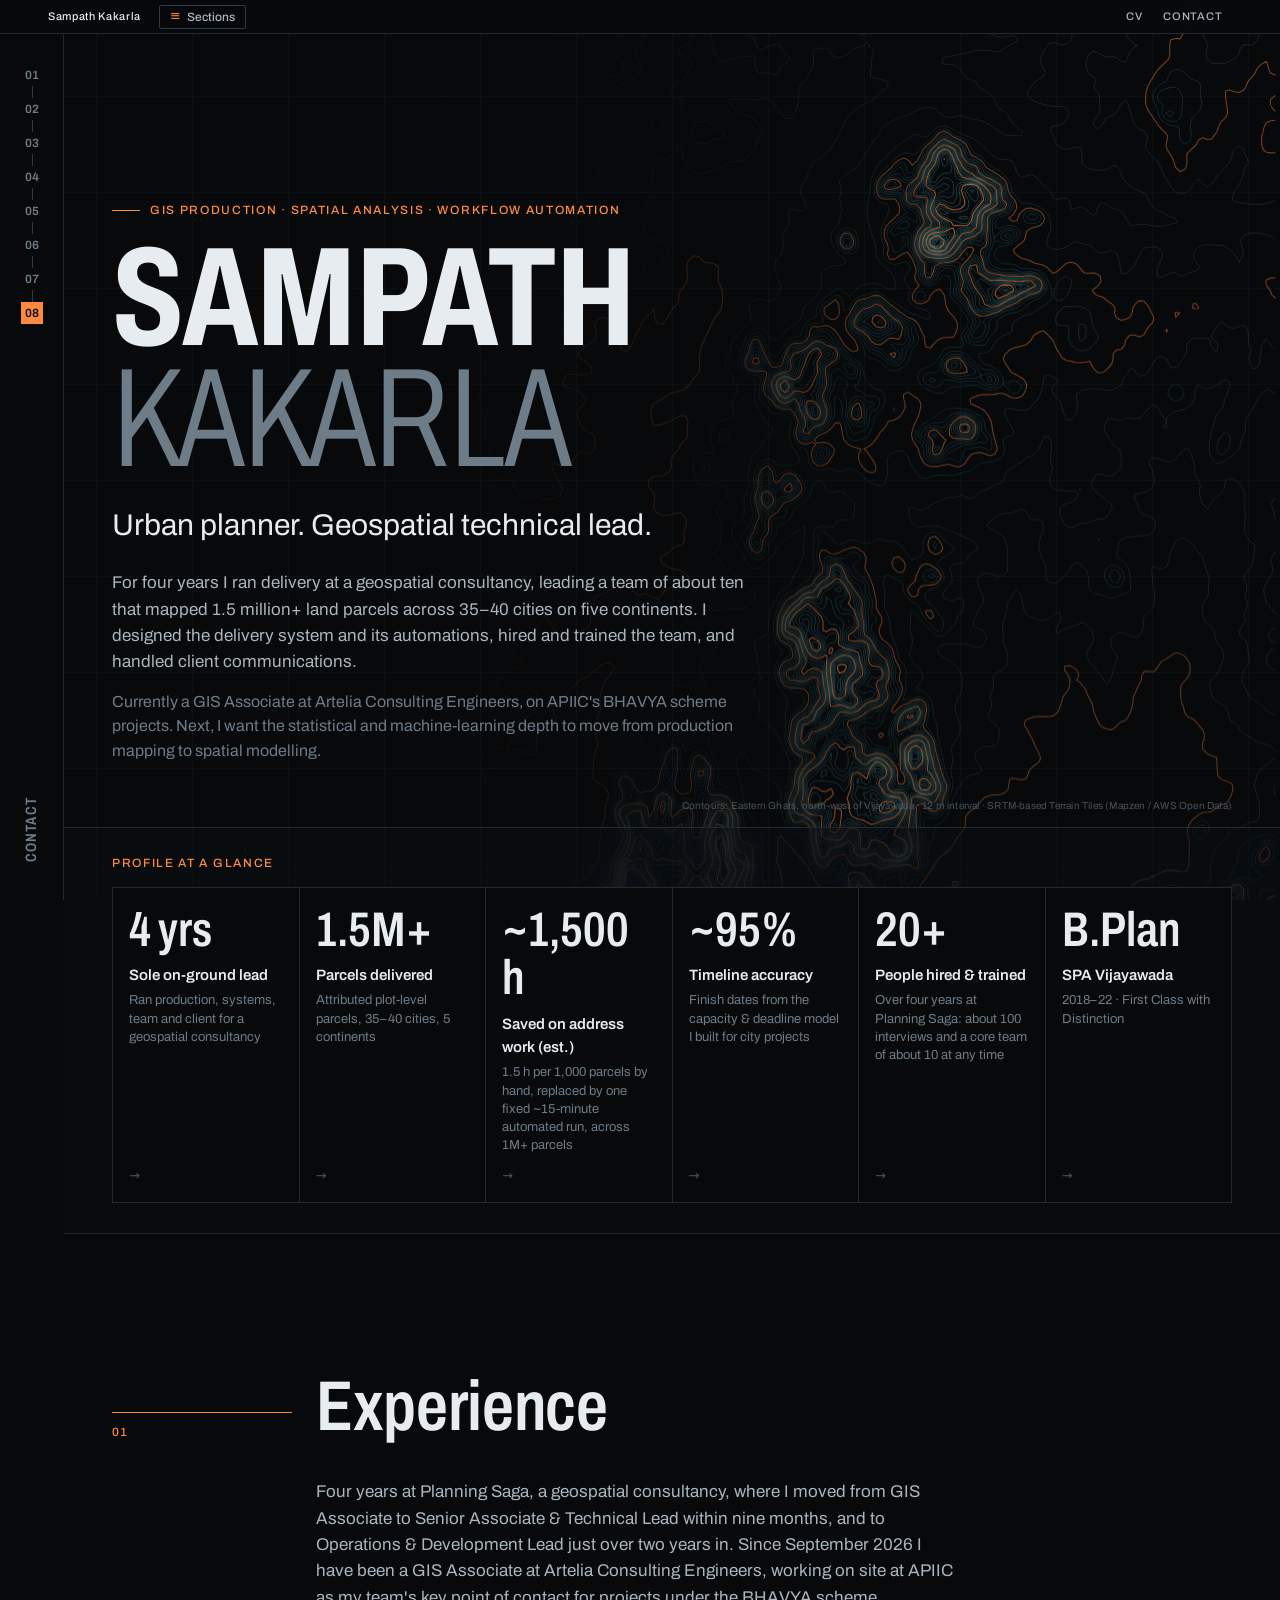
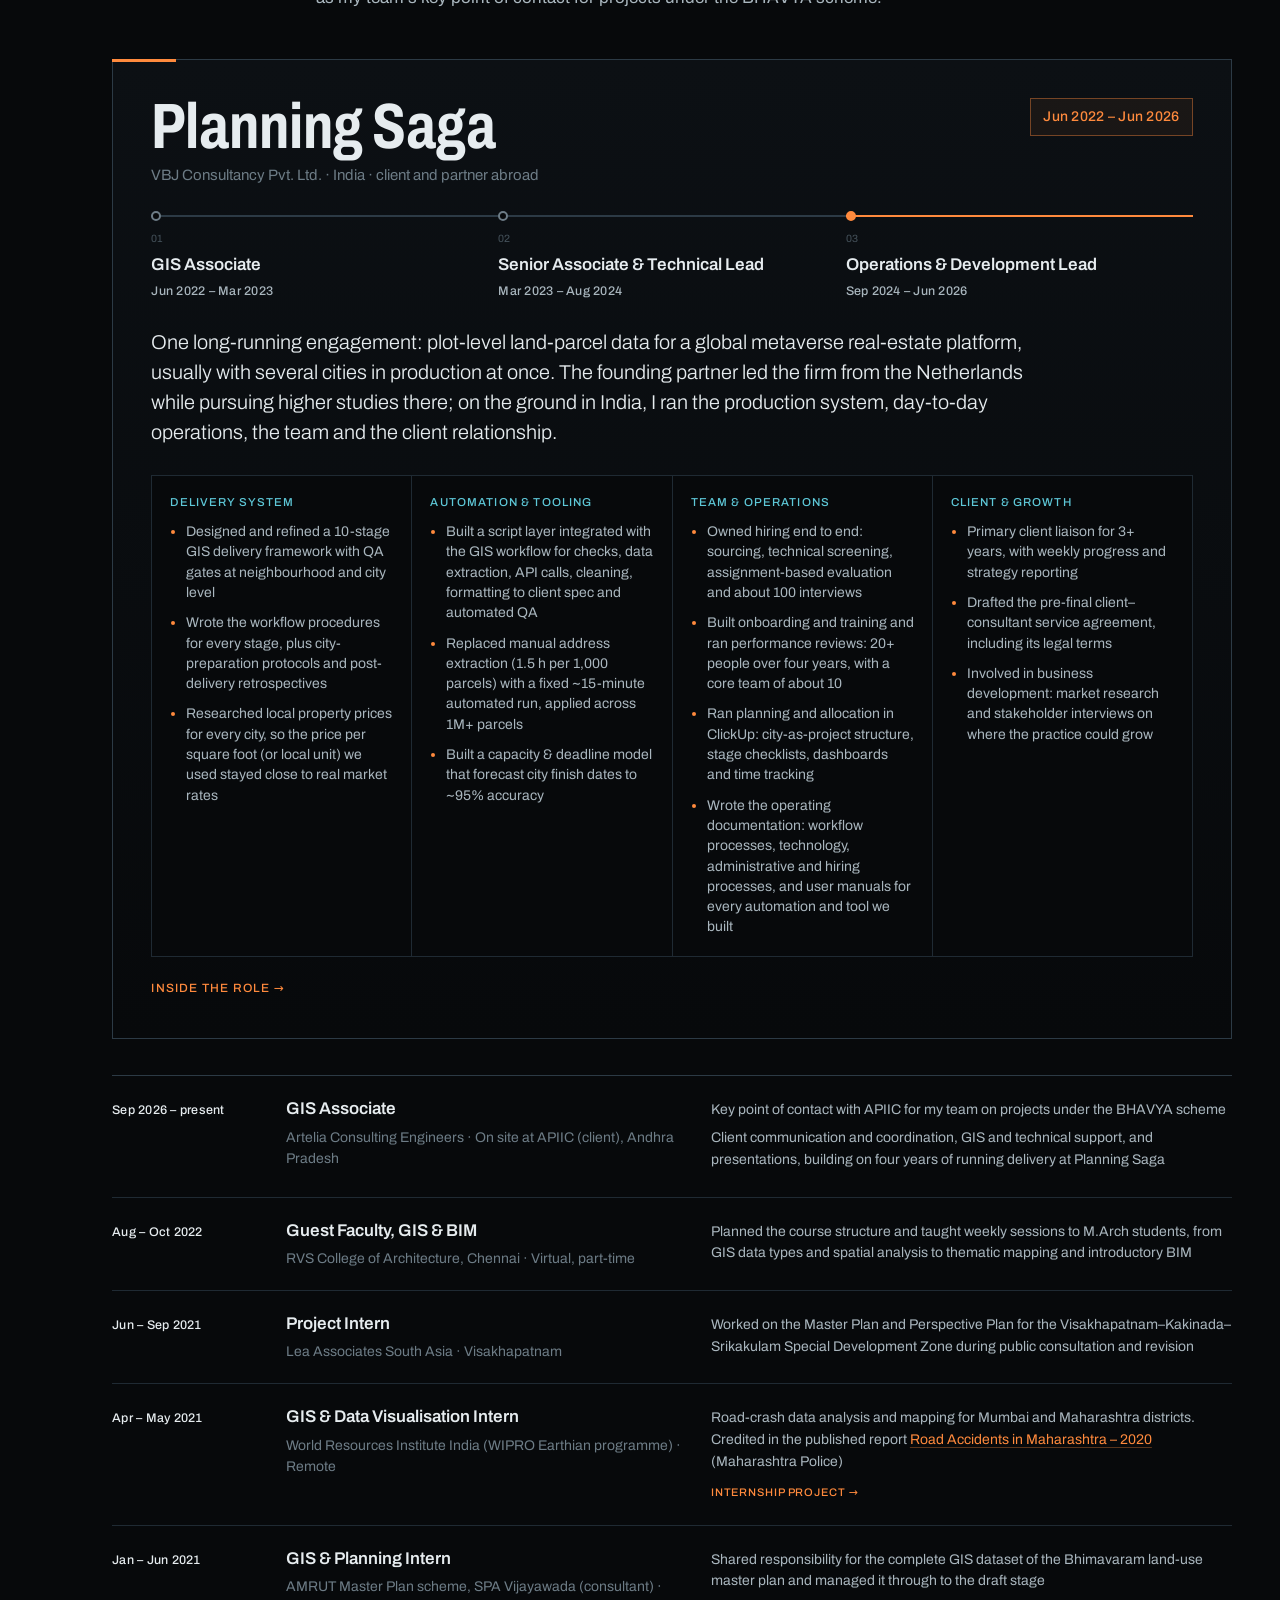
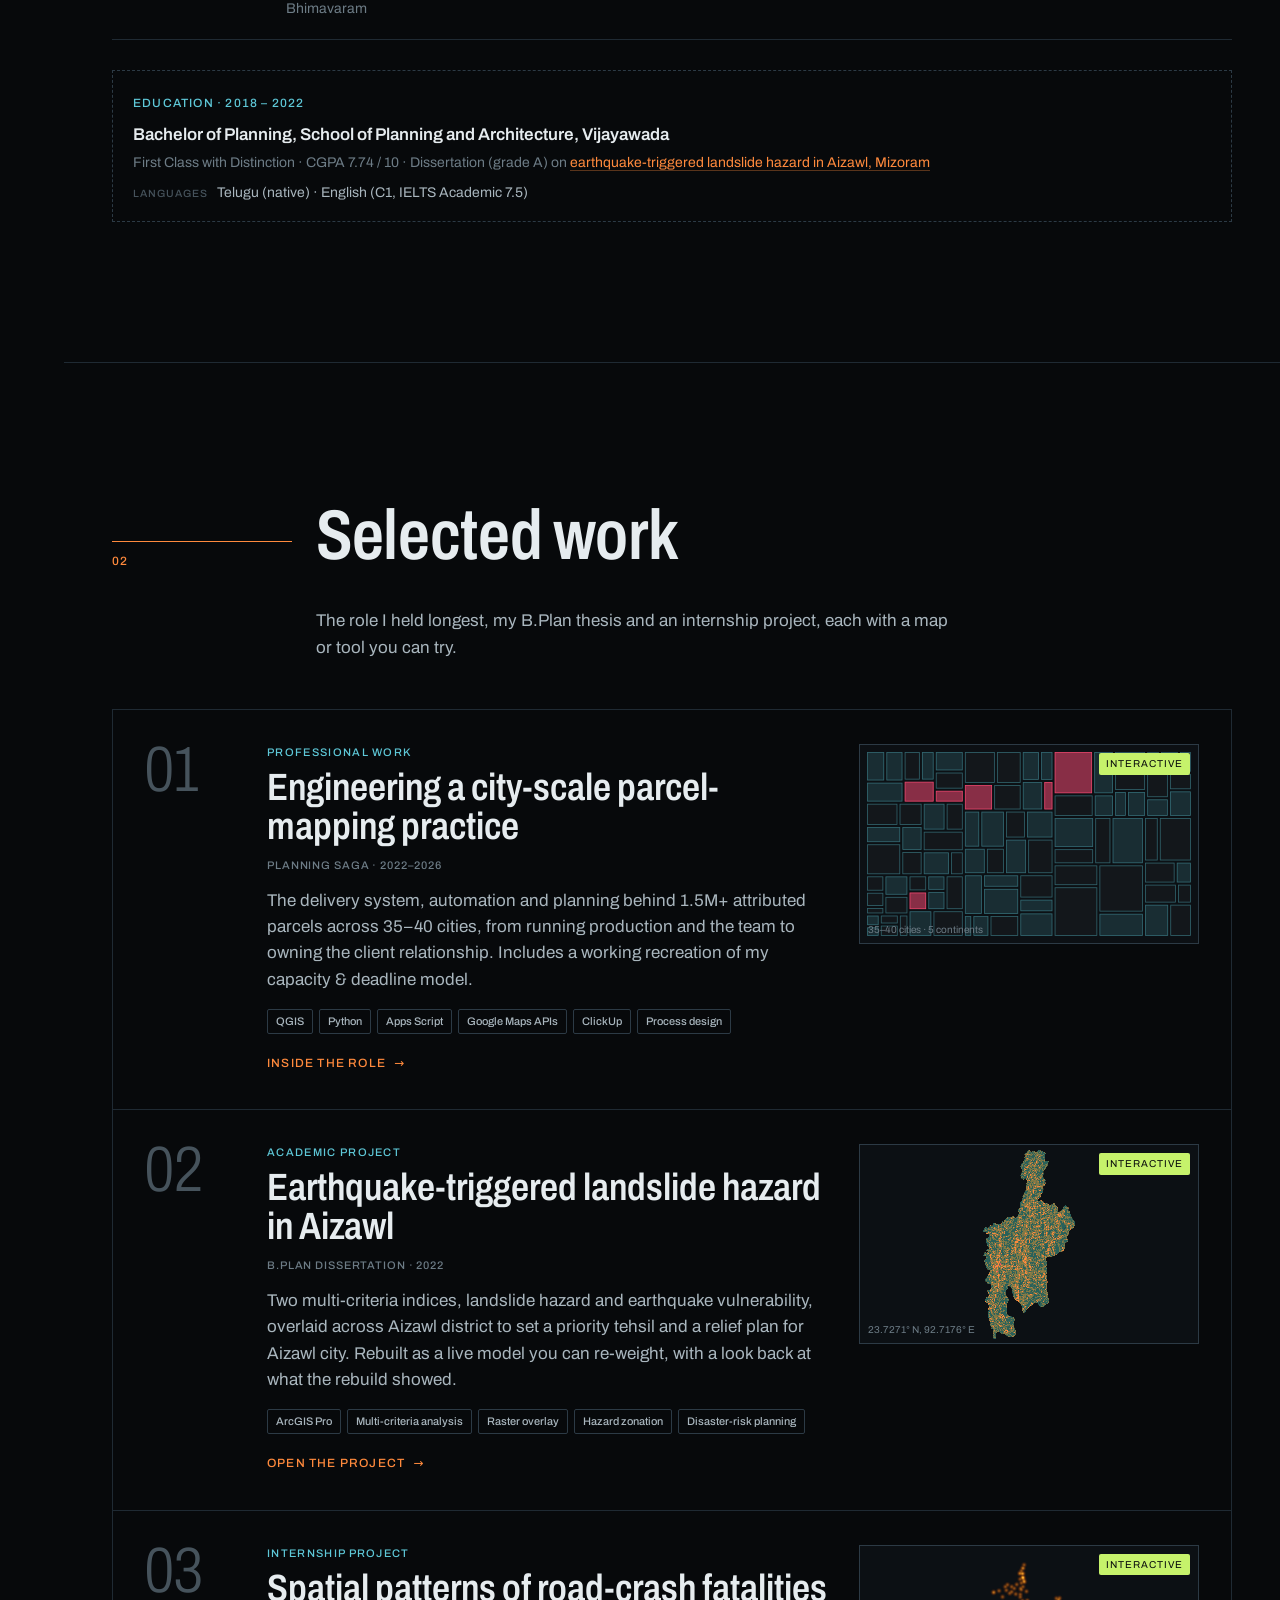
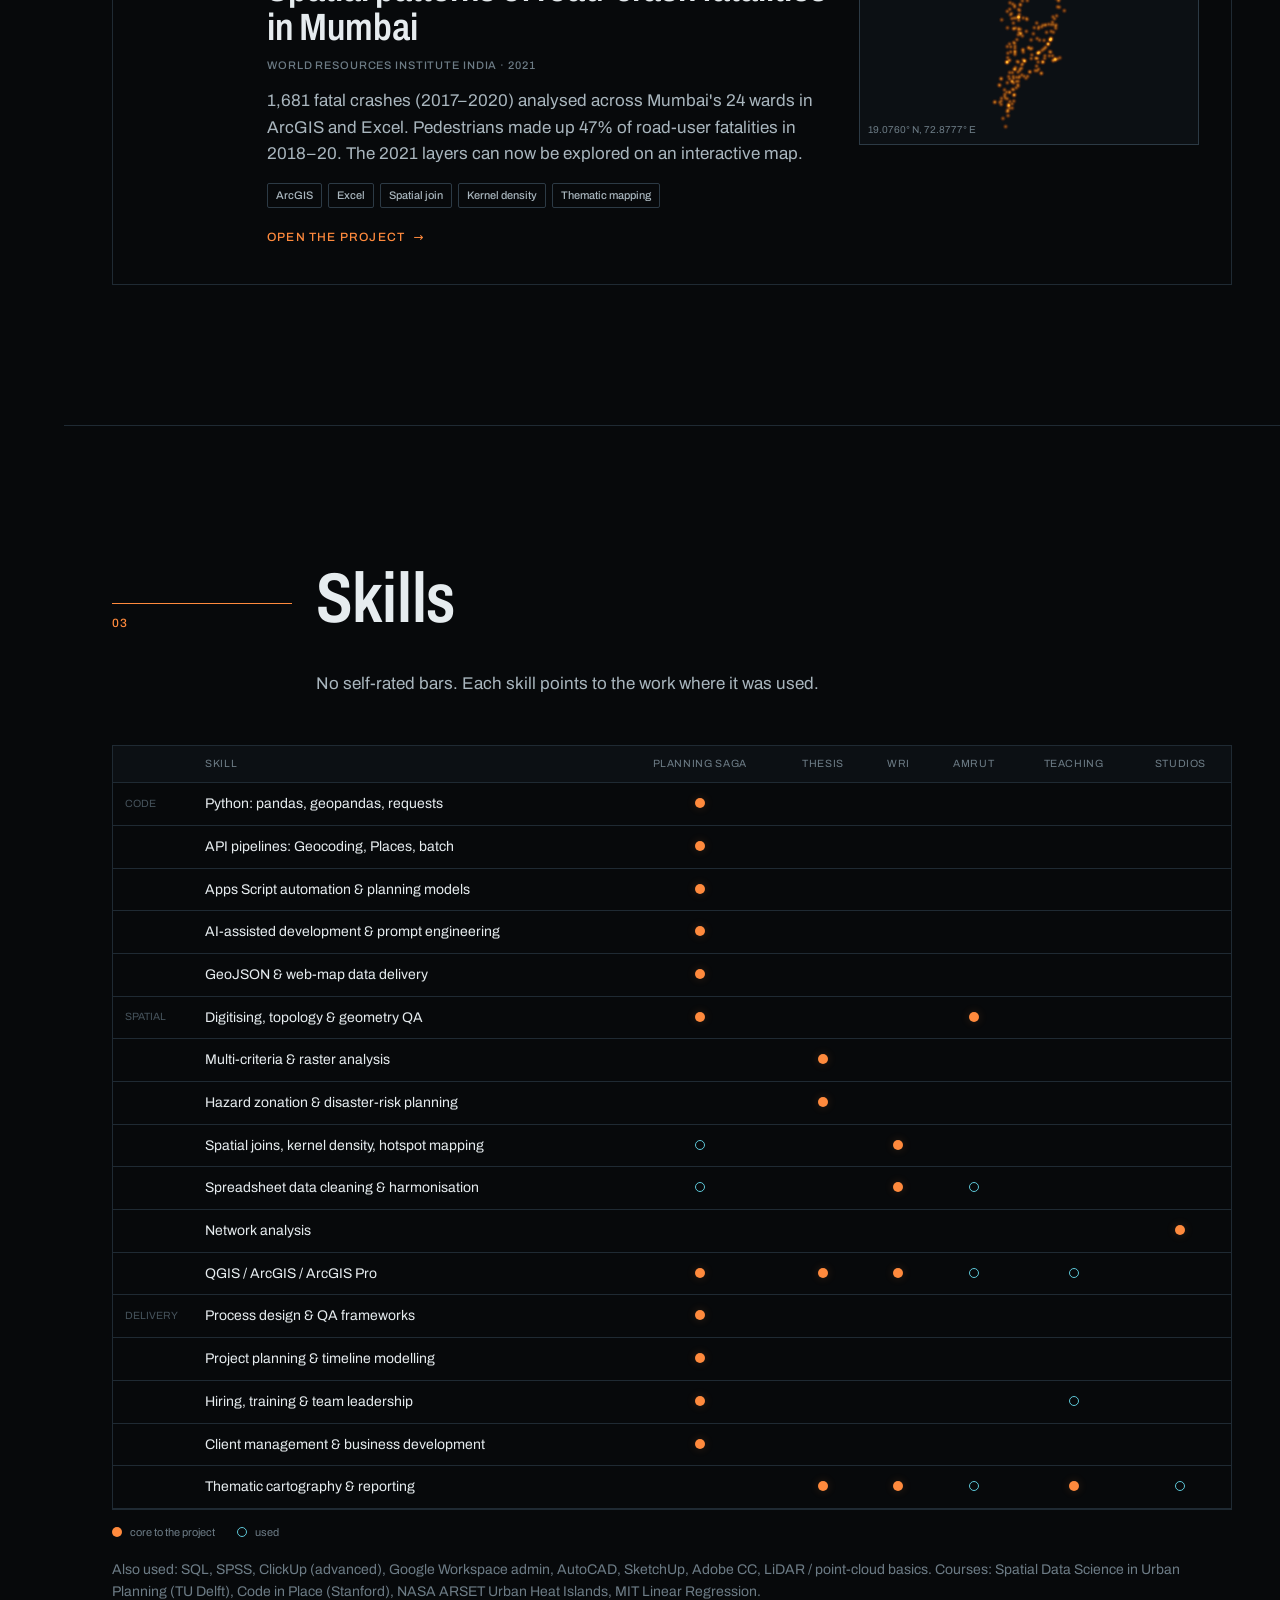
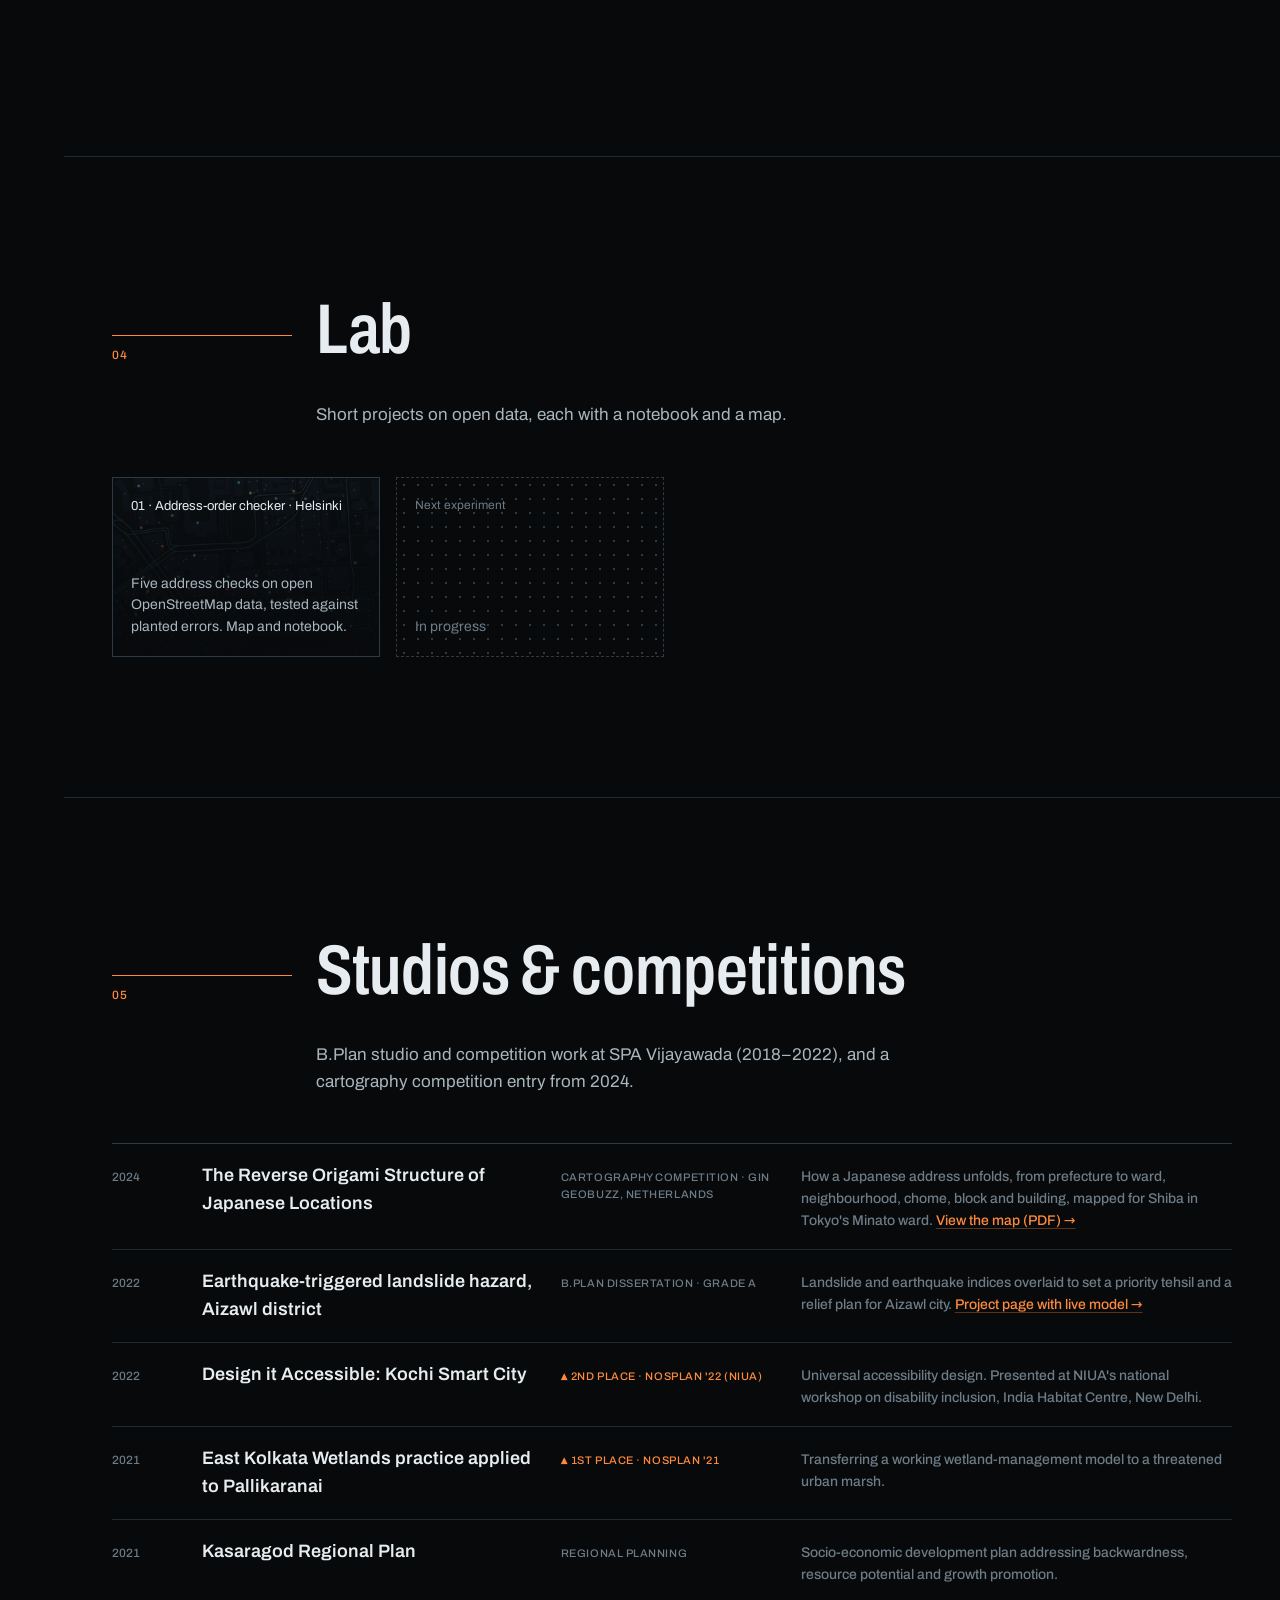
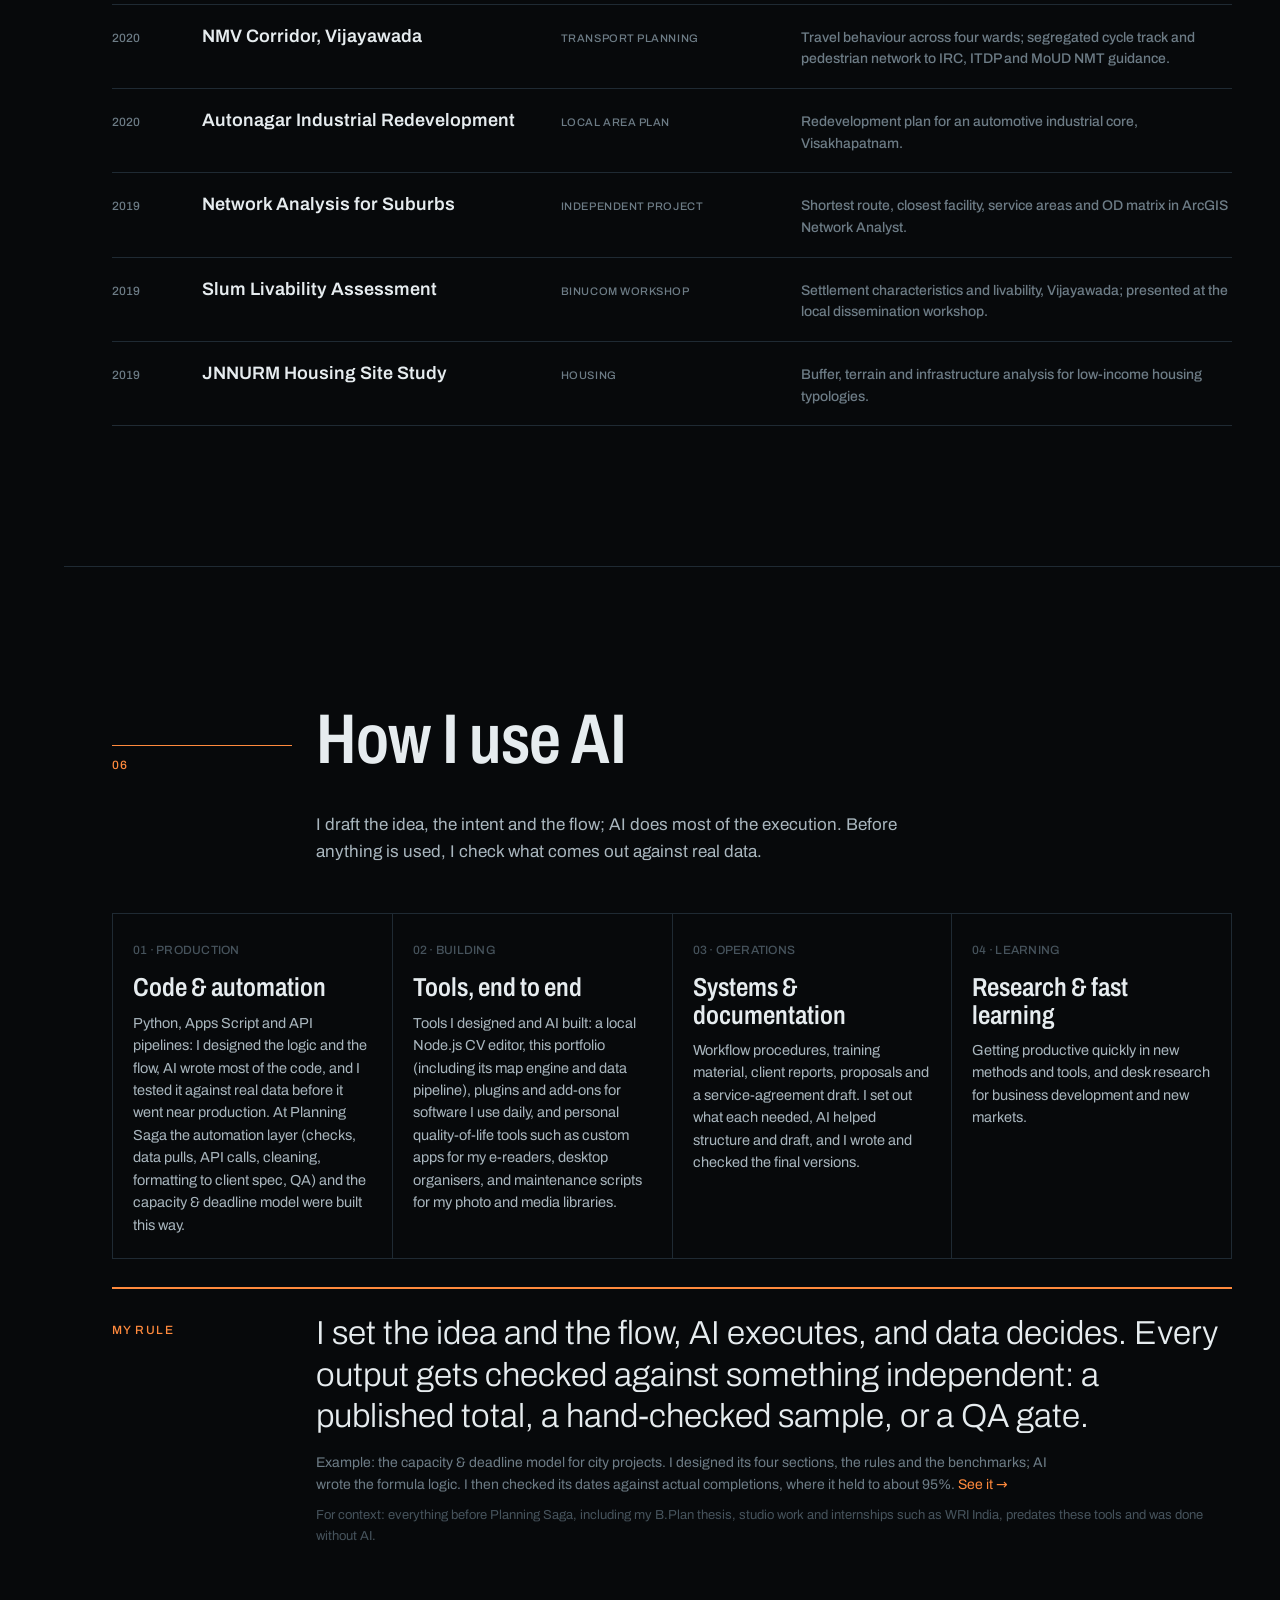
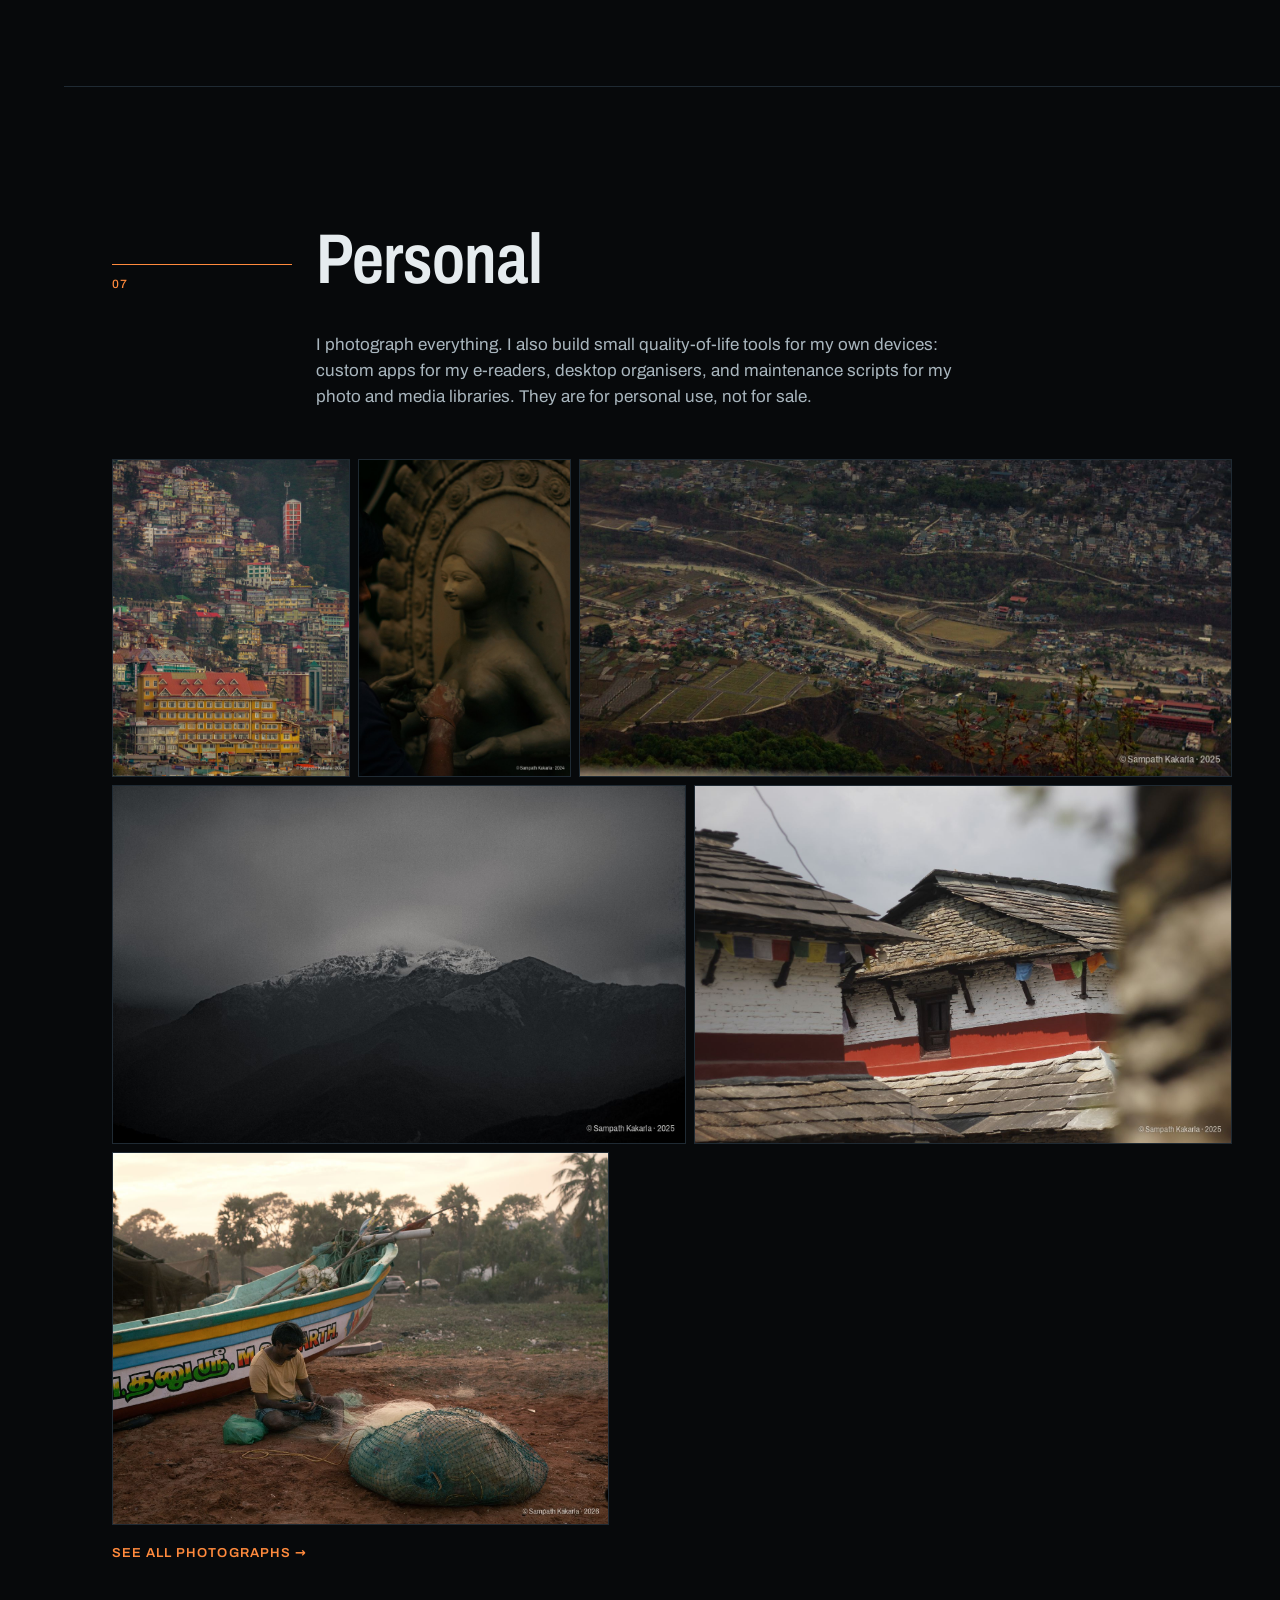
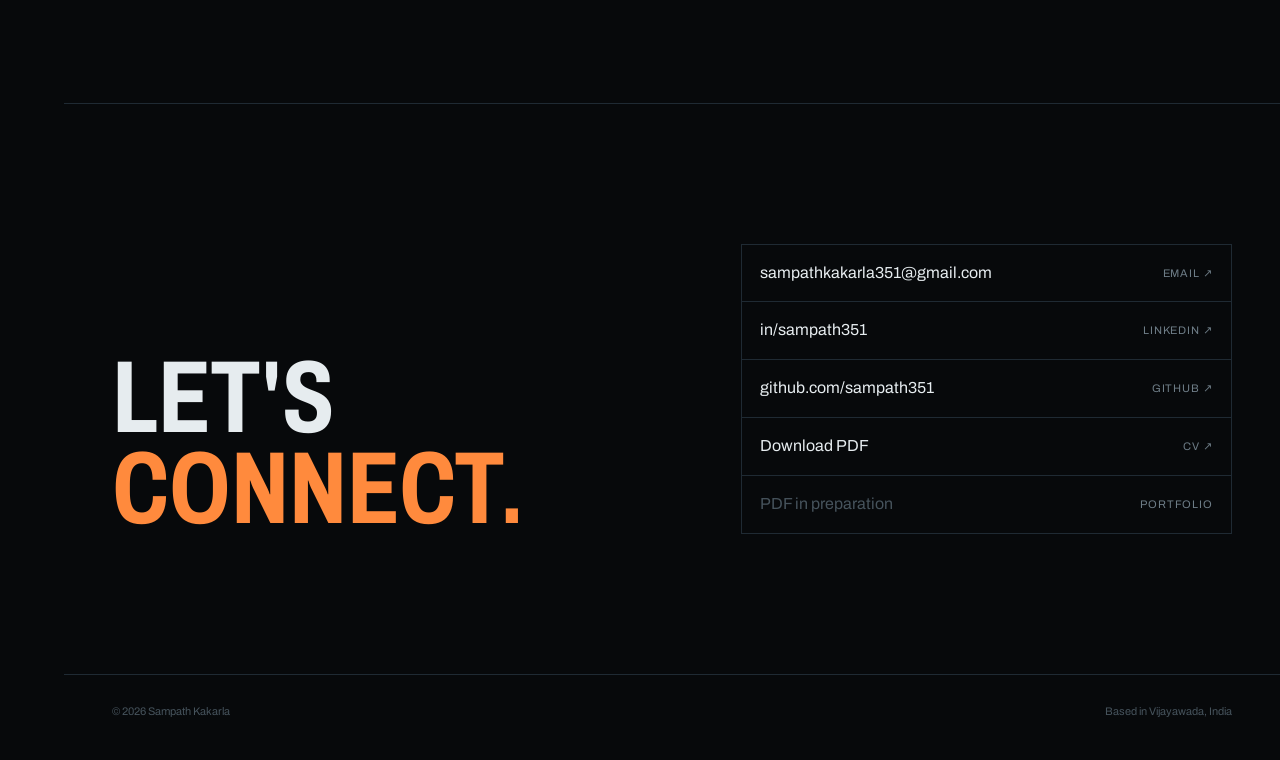
<file: index.html>
<!doctype html>
<html lang="en">
<head>
  <meta charset="utf-8">
  <meta name="viewport" content="width=device-width, initial-scale=1">
  <title>Sampath Kakarla — Geospatial Operations & GIS</title>
  <meta name="description" content="Urban planner and geospatial technical lead. Four years as sole on-ground lead of a geospatial consultancy: 1.5M+ parcels across 35–40 cities. Selected work with interactive maps and tools.">
  <meta name="theme-color" content="#07090b">
  <meta property="og:title" content="Sampath Kakarla — Geospatial Operations & GIS">
  <meta property="og:description" content="Selected work with interactive maps and tools.">
  <link rel="icon" href="assets/img/favicon.svg" type="image/svg+xml">

  <link rel="preload" href="assets/fonts/archivo-wdth.woff2" as="font" type="font/woff2" crossorigin>
  <link rel="stylesheet" href="assets/css/main.css">
</head>
<body>

<header class="hud">
  <a class="id" href="#top">Sampath Kakarla</a>
  <button class="sec-btn" type="button" aria-expanded="false" aria-controls="rail">Sections</button>
  <nav aria-label="Site">
    <a href="assets/docs/Sampath_Kakarla_CV.pdf" target="_blank" rel="noopener" id="hud-cv">CV</a>
    <a href="#contact">Contact</a>
  </nav>
</header>
<nav class="rail" id="rail" aria-label="On this page"></nav>
<div id="bg-terrain" data-terrain="eastern-ghats" data-root="assets/" aria-hidden="true"></div>

<main>
  <!-- HERO -->
  <section class="hero" id="top">
    <span class="terrain-cap" aria-hidden="true"></span>
    <div class="wrap">
      <div class="kicker" data-c="hero.kicker"></div>
      <h1>Sampath<br><span class="thin">Kakarla</span></h1>
      <p class="role" data-c="hero.headline"></p>
      <p class="lede" data-c="hero.statement"></p>
      <p class="lede sub" data-c="hero.intro"></p>
    </div>
  </section>

  <!-- AT A GLANCE -->
  <section class="glance-band" aria-label="Profile at a glance">
    <div class="wrap">
      <div class="glance-h mono" data-c="hero.glanceTitle"></div>
      <div class="glance" id="glance"></div>
    </div>
  </section>

  <!-- EXPERIENCE -->
  <section class="block" id="experience" data-rail="Experience">
    <div class="wrap">
      <div class="sec-head rv">
        <div class="no"><b>01</b></div>
        <h2><span data-c="experience.title"></span> <em data-c="experience.titleMuted"></em></h2>
        <p data-c="experience.intro"></p>
      </div>
      <article class="anchor rv" id="anchor"></article>
      <div class="roles" id="roles"></div>
      <div class="edu rv" id="edu"></div>
    </div>
  </section>

  <!-- WORK -->
  <section class="block" id="work" data-rail="Selected work">
    <div class="wrap">
      <div class="sec-head rv">
        <div class="no"><b>02</b></div>
        <h2><span data-c="work.title"></span> <em data-c="work.titleMuted"></em></h2>
        <p data-c="work.intro"></p>
      </div>
      <div class="work" id="work-list"></div>
    </div>
  </section>

  <!-- EVIDENCE -->
  <section class="block" id="evidence" data-rail="Skills">
    <div class="wrap">
      <div class="sec-head rv">
        <div class="no"><b>04</b></div>
        <h2><span data-c="evidence.title"></span> <em data-c="evidence.titleMuted"></em></h2>
        <p data-c="evidence.intro"></p>
      </div>
      <div class="matrix-wrap rv"><table class="matrix" id="matrix"></table></div>
      <div class="matrix-key"><span><i class="m m2"></i>core to the project</span><span><i class="m m1"></i>used</span></div>
      <p class="toolbox" data-c="evidence.toolbox"></p>
    </div>
  </section>

  <!-- LAB -->
  <section class="block" id="lab" data-rail="Lab">
    <div class="wrap">
      <div class="sec-head rv">
        <div class="no"><b>05</b></div>
        <h2><span data-c="lab.title"></span> <em data-c="lab.titleMuted"></em></h2>
        <p data-c="lab.intro"></p>
      </div>
      <div class="lab" id="lab-list"></div>
    </div>
  </section>

  <!-- ACADEMIC -->
  <section class="block" id="academic" data-rail="Studios &amp; competitions">
    <div class="wrap">
      <div class="sec-head rv">
        <div class="no"><b>06</b></div>
        <h2><span data-c="academic.title"></span> <em data-c="academic.titleMuted"></em></h2>
        <p data-c="academic.intro"></p>
      </div>
      <div class="ledger" id="ledger"></div>
    </div>
  </section>

  <!-- WRITING -->
  <section class="block" id="writing" data-rail="Field notes">
    <div class="wrap">
      <div class="sec-head rv">
        <div class="no"><b>07</b></div>
        <h2><span data-c="writing.title"></span> <em data-c="writing.titleMuted"></em></h2>
        <p data-c="writing.intro"></p>
      </div>
      <div id="writing-list"></div>
    </div>
  </section>

  <!-- APPROACH / AI -->
  <section class="block" id="approach" data-rail="How I use AI">
    <div class="wrap">
      <div class="sec-head rv">
        <div class="no"><b>03</b></div>
        <h2><span data-c="approach.title"></span> <em data-c="approach.titleMuted"></em></h2>
        <p data-c="approach.intro"></p>
      </div>
      <div class="approach" id="approach-list"></div>
      <aside class="principle rv" id="principle"></aside>
    </div>
  </section>

  <!-- PERSONAL -->
  <section class="block" id="personal" data-rail="Personal">
    <div class="wrap">
      <div class="sec-head rv">
        <div class="no"><b>08</b></div>
        <h2 data-c="personal.title"></h2>
        <p data-c="personal.intro"></p>
      </div>
      <div class="photos" id="photos"></div>
    </div>
  </section>

  <!-- CONTACT -->
  <section class="block" id="contact" data-rail="Contact">
    <div class="wrap contact">
      <div class="rv">
        <h2 id="contact-title"></h2>
        <p class="contact-note" data-c="contact.note"></p>
      </div>
      <div class="links rv" id="links"></div>
    </div>
  </section>
</main>

<footer class="foot">
  <div class="wrap"><span>© <span id="year"></span> Sampath Kakarla</span><span>Based in Vijayawada, India</span></div>
</footer>

<script src="assets/vendor/marked.umd.js"></script>
<script src="assets/js/content.js"></script>
<script src="assets/js/bg-terrain.js"></script>
<script src="assets/js/rail.js"></script>
<script src="assets/js/photos.js"></script>
<script src="assets/js/main.js"></script>
</body>
</html>
</file>
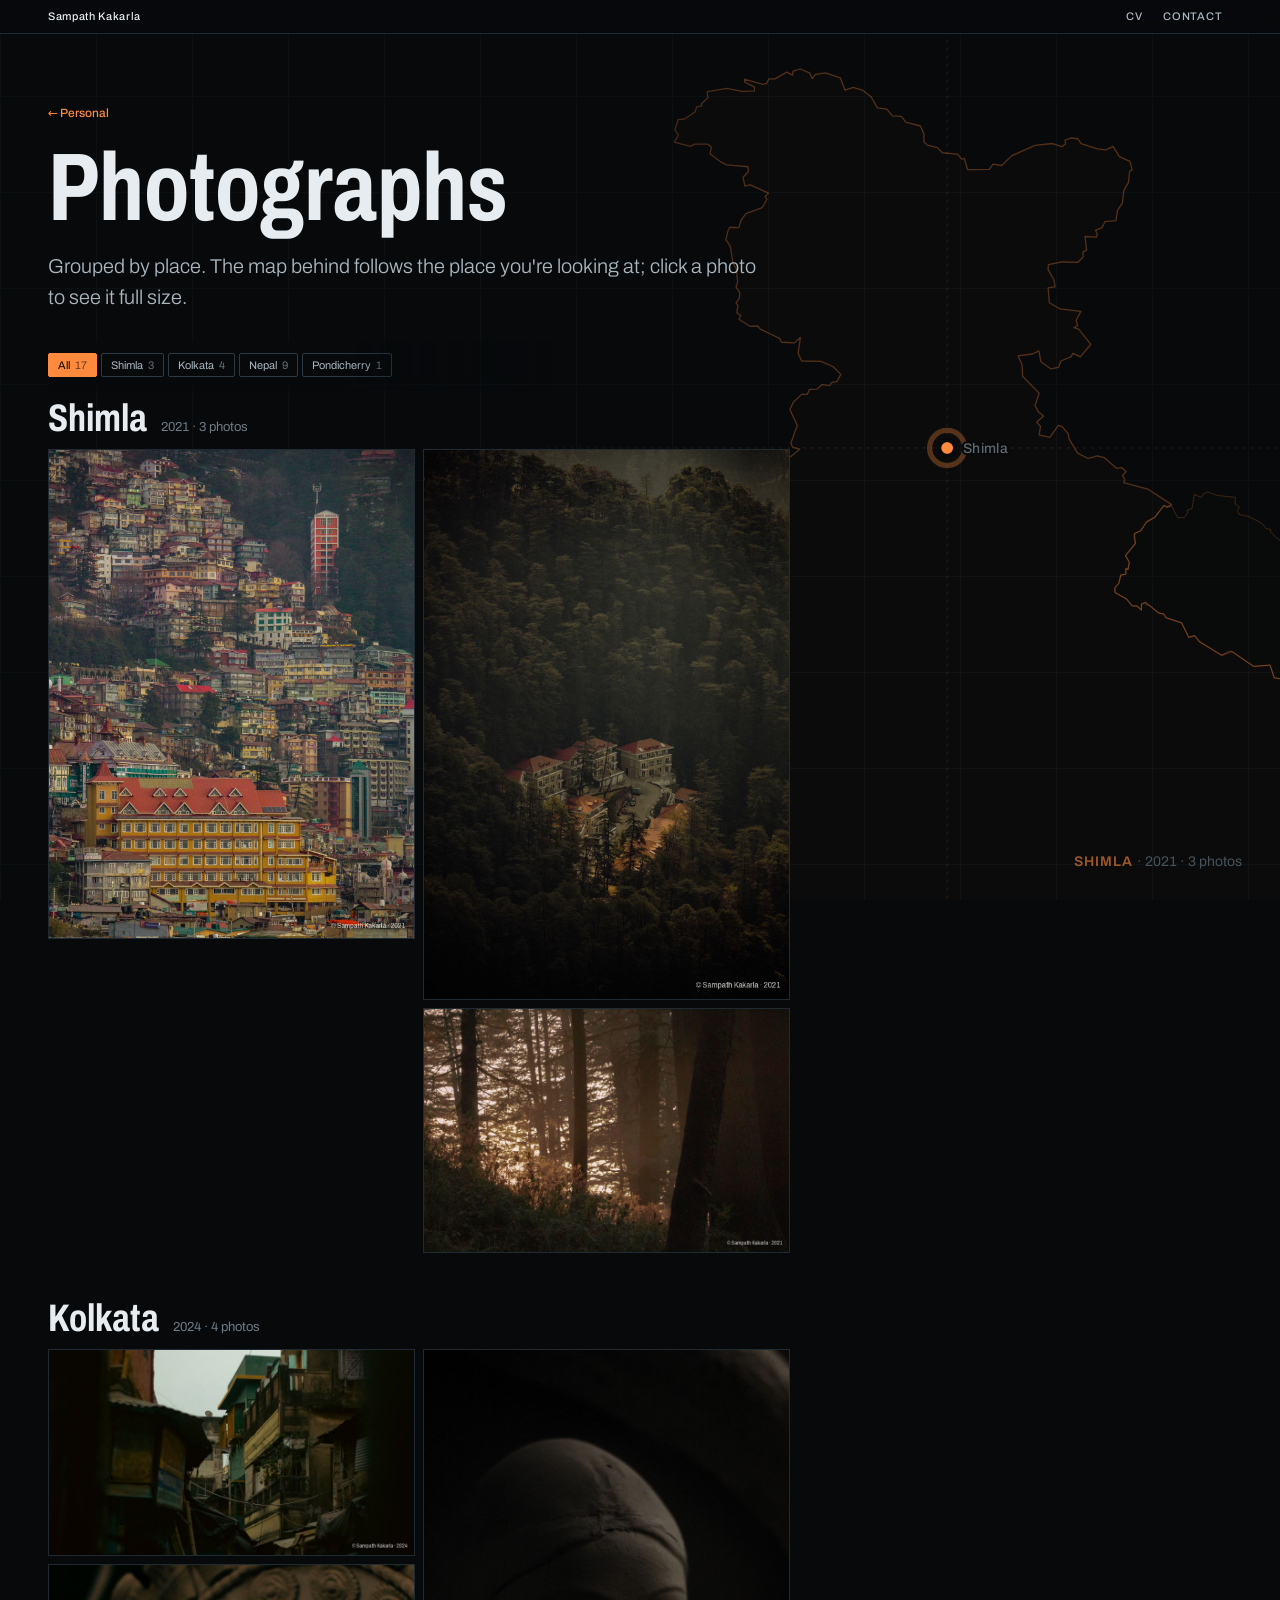
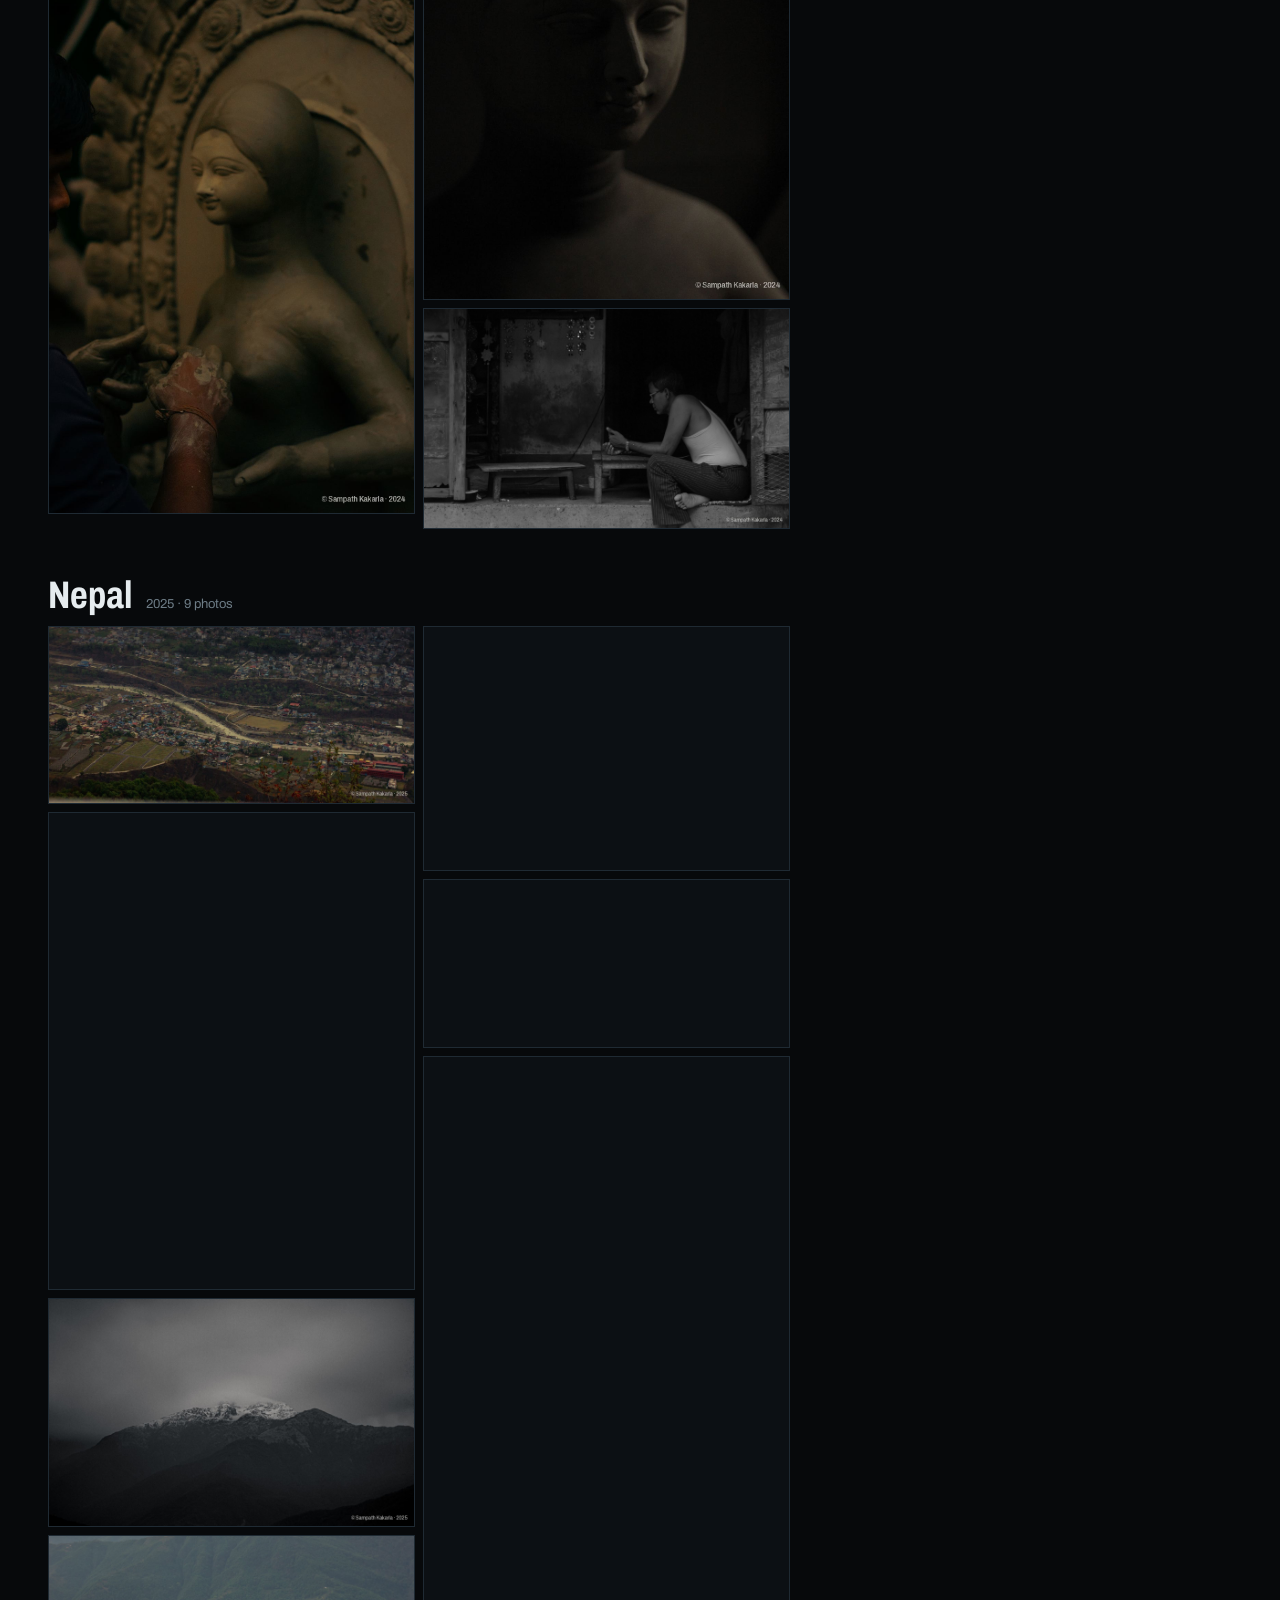
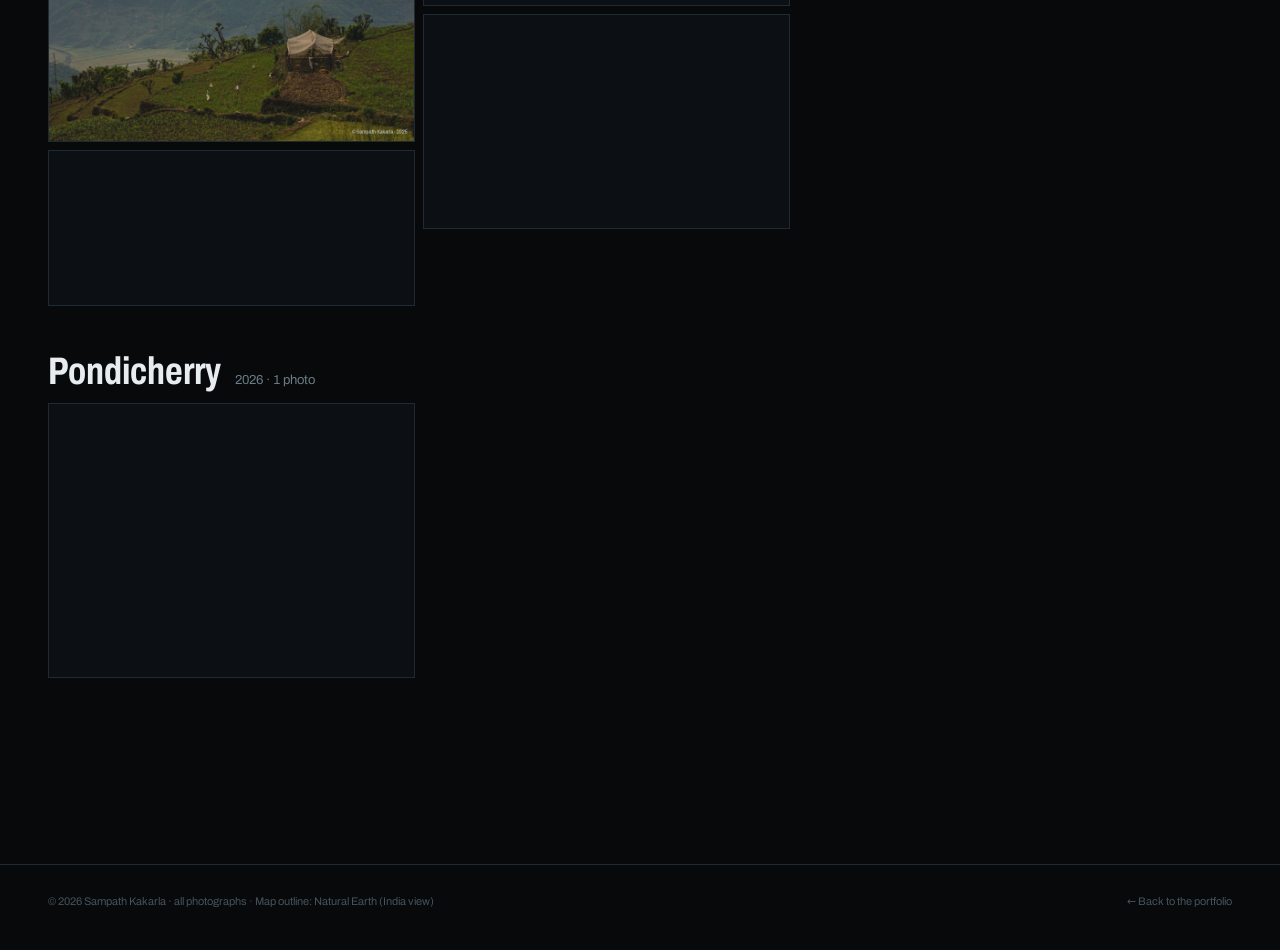
<file: photography.html>
<!doctype html>
<html lang="en">
<head>
  <meta charset="utf-8">
  <meta name="viewport" content="width=device-width, initial-scale=1">
  <title>Photographs — Sampath Kakarla</title>
  <meta name="description" content="Photographs by Sampath Kakarla, grouped by the places they were taken, with a locator map.">
  <meta name="theme-color" content="#07090b">
  <link rel="icon" href="assets/img/favicon.svg" type="image/svg+xml">
  <link rel="preload" href="assets/fonts/archivo-wdth.woff2" as="font" type="font/woff2" crossorigin>
  <link rel="stylesheet" href="assets/css/main.css">
</head>
<body class="gallery-page">

<header class="hud">
  <a class="id" href="index.html">Sampath Kakarla</a>
  <nav aria-label="Site">
    <a href="assets/docs/Sampath_Kakarla_CV.pdf" target="_blank" rel="noopener">CV</a>
    <a href="index.html#contact">Contact</a>
  </nav>
</header>
<div class="ph-bg" id="ph-bg" aria-hidden="true"></div>
<div class="ph-mini" id="ph-mini" aria-label="Where these were taken"></div>

<main>
  <section class="ph-hero" id="top">
    <div class="wrap">
      <div class="crumb"><a href="index.html#personal">← Personal</a></div>
      <h1 data-c="personal.galleryTitle">Photographs</h1>
      <p class="sub" data-c="personal.galleryIntro"></p>
    </div>
  </section>
  <section class="block ph-block" aria-label="Photographs">
    <div class="wrap ph-layout">
      <div class="ph-main">
        <div class="ph-bar"><div class="chips ph-filters" id="ph-filters" role="group" aria-label="Show photos from"></div></div>
        <div id="gallery"></div>
      </div>
    </div>
  </section>
</main>

<footer class="foot"><div class="wrap"><span>© <span id="year"></span> Sampath Kakarla · all photographs · Map outline: Natural Earth (India view)</span><a href="index.html">← Back to the portfolio</a></div></footer>

<script src="assets/vendor/marked.umd.js"></script>
<script src="assets/js/content.js"></script>
<script src="assets/js/photos.js"></script>
<script src="assets/js/places-map.js"></script>
<script>
/* Photography page. Content: site.json → personal (edited in the admin: Home page → Personal).
   Every photo switched on ("Show") appears, grouped by its Place, in list order. The chips show one place or all;
   the locator map marks the place you're looking at (in "All", it follows the group in view as you scroll). */
(async function () {
  const S = await C.load("content/site.json"), P = S.personal || {};
  C.fill(S);
  document.getElementById("year").textContent = new Date().getFullYear();
  const esc = C.esc;
  const items = await Photos.prepare((P.photos || []).filter((x) => x && x.src && x.show !== false));
  const OTHER = "Other places";
  const placeOf = (x) => x.place || OTHER;
  const names = [...new Set(items.map(placeOf))];
  const groups = names.map((n) => {
    const list = items.filter((x) => placeOf(x) === n), ys = [...new Set(list.map((x) => x.year).filter(Boolean))].sort();
    return { name: n, list, years: ys.length > 1 ? `${ys[0]}–${ys[ys.length - 1]}` : ys[0] || "" };
  });
  const info = (g) => g ? `<b>${esc(g.name)}</b>${g.years ? ` · ${esc(g.years)}` : ""} · ${g.list.length} photo${g.list.length > 1 ? "s" : ""}` : `<b>All places</b> · ${items.length} photos`;

  const box = document.getElementById("gallery"), bar = document.getElementById("ph-filters");
  // the dim, zoomed-in backdrop (all screens) and the small locator (phones), kept in step
  const used = (P.places || []).filter((p) => names.includes(p.name)), GEO = "assets/geo/south-asia.json";
  const maps = await Promise.all([PlacesMap(document.getElementById("ph-bg"), GEO, used, { mode: "backdrop" }),
                                  PlacesMap(document.getElementById("ph-mini"), GEO, used, { mode: "mini", onPick: (n) => pick(n, true) })]);
  const map = { set: (n, i) => maps.forEach((m) => m.set(n, i)) };
  let sel = "*", spyOn = false, spyRaf = 0;

  function paintChips() {
    const chip = (v, label, n) => `<button class="chip${v === sel ? " on" : ""}" type="button" data-v="${esc(v)}" aria-pressed="${v === sel}">${esc(label)} <span>${n}</span></button>`;
    bar.innerHTML = chip("*", "All", items.length) + groups.map((g) => chip(g.name, g.name, g.list.length)).join("");
  }
  function draw() {
    spyOn = false;
    const show = sel === "*" ? groups : groups.filter((g) => g.name === sel);
    box.innerHTML = show.map((g, i) => `<section class="ph-group" data-g="${esc(g.name)}"><header class="ph-gh rv"><h2>${esc(g.name)}</h2><span>${g.years ? esc(g.years) + " · " : ""}${g.list.length} photo${g.list.length > 1 ? "s" : ""}</span></header><div class="photos" data-gi="${i}"></div></section>`).join("");
    box.querySelectorAll(".photos[data-gi]").forEach((el) => Photos.render(el, show[+el.dataset.gi].list, { layout: P.layout || "rows", size: P.size || "m" }));
    C.reveal(); setTimeout(() => box.querySelectorAll(".rv").forEach((e) => e.classList.add("in")), 80);
    if (sel !== "*") { map.set(sel, info(groups.find((g) => g.name === sel))); return; }
    // "All": the map follows the group in view (the last group whose top has passed 40% of the screen;
    // at the very bottom of the page, the last group)
    spyOn = true; spy();
  }
  function spy() {
    if (!spyOn) return;
    const secs = [...box.querySelectorAll(".ph-group")], ref = innerHeight * .4;
    let el = secs[0];
    secs.forEach((s) => { if (s.getBoundingClientRect().top <= ref) el = s; });
    if (innerHeight + scrollY >= document.documentElement.scrollHeight - 4) el = secs[secs.length - 1];
    const g = el && groups.find((q) => q.name === el.dataset.g);
    if (g) map.set(g.name, info(g));
  }
  addEventListener("scroll", () => { if (!spyRaf) spyRaf = requestAnimationFrame(() => { spyRaf = 0; spy(); }); }, { passive: true });
  function pick(v, fromMap) {
    sel = v; paintChips(); draw();
    if (fromMap || scrollY > box.getBoundingClientRect().top + scrollY - 140) box.scrollIntoView({ behavior: matchMedia("(prefers-reduced-motion: reduce)").matches ? "auto" : "smooth", block: "start" });
  }
  bar.addEventListener("click", (e) => { const b = e.target.closest("button[data-v]"); if (b) pick(b.dataset.v); });
  paintChips(); draw();
})();
</script>
</body>
</html>
</file>
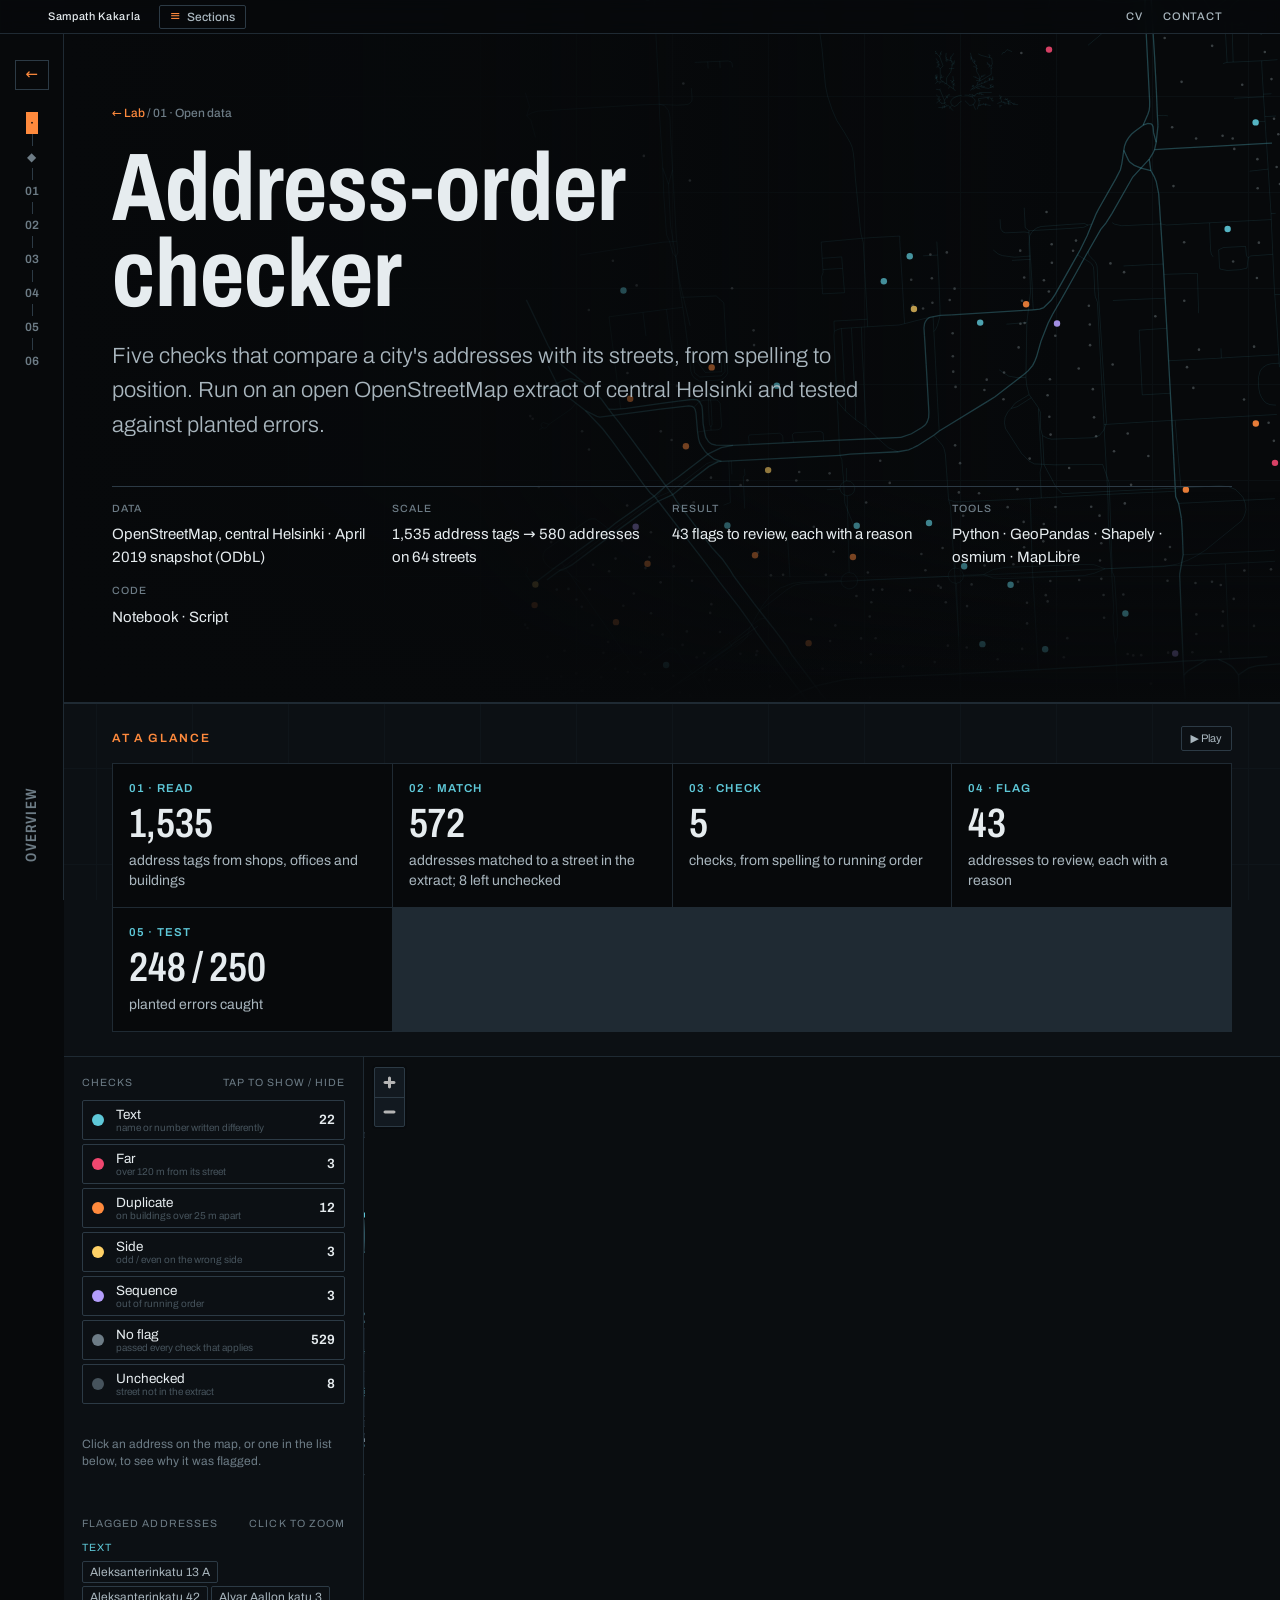
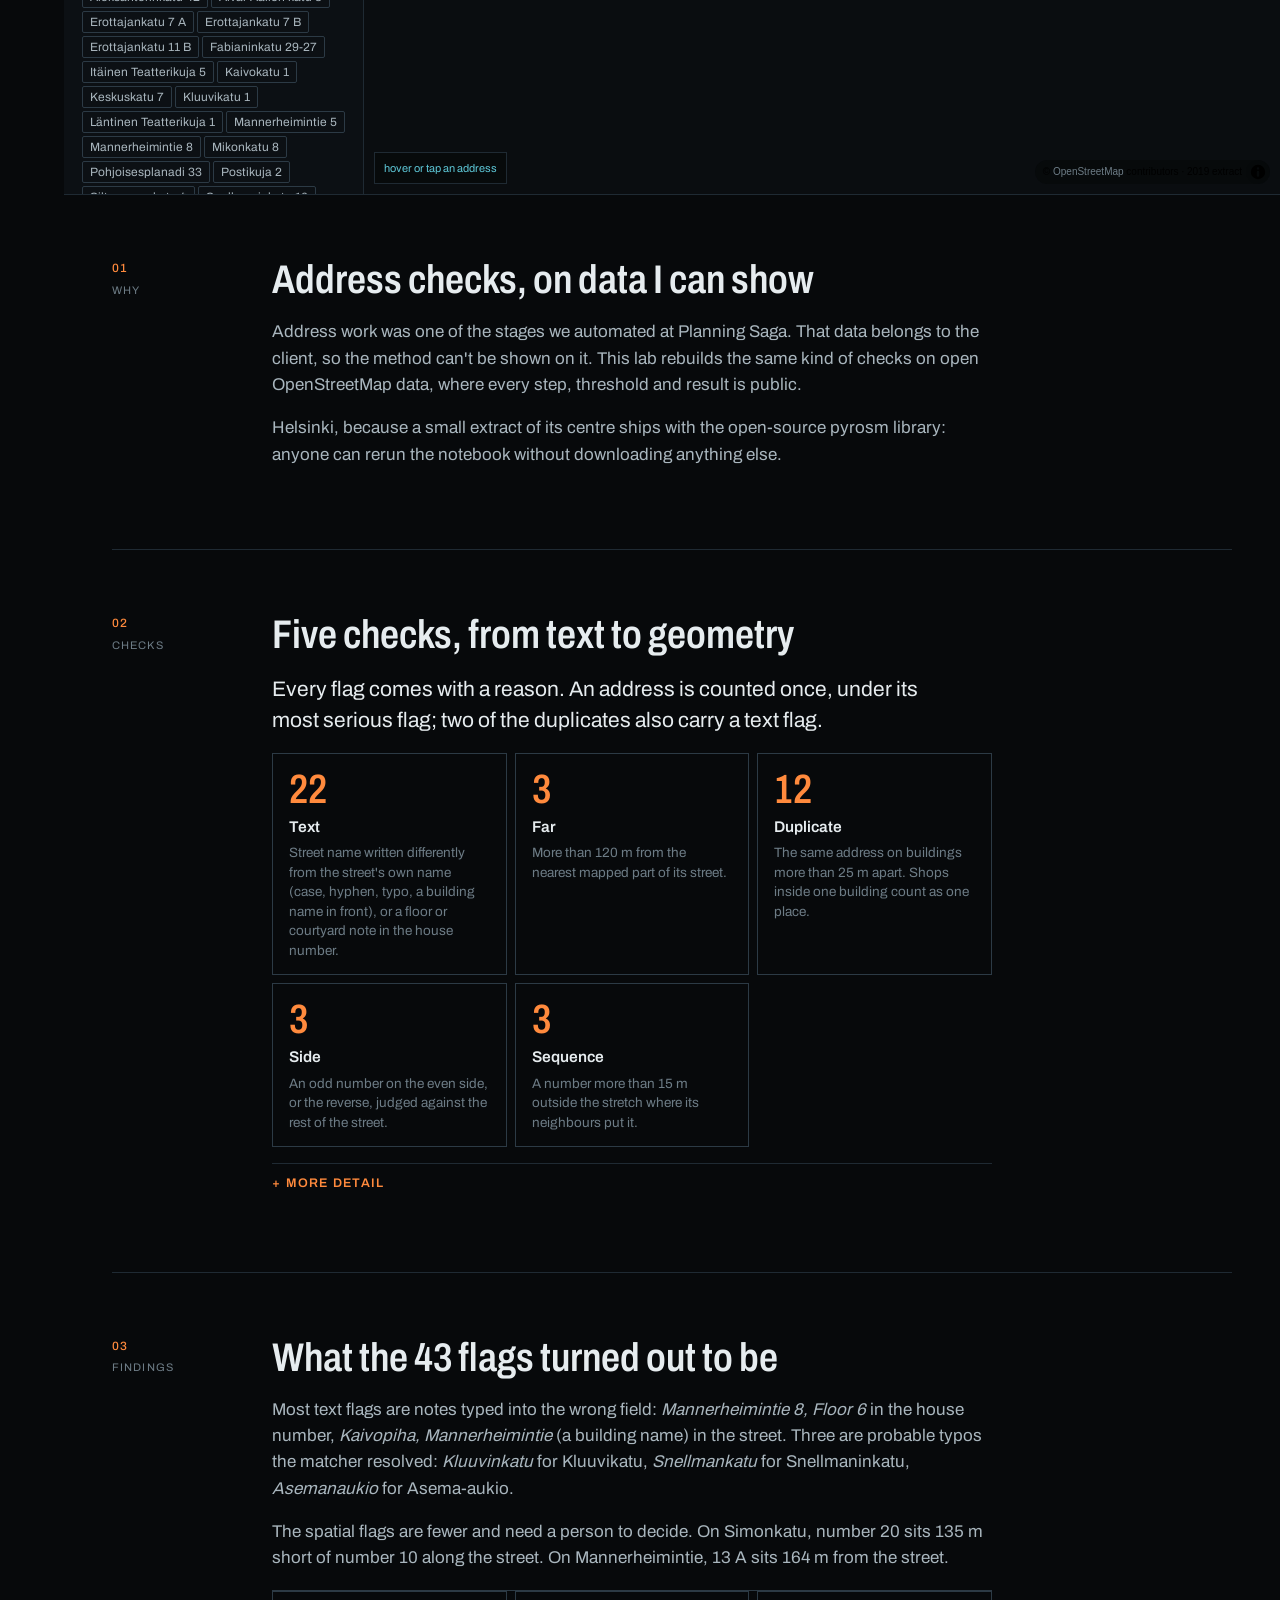
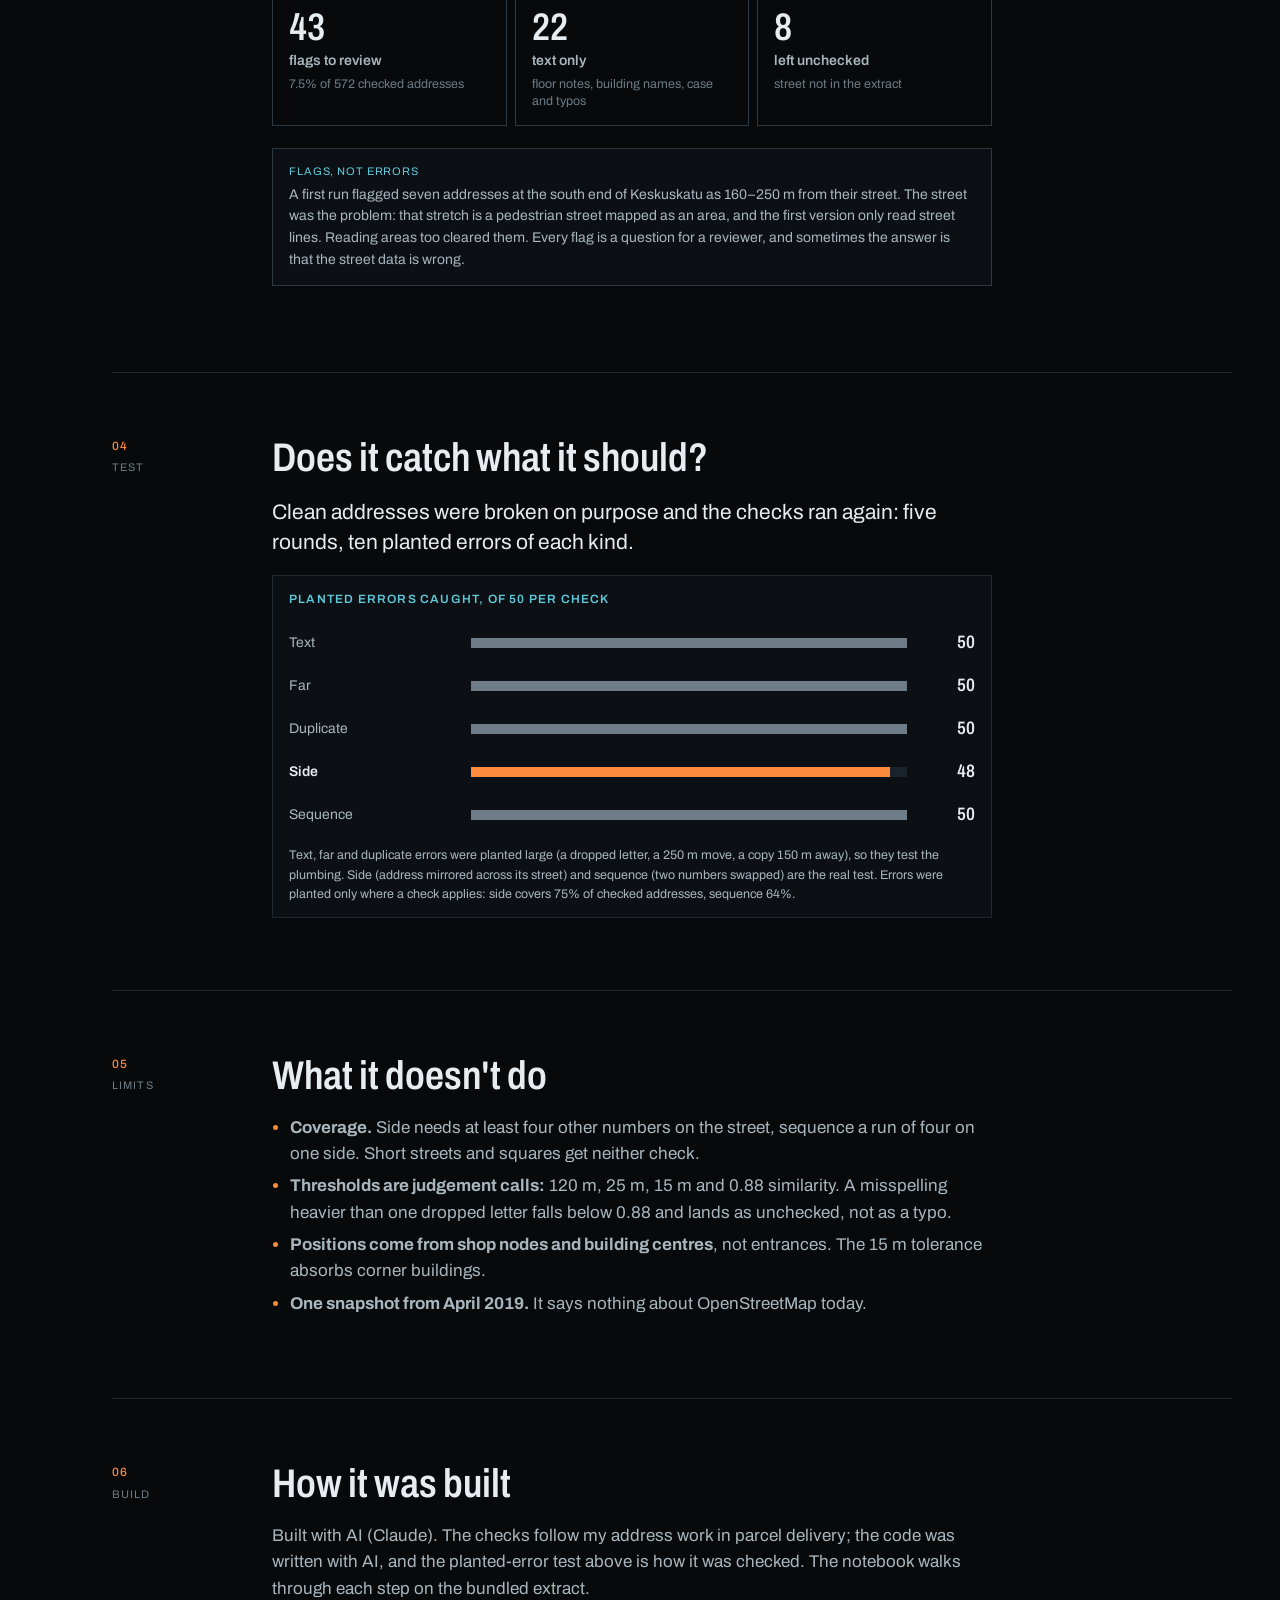
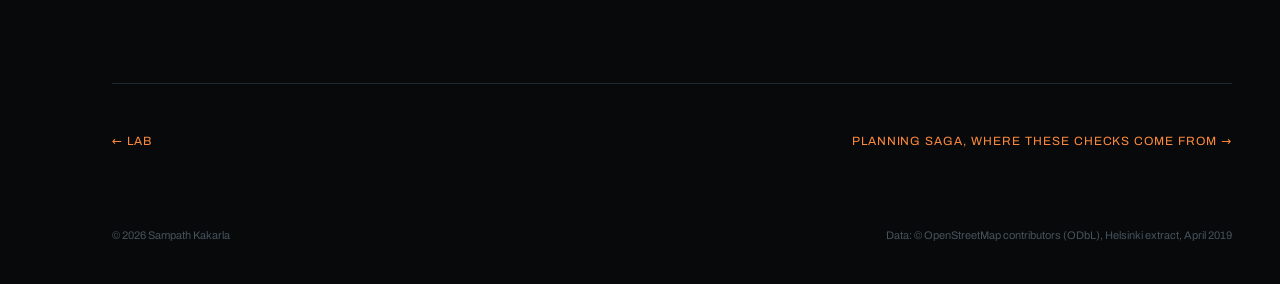
<file: lab/address-order.html>
<!doctype html>
<html lang="en">
<head>
  <meta charset="utf-8">
  <meta name="viewport" content="width=device-width, initial-scale=1">
  <title>Address-order checker — Sampath Kakarla</title>
  <meta name="description" content="Lab project: five address checks (text, distance, duplicates, odd/even side, running order) run on an open OpenStreetMap extract of central Helsinki and tested against planted errors.">
  <meta name="theme-color" content="#07090b">
  <link rel="icon" href="../assets/img/favicon.svg" type="image/svg+xml">
  <link rel="preload" href="../assets/fonts/archivo-wdth.woff2" as="font" type="font/woff2" crossorigin>
  <link rel="stylesheet" href="../assets/vendor/maplibre-gl.css">
  <link rel="stylesheet" href="../assets/css/main.css">
</head>
<body>

<header class="hud">
  <a class="id" href="../index.html">Sampath Kakarla</a>
  <button class="sec-btn" type="button" aria-expanded="false" aria-controls="rail">Sections</button>
  <nav aria-label="Site">
    <a href="../assets/docs/Sampath_Kakarla_CV.pdf" target="_blank" rel="noopener">CV</a>
    <a href="../index.html#contact">Contact</a>
  </nav>
</header>
<nav class="rail" id="rail" aria-label="On this page"></nav>

<main>
  <section class="cs-hero" id="top"><canvas class="cs-terrain" id="ao-hero" aria-hidden="true"></canvas><div class="vignette"></div><div class="wrap" id="cs-hero"></div></section>

  <!-- ===================== MAP CONSOLE ===================== -->
  <section class="console" id="explore" data-rail="Map" aria-label="Map of address flags">
    <aside class="side">
      <div class="ctl">
        <h5>Checks <span>tap to show / hide</span></h5>
        <div class="layer-list ao-kinds" id="ao-kinds"></div>
      </div>
      <div class="ao-pick" id="ao-pick" aria-live="polite"><p class="note">Click an address on the map, or one in the list below, to see why it was flagged.</p></div>
      <div class="ctl">
        <h5>Flagged addresses <span>click to zoom</span></h5>
        <div class="ao-list" id="ao-list"></div>
      </div>
      <p class="note">Data: OpenStreetMap extract of central Helsinki, April 2019 (© OpenStreetMap contributors, ODbL), as bundled with pyrosm. Buildings and streets on the map come from the same extract.</p>
    </aside>
    <div id="map">
      <div class="map-hud" id="map-hud">hover or tap an address</div>
    </div>
  </section>

  <div class="cs-body"><div class="wrap"><div id="chapters"></div><nav class="next" id="next"></nav></div></div>
</main>

<footer class="foot"><div class="wrap"><span>© <span id="year"></span> Sampath Kakarla</span><span>Data: © OpenStreetMap contributors (ODbL), Helsinki extract, April 2019</span></div></footer>

<script src="../assets/vendor/maplibre-gl.js"></script>
<script src="../assets/vendor/marked.umd.js"></script>
<script src="../assets/js/content.js"></script>
<script src="../assets/js/rail.js"></script>
<script src="../assets/js/lab-address-map.js"></script>
<script>C.caseStudy("../content/lab/address-order.json");</script>
</body>
</html>
</file>
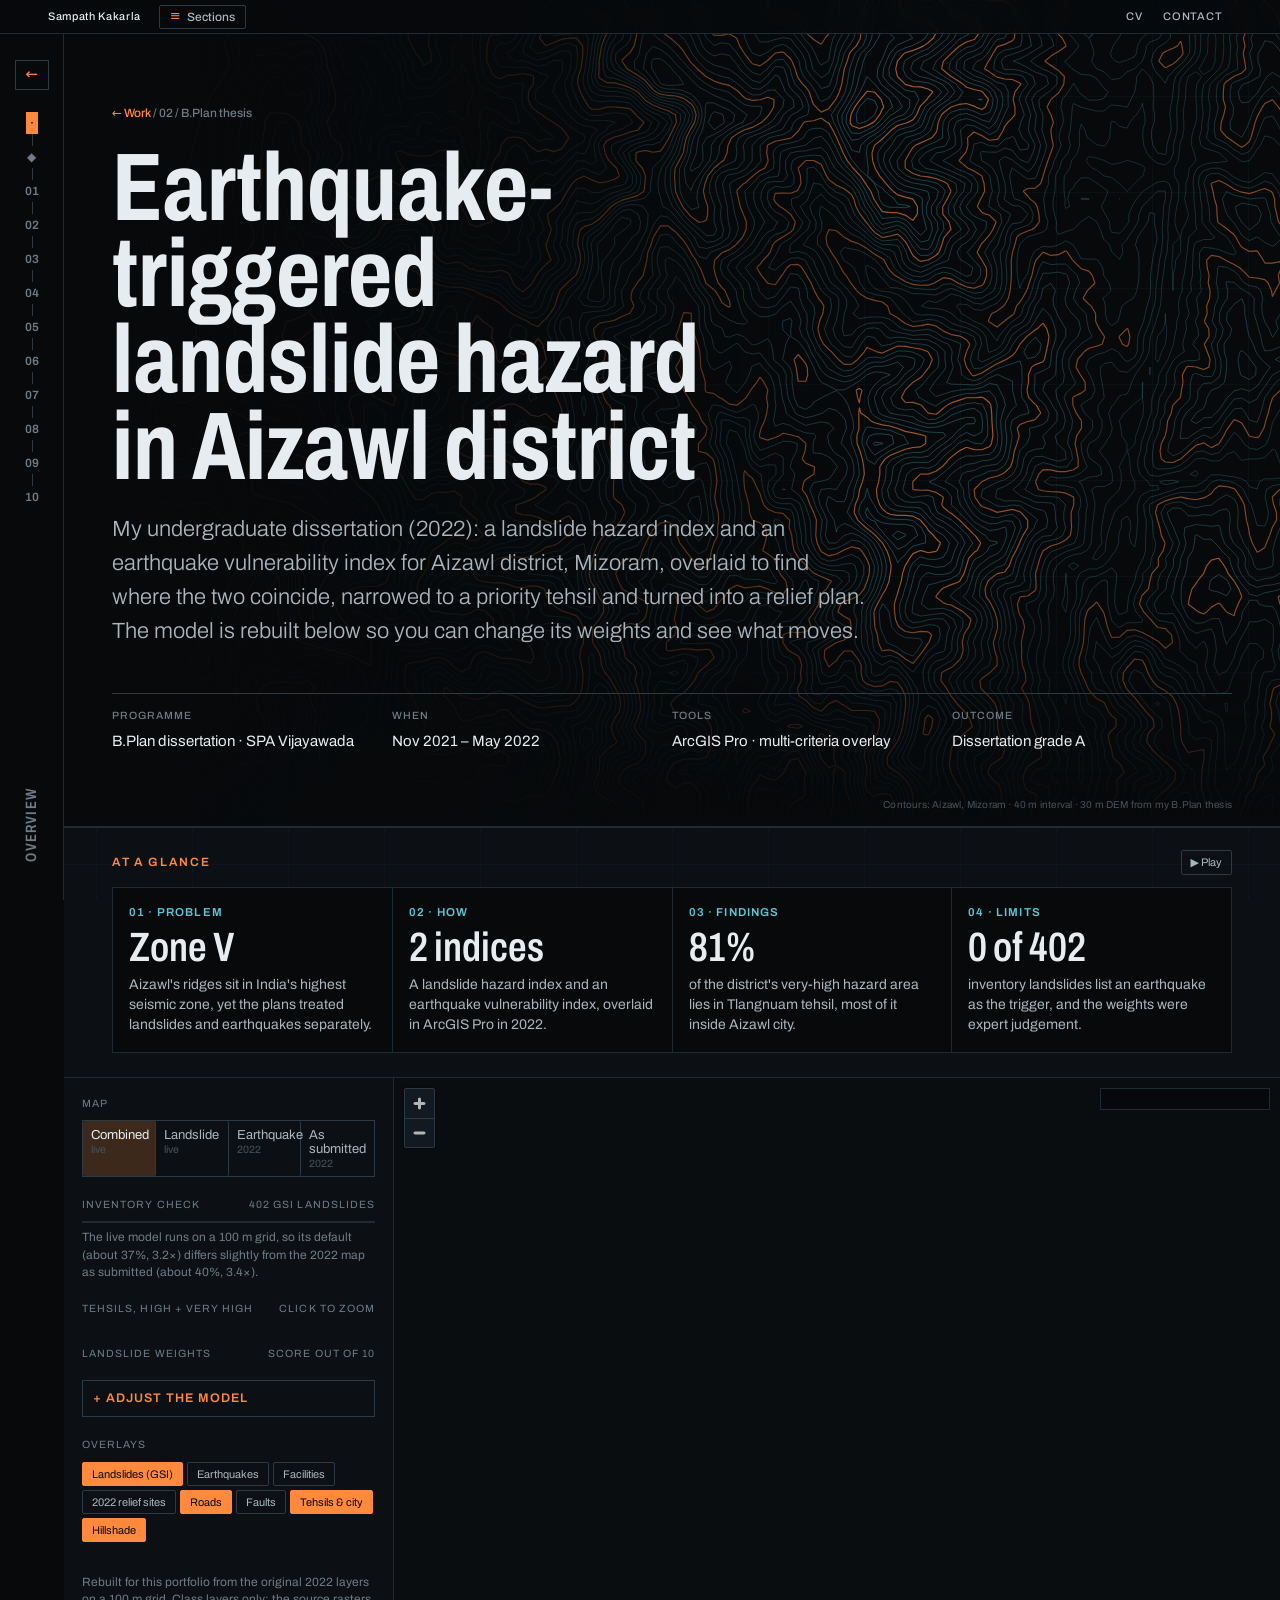
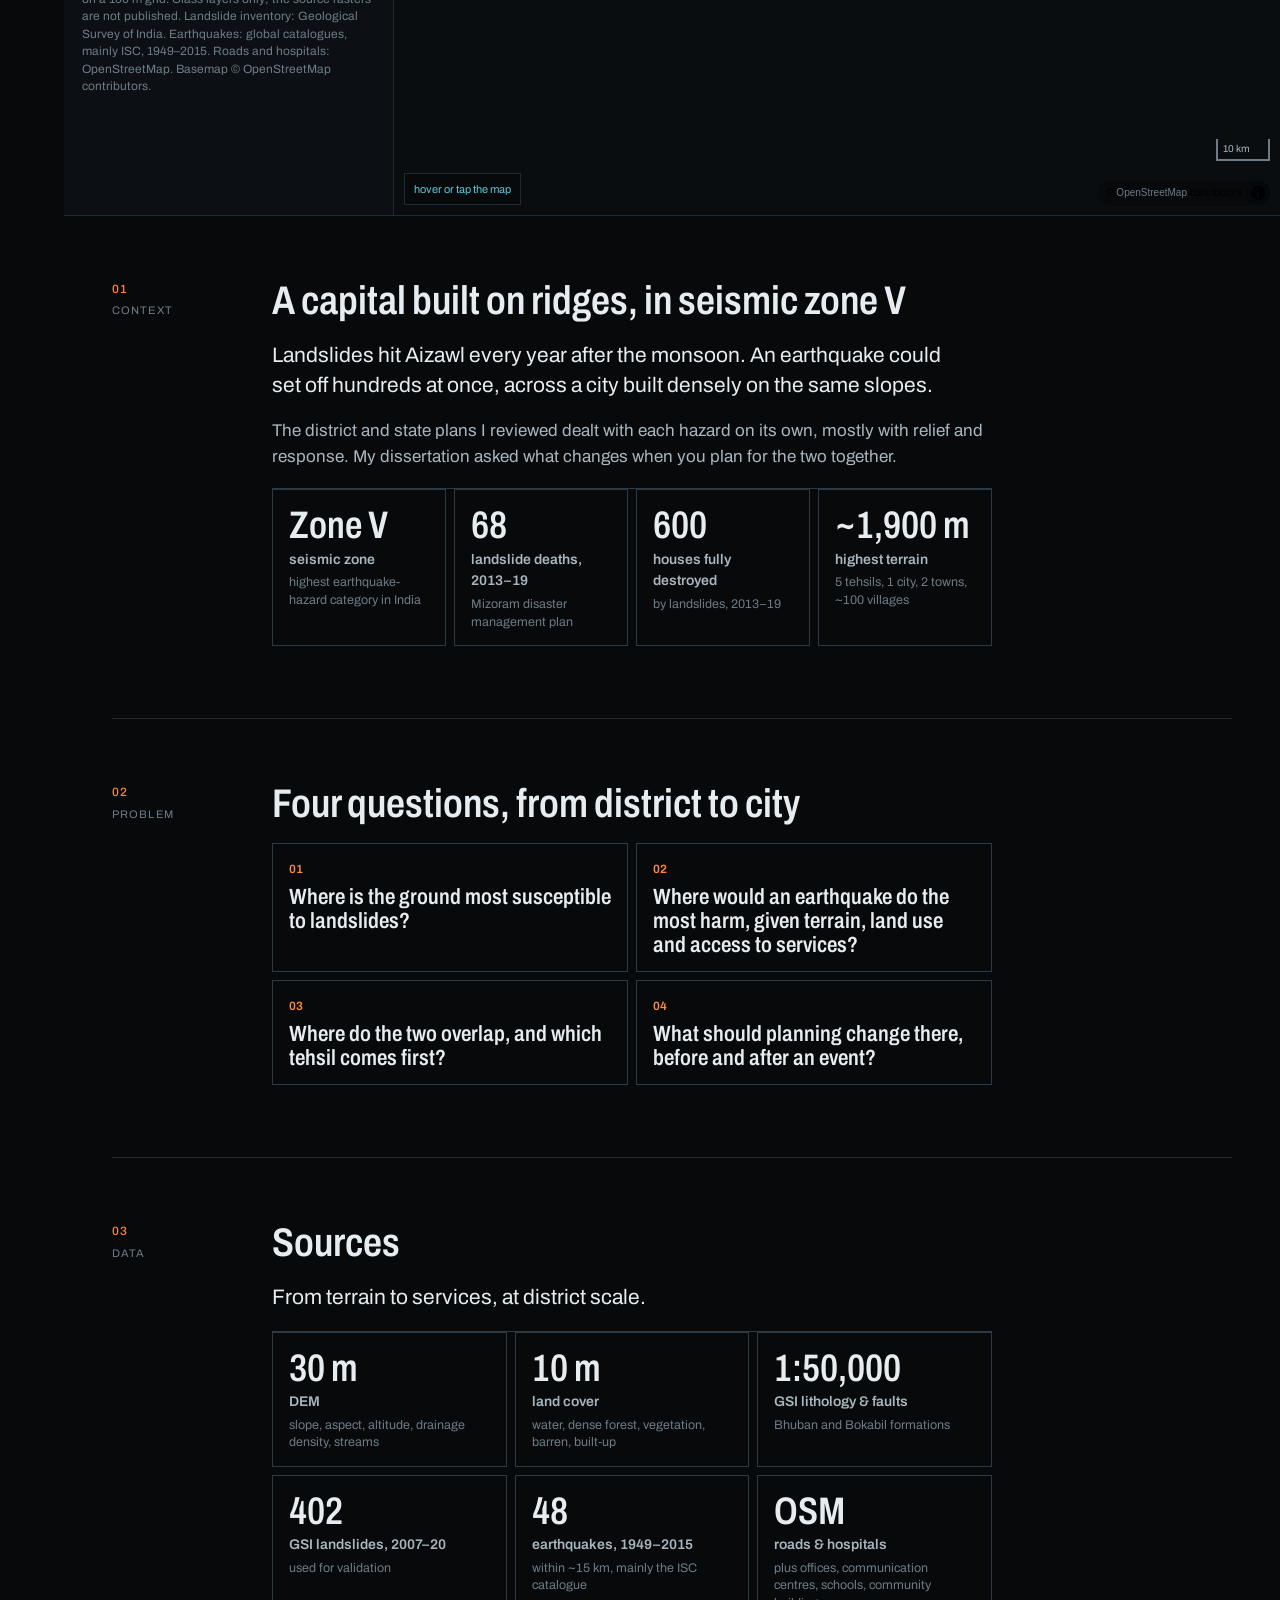
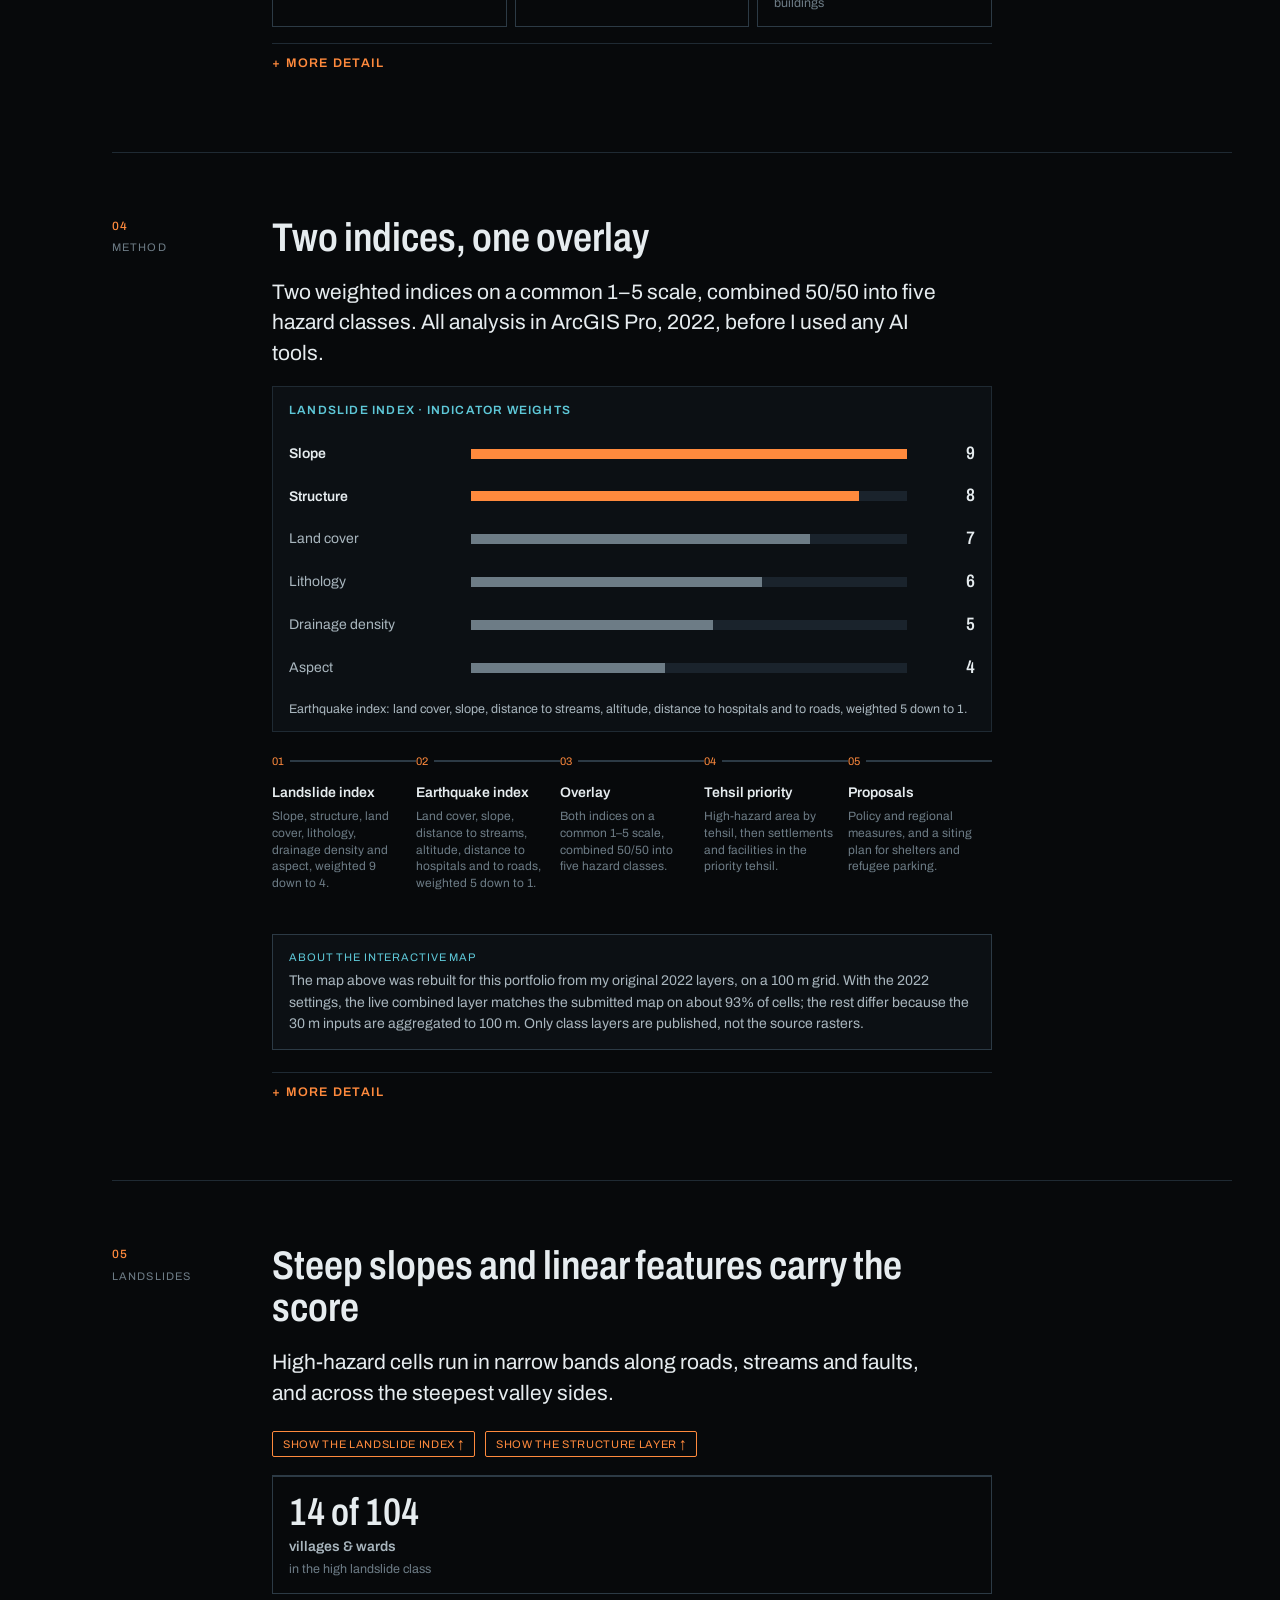
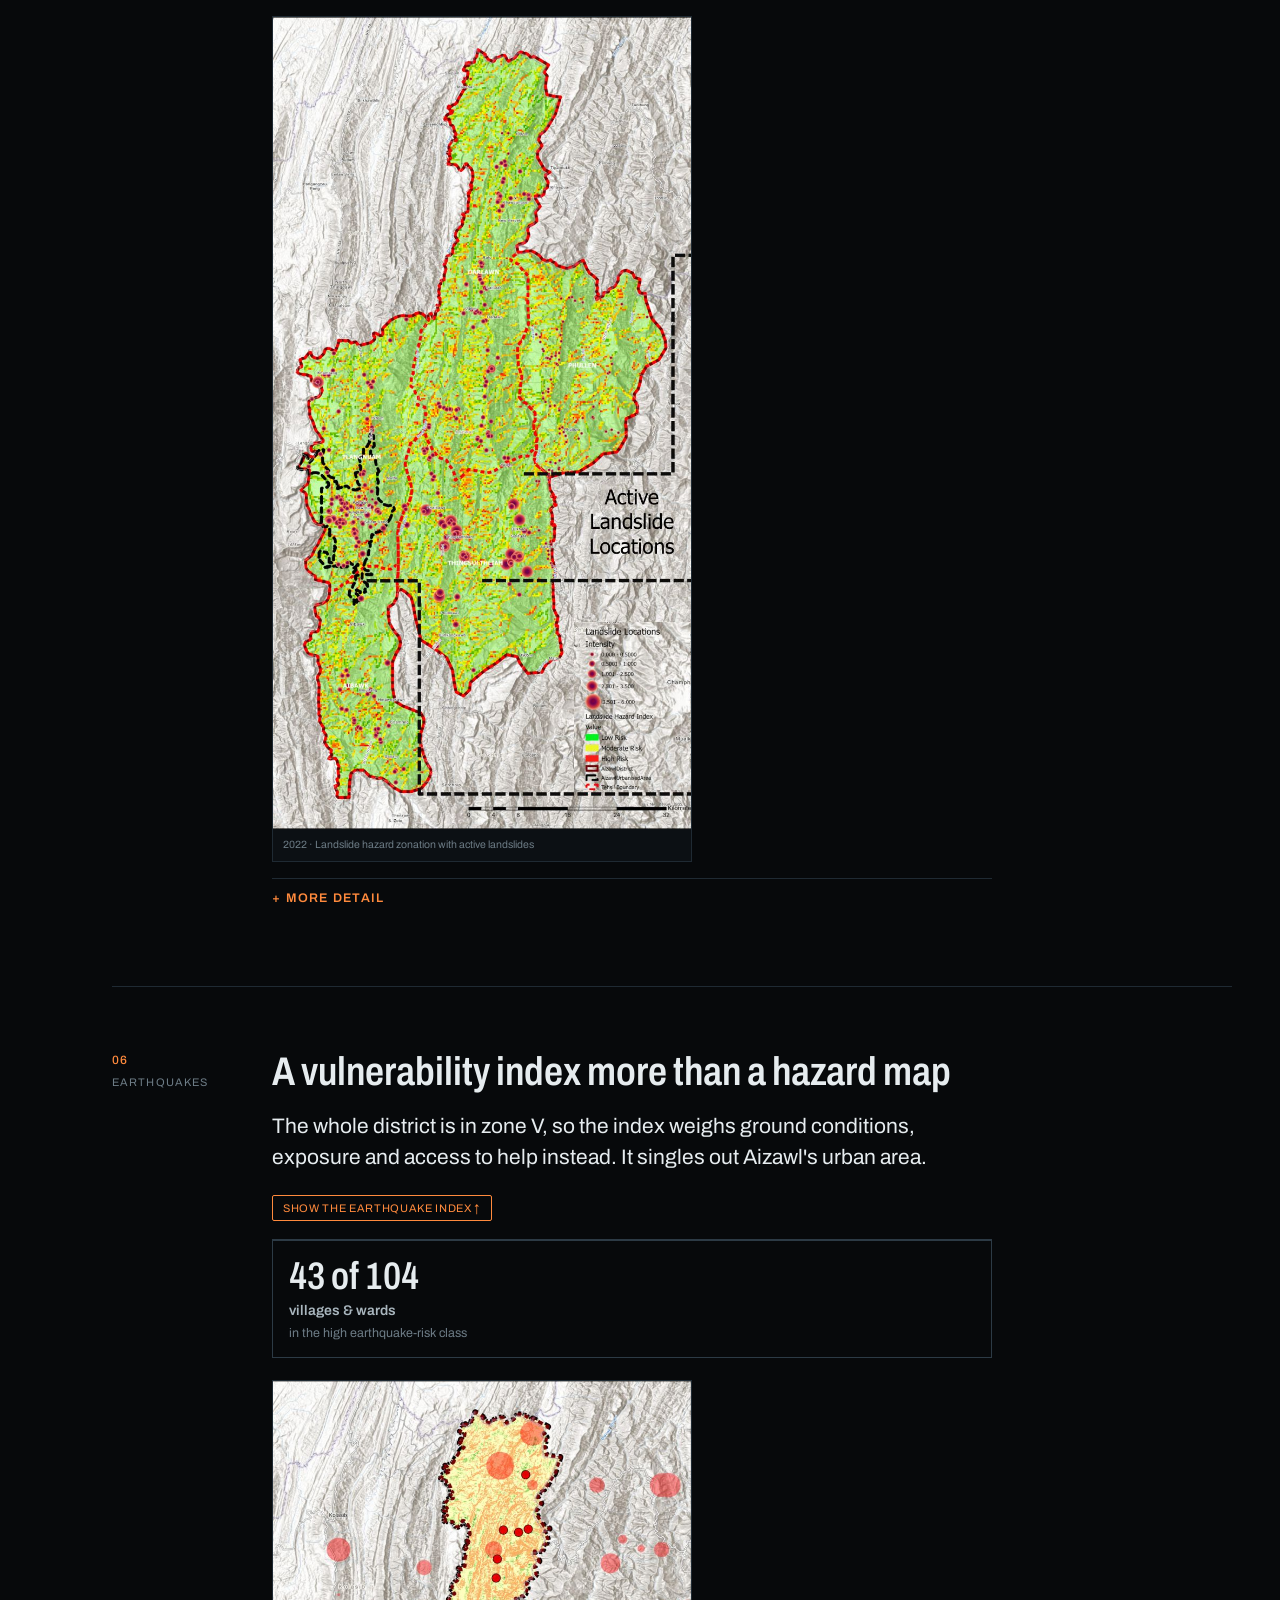
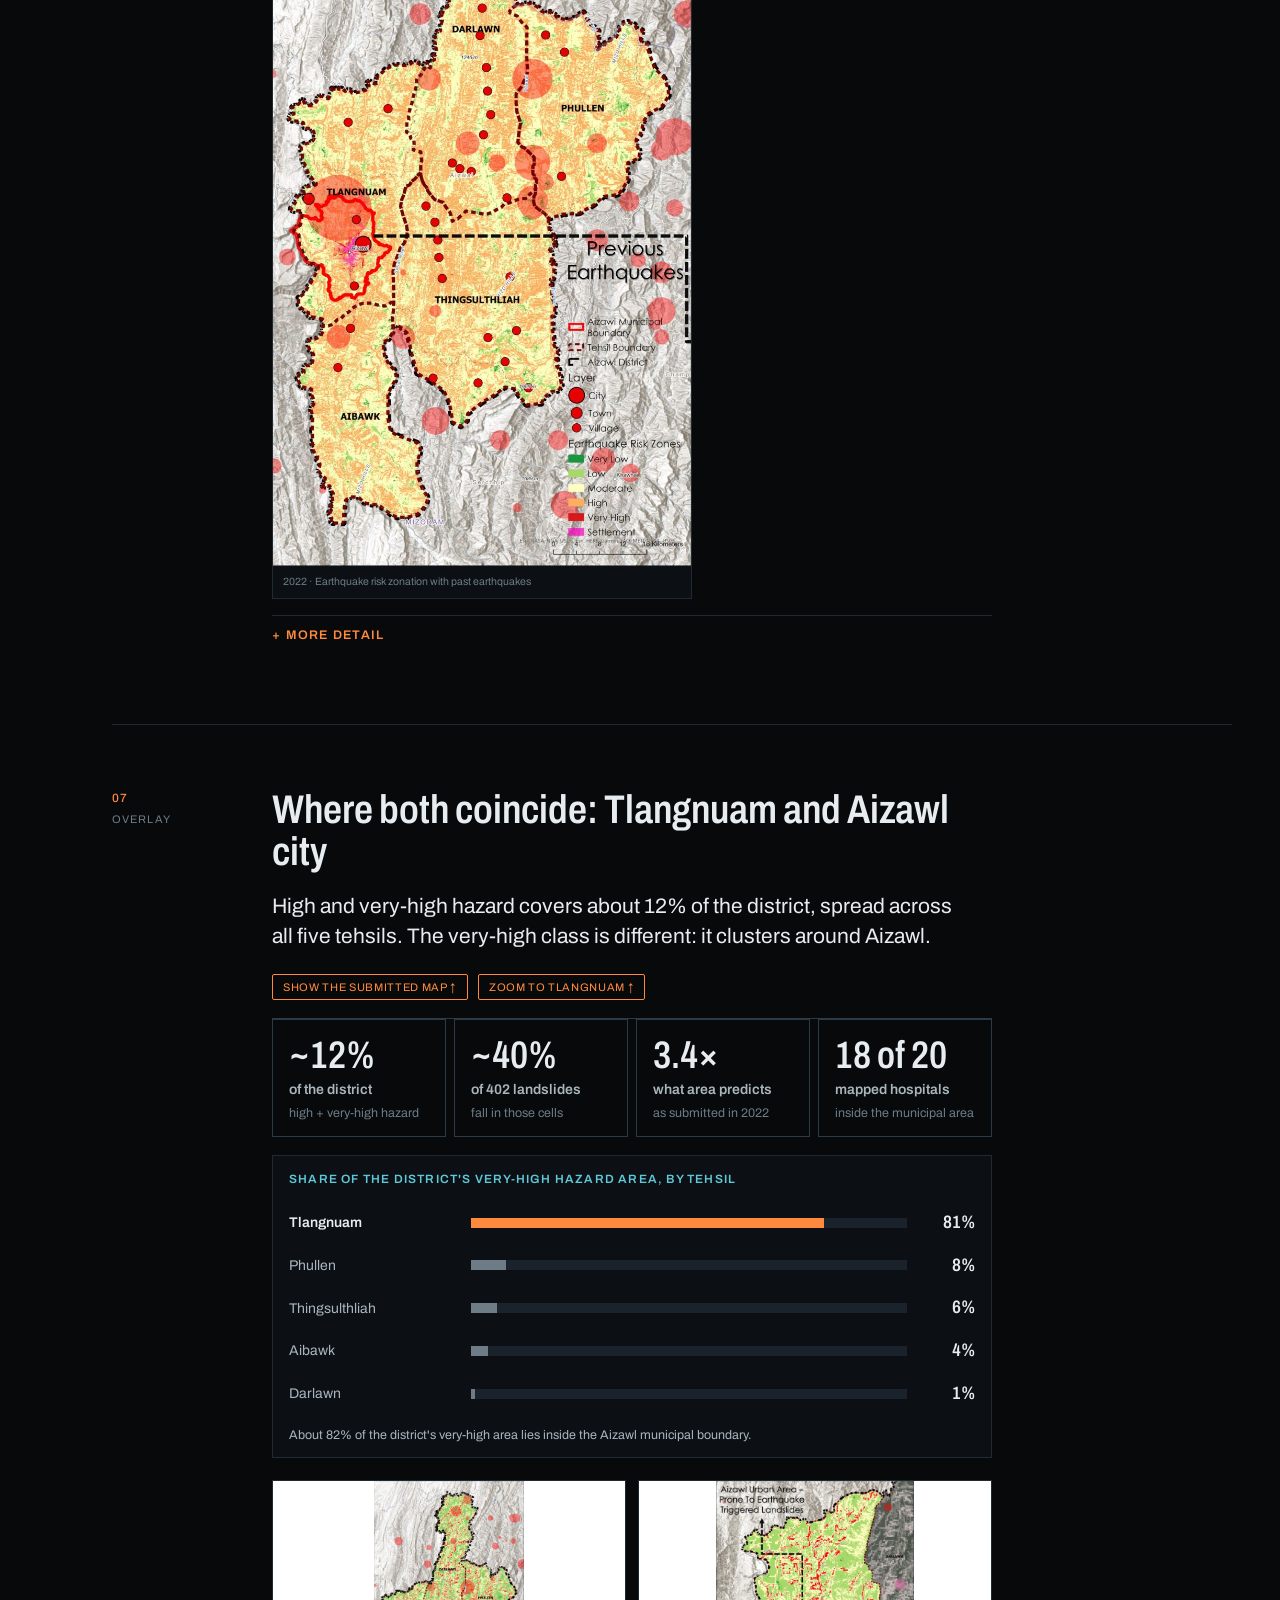
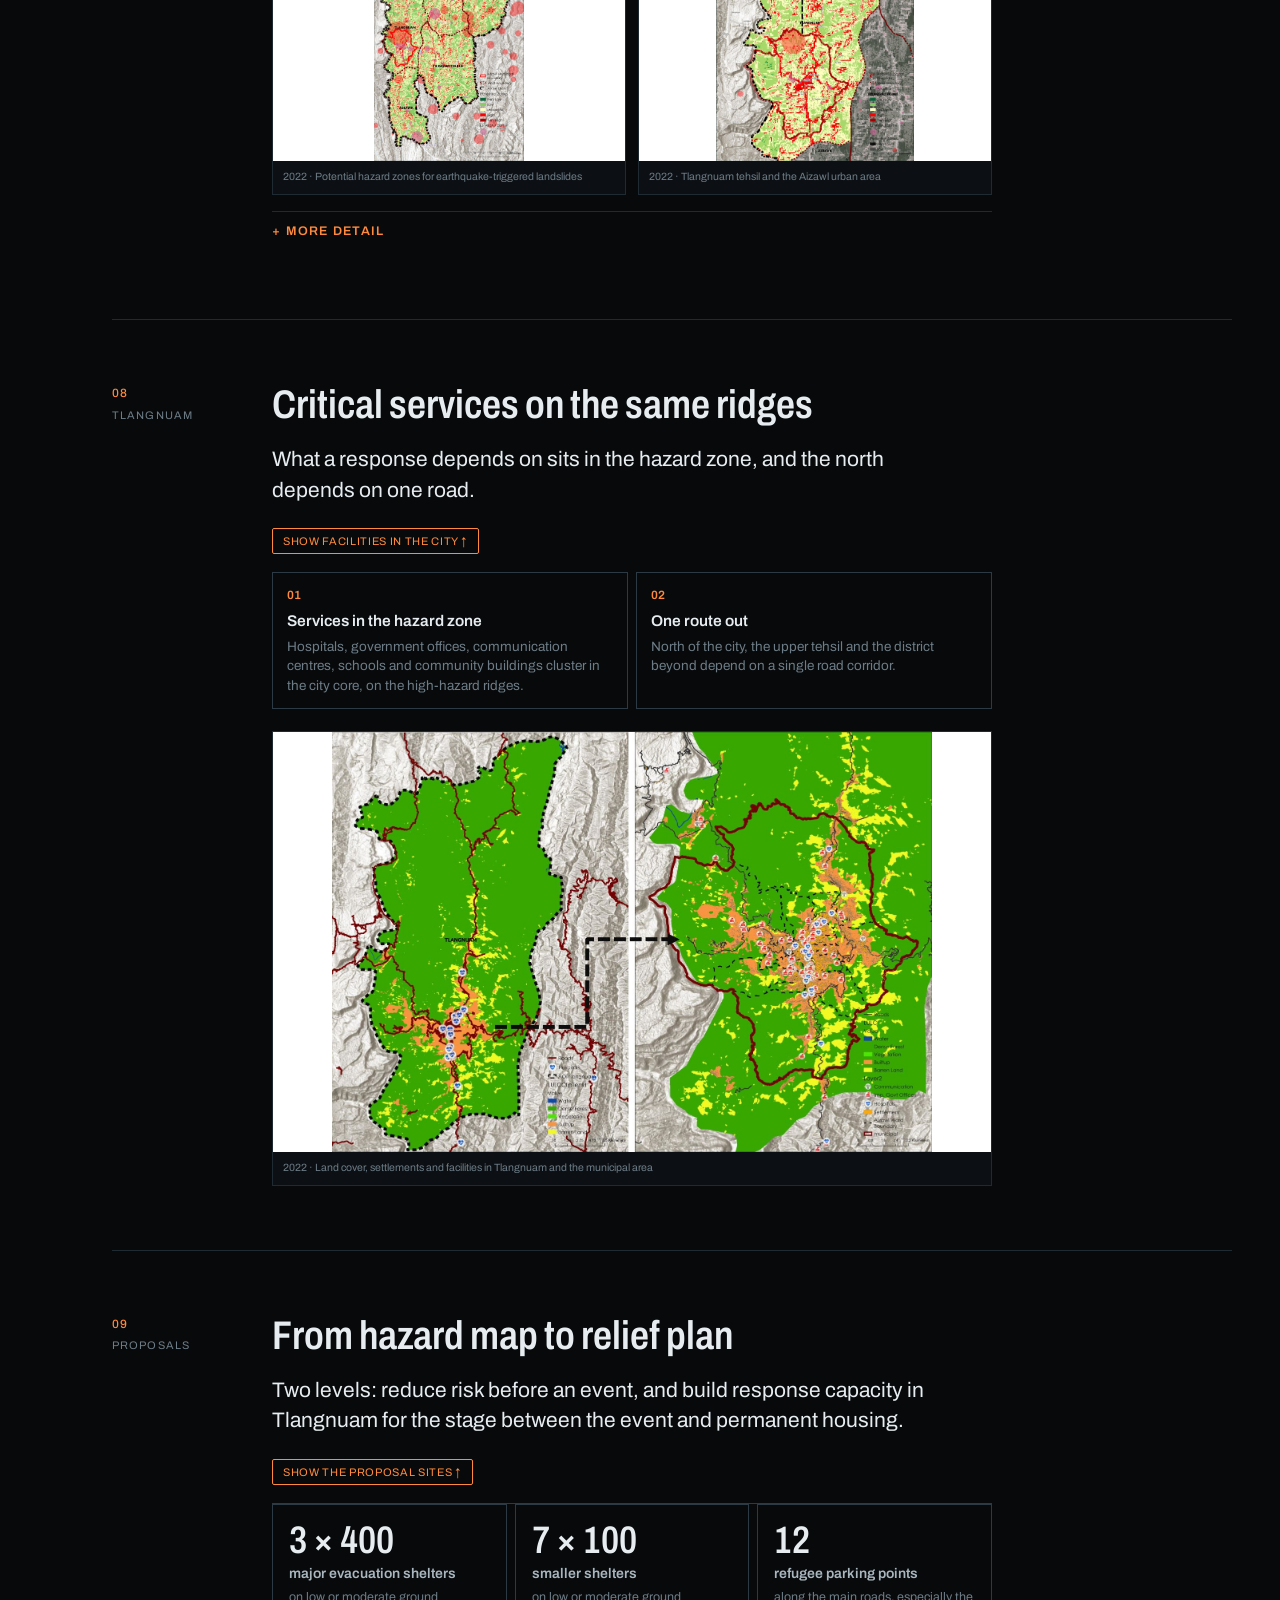
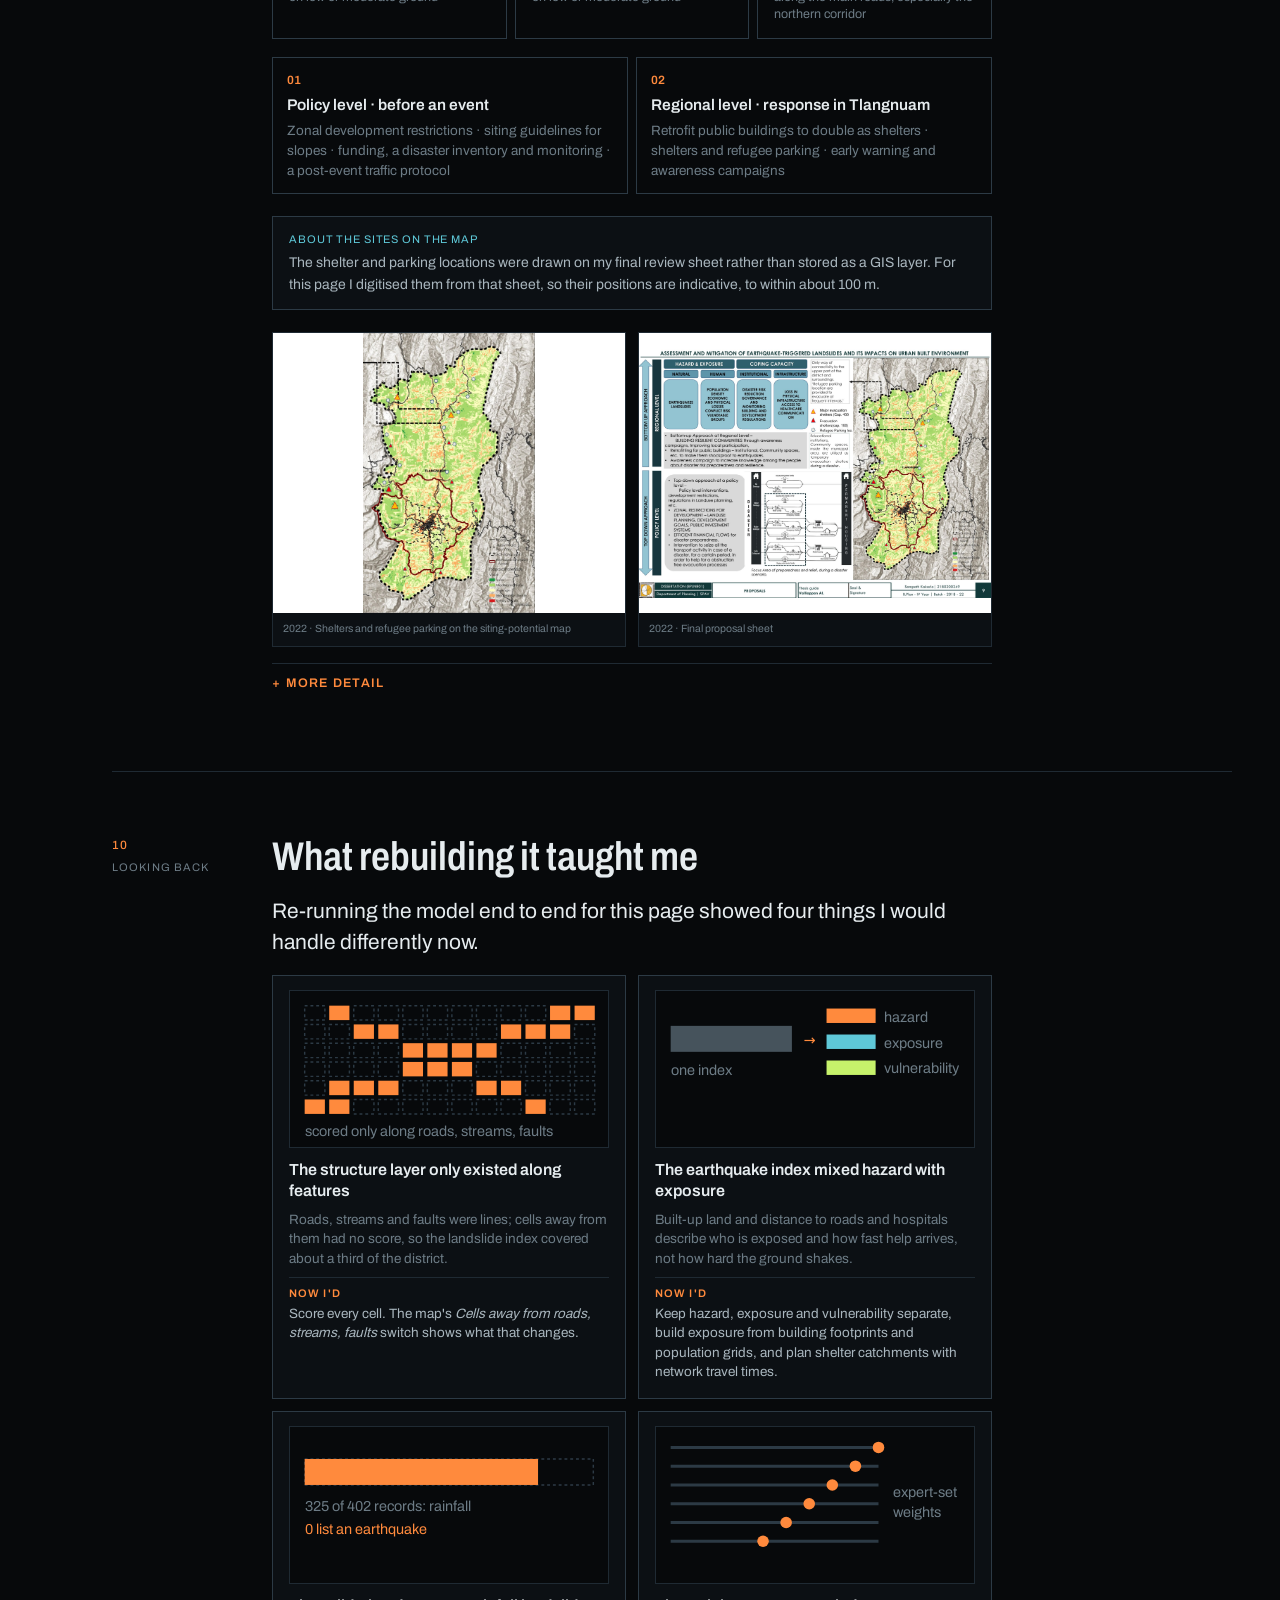
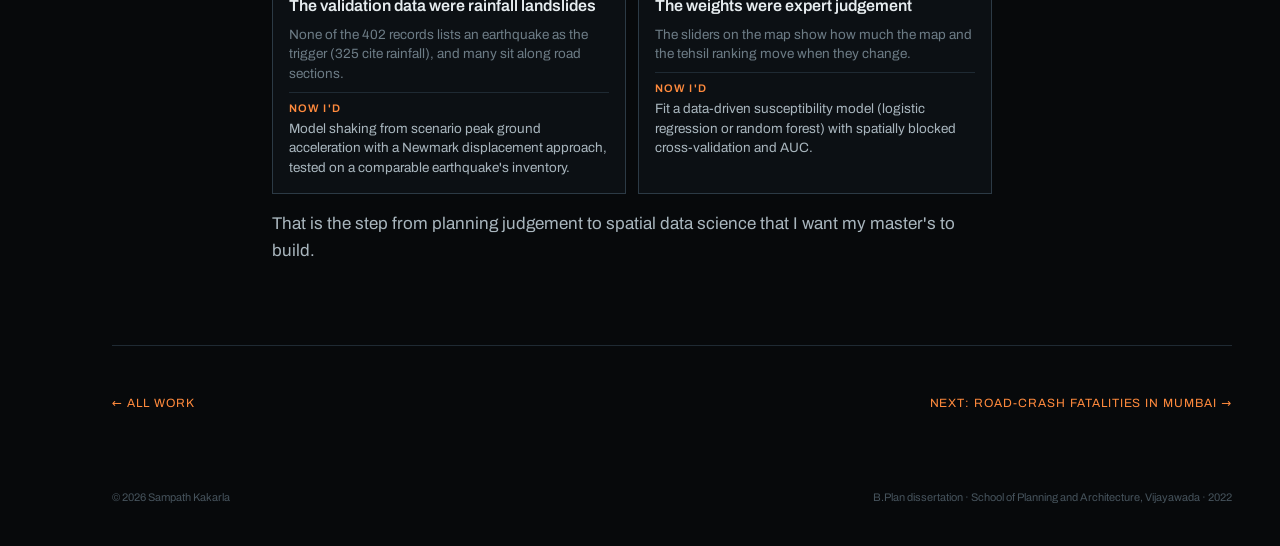
<file: work/aizawl-landslides.html>
<!doctype html>
<html lang="en">
<head>
  <meta charset="utf-8">
  <meta name="viewport" content="width=device-width, initial-scale=1">
  <title>Earthquake-Triggered Landslides, Aizawl — Sampath Kakarla</title>
  <meta name="description" content="Academic project: B.Plan dissertation (2022) on earthquake-triggered landslide hazard in Aizawl district, Mizoram, rebuilt as an interactive multi-criteria model you can re-weight.">
  <meta name="theme-color" content="#07090b">
  <link rel="icon" href="../assets/img/favicon.svg" type="image/svg+xml">
  <link rel="preload" href="../assets/fonts/archivo-wdth.woff2" as="font" type="font/woff2" crossorigin>
  <link rel="stylesheet" href="../assets/vendor/maplibre-gl.css">
  <link rel="stylesheet" href="../assets/css/main.css">
</head>
<body>

<header class="hud">
  <a class="id" href="../index.html">Sampath Kakarla</a>
  <button class="sec-btn" type="button" aria-expanded="false" aria-controls="rail">Sections</button>
  <nav aria-label="Site">
    <a href="../assets/docs/Sampath_Kakarla_CV.pdf" target="_blank" rel="noopener">CV</a>
    <a href="../index.html#contact">Contact</a>
  </nav>
</header>
<nav class="rail" id="rail" aria-label="On this page"></nav>

<main>
  <section class="cs-hero" id="top"><canvas class="cs-terrain" data-terrain="aizawl" data-root="../assets/" aria-hidden="true"></canvas><div class="vignette"></div><div class="wrap" id="cs-hero"></div><span class="terrain-cap" aria-hidden="true"></span></section>

  <!-- ===================== MAP CONSOLE ===================== -->
  <section class="console wide" id="explore" data-rail="Interactive model" aria-label="Interactive hazard model">
    <aside class="side">
      <div class="ctl">
        <h5>Map</h5>
        <div class="seg" role="radiogroup" aria-label="Map layer">
          <button class="lyr on" data-view="combined" role="radio" aria-checked="true">Combined<small>live</small></button>
          <button class="lyr" data-view="lhi" role="radio" aria-checked="false">Landslide<small>live</small></button>
          <button class="lyr" data-view="eq" role="radio" aria-checked="false">Earthquake<small>2022</small></button>
          <button class="lyr" data-view="orig" role="radio" aria-checked="false">As submitted<small>2022</small></button>
        </div>
      </div>

      <div class="ctl" id="ctl-inv">
        <h5>Inventory check <span>402 GSI landslides</span></h5>
        <div class="readout" id="readout" aria-live="polite"></div>
        <p class="note" id="inv-note" style="margin:6px 0 0"></p>
        <p class="note" style="margin:4px 0 0">The live model runs on a 100 m grid, so its default (about 37%, 3.2×) differs slightly from the 2022 map as submitted (about 40%, 3.4×).</p>
      </div>

      <div class="ctl" id="ctl-teh">
        <h5 id="teh-t">Tehsils, high + very high <span>click to zoom</span></h5>
        <div class="bars teh" id="bars"></div>
      </div>

      <div class="ctl">
        <h5>Landslide weights <span>score out of 10</span></h5>
        <div class="pointers" id="pointers"></div>
        <details class="adjust" id="adjust">
          <summary>Adjust the model</summary>
          <div class="ctl" id="ctl-weights">
            <h5>Indicator weights <button class="chip mini" id="reset">reset to 2022</button></h5>
            <div class="sliders" id="sliders"></div>
            <p class="note" style="margin:6px 0 0">Landslide index = Σ weight × class score ÷ Σ weights, on a 0–9 scale.</p>
          </div>
          <div class="ctl" id="ctl-gap">
            <h5>Cells away from roads, streams, faults</h5>
            <div class="chips">
              <button class="chip on" data-gap="2022" aria-pressed="true">Unscored (2022)</button>
              <button class="chip" data-gap="zero" aria-pressed="false">Score structure as 0</button>
            </div>
            <p class="note" id="gap-note" style="margin:6px 0 0"></p>
          </div>
          <div class="ctl" id="ctl-mix">
            <h5>Overlay balance <span id="mix-v">50 / 50</span></h5>
            <input type="range" class="rng" id="mix" min="0" max="100" step="10" value="50" aria-label="Landslide share of the combined index">
            <div class="rng-ends"><span>earthquake</span><span>landslide</span></div>
          </div>
          <div class="ctl">
            <h5>One indicator on the map</h5>
            <button class="lyr mini-lyr" data-view="ind" role="radio" aria-checked="false">Show one indicator<small>class scores, 0–9</small></button>
            <div class="chips" id="ind-chips" hidden style="margin-top:6px"></div>
          </div>
          <div class="ctl">
            <h5 id="share-t">Share of district</h5>
            <div class="stack" id="stack"></div>
            <div class="stack-l" id="stack-l"></div>
          </div>
        </details>
      </div>

      <div class="ctl">
        <h5>Overlays</h5>
        <div class="chips" id="ov-chips">
          <button class="chip on" data-ov="slides" aria-pressed="true">Landslides (GSI)</button>
          <button class="chip" data-ov="quakes" aria-pressed="false">Earthquakes</button>
          <button class="chip" data-ov="fac" aria-pressed="false">Facilities</button>
          <button class="chip" data-ov="sites" aria-pressed="false">2022 relief sites</button>
          <button class="chip on" data-ov="roads" aria-pressed="true">Roads</button>
          <button class="chip" data-ov="faults" aria-pressed="false">Faults</button>
          <button class="chip on" data-ov="admin" aria-pressed="true">Tehsils &amp; city</button>
          <button class="chip on" data-ov="terrain" aria-pressed="true">Hillshade</button>
        </div>
      </div>
      <p class="note">Rebuilt for this portfolio from the original 2022 layers on a 100 m grid. Class layers only; the source rasters are not published. Landslide inventory: Geological Survey of India. Earthquakes: global catalogues, mainly ISC, 1949–2015. Roads and hospitals: OpenStreetMap. Basemap © OpenStreetMap contributors.</p>
    </aside>
    <div id="map">
      <div class="map-legend" id="legend"></div>
      <div class="probe" id="probe" hidden></div>
      <div class="map-hud" id="map-hud">hover or tap the map</div>
    </div>
  </section>

  <div class="cs-body"><div class="wrap"><div id="chapters"></div><nav class="next" id="next"></nav></div></div>
</main>

<div class="lightbox" id="lb" role="dialog" aria-label="Enlarged map"><img alt=""></div>
<footer class="foot"><div class="wrap"><span>© <span id="year"></span> Sampath Kakarla</span><span>B.Plan dissertation · School of Planning and Architecture, Vijayawada · 2022</span></div></footer>

<script src="../assets/vendor/maplibre-gl.js"></script>
<script src="../assets/vendor/marked.umd.js"></script>
<script src="../assets/js/content.js"></script>
<script src="../assets/js/rail.js"></script>
<script src="../assets/js/terrain.js"></script>
<script src="../assets/js/aizawl-map.js"></script>
<script>C.caseStudy("../content/work/aizawl-landslides.json");</script>
</body>
</html>
</file>
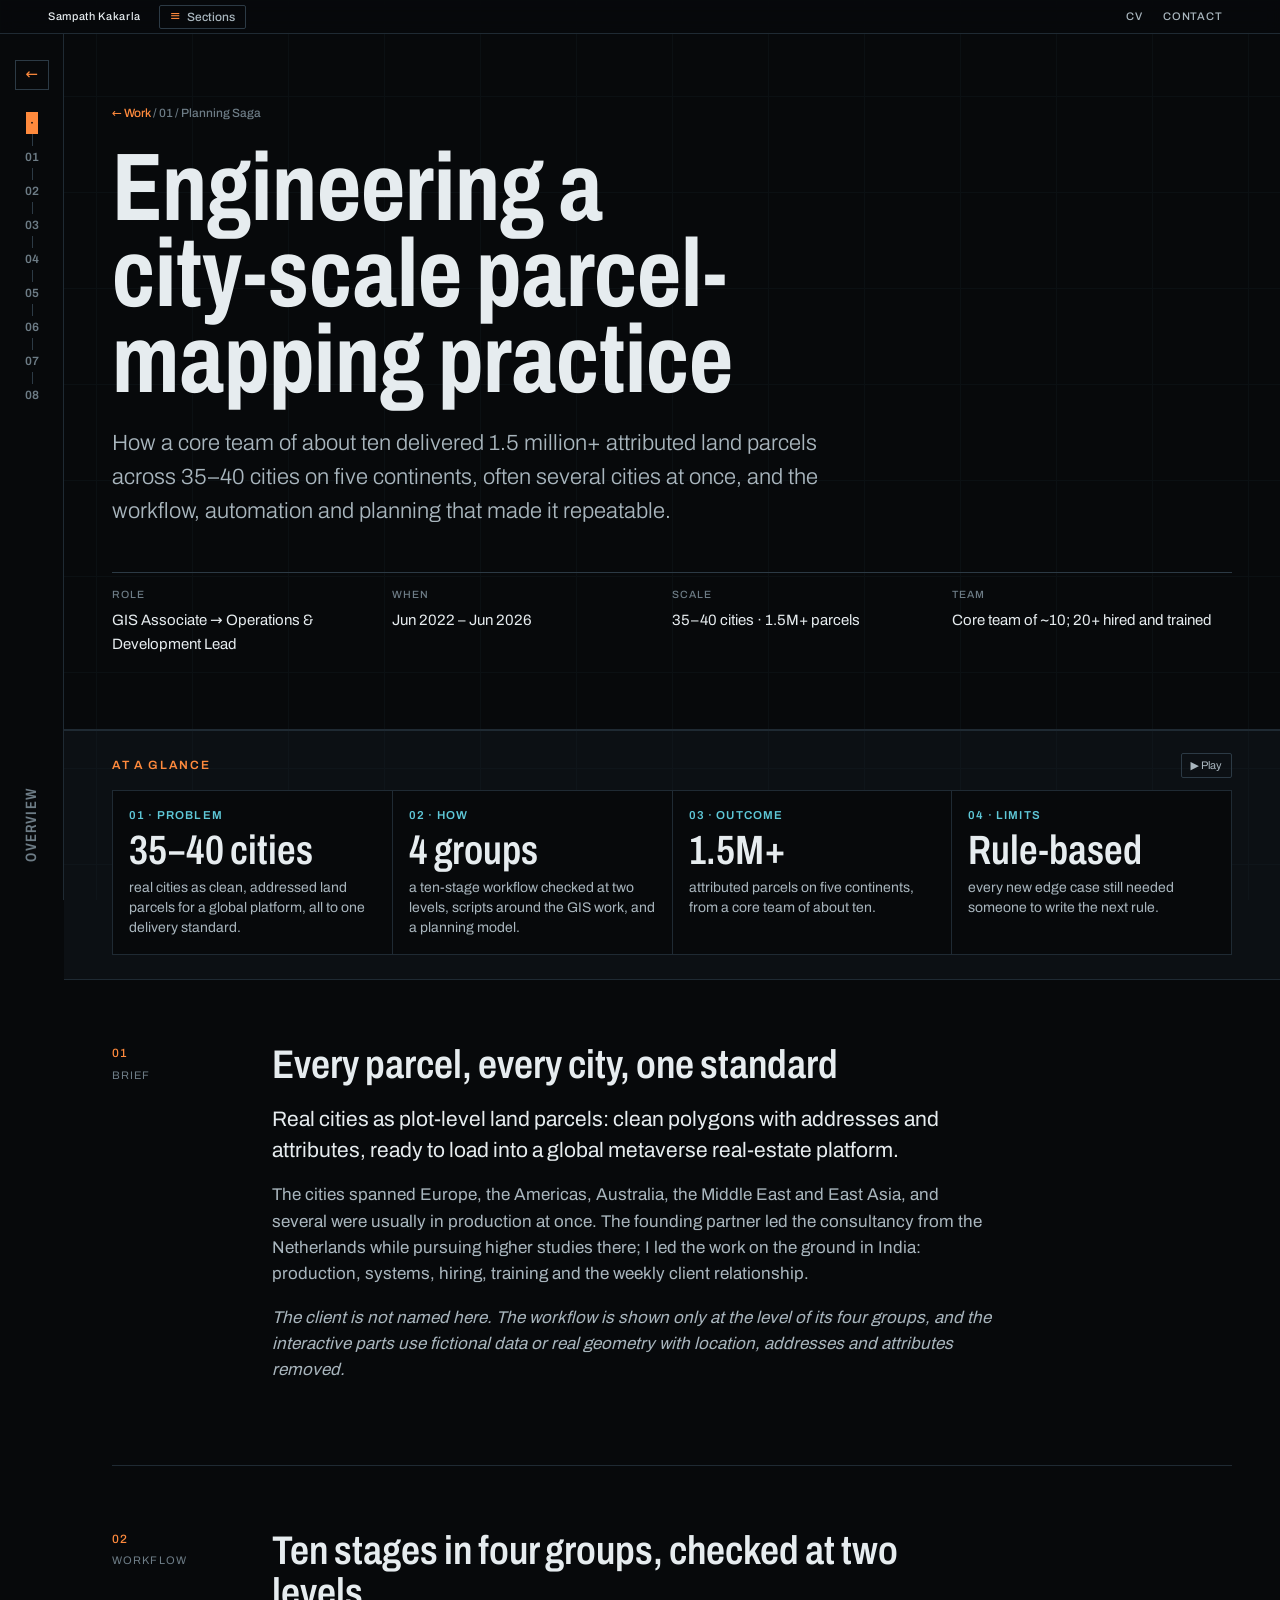
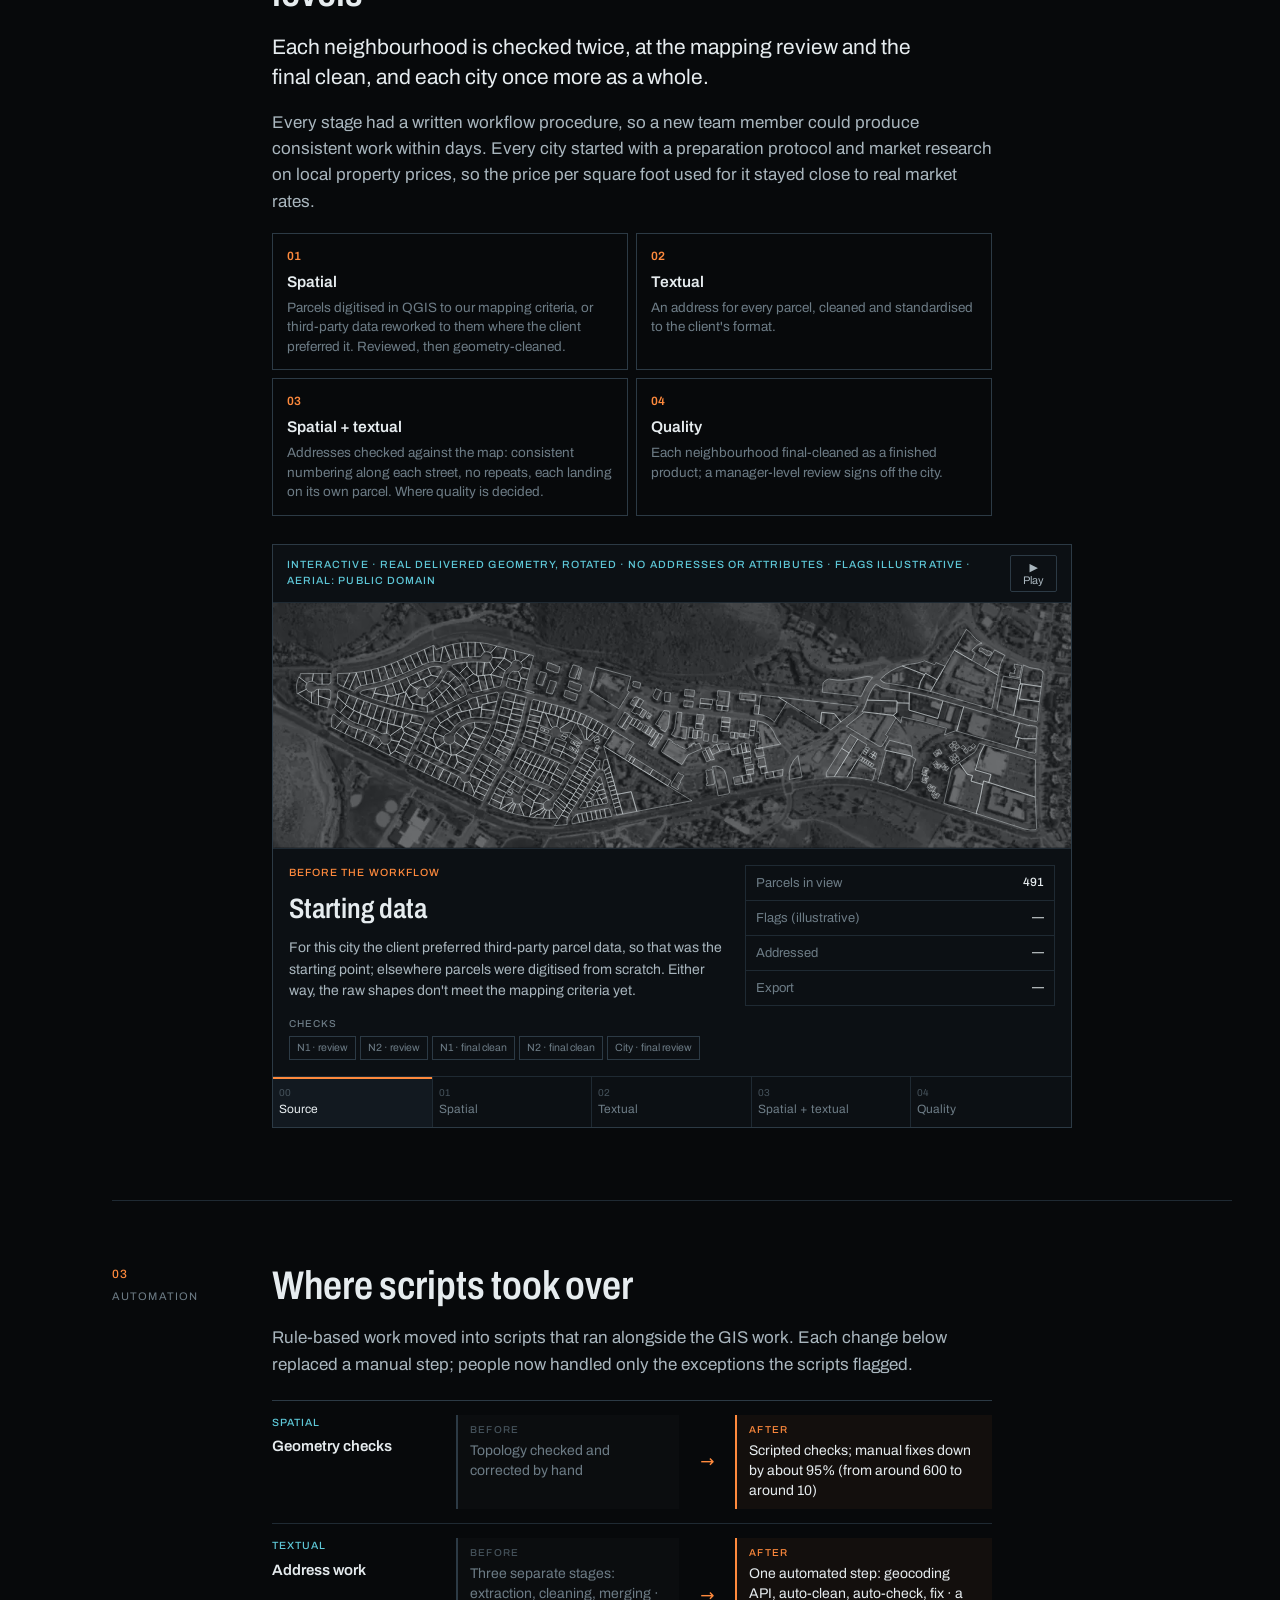
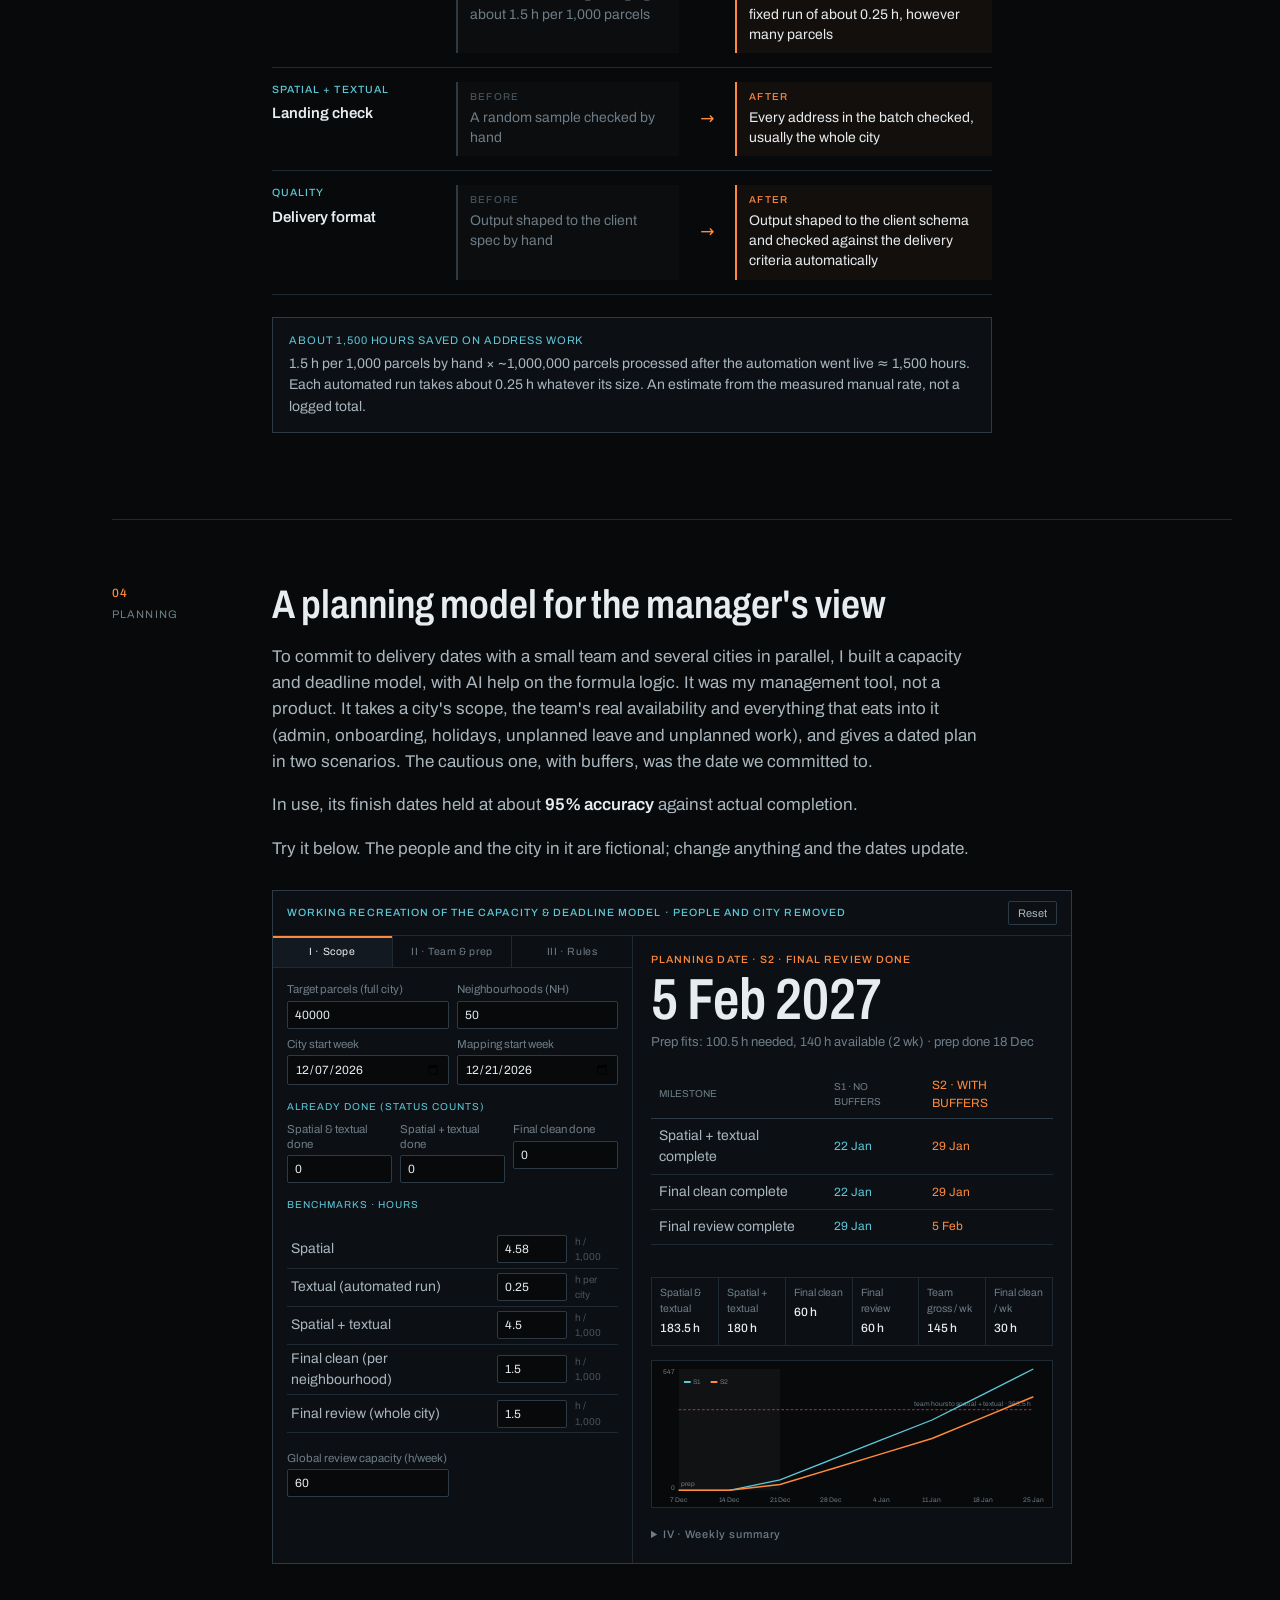
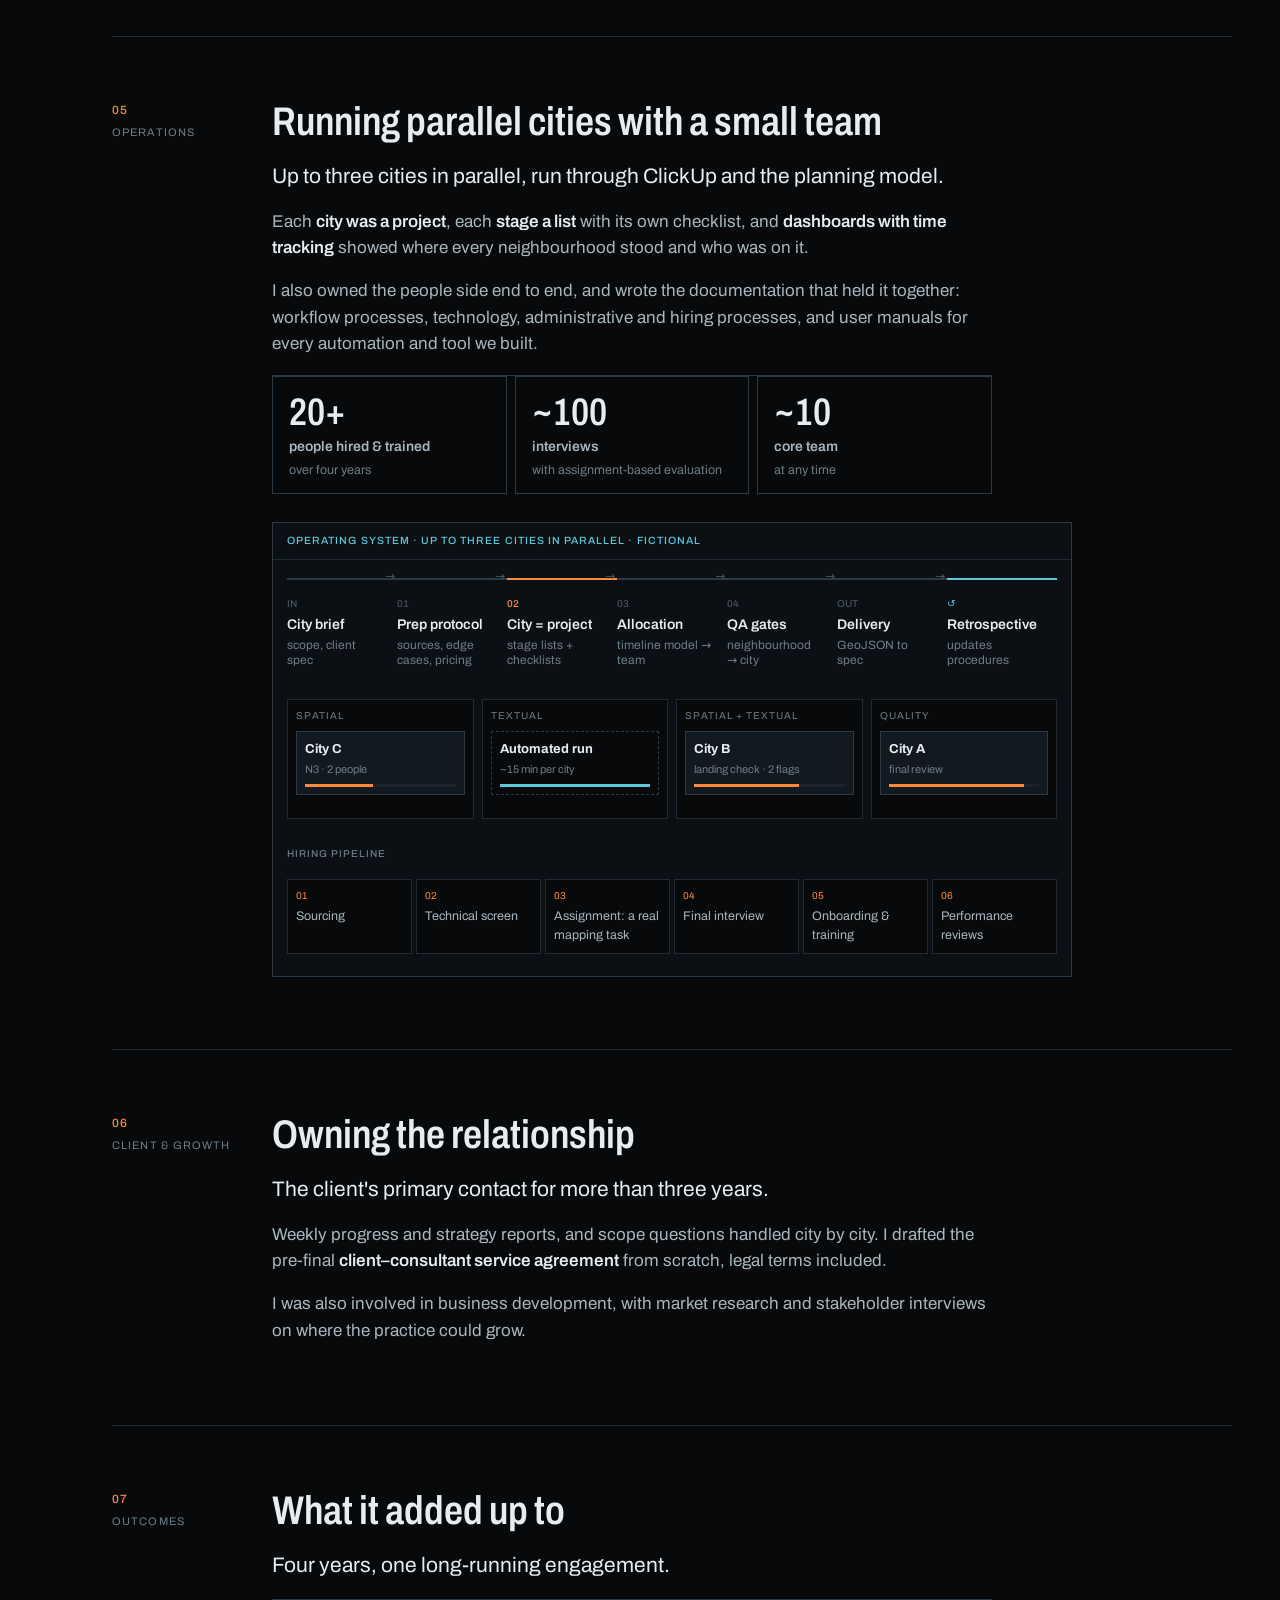
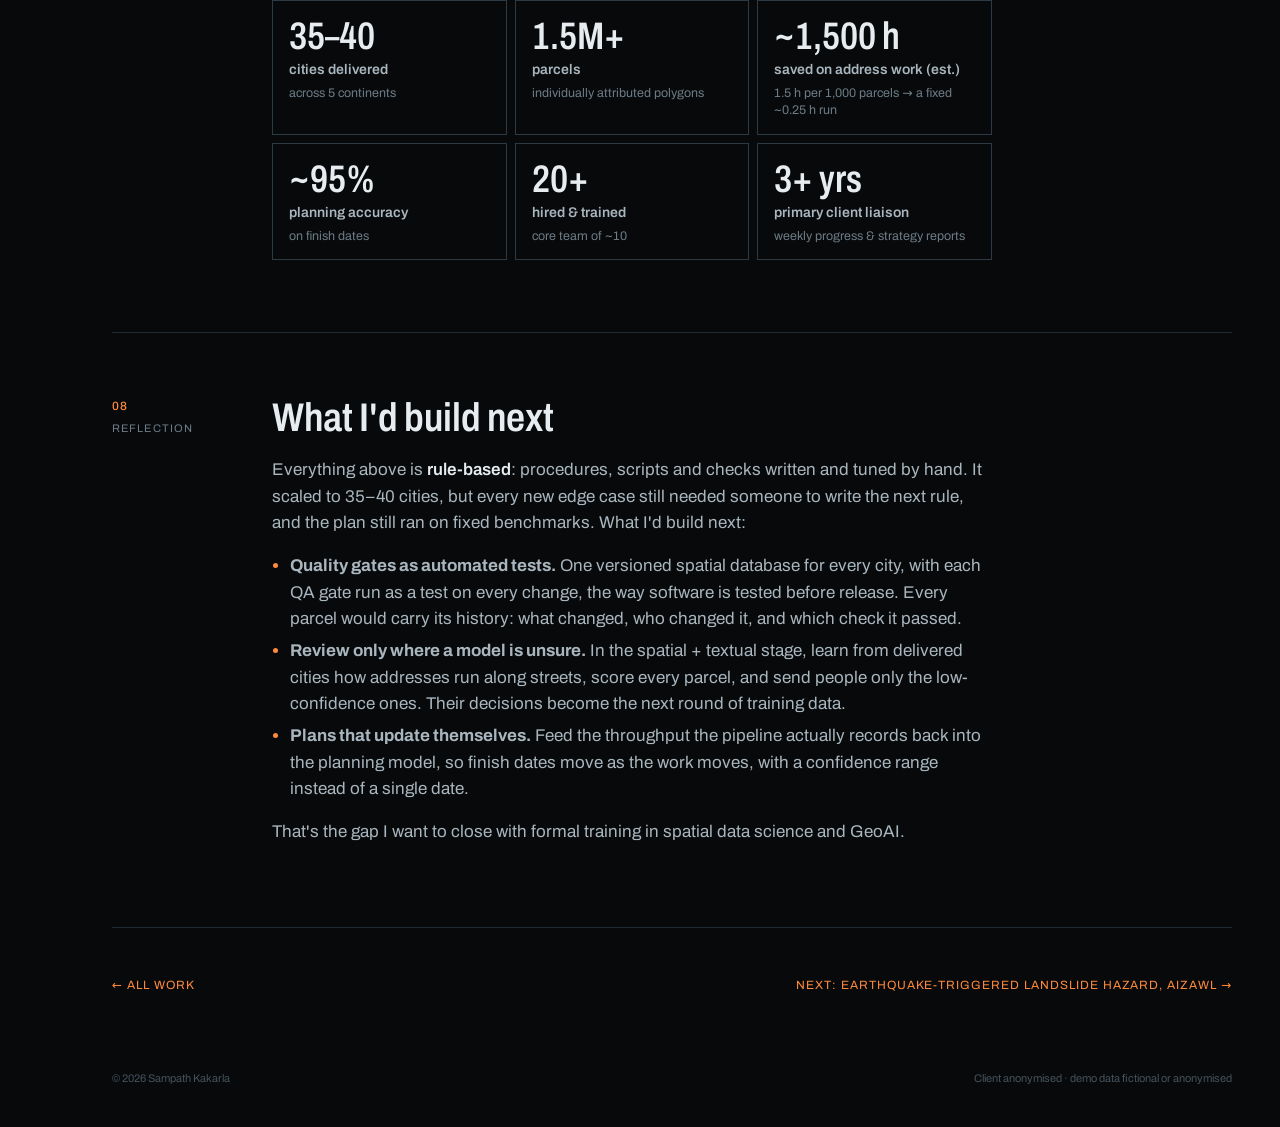
<file: work/planning-saga.html>
<!doctype html>
<html lang="en">
<head>
  <meta charset="utf-8">
  <meta name="viewport" content="width=device-width, initial-scale=1">
  <title>Planning Saga — Sampath Kakarla</title>
  <meta name="description" content="Professional work: the delivery system, automation and planning model behind 1.5M+ parcels across 35–40 cities.">
  <meta name="theme-color" content="#07090b">
  <link rel="icon" href="../assets/img/favicon.svg" type="image/svg+xml">
  <link rel="preload" href="../assets/fonts/archivo-wdth.woff2" as="font" type="font/woff2" crossorigin>
  <link rel="stylesheet" href="../assets/css/main.css">
  <link rel="stylesheet" href="../assets/css/demos.css">
</head>
<body>
<header class="hud">
  <a class="id" href="../index.html">Sampath Kakarla</a>
  <button class="sec-btn" type="button" aria-expanded="false" aria-controls="rail">Sections</button>
  <nav aria-label="Site">
    <a href="../assets/docs/Sampath_Kakarla_CV.pdf" target="_blank" rel="noopener">CV</a>
    <a href="../index.html#contact">Contact</a>
  </nav>
</header>
<nav class="rail" id="rail" aria-label="On this page"></nav>

<main>
  <section class="cs-hero" id="top"><div class="wrap" id="cs-hero"></div></section>
  <div class="cs-body"><div class="wrap"><div id="chapters"></div><nav class="next" id="next"></nav></div></div>
</main>

<!-- ============ DEMO 1: workflow in four groups (real geometry, anonymised) ============ -->
<section class="demo" id="pipeline-demo" hidden aria-label="Workflow in four groups, on real delivered geometry">
  <div class="demo-head"><span class="mono">INTERACTIVE · REAL DELIVERED GEOMETRY, ROTATED · NO ADDRESSES OR ATTRIBUTES · FLAGS ILLUSTRATIVE · AERIAL: PUBLIC DOMAIN</span><button class="chip" id="pl-play">▶ Play</button></div>
  <div class="pl pl-stack">
    <div class="pl-map"><svg id="pl-svg" viewBox="0 0 900 280" role="img" aria-label="Parcels of one delivered neighbourhood group, location removed"></svg><div class="pl-tip" id="pl-tip" hidden></div></div>
    <aside class="pl-side">
      <div class="pl-phase mono" id="pl-phase"></div>
      <h4 id="pl-title"></h4>
      <p id="pl-desc"></p>
      <div class="pl-stats" id="pl-stats"></div>
      <div class="pl-gates" id="pl-gates"></div>
    </aside>
  </div>
  <div class="pl-track" id="pl-track" role="tablist" aria-label="Stages"></div>
</section>

<!-- ============ DEMO 2: timeline planner ============ -->
<section class="demo" id="planner-demo" hidden aria-label="Capacity and deadline planner">
  <div class="demo-head"><span class="mono">WORKING RECREATION OF THE CAPACITY &amp; DEADLINE MODEL · PEOPLE AND CITY REMOVED</span><button class="chip" id="pz-reset">Reset</button></div>
  <div class="pz">
    <div class="pz-in">
      <div class="pz-tabs" role="tablist">
        <button role="tab" class="on" data-tab="scope">I · Scope</button>
        <button role="tab" data-tab="team">II · Team &amp; prep</button>
        <button role="tab" data-tab="rules">III · Rules</button>
      </div>
      <div class="pz-pane" data-pane="scope"></div>
      <div class="pz-pane" data-pane="team" hidden></div>
      <div class="pz-pane" data-pane="rules" hidden></div>
    </div>
    <div class="pz-out">
      <div class="pz-ms" id="pz-ms"></div>
      <div class="pz-req" id="pz-req"></div>
      <svg class="pz-chart" id="pz-chart" viewBox="0 0 600 220" role="img" aria-label="Cumulative team hours, S1 and S2"></svg>
      <details class="pz-week"><summary class="mono">IV · Weekly summary</summary><div class="pz-tbl" id="pz-weeks"></div></details>
    </div>
  </div>
</section>

<!-- ============ DEMO 3: operations system ============ -->
<section class="demo" id="ops-demo" hidden aria-label="Operations system">
  <div class="demo-head"><span class="mono">OPERATING SYSTEM · UP TO THREE CITIES IN PARALLEL · FICTIONAL</span></div>
  <div class="ops-flow">
    <div class="of"><span class="mono">IN</span><b>City brief</b><small>scope, client spec</small></div>
    <div class="of"><span class="mono">01</span><b>Prep protocol</b><small>sources, edge cases, pricing</small></div>
    <div class="of hl"><span class="mono">02</span><b>City = project</b><small>stage lists + checklists</small></div>
    <div class="of"><span class="mono">03</span><b>Allocation</b><small>timeline model → team</small></div>
    <div class="of"><span class="mono">04</span><b>QA gates</b><small>neighbourhood → city</small></div>
    <div class="of"><span class="mono">OUT</span><b>Delivery</b><small>GeoJSON to spec</small></div>
    <div class="of loop"><span class="mono">↺</span><b>Retrospective</b><small>updates procedures</small></div>
  </div>
  <div class="board">
    <div class="b-col"><h6>Spatial</h6><div class="b-card"><b>City C</b><span>N3 · 2 people</span><i style="--p:.45"></i></div></div>
    <div class="b-col"><h6>Textual</h6><div class="b-card auto"><b>Automated run</b><span>~15 min per city</span><i style="--p:1"></i></div></div>
    <div class="b-col"><h6>Spatial + textual</h6><div class="b-card"><b>City B</b><span>landing check · 2 flags</span><i style="--p:.7"></i></div></div>
    <div class="b-col"><h6>Quality</h6><div class="b-card"><b>City A</b><span>final review</span><i style="--p:.9"></i></div></div>
  </div>
  <div class="funnel">
    <span class="mono">HIRING PIPELINE</span>
    <ol><li>Sourcing</li><li>Technical screen</li><li>Assignment: a real mapping task</li><li>Final interview</li><li>Onboarding & training</li><li>Performance reviews</li></ol>
  </div>
</section>

<div class="lightbox" id="lb" role="dialog" aria-label="Enlarged image"><img alt=""></div>
<footer class="foot"><div class="wrap"><span>© <span id="year"></span> Sampath Kakarla</span><span>Client anonymised · demo data fictional or anonymised</span></div></footer>

<script src="../assets/vendor/marked.umd.js"></script>
<script src="../assets/js/content.js"></script>
<script src="../assets/js/rail.js"></script>
<script src="../assets/js/planner-model.js"></script>
<script src="../assets/js/saga-demos.js"></script>
<script>C.caseStudy("../content/work/planning-saga.json").then(() => window.SagaDemos && SagaDemos.init());</script>
</body>
</html>
</file>
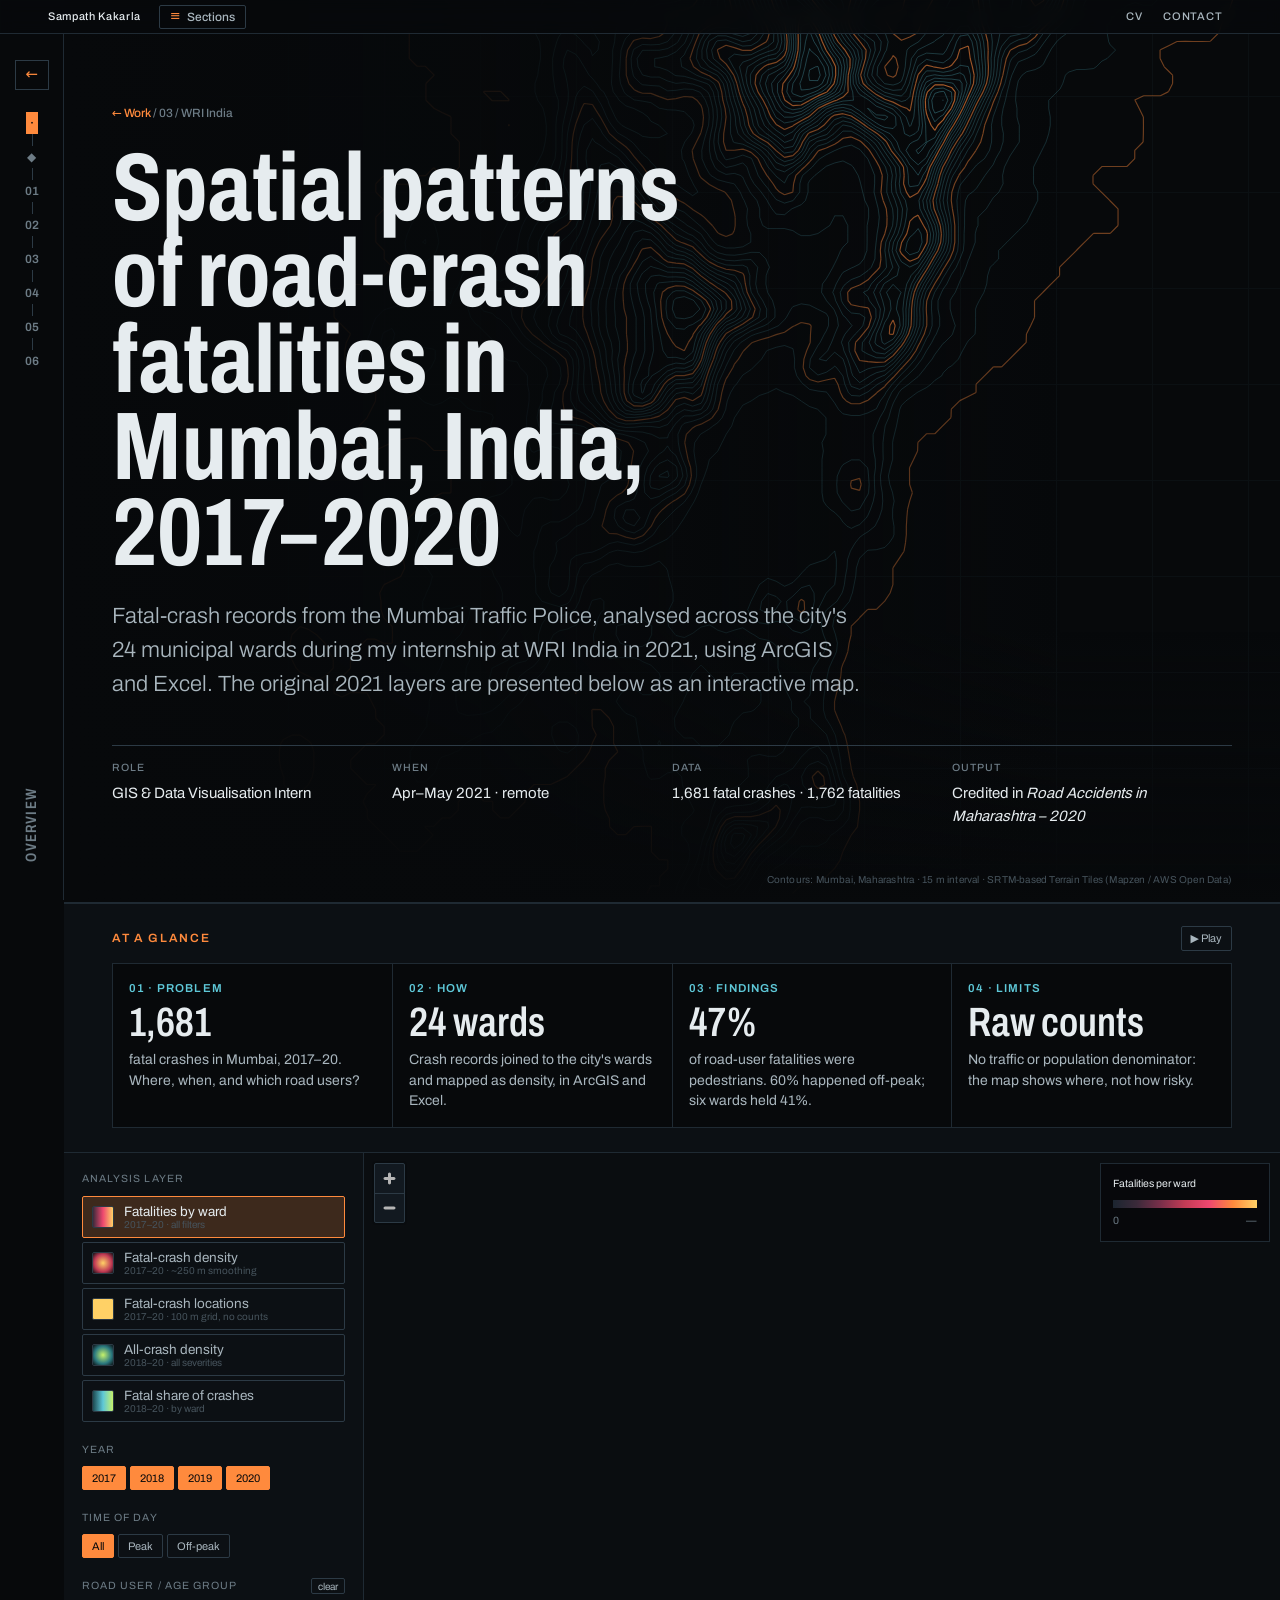
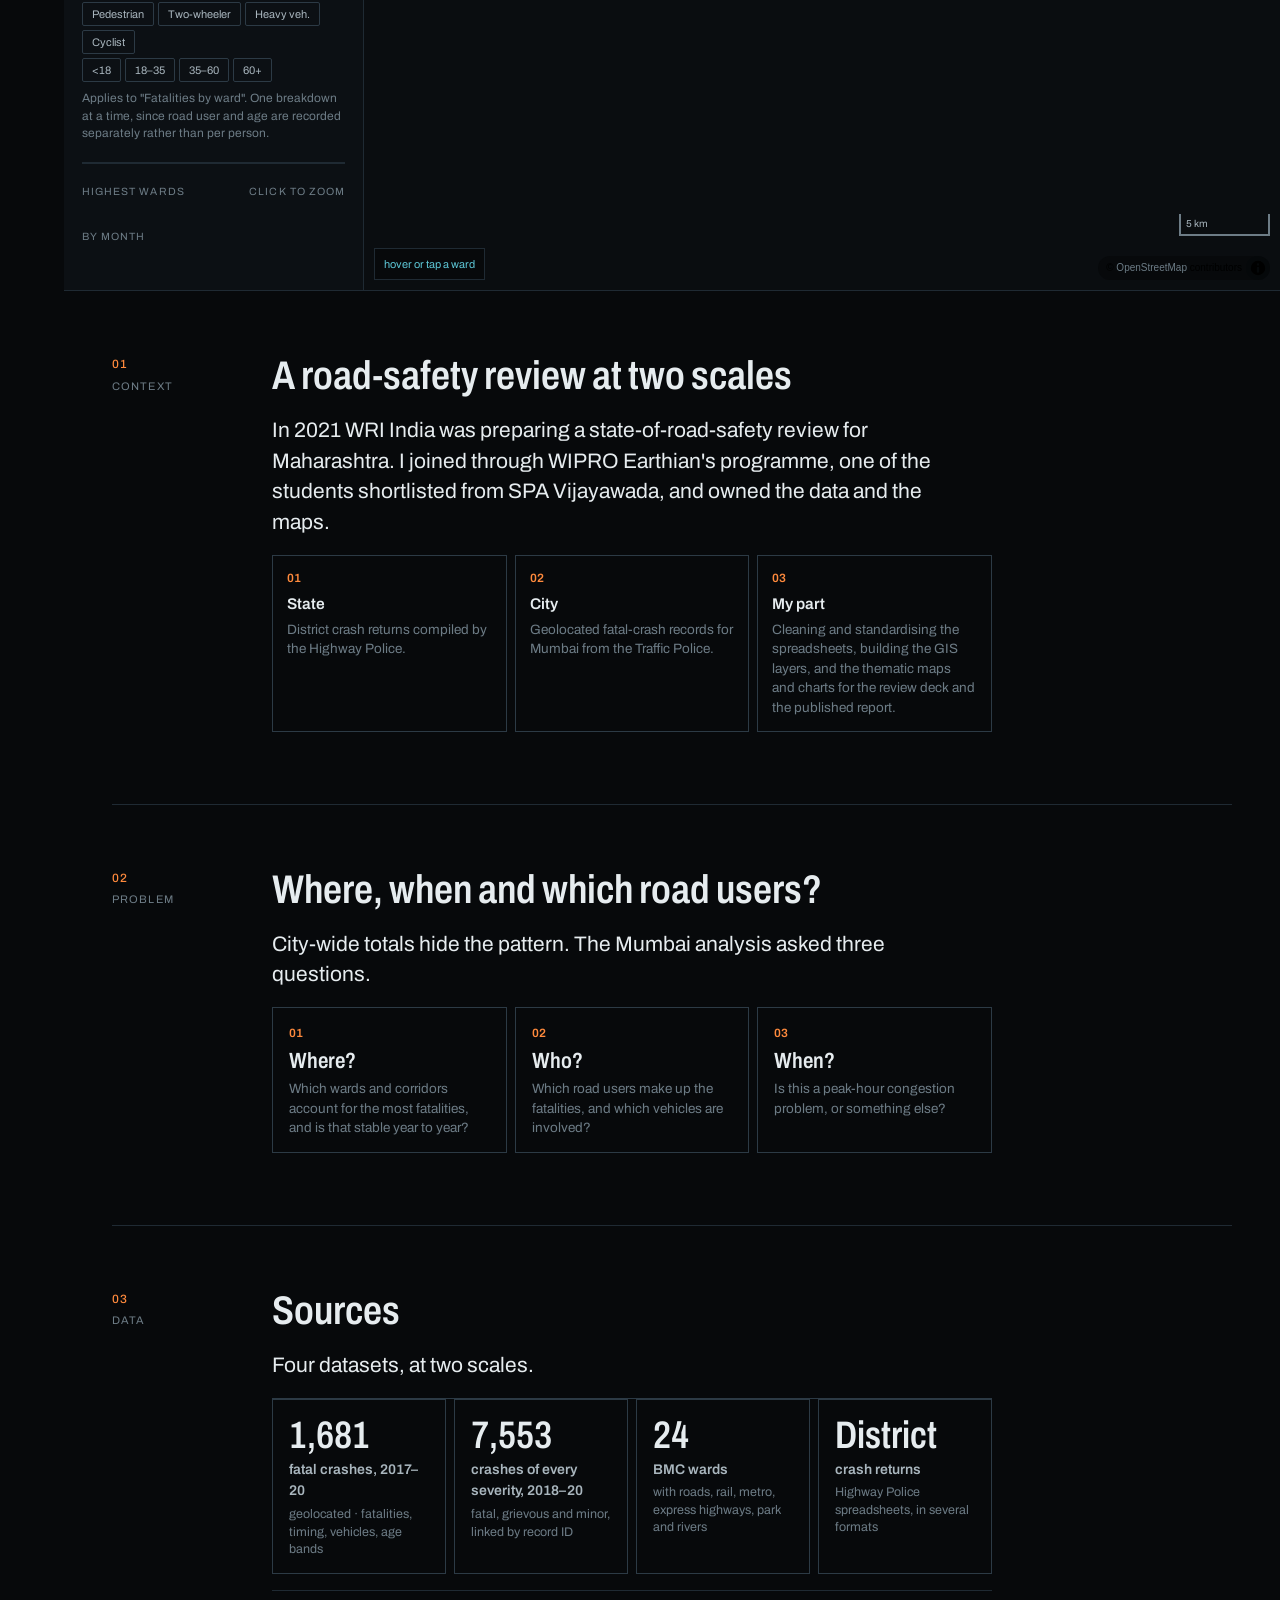
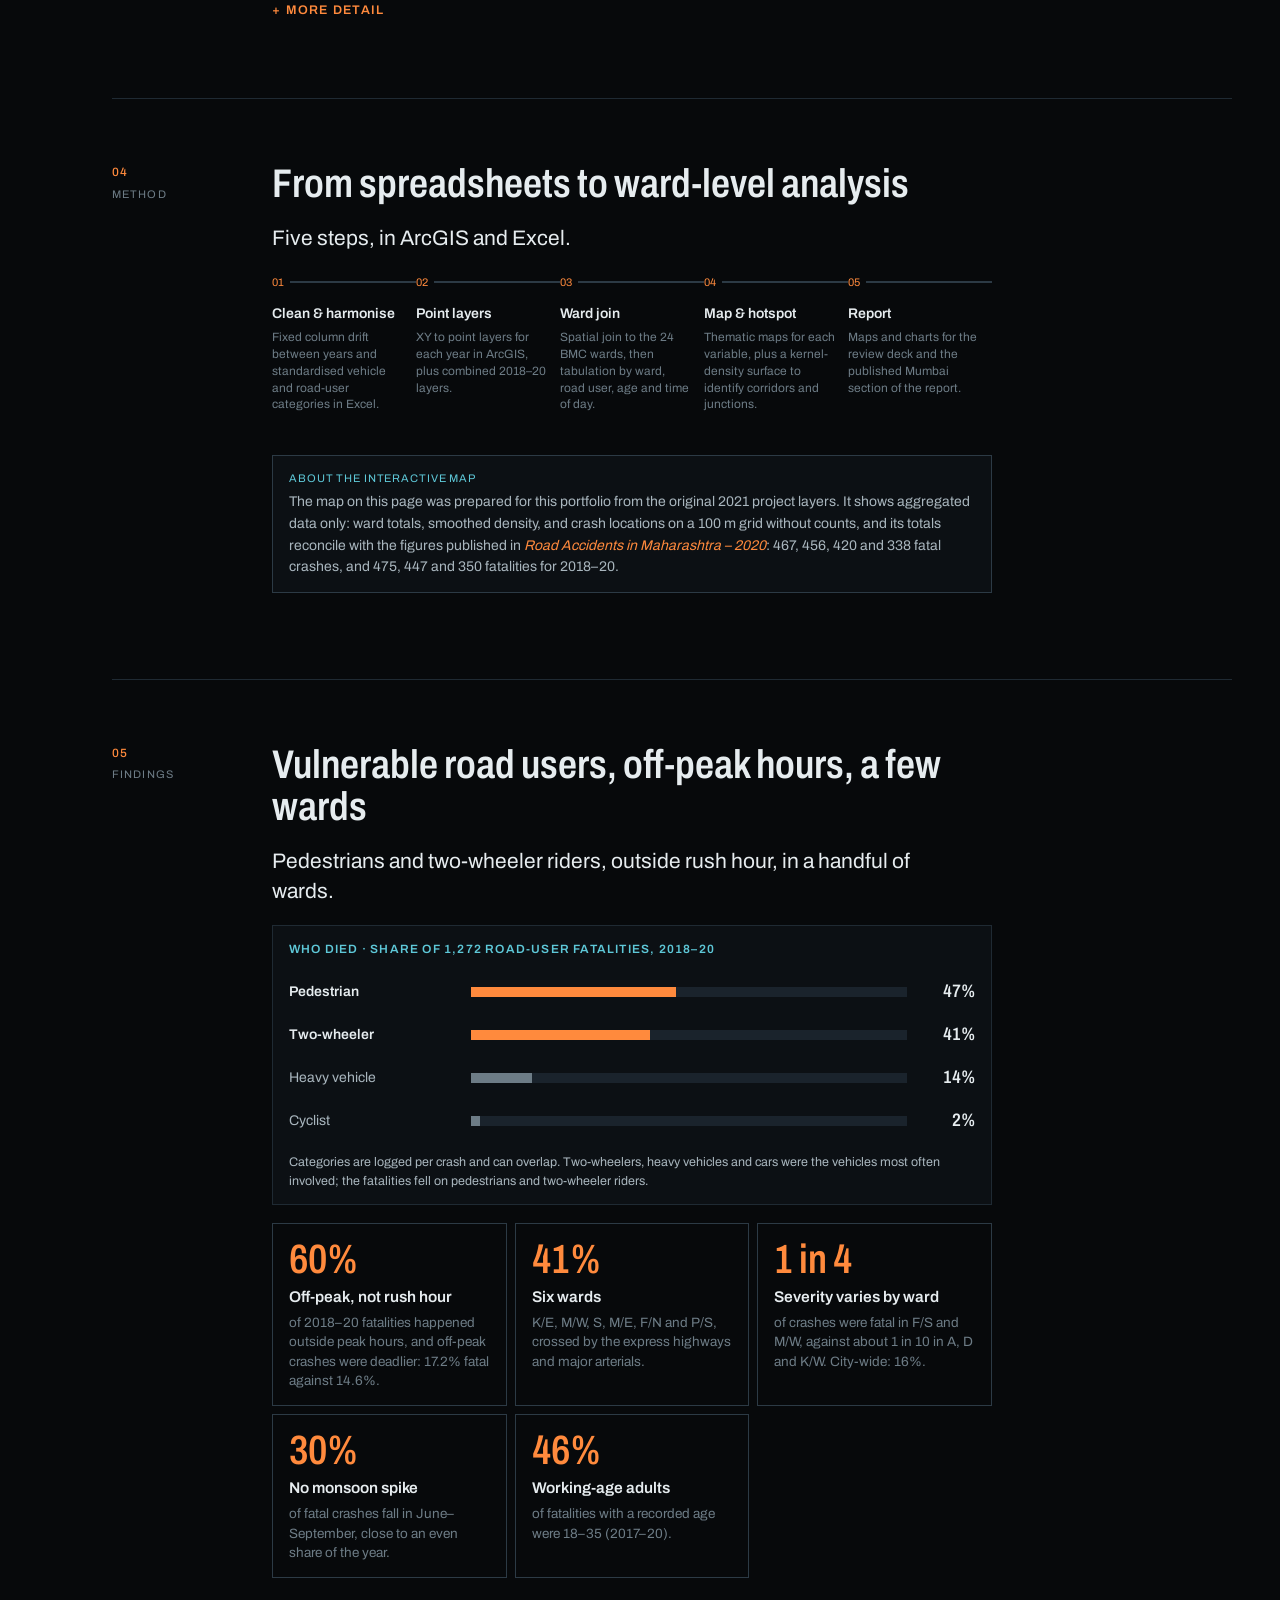
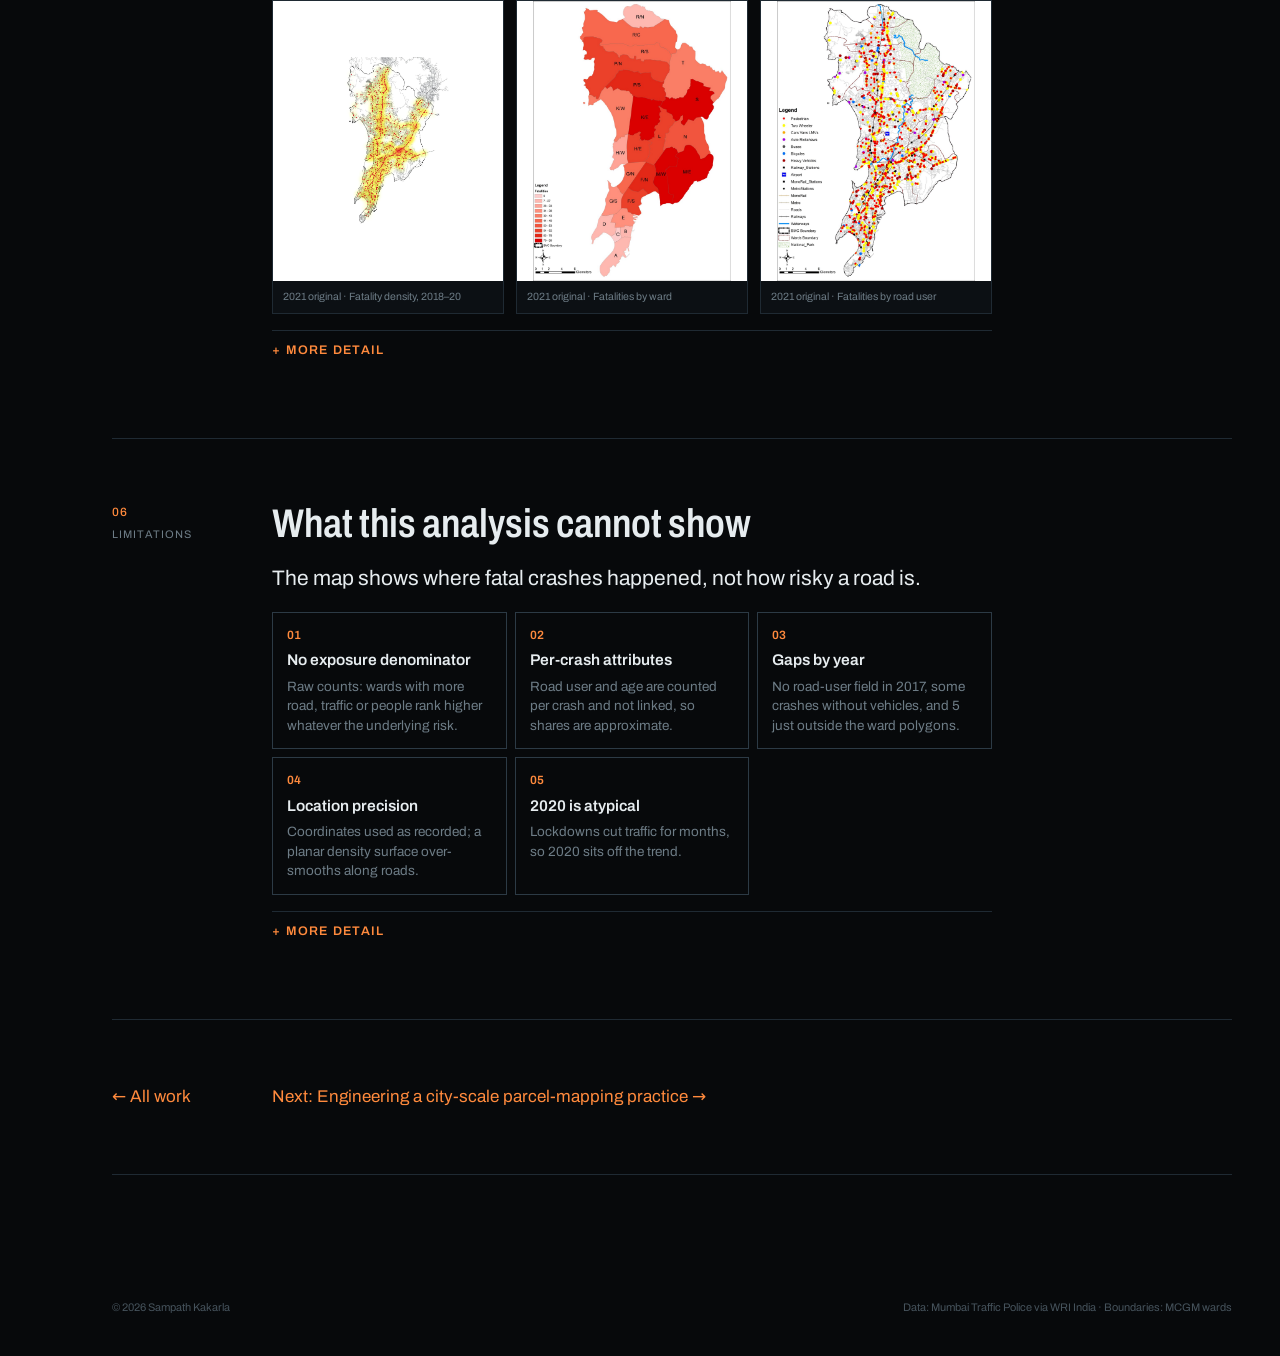
<file: work/wri-road-safety.html>
<!doctype html>
<html lang="en">
<head>
  <meta charset="utf-8">
  <meta name="viewport" content="width=device-width, initial-scale=1">
  <title>Road-Crash Fatalities, Mumbai — Sampath Kakarla</title>
  <meta name="description" content="Internship project: spatial patterns of 1,681 fatal road crashes in Mumbai, 2017–2020, for WRI India, rebuilt as an interactive ward-level map.">
  <meta name="theme-color" content="#07090b">
  <link rel="icon" href="../assets/img/favicon.svg" type="image/svg+xml">
  <link rel="preload" href="../assets/fonts/archivo-wdth.woff2" as="font" type="font/woff2" crossorigin>
  <link rel="stylesheet" href="../assets/vendor/maplibre-gl.css">
  <link rel="stylesheet" href="../assets/css/main.css">
</head>
<body>

<header class="hud">
  <a class="id" href="../index.html">Sampath Kakarla</a>
  <button class="sec-btn" type="button" aria-expanded="false" aria-controls="rail">Sections</button>
  <nav aria-label="Site">
    <a href="../assets/docs/Sampath_Kakarla_CV.pdf" target="_blank" rel="noopener">CV</a>
    <a href="../index.html#contact">Contact</a>
  </nav>
</header>
<nav class="rail" id="rail" aria-label="On this page"></nav>

<main>
  <section class="cs-hero" id="top"><canvas class="cs-terrain" data-terrain="mumbai" data-root="../assets/" aria-hidden="true"></canvas><div class="vignette"></div><div class="wrap" id="cs-hero"></div><span class="terrain-cap" aria-hidden="true"></span></section>

  <!-- ===================== MAP CONSOLE ===================== -->
  <section class="console" id="explore" data-rail="Interactive map" aria-label="Interactive fatality map">
    <aside class="side">
      <div class="ctl">
        <h5>Analysis layer</h5>
        <div class="layer-list" role="radiogroup" aria-label="Analysis layer">
          <button class="lyr on" data-view="wards" role="radio" aria-checked="true"><i style="background:linear-gradient(90deg,#3b2a3a,#ef476f,#ffd166)"></i>Fatalities by ward<small>2017–20 · all filters</small></button>
          <button class="lyr" data-view="density" role="radio" aria-checked="false"><i style="background:radial-gradient(#ffd166,#c23b55 60%,transparent)"></i>Fatal-crash density<small>2017–20 · ~250 m smoothing</small></button>
          <button class="lyr" data-view="locations" role="radio" aria-checked="false"><i style="background:#ffd166"></i>Fatal-crash locations<small>2017–20 · 100 m grid, no counts</small></button>
          <button class="lyr" data-view="alldensity" role="radio" aria-checked="false"><i style="background:radial-gradient(#c6f26b,#2c7a80 60%,transparent)"></i>All-crash density<small>2018–20 · all severities</small></button>
          <button class="lyr" data-view="share" role="radio" aria-checked="false"><i style="background:linear-gradient(90deg,#1d4a52,#5ec8d8,#c6f26b)"></i>Fatal share of crashes<small>2018–20 · by ward</small></button>
        </div>
      </div>
      <div class="ctl">
        <h5>Year</h5>
        <div class="chips">
          <button class="chip on" data-year="2017" aria-pressed="true">2017</button>
          <button class="chip on" data-year="2018" aria-pressed="true">2018</button>
          <button class="chip on" data-year="2019" aria-pressed="true">2019</button>
          <button class="chip on" data-year="2020" aria-pressed="true">2020</button>
        </div>
        <p class="note" id="note-all" hidden style="margin:6px 0 0;color:var(--heat-1)">All-crash records are available for 2018–20 only.</p>
      </div>
      <div class="ctl">
        <h5>Time of day</h5>
        <div class="chips">
          <button class="chip on" data-time="all" aria-pressed="true">All</button>
          <button class="chip" data-time="peak" aria-pressed="false">Peak</button>
          <button class="chip" data-time="off" aria-pressed="false">Off-peak</button>
        </div>
      </div>
      <div class="ctl">
        <h5>Road user / age group <button class="chip" id="who-clear" style="padding:1px 6px;font-size:10px">clear</button></h5>
        <div class="chips">
          <button class="chip" data-who="v:ped" aria-pressed="false">Pedestrian</button>
          <button class="chip" data-who="v:tw" aria-pressed="false">Two-wheeler</button>
          <button class="chip" data-who="v:hv" aria-pressed="false">Heavy veh.</button>
          <button class="chip" data-who="v:cyc" aria-pressed="false">Cyclist</button>
        </div>
        <div class="chips" style="margin-top:4px">
          <button class="chip" data-who="ag:0_18" aria-pressed="false">&lt;18</button>
          <button class="chip" data-who="ag:18_35" aria-pressed="false">18–35</button>
          <button class="chip" data-who="ag:35_60" aria-pressed="false">35–60</button>
          <button class="chip" data-who="ag:60" aria-pressed="false">60+</button>
        </div>
        <p class="note" style="margin:8px 0 0">Applies to "Fatalities by ward". One breakdown at a time, since road user and age are recorded separately rather than per person.</p>
        <p class="note" id="note-2017" hidden style="margin:6px 0 0;color:var(--heat-1)">2017 records have no road-user field and count as zero here.</p>
        <p class="note" id="note-who" hidden style="margin:6px 0 0;color:var(--heat-1)">Road-user and age filters only apply to the ward fatality layer.</p>
      </div>

      <div class="readout" id="readout" aria-live="polite"></div>
      <p class="note" id="note-share" hidden style="margin:-12px 0 0">Wards with fewer than 25 recorded crashes in the selection are left blank to avoid unstable ratios.</p>
      <div class="ctl">
        <h5>Highest wards <span>click to zoom</span></h5>
        <div class="bars" id="bars"></div>
      </div>
      <div class="ctl">
        <h5 id="months-t">By month</h5>
        <div class="months" id="months"></div>
        <p class="note" id="months-n" style="margin:4px 0 0"></p>
      </div>
      <div class="ctl">
        <h5>Context layers</h5>
        <div class="chips">
          <button class="chip on" data-ctx="rail" aria-pressed="true">Suburban rail</button>
          <button class="chip on" data-ctx="express" aria-pressed="true">Express highways</button>
          <button class="chip" data-ctx="metro" aria-pressed="false">Metro / monorail</button>
          <button class="chip" data-ctx="roads" aria-pressed="false">Major roads</button>
          <button class="chip on" data-ctx="green" aria-pressed="true">Park, rivers, airport</button>
        </div>
      </div>
      <p class="note">*Pedestrian share of fatalities, from 2018–20 records in the current selection. Source: Mumbai Traffic Police via WRI India, aggregated. Context: OpenStreetMap and 2021 project layers. Basemap © OpenStreetMap contributors.</p>
    </aside>
    <div id="map">
      <div class="map-legend" id="legend">
        <div id="legend-t">Fatalities per ward</div>
        <div class="ramp" id="legend-ramp" style="background:linear-gradient(90deg,#1b2530,#3b2a3a,#7a2f4a,#c23b55,#ef476f,#ff8a3d,#ffd166)"></div>
        <div class="ends"><span id="legend-min">0</span><span id="legend-max">—</span></div>
      </div>
      <div class="map-hud" id="map-hud">hover or tap a ward</div>
    </div>
  </section>

  <div class="cs-body"><div class="wrap"><div id="chapters"></div><nav class="next" id="next"></nav></div></div>
</main>

<div class="lightbox" id="lb" role="dialog" aria-label="Enlarged map"><img alt=""></div>
<footer class="foot"><div class="wrap"><span>© <span id="year"></span> Sampath Kakarla</span><span>Data: Mumbai Traffic Police via WRI India · Boundaries: MCGM wards</span></div></footer>

<script src="../assets/vendor/maplibre-gl.js"></script>
<script src="../assets/vendor/marked.umd.js"></script>
<script src="../assets/js/content.js"></script>
<script src="../assets/js/rail.js"></script>
<script src="../assets/js/terrain.js"></script>
<script src="../assets/js/wri-map.js"></script>
<script>C.caseStudy("../content/work/wri-road-safety.json");</script>
</body>
</html>
</file>
<file: assets/css/main.css>
/* ==========================================================================
   Sampath Kakarla — portfolio
   Theme: dark analyst console. Cartography × data science.
   Type: Archivo only (self-hosted, variable width): condensed widths for headings and numbers, normal width for text and labels.
   ========================================================================== */

/* Self-hosted open fonts (SIL OFL). Archivo has a width axis → used as the condensed fallback. */
@font-face { font-family: "Archivo"; src: url("../fonts/archivo-wdth.woff2") format("woff2-variations"); font-weight: 100 900; font-stretch: 62% 125%; font-display: swap; }

:root {
  /* surfaces */
  --ink-0: #07090b;          /* page */
  --ink-1: #0c1014;          /* panels */
  --ink-2: #121920;          /* raised */
  --ink-3: #1a232c;          /* hover */
  --rule: #1f2a33;           /* hairlines */
  --rule-2: #2c3a45;

  /* text */
  --t-0: #e6ecef;
  --t-1: #a9b6be;
  --t-2: #6d7c86;
  --t-3: #46535c;

  /* signals */
  --sig: #ff8a3d;            /* survey orange — primary accent */
  --sig-dim: #ff8a3d33;
  --cyan: #5ec8d8;           /* water / data */
  --cyan-dim: #5ec8d822;
  --lime: #c6f26b;           /* live / ok */
  --heat-1: #ffd166;
  --heat-2: #ff8a3d;
  --heat-3: #ef476f;

  /* type */
  --f-sans: "Archivo", system-ui, -apple-system, "Segoe UI", sans-serif;
  --f-cond: "Archivo", "Arial Narrow", sans-serif;
  --f-mono: "Archivo", system-ui, sans-serif;  /* labels: same family as text (two-font rule) */

  /* layout */
  --gut: clamp(16px, 4vw, 48px);
  --max: 1320px;
  --hud-h: 34px;
}

*, *::before, *::after { box-sizing: border-box; }
html { -webkit-text-size-adjust: 100%; scroll-behavior: smooth; }
@media (prefers-reduced-motion: reduce) { html { scroll-behavior: auto; } }

body {
  margin: 0;
  background: var(--ink-0);
  color: var(--t-0);
  font-family: var(--f-sans);
  font-size: 17px;
  line-height: 1.55;
  font-weight: 400;
  -webkit-font-smoothing: antialiased;
  overflow-x: hidden;
}

/* faint survey grid across the whole page */
body::before {
  content: "";
  position: fixed; inset: 0;
  pointer-events: none;
  background-image:
    linear-gradient(var(--rule) 1px, transparent 1px),
    linear-gradient(90deg, var(--rule) 1px, transparent 1px);
  background-size: 96px 96px;
  opacity: .22;
  z-index: 0;
}

a { color: inherit; text-decoration: none; }
img { max-width: 100%; display: block; }
::selection { background: var(--sig); color: var(--ink-0); }

.cond { font-family: var(--f-cond); font-stretch: 78%; }
.mono { font-family: var(--f-mono); font-size: 12px; letter-spacing: .02em; }
.wrap { position: relative; z-index: 1; max-width: var(--max); margin: 0 auto; padding: 0 var(--gut); }

/* ---------- HUD (top status bar) ---------- */
.hud {
  position: fixed; top: 0; left: 0; right: 0; height: var(--hud-h);
  z-index: 50;
  display: flex; align-items: center; gap: 18px;
  padding: 0 var(--gut);
  background: color-mix(in srgb, var(--ink-0) 82%, transparent);
  backdrop-filter: blur(8px);
  border-bottom: 1px solid var(--rule);
  font-family: var(--f-mono); font-size: 11px; color: var(--t-2);
  white-space: nowrap;
}
.hud .id { color: var(--t-0); font-weight: 500; letter-spacing: .06em; }
.hud .id b { color: var(--sig); font-weight: 500; }
.hud .live::before { content: "●"; color: var(--lime); margin-right: 6px; font-size: 9px; animation: blink 2.4s infinite; }
.hud nav { margin-left: auto; display: flex; gap: 2px; }
.hud nav a { padding: 4px 9px; border-radius: 2px; color: var(--t-1); text-transform: uppercase; letter-spacing: .08em; }
.hud nav a:hover, .hud nav a.on { color: var(--ink-0); background: var(--sig); }
.hud .coord { min-width: 210px; color: var(--cyan); }
@keyframes blink { 50% { opacity: .25; } }
@media (max-width: 860px) { .hud .coord, .hud .hide-m { display: none; } .hud nav a { padding: 4px 6px; } }
@media (max-width: 520px) { .hud nav a.opt { display: none; } }

/* ---------- Hero ---------- */
.hero {
  position: relative;
  min-height: 100svh;
  padding-top: calc(var(--hud-h) + 6vh);
  display: flex; flex-direction: column; justify-content: flex-end;
  border-bottom: 1px solid var(--rule);
  overflow: hidden;
}
.hero canvas#terrain { position: absolute; inset: 0; width: 100%; height: 100%; z-index: 0; }
.hero .vignette {
  position: absolute; inset: 0; z-index: 0; pointer-events: none;
  background:
    radial-gradient(ellipse 70% 60% at 70% 40%, transparent 0%, var(--ink-0) 85%),
    linear-gradient(to top, var(--ink-0) 0%, transparent 45%);
}
.hero .wrap { padding-bottom: 7vh; }
.kicker { font-family: var(--f-mono); font-size: 12px; color: var(--sig); text-transform: uppercase; letter-spacing: .14em; display: flex; align-items: center; gap: 10px; }
.kicker::before { content: ""; width: 28px; height: 1px; background: var(--sig); }

.hero h1 {
  font-family: var(--f-cond); font-stretch: 72%;
  font-weight: 700;
  font-size: clamp(56px, 11vw, 168px);
  line-height: .86;
  letter-spacing: -.01em;
  margin: 18px 0 0;
  text-transform: uppercase;
}
.hero h1 .thin { font-weight: 300; color: var(--t-2); }
.hero .role {
  margin: 22px 0 0;
  font-size: clamp(20px, 2.4vw, 30px);
  font-weight: 300;
  color: var(--t-1);
}
.hero .role .arrow { color: var(--sig); font-family: var(--f-mono); padding: 0 .2em; }
.hero .role b { color: var(--t-0); font-weight: 500; }
.hero .lede { max-width: 640px; margin: 22px 0 0; color: var(--t-1); font-size: 17px; }

.stats { display: grid; grid-template-columns: repeat(4, 1fr); margin-top: 48px; border-top: 1px solid var(--rule-2); }
.stat { padding: 16px 16px 0 0; border-right: 1px solid var(--rule); }
.stat + .stat { padding-left: 16px; }
.stat:last-child { border-right: 0; }
.stat .v { font-family: var(--f-cond); font-stretch: 75%; font-weight: 600; font-size: clamp(34px, 4.4vw, 56px); line-height: 1; }
.stat .v small { font-size: .45em; color: var(--t-2); margin-left: 3px; font-weight: 400; }
.stat .l { font-family: var(--f-mono); font-size: 11px; color: var(--t-2); text-transform: uppercase; letter-spacing: .08em; margin-top: 8px; }
@media (max-width: 720px) {
  .stats { grid-template-columns: repeat(2, 1fr); }
  .stat:nth-child(2) { border-right: 0; }
  .stat:nth-child(3) { padding-left: 0; }
  .stat:nth-child(n+3) { border-top: 1px solid var(--rule); margin-top: 14px; }
}

/* legend-style scale bar in hero corner */
.scalebar { position: absolute; right: var(--gut); top: calc(var(--hud-h) + 24px); z-index: 2; font-family: var(--f-mono); font-size: 10px; color: var(--t-2); text-align: right; }
.scalebar .bar { display: flex; margin: 6px 0 4px auto; width: 160px; height: 5px; border: 1px solid var(--t-2); }
.scalebar .bar i { flex: 1; } .scalebar .bar i:nth-child(odd) { background: var(--t-2); }
.scalebar .ticks { display: flex; justify-content: space-between; width: 160px; margin-left: auto; }
.north { position: absolute; left: var(--gut); top: calc(var(--hud-h) + 24px); z-index: 2; font-family: var(--f-mono); font-size: 10px; color: var(--t-2); text-align: center; }
.north svg { display: block; margin: 0 auto 4px; }
@media (max-width: 720px) { .scalebar, .north { display: none; } }

/* ---------- Section frame ---------- */
section.block { position: relative; z-index: 1; padding: clamp(72px, 11vw, 140px) 0; border-bottom: 1px solid var(--rule); }
.sec-head { display: grid; grid-template-columns: 180px 1fr; gap: 24px; margin-bottom: 48px; align-items: end; }
.sec-head .no { font-family: var(--f-mono); font-size: 12px; color: var(--t-2); letter-spacing: .1em; border-top: 1px solid var(--sig); padding-top: 10px; }
.sec-head .no b { color: var(--sig); font-weight: 500; }
.sec-head h2 { margin: 0; font-family: var(--f-cond); font-stretch: 75%; font-weight: 600; font-size: clamp(38px, 5.5vw, 76px); line-height: .95; letter-spacing: -.005em; }
.sec-head h2 em { font-style: normal; color: var(--t-2); font-weight: 300; }
.sec-head p { grid-column: 2; margin: 14px 0 0; color: var(--t-1); max-width: 640px; }
@media (max-width: 720px) { .sec-head { grid-template-columns: 1fr; gap: 14px; } .sec-head p { grid-column: 1; } }

/* ---------- Route (career transit line) ---------- */
.route { position: relative; display: grid; grid-template-columns: repeat(7, 1fr); }
.route::before { content: ""; position: absolute; left: 0; right: 0; top: 37px; height: 3px; background: linear-gradient(90deg, var(--cyan) 0%, var(--sig) 82%, transparent 82%, transparent 100%); }
.route::after { content: ""; position: absolute; left: 82%; right: 0; top: 37px; height: 3px; background: repeating-linear-gradient(90deg, var(--sig) 0 6px, transparent 6px 12px); }
.stop { position: relative; padding-right: 14px; }
.stop .yr { font-family: var(--f-mono); font-size: 12px; color: var(--t-2); height: 24px; }
.stop .dot { width: 17px; height: 17px; border-radius: 50%; background: var(--ink-0); border: 3px solid var(--sig); margin: 0 0 18px 0; position: relative; z-index: 1; }
.stop:first-child .dot, .stop:nth-child(2) .dot { border-color: var(--cyan); }
.stop.future .dot { border-style: dashed; background: transparent; }
.stop h3 { margin: 0; font-size: 16px; font-weight: 600; line-height: 1.25; }
.stop p { margin: 6px 0 0; font-size: 13px; color: var(--t-2); line-height: 1.45; }
@media (max-width: 960px) {
  .route { grid-template-columns: 1fr; gap: 0; padding-left: 34px; }
  .route::before { left: 7px; right: auto; top: 0; bottom: 0; width: 3px; height: auto; background: linear-gradient(180deg, var(--cyan), var(--sig) 88%, transparent 88%); }
  .route::after { display: none; }
  .stop { padding: 0 0 26px; }
  .stop .dot { position: absolute; left: -34px; top: 2px; margin: 0; }
  .stop .yr { height: auto; }
}

/* ---------- Work cards ---------- */
.work { display: grid; gap: 1px; background: var(--rule); border: 1px solid var(--rule); }
.card {
  position: relative;
  display: grid; grid-template-columns: 90px 1fr 340px; gap: 32px;
  padding: 34px 32px;
  background: var(--ink-0);
  transition: background .25s;
}
.card:hover { background: var(--ink-1); }
.card .ix { font-family: var(--f-cond); font-stretch: 75%; font-size: 64px; font-weight: 300; line-height: .8; color: var(--t-3); }
.card:hover .ix { color: var(--sig); }
.card h3 { margin: 0; font-family: var(--f-cond); font-stretch: 80%; font-weight: 600; font-size: clamp(26px, 3vw, 38px); line-height: 1.02; }
.card .kind { font-family: var(--f-mono); font-size: 11px; text-transform: uppercase; letter-spacing: .12em; color: var(--cyan); margin-bottom: 8px; }
.card .org { font-family: var(--f-mono); font-size: 11px; text-transform: uppercase; letter-spacing: .08em; color: var(--t-2); margin-top: 10px; }
.card p { color: var(--t-1); margin: 14px 0 0; max-width: 620px; }
.tags { display: flex; flex-wrap: wrap; gap: 6px; margin-top: 16px; }
.tag { font-family: var(--f-mono); font-size: 11px; padding: 3px 8px; border: 1px solid var(--rule-2); color: var(--t-1); border-radius: 2px; }
.card .thumb { position: relative; height: 200px; border: 1px solid var(--rule-2); overflow: hidden; background: var(--ink-1); }
.card .thumb canvas, .card .thumb svg { width: 100%; height: 100%; display: block; }
.card .thumb .cap { position: absolute; left: 8px; bottom: 6px; font-family: var(--f-mono); font-size: 10px; color: var(--t-2); }
.card .badge { position: absolute; right: 8px; top: 8px; font-family: var(--f-mono); font-size: 10px; text-transform: uppercase; letter-spacing: .1em; padding: 3px 7px; border-radius: 2px; }
.badge.live { background: var(--lime); color: var(--ink-0); }
.badge.soon { border: 1px dashed var(--t-2); color: var(--t-2); }
.card .go { display: inline-flex; align-items: center; gap: 8px; margin-top: 20px; font-family: var(--f-mono); font-size: 12px; color: var(--sig); text-transform: uppercase; letter-spacing: .1em; }
.card .go::after { content: "→"; transition: transform .2s; }
.card:hover .go::after { transform: translateX(5px); }
.card.soon { cursor: default; }
.card.soon .go { color: var(--t-2); }
.card.soon .go::after { content: ""; }
@media (max-width: 1000px) { .card { grid-template-columns: 60px 1fr; } .card .thumb { grid-column: 1 / -1; order: 3; } .card .ix { font-size: 44px; } }
@media (max-width: 560px) { .card { grid-template-columns: 1fr; gap: 16px; padding: 26px 18px; } }

/* ---------- Evidence matrix ---------- */
.matrix-wrap { overflow-x: auto; border: 1px solid var(--rule); }
table.matrix { border-collapse: collapse; width: 100%; min-width: 760px; font-size: 14px; }
.matrix th, .matrix td { border-bottom: 1px solid var(--rule); padding: 10px 12px; text-align: center; }
.matrix thead th { font-family: var(--f-mono); font-size: 10.5px; font-weight: 400; color: var(--t-2); text-transform: uppercase; letter-spacing: .06em; vertical-align: bottom; background: var(--ink-1); }
.matrix tbody th { text-align: left; font-weight: 400; color: var(--t-0); white-space: nowrap; }
.matrix td.g { font-family: var(--f-mono); font-size: 10.5px; color: var(--t-3); text-transform: uppercase; text-align: left; width: 80px; }
.matrix tr:hover th, .matrix tr:hover td { background: var(--ink-1); }
.matrix .m { display: inline-block; width: 10px; height: 10px; border-radius: 50%; }
.matrix .m2 { background: var(--sig); box-shadow: 0 0 10px var(--sig-dim); }
.matrix .m1 { border: 1.5px solid var(--cyan); }
.matrix-key { display: flex; gap: 22px; margin-top: 14px; font-family: var(--f-mono); font-size: 11px; color: var(--t-2); flex-wrap: wrap; align-items: center; }
.matrix-key span { display: inline-flex; align-items: center; gap: 8px; }
.toolbox { margin-top: 18px; color: var(--t-2); font-size: 14px; }

/* ---------- Lab ---------- */
.lab { display: grid; grid-template-columns: repeat(3, 1fr); gap: 16px; }
.slot { border: 1px dashed var(--rule-2); min-height: 180px; padding: 18px; display: flex; flex-direction: column; justify-content: space-between; position: relative; background-image: radial-gradient(var(--rule-2) 1px, transparent 1px); background-size: 14px 14px; }
.slot .t { font-family: var(--f-mono); font-size: 12px; color: var(--t-2); }
.slot .n { color: var(--t-2); font-size: 14px; }
@media (max-width: 760px) { .lab { grid-template-columns: 1fr; } }

/* ---------- Academic list (ledger) ---------- */
.ledger { border-top: 1px solid var(--rule-2); }
.row { display: grid; grid-template-columns: 70px 1.1fr 220px 1.4fr; gap: 20px; padding: 18px 0; border-bottom: 1px solid var(--rule); align-items: baseline; }
.row .y { font-family: var(--f-mono); font-size: 12px; color: var(--t-2); }
.row h4 { margin: 0; font-size: 18px; font-weight: 600; }
.row .tg { font-family: var(--f-mono); font-size: 11px; color: var(--t-2); text-transform: uppercase; letter-spacing: .05em; }
.row .tg.win { color: var(--sig); }
.row .tg.win::before { content: "▲ "; font-size: 9px; vertical-align: 1px; }
.row p { margin: 0; color: var(--t-2); font-size: 14px; }
@media (max-width: 900px) { .row { grid-template-columns: 56px 1fr; gap: 6px 14px; } .row .tg, .row p { grid-column: 2; } }

/* ---------- Writing / personal ---------- */
.empty { border: 1px dashed var(--rule-2); padding: 28px; color: var(--t-2); font-family: var(--f-mono); font-size: 12px; }
/* personal photographs: justified rows, every photo at its own aspect ratio (no cropping) */
.photos { display: flex; flex-direction: column; gap: 8px; }
.ph-row { display: flex; gap: 8px; }
.photo { flex: var(--ar, 1) 1 0%; aspect-ratio: var(--ar, 4 / 5); margin: 0; border: 1px solid var(--rule); background: var(--ink-1); position: relative; overflow: hidden; }
.photo img { display: block; width: 100%; height: 100%; object-fit: cover; filter: saturate(.92); transition: transform .8s ease, filter .4s; }
.photo:hover img { transform: scale(1.025); filter: none; }
.photo .c { position: absolute; left: 0; bottom: 0; padding: 18px 12px 9px; width: 100%; font-size: 12.5px; font-weight: 500; color: var(--t-0); background: linear-gradient(to top, #07090bcc, transparent); opacity: 0; transform: translateY(4px); transition: opacity .3s, transform .3s; pointer-events: none; }
.photo:hover .c, .photo:focus-within .c { opacity: 1; transform: none; }
.photo.ph { display: grid; place-items: center; color: var(--t-3); font-size: 10px; flex: 1 1 0%; }
.photo.ph::before, .photo.ph::after { content: ""; position: absolute; width: 14px; height: 14px; border: 1px solid var(--t-3); }
.photo.ph::before { left: 8px; top: 8px; border-right: 0; border-bottom: 0; }
.photo.ph::after { right: 8px; bottom: 8px; border-left: 0; border-top: 0; }
.photo .c span { display: block; }
.photo .c small { display: block; margin-top: 3px; font-size: 11px; font-weight: 400; color: var(--t-1); letter-spacing: .02em; }
/* a featured photo (or any photo alone in its row) keeps its shape but never grows taller than the screen */
.ph-row.solo { justify-content: center; }
.ph-row.solo .photo { flex: 0 1 auto; width: min(100%, calc(78vh * var(--ar, 1.5))); }
/* mosaic: columns like a pinboard, each photo at its own shape */
.photos.lay-mosaic { display: block; columns: 3 260px; column-gap: 8px; }
.lay-mosaic .photo { display: block; width: 100%; margin: 0 0 8px; break-inside: avoid; }
/* filmstrip: one scrolling row at a fixed height */
.photos.lay-strip { flex-direction: row; overflow-x: auto; scroll-snap-type: x proximity; padding-bottom: 10px; scrollbar-color: var(--rule-2) transparent; }
.lay-strip .photo { flex: 0 0 auto; height: min(62vh, 520px); scroll-snap-align: start; }
/* rows are worked out in photos.js for every screen width; an underfilled last row keeps the target height */
.ph-row.short .photo { flex: 0 0 calc(var(--h) * var(--ar)); }
.photo[data-i] { cursor: zoom-in; }
.photo[data-i]:focus-visible { outline: 2px solid var(--cyan); outline-offset: 2px; }
.ph-all { margin: 18px 0 0; font-size: 13px; font-weight: 600; text-transform: uppercase; letter-spacing: .08em; }
.ph-all a { color: var(--sig); }
/* photography page */
.ph-hero { padding: calc(var(--hud-h) + 70px) 0 28px; position: relative; z-index: 2; }
.ph-hero h1 { font-family: var(--f-cond); font-stretch: 74%; font-weight: 700; font-size: clamp(44px, 7.5vw, 112px); line-height: .9; margin: 22px 0 0; }
.ph-hero .sub { color: var(--t-1); font-size: clamp(17px, 1.6vw, 20px); font-weight: 300; max-width: 720px; margin: 20px 0 0; }
.ph-filters .chip span { opacity: .6; margin-left: 3px; }
section.block.ph-block { padding-top: 0; }
/* gallery + map backdrop: a dim, zoomed-in map of India fills the screen behind the page (like the contour
   backdrop on the other pages); its camera glides to the place being looked at. Photos run down the left. */
.gallery-page main { position: relative; z-index: 1; }
.ph-layout { display: block; }
.ph-main { width: min(100%, 58vw); position: relative; z-index: 2; }
.ph-bar { position: sticky; top: var(--hud-h); z-index: 5; padding: 12px 0 16px; background: linear-gradient(var(--ink-0) 75%, #07090b00);
  -webkit-mask-image: linear-gradient(90deg, #000 40%, transparent 68%); mask-image: linear-gradient(90deg, #000 40%, transparent 68%); }
.ph-bg { position: fixed; top: var(--hud-h); right: 0; bottom: 0; left: 0; z-index: 0; overflow: hidden; pointer-events: none;
  -webkit-mask-image: linear-gradient(90deg, transparent 18%, #000 60%); mask-image: linear-gradient(90deg, transparent 18%, #000 60%); }
.pm-cam { position: absolute; left: 0; top: 0; transition: transform 1.5s cubic-bezier(.65, 0, .25, 1); will-change: transform; }
.pm-drift { will-change: transform; }
.pm-backdrop svg { display: block; overflow: visible; }
.pm-backdrop .pm-land path { fill: #ff8a3d03; stroke: #ff8a3d24; }
.pm-backdrop .pm-land .pm-ind { fill: #ff8a3d06; stroke: #ff8a3d4d; stroke-width: 1.3; }
.pm-backdrop .pm-land .pm-npl { stroke: #ff8a3d38; }
.pm-backdrop .pm-s { transform: scale(calc(var(--u, 1) * 1.6)); }
.pm-backdrop .pm-core { fill: #ff8a3d55; stroke: none; }
.pm-backdrop .pm-pin { fill: #ff8a3dcc; }
.pm-backdrop .pm-ring.r1 { stroke: #ff8a3d4d; }
.pm-backdrop .pm-label { fill: #a9b6be8c; }
.pm-backdrop .pm-label { font-size: calc(var(--u, 1) * 14px); stroke-width: calc(var(--u, 1) * 4px); font-weight: 500; }
.pm-backdrop .pm-cross line { stroke: #ff8a3d26; }
.ph-bg .pm-read { position: absolute; right: 3vw; bottom: 3vh; font-size: 14px; text-align: right; }
.ph-mini { display: none; }
.ph-group { margin: 6px 0 46px; scroll-margin-top: calc(var(--hud-h) + 64px); }
.ph-gh { display: flex; align-items: baseline; gap: 14px; margin: 0 0 12px; }
.ph-gh h2 { font-family: var(--f-cond); font-stretch: 74%; font-weight: 700; font-size: clamp(28px, 3vw, 40px); line-height: 1; margin: 0; }
.ph-gh span { color: var(--t-2); font-size: 13px; font-variant-numeric: tabular-nums; }
/* the map */
.pm-land path { fill: #ff8a3d05; stroke: #ff8a3d40; stroke-width: 1; vector-effect: non-scaling-stroke; stroke-linejoin: round; }
.pm-land .pm-ind { fill: #ff8a3d0a; stroke: #ff8a3d99; stroke-width: 1.2; }
.pm-land .pm-npl { stroke: #ff8a3d73; }
.pm-cross line { stroke: #ff8a3d55; stroke-width: 1; stroke-dasharray: 3 5; vector-effect: non-scaling-stroke; }
.pm-cross { transition: opacity .3s; }
.pm-dot { cursor: pointer; outline: none; }
.pm-hit { fill: transparent; }
.pm-core { fill: #a9b6be; stroke: #07090b; stroke-width: 2; transition: fill .2s; }
.pm-dot:hover .pm-core, .pm-dot:focus-visible .pm-core { fill: var(--t-0); }
.pm-dot.on .pm-core { fill: var(--sig); }

.pm-pin { fill: var(--sig); stroke: #07090b; stroke-width: 2.5; }
/* the point is steady (no pulsing): one faint ring around it */
.pm-ring { fill: none; stroke: #ff8a3d59; stroke-width: 1.5; transform: scale(2.2); transform-box: fill-box; transform-origin: center; }
.pm-ring.r2 { display: none; }
.pm-live.pop { animation: pm-fade .6s ease-out; }
.pm-label { fill: var(--t-0); font: 600 17px var(--f-sans); letter-spacing: .02em; paint-order: stroke; stroke: #07090b; stroke-width: 6px; stroke-linejoin: round; }
.pm-read { margin-top: 10px; font-size: 12.5px; color: var(--t-3); font-variant-numeric: tabular-nums; }
.pm-read b { color: #ff8a3d99; font-weight: 600; text-transform: uppercase; letter-spacing: .08em; }
@keyframes pm-fade { from { opacity: 0; } to { opacity: 1; } }
@media (prefers-reduced-motion: reduce) { .pm-live.pop { animation: none; } }
/* narrower screens: the photos need the full width; the backdrop stays behind and a small locator is pinned top right */
@media (max-width: 1000px) {
  .ph-main { width: 100%; }
  .ph-bar { padding-right: 96px; -webkit-mask-image: none; mask-image: none; }
  .ph-bg { -webkit-mask-image: linear-gradient(90deg, transparent 0%, #000 55%); mask-image: linear-gradient(90deg, transparent 0%, #000 55%); opacity: .7; }
  .ph-bg .pm-read, .pm-backdrop .pm-label { display: none; }
  .ph-mini { display: block; position: fixed; top: calc(var(--hud-h) + 6px); right: max(8px, env(safe-area-inset-right)); width: 84px; z-index: 6; padding: 4px; background: #07090bd9; border: 1px solid var(--rule); }
  .pm-mini svg { display: block; width: 100%; height: auto; }
  .pm-mini .pm-label, .pm-mini .pm-cross { display: none; }
  .pm-mini .pm-core { stroke-width: 4; }
}
/* full-screen viewer */
.pv { position: fixed; inset: 0; z-index: 100; background: #050607f2; display: none; place-items: center; }
.pv.on { display: grid; }
.pv figure { margin: 0; display: flex; flex-direction: column; align-items: center; gap: 12px; max-width: 94vw; }
.pv img { max-width: 92vw; max-height: 82vh; object-fit: contain; display: block; }
.pv figcaption { text-align: center; color: var(--t-0); font-size: 14px; max-width: 760px; }
.pv figcaption small { display: block; color: var(--t-1); font-size: 12px; margin-top: 3px; }
.pv figcaption em { display: block; font-style: normal; color: var(--t-3); font-size: 11px; margin-top: 4px; letter-spacing: .06em; }
.pv button { position: absolute; background: #0c1014cc; color: var(--t-0); border: 1px solid var(--rule-2); width: 44px; height: 44px; font-size: 26px; line-height: 1; cursor: pointer; border-radius: 2px; }
.pv button:hover { border-color: var(--sig); color: var(--sig); }
.pv .pv-x { top: 16px; right: 16px; }
.pv .pv-p { left: 16px; top: 50%; transform: translateY(-50%); }
.pv .pv-n2 { right: 16px; top: 50%; transform: translateY(-50%); }
/* phones */
@media (max-width: 620px) {
  .pv .pv-p, .pv .pv-n2 { top: auto; bottom: 16px; transform: none; }
  .photos.lay-mosaic { columns: 2; }
  .lay-strip .photo { height: 46vh; }
  .photo .c { display: none; }   /* phones: captions live in the full-screen view (tap a photo) */
}

/* ---------- Contact / footer ---------- */
.contact { display: grid; grid-template-columns: 1.2fr 1fr; gap: 40px; align-items: end; }
.contact h2 { font-family: var(--f-cond); font-stretch: 72%; font-weight: 700; text-transform: uppercase; font-size: clamp(48px, 8vw, 120px); line-height: .88; margin: 0; }
.contact h2 span { color: var(--sig); }
.links { display: grid; gap: 1px; background: var(--rule); border: 1px solid var(--rule); }
.links a, .links .na { display: flex; justify-content: space-between; align-items: center; padding: 16px 18px; background: var(--ink-0); font-size: 16px; }
.links a:hover { background: var(--sig); color: var(--ink-0); }
.links a .k, .links .na .k { font-family: var(--f-mono); font-size: 11px; color: var(--t-2); text-transform: uppercase; letter-spacing: .08em; }
.links a:hover .k { color: var(--ink-0); }
.links .na { color: var(--t-3); }
@media (max-width: 860px) { .contact { grid-template-columns: 1fr; } }
footer.foot { position: relative; z-index: 1; padding: 28px 0 40px; font-family: var(--f-mono); font-size: 11px; color: var(--t-3); }
footer.foot .wrap { display: flex; justify-content: space-between; gap: 12px; flex-wrap: wrap; }

/* ---------- Reveal ---------- */
.rv { opacity: 0; transform: translateY(14px); transition: opacity .7s ease, transform .7s ease; }
.rv.in { opacity: 1; transform: none; }
@media (prefers-reduced-motion: reduce) { .rv { opacity: 1; transform: none; transition: none; } }

/* ==========================================================================
   Case study pages
   ========================================================================== */
.cs-hero { padding: calc(var(--hud-h) + 70px) 0 56px; border-bottom: 1px solid var(--rule); position: relative; z-index: 1; }
.crumb { font-family: var(--f-mono); font-size: 12px; color: var(--t-2); }
.crumb a { color: var(--sig); }
.cs-hero h1 { overflow-wrap: break-word; font-family: var(--f-cond); font-stretch: 74%; font-weight: 700; font-size: clamp(44px, 7.5vw, 112px); line-height: .9; margin: 22px 0 0; max-width: 14ch; }
.cs-hero .sub { color: var(--t-1); font-size: clamp(18px, 1.8vw, 22px); font-weight: 300; max-width: 760px; margin: 22px 0 0; }
.meta { display: grid; grid-template-columns: repeat(4, 1fr); border-top: 1px solid var(--rule-2); margin-top: 44px; }
.meta div { padding: 14px 14px 0 0; }
.meta dt { font-family: var(--f-mono); font-size: 10.5px; color: var(--t-2); text-transform: uppercase; letter-spacing: .1em; }
.meta dd { margin: 6px 0 0; font-size: 15px; color: var(--t-0); }
@media (max-width: 760px) { .meta { grid-template-columns: minmax(0,1fr) minmax(0,1fr); gap: 10px 0; } .meta dd { overflow-wrap: anywhere; } }

/* map console */
.console { position: relative; z-index: 1; display: grid; grid-template-columns: 300px 1fr; height: min(82vh, 820px); min-height: 560px; border-bottom: 1px solid var(--rule); background: var(--ink-1); }
.console .side { border-right: 1px solid var(--rule); overflow-y: auto; padding: 18px; display: flex; flex-direction: column; gap: 20px; }
.console #map { position: relative; height: 100%; background: #0a0d10; }
.ctl h5 { margin: 0 0 8px; font-family: var(--f-mono); font-size: 10.5px; font-weight: 400; color: var(--t-2); text-transform: uppercase; letter-spacing: .1em; display: flex; justify-content: space-between; }
.chips { display: flex; flex-wrap: wrap; gap: 4px; }
.chip { font-family: var(--f-mono); font-size: 11px; padding: 5px 9px; border: 1px solid var(--rule-2); background: transparent; color: var(--t-1); cursor: pointer; border-radius: 2px; }
.chip:hover { border-color: var(--t-1); }
.chip.on { background: var(--sig); border-color: var(--sig); color: var(--ink-0); }
.chip:focus-visible { outline: 2px solid var(--cyan); outline-offset: 1px; }
.note { font-size: 12px; color: var(--t-2); line-height: 1.45; }
.readout { display: grid; grid-template-columns: 1fr 1fr; gap: 1px; background: var(--rule); border: 1px solid var(--rule); }
.readout div { background: var(--ink-1); padding: 10px; }
.readout .v { font-family: var(--f-cond); font-stretch: 78%; font-size: 30px; font-weight: 600; line-height: 1; }
.readout .l { font-family: var(--f-mono); font-size: 10px; color: var(--t-2); text-transform: uppercase; margin-top: 4px; }
.bars { display: grid; gap: 5px; }
.bar-r { display: grid; grid-template-columns: 38px 1fr 30px; gap: 8px; align-items: center; font-family: var(--f-mono); font-size: 11px; color: var(--t-1); cursor: pointer; }
.bar-r .track { height: 8px; background: var(--ink-3); position: relative; }
.bar-r .fill { position: absolute; inset: 0 auto 0 0; background: linear-gradient(90deg, var(--heat-1), var(--heat-3)); }
.bar-r:hover { color: var(--t-0); }
.bar-r .n { text-align: right; color: var(--t-2); }
.map-hud { position: absolute; left: 10px; bottom: 10px; z-index: 5; font-family: var(--f-mono); font-size: 11px; color: var(--cyan); background: #07090bcc; padding: 5px 9px; border: 1px solid var(--rule); pointer-events: none; }
.map-legend { position: absolute; right: 10px; top: 10px; z-index: 5; background: #07090bdd; border: 1px solid var(--rule); padding: 10px 12px; font-family: var(--f-mono); font-size: 10.5px; color: var(--t-1); min-width: 170px; }
.map-legend .ramp { height: 8px; margin: 6px 0 3px; }
.map-legend .ends { display: flex; justify-content: space-between; color: var(--t-2); }
.maplibregl-popup-content { background: var(--ink-2) !important; color: var(--t-0); border: 1px solid var(--rule-2); border-radius: 2px !important; font-family: var(--f-sans); font-size: 13px; padding: 12px 14px !important; box-shadow: 0 8px 30px #0008 !important; }
.maplibregl-popup-tip { border-top-color: var(--ink-2) !important; border-bottom-color: var(--ink-2) !important; }
.maplibregl-popup-close-button { color: var(--t-2); font-size: 16px; }
.pop h6 { margin: 0 0 6px; font-family: var(--f-cond); font-stretch: 80%; font-size: 20px; font-weight: 600; }
.pop table { border-collapse: collapse; font-family: var(--f-mono); font-size: 11px; }
.pop td { padding: 2px 10px 2px 0; color: var(--t-1); } .pop td + td { color: var(--t-0); text-align: right; }
.maplibregl-ctrl-group { background: var(--ink-2) !important; border: 1px solid var(--rule-2); border-radius: 2px !important; }
.maplibregl-ctrl-group button + button { border-top-color: var(--rule-2) !important; }
.maplibregl-ctrl-group button span { filter: invert(.85); }
.maplibregl-ctrl-attrib { background: #07090bcc !important; font-size: 10px; }
.maplibregl-ctrl-attrib a { color: var(--t-2) !important; }
.maplibregl-ctrl-scale { background: transparent !important; border-color: var(--t-2) !important; color: var(--t-1) !important; font-family: var(--f-mono); font-size: 10px; }
@media (max-width: 860px) {
  .console { grid-template-columns: minmax(0, 1fr); height: auto; }
  .console #map { height: 70vh; min-height: 420px; order: -1; }
  .console .side { border-right: 0; border-top: 1px solid var(--rule); }
  .map-legend { display: none; }
}

/* case study prose */
.cs-body { position: relative; z-index: 1; }
.chapter { display: grid; grid-template-columns: 200px minmax(0, 720px); gap: 40px; padding: 64px 0; border-bottom: 1px solid var(--rule); }
.chapter > .lbl { font-family: var(--f-mono); font-size: 11px; color: var(--t-2); text-transform: uppercase; letter-spacing: .1em; position: sticky; top: calc(var(--hud-h) + 24px); align-self: start; }
.chapter > .lbl b { display: block; color: var(--sig); font-weight: 500; font-size: 12px; margin-bottom: 4px; }
.chapter h3 { font-family: var(--f-cond); font-stretch: 80%; font-size: clamp(28px, 3.2vw, 40px); font-weight: 600; line-height: 1.05; margin: 0 0 18px; }
.chapter p, .chapter li { color: var(--t-1); }
.chapter p strong { color: var(--t-0); font-weight: 600; }
.chapter ul { padding-left: 18px; } .chapter li { margin: 6px 0; }
.chapter li::marker { color: var(--sig); }
@media (max-width: 860px) { .chapter { grid-template-columns: minmax(0, 1fr); gap: 14px; padding: 48px 0; } .chapter > .lbl { position: static; } }

.callout { border-left: 2px solid var(--sig); padding: 4px 0 4px 18px; margin: 26px 0; font-size: clamp(20px, 2.1vw, 26px); font-weight: 300; line-height: 1.35; color: var(--t-0); }
.honest { border: 1px solid var(--rule-2); background: var(--ink-1); padding: 14px 16px; font-size: 14px; color: var(--t-1); margin: 22px 0; }
.honest b { font-family: var(--f-mono); font-size: 11px; color: var(--cyan); text-transform: uppercase; letter-spacing: .08em; font-weight: 400; display: block; margin-bottom: 4px; }

/* pipeline diagram */
.pipe { display: grid; grid-template-columns: repeat(5, 1fr); gap: 0; margin: 28px 0; counter-reset: st; }
.pipe .st { position: relative; padding: 14px 12px 14px 0; border-top: 2px solid var(--rule-2); counter-increment: st; }
.pipe .st::before { content: counter(st, decimal-leading-zero); position: absolute; top: -9px; left: 0; background: var(--ink-0); padding-right: 6px; font-family: var(--f-mono); font-size: 11px; color: var(--sig); }
.pipe .st.new { border-top-color: var(--cyan); }
.pipe .st.new::before { color: var(--cyan); }
.pipe h6 { margin: 6px 0 4px; font-size: 14px; font-weight: 600; }
.pipe p { margin: 0; font-size: 12px; color: var(--t-2); line-height: 1.4; }
@media (max-width: 760px) { .pipe { grid-template-columns: 1fr 1fr; gap: 14px 12px; } }

/* code */
pre.code { background: #05070a; border: 1px solid var(--rule); padding: 16px 18px; overflow-x: auto; font-family: var(--f-mono); font-size: 12.5px; line-height: 1.6; color: #c9d4da; margin: 22px 0; position: relative; }
pre.code .fn { position: absolute; top: 0; right: 0; padding: 3px 8px; font-size: 10px; color: var(--t-2); border-left: 1px solid var(--rule); border-bottom: 1px solid var(--rule); }
pre.code .c { color: #5b6b75; } pre.code .k { color: var(--sig); } pre.code .s { color: var(--lime); } pre.code .n { color: var(--cyan); }

/* figure gallery */
.figs { display: grid; grid-template-columns: repeat(3, 1fr); gap: 12px; margin-top: 22px; }
.figs figure { margin: 0; border: 1px solid var(--rule); background: #fff; }
.figs figure img { width: 100%; height: 280px; object-fit: contain; background: #fff; cursor: zoom-in; }
.figs figcaption { background: var(--ink-1); padding: 8px 10px; font-family: var(--f-mono); font-size: 10.5px; color: var(--t-2); }
@media (max-width: 760px) { .figs { grid-template-columns: 1fr; } }
.lightbox { position: fixed; inset: 0; z-index: 100; background: #000d; display: none; place-items: center; padding: 24px; cursor: zoom-out; }
.lightbox.on { display: grid; }
.lightbox img { max-height: 92vh; max-width: 96vw; width: auto; }

.next { display: flex; justify-content: space-between; gap: 20px; padding: 48px 0; font-family: var(--f-mono); font-size: 12px; text-transform: uppercase; letter-spacing: .08em; }
.next a { color: var(--sig); }

/* ==========================================================================
   v2 — home sections
   ========================================================================== */
.hero .lede.sub { color: var(--t-2); font-size: 16px; margin-top: 14px; }
.hero .role { font-weight: 400; color: var(--t-0); }
.hero { min-height: 92svh; }

/* profile at a glance */
.glance-band { position: relative; z-index: 1; border-bottom: 1px solid var(--rule); background: color-mix(in srgb, var(--ink-1) 55%, transparent); }
.glance-band .wrap { padding-top: 26px; padding-bottom: 30px; }
.glance-h { color: var(--sig); text-transform: uppercase; letter-spacing: .14em; margin-bottom: 14px; }
.glance { display: grid; grid-template-columns: repeat(6, 1fr); gap: 1px; background: var(--rule); border: 1px solid var(--rule); }
.gl { display: flex; flex-direction: column; gap: 4px; padding: 18px 16px 16px; background: var(--ink-0); transition: background .2s; min-height: 170px; }
.gl:hover { background: var(--ink-2); }
.gl .v { font-family: var(--f-cond); font-stretch: 75%; font-weight: 600; font-size: clamp(36px, 3.8vw, 52px); line-height: 1; }
.gl .l { font-weight: 600; font-size: 15px; margin-top: 6px; }
.gl .d { color: var(--t-2); font-size: 13px; line-height: 1.4; flex: 1; }
.gl .ev { font-family: var(--f-mono); font-size: 13px; color: var(--t-3); text-transform: uppercase; letter-spacing: .08em; margin-top: 8px; }
.gl:hover .ev { color: var(--sig); }
@media (max-width: 1000px) { .glance { grid-template-columns: repeat(3, 1fr); } }
@media (max-width: 620px) { .glance { grid-template-columns: 1fr 1fr; } .gl { min-height: 0; } }

/* experience anchor */
.anchor { border: 1px solid var(--rule-2); background: linear-gradient(180deg, var(--ink-1), var(--ink-0)); padding: clamp(22px, 3vw, 40px); position: relative; }
.anchor::before { content: ""; position: absolute; left: -1px; top: -1px; width: 64px; height: 3px; background: var(--sig); }
.a-head { display: flex; justify-content: space-between; align-items: flex-start; gap: 20px; flex-wrap: wrap; }
.a-head h3 { margin: 0; font-family: var(--f-cond); font-stretch: 75%; font-weight: 700; font-size: clamp(40px, 5vw, 68px); line-height: .9; }
.a-org { color: var(--t-2); margin-top: 8px; font-size: 15px; }
.a-period { color: var(--sig); font-size: 14px; font-weight: 500; border: 1px solid #ff8a3d66; background: #ff8a3d0f; padding: 7px 12px; }
.ladder { list-style: none; padding: 0; margin: 28px 0 0; display: grid; grid-template-columns: repeat(3, 1fr); gap: 0; counter-reset: none; }
.ladder li { position: relative; padding: 14px 18px 0 0; border-top: 2px solid var(--rule-2); display: flex; flex-direction: column; gap: 4px; }
.ladder li:last-child { border-top-color: var(--sig); }
.ladder li::before { content: ""; position: absolute; top: -6px; left: 0; width: 10px; height: 10px; border-radius: 50%; background: var(--ink-0); border: 2px solid var(--t-2); }
.ladder li:last-child::before { border-color: var(--sig); background: var(--sig); }
.ladder .step { font-family: var(--f-mono); font-size: 10.5px; color: var(--t-3); }
.ladder b { font-size: 17px; font-weight: 600; }
.ladder .mono { color: var(--t-1); font-size: 12.5px; }
.a-sum { margin: 26px 0 0; max-width: 880px; font-size: clamp(17px, 1.6vw, 20px); font-weight: 300; color: var(--t-0); line-height: 1.5; }
.pillars { display: grid; grid-template-columns: repeat(4, 1fr); gap: 1px; background: var(--rule); border: 1px solid var(--rule); margin-top: 28px; }
.pillar { background: var(--ink-0); padding: 18px 18px 8px; }
.pillar h4 { margin: 0 0 10px; font-family: var(--f-mono); font-size: 11.5px; font-weight: 500; color: var(--cyan); text-transform: uppercase; letter-spacing: .1em; }
.pillar ul { margin: 0; padding-left: 16px; }
.pillar li { font-size: 14px; color: var(--t-1); margin: 0 0 10px; line-height: 1.45; }
.pillar li::marker { color: var(--sig); }
.a-link { display: inline-block; margin-top: 22px; font-family: var(--f-mono); font-size: 12px; color: var(--sig); text-transform: uppercase; letter-spacing: .1em; }
@media (max-width: 1000px) { .pillars { grid-template-columns: 1fr 1fr; } }
@media (max-width: 640px) { .pillars, .ladder { grid-template-columns: 1fr; } .ladder li { padding-bottom: 12px; } }

.roles { margin-top: 36px; border-top: 1px solid var(--rule-2); }
.role-row { display: grid; grid-template-columns: 150px minmax(0, 1fr) minmax(0, 1.3fr); gap: 24px; padding: 20px 0; border-bottom: 1px solid var(--rule); align-items: baseline; }
.role-row > .mono { color: var(--t-0); font-size: 12.5px; }
.role-row h4 { margin: 0; font-size: 17px; font-weight: 600; }
.r-org { color: var(--t-2); font-size: 14px; margin-top: 4px; }
.r-pts p { margin: 0 0 6px; color: var(--t-1); font-size: 14px; }
.r-link { font-family: var(--f-mono); font-size: 11px; color: var(--sig); text-transform: uppercase; letter-spacing: .08em; }
@media (max-width: 860px) { .role-row { grid-template-columns: 1fr; gap: 6px; } }
.edu { margin-top: 30px; padding: 18px 20px; border: 1px dashed var(--rule-2); }
.edu .mono { color: var(--cyan); font-size: 12px; letter-spacing: .1em; }
.edu h4 { margin: 6px 0 4px; font-size: 17px; font-weight: 600; }
.edu p { margin: 0; color: var(--t-2); font-size: 14px; }

/* approach (AI) */
.approach { display: grid; grid-template-columns: repeat(4, 1fr); gap: 1px; background: var(--rule); border: 1px solid var(--rule); }
.ap { background: var(--ink-0); padding: 22px 20px; }
.ap-n { color: var(--t-3); text-transform: uppercase; }
.ap h4 { margin: 12px 0 10px; font-family: var(--f-cond); font-stretch: 80%; font-size: 26px; font-weight: 600; line-height: 1.05; }
.ap p { margin: 0; color: var(--t-1); font-size: 14.5px; }
@media (max-width: 1000px) { .approach { grid-template-columns: 1fr 1fr; } }
@media (max-width: 620px) { .approach { grid-template-columns: 1fr; } }
.principle { margin-top: 28px; display: grid; grid-template-columns: 180px 1fr; gap: 8px 24px; padding: 24px 0 0; border-top: 2px solid var(--sig); }
.principle .mono { color: var(--sig); text-transform: uppercase; letter-spacing: .12em; padding-top: 8px; }
.principle .pr { margin: 0; font-size: clamp(22px, 2.6vw, 34px); font-weight: 300; line-height: 1.25; }
.principle .pr-ex { grid-column: 2; margin: 6px 0 0; color: var(--t-2); font-size: 14px; max-width: 760px; }
.principle .pr-ex a { color: var(--sig); }
@media (max-width: 720px) { .principle { grid-template-columns: 1fr; } .principle .pr-ex { grid-column: 1; } }

.matrix-key .m { display: inline-block; width: 10px; height: 10px; border-radius: 50%; }
.slot.filled { border-style: solid; background: var(--ink-1); overflow: hidden; }
.slot.filled img { position: absolute; inset: 0; width: 100%; height: 100%; object-fit: cover; opacity: .55; }
.slot.filled .t, .slot.filled .n { position: relative; }
.contact-note { color: var(--t-1); max-width: 460px; margin-top: 18px; }
.lab { grid-template-columns: repeat(auto-fill, minmax(260px, 1fr)); }
.ch-body .embed-slot { display: none; }
.chapter blockquote { border-left: 2px solid var(--sig); margin: 26px 0; padding: 4px 0 4px 18px; font-size: clamp(20px, 2.1vw, 26px); font-weight: 300; line-height: 1.35; color: var(--t-0); }
.chapter blockquote p { color: var(--t-0); margin: 0; }
.chapter pre { background: #05070a; border: 1px solid var(--rule); padding: 16px 18px; overflow-x: auto; font-family: var(--f-mono); font-size: 12.5px; line-height: 1.6; color: #c9d4da; }
.chapter code { font-family: var(--f-mono); font-size: .88em; color: var(--cyan); }
.chapter pre code { color: inherit; font-size: inherit; }
.chapter table { border-collapse: collapse; width: 100%; font-size: 14px; margin: 18px 0; }
.chapter th, .chapter td { border-bottom: 1px solid var(--rule); padding: 8px 10px; text-align: left; color: var(--t-1); }
.chapter th { font-family: var(--f-mono); font-size: 11px; text-transform: uppercase; color: var(--t-2); font-weight: 400; }
.chapter a { color: var(--sig); }
.chapter .note, .ch-body > p.small { font-size: 13px; color: var(--t-2); }
.matrix-key .m2 { background: var(--sig); }
.matrix-key .m1 { border: 1.5px solid var(--cyan); }
.hero .wrap { width: 100%; }

/* WRI map v3: layer list + month chart */
.layer-list { display: grid; gap: 4px; }
.lyr { display: grid; grid-template-columns: 22px 1fr; column-gap: 10px; align-items: center; text-align: left; background: transparent; border: 1px solid var(--rule-2); color: var(--t-1); padding: 7px 9px; cursor: pointer; font-family: var(--f-sans); font-size: 13.5px; border-radius: 2px; }
.lyr i { grid-row: span 2; width: 22px; height: 22px; border-radius: 2px; border: 1px solid var(--rule-2); }
.lyr small { font-family: var(--f-mono); font-size: 10px; color: var(--t-3); }
.lyr:hover { border-color: var(--t-1); }
.lyr.on { border-color: var(--sig); color: var(--t-0); background: var(--sig-dim); }
.lyr:focus-visible, .chip:focus-visible { outline: 2px solid var(--cyan); outline-offset: 1px; }
.chip:disabled { opacity: .3; cursor: not-allowed; }
.months { display: grid; grid-template-columns: repeat(12, 1fr); gap: 3px; height: 74px; align-items: end; }
.mo { height: 100%; display: flex; flex-direction: column; justify-content: flex-end; align-items: center; gap: 3px; }
.mo i { width: 100%; background: linear-gradient(180deg, var(--heat-1), var(--heat-3)); min-height: 1px; }
.mo span { font-family: var(--f-mono); font-size: 9px; color: var(--t-3); }
.mo:nth-child(n+6):nth-child(-n+9) span { color: var(--cyan); }
.edu .langs { margin-top: 8px; color: var(--t-1); }
.edu .langs .mono { color: var(--t-3); font-size: 10.5px; letter-spacing: .1em; margin-right: 6px; }
.principle .pr-note { grid-column: 2; margin: 2px 0 0; color: var(--t-3); font-size: 13px; }
@media (max-width: 720px) { .principle .pr-note { grid-column: 1; } }

/* ---------- Aizawl hazard model (thesis) ---------- */
.console.wide { grid-template-columns: 330px 1fr; scroll-margin-top: var(--hud-h); }
.chips[hidden], .ctl[hidden] { display: none; }
@media (max-width: 860px) { .console.wide { grid-template-columns: minmax(0, 1fr); } }
.lyr i.sw5 { background: linear-gradient(90deg, #2a5560 0 20%, #3f9a8c 20% 40%, #d8c56a 40% 60%, #ff8a3d 60% 80%, #ff3d6e 80%); }
.lyr i.swc { background: linear-gradient(90deg, #2a5560, #3f9a8c, #d8c56a, #ff8a3d, #ff3d6e); }
.lyr i.swi { background: repeating-linear-gradient(90deg, #3f9a8c 0 6px, #d8c56a 6px 12px, #ff8a3d 12px 18px); }
.chip.mini { padding: 1px 6px; font-size: 10px; text-transform: none; letter-spacing: 0; }
.ctl.off { opacity: .38; }
.ctl.off .chip, .ctl.off input { cursor: not-allowed; }
.sliders { display: grid; gap: 6px; }
.sl { display: grid; grid-template-columns: 104px minmax(0, 1fr) 18px 34px; gap: 8px; align-items: center; font-size: 12.5px; color: var(--t-1); }
.sl b { font-family: var(--f-mono); font-size: 12px; font-weight: 500; color: var(--t-0); text-align: right; }
.sl em { font-family: var(--f-mono); font-style: normal; font-size: 10px; color: var(--t-3); text-align: right; }
.sl input, .rng { -webkit-appearance: none; appearance: none; width: 100%; height: 18px; background: transparent; margin: 0; }
.sl input::-webkit-slider-runnable-track, .rng::-webkit-slider-runnable-track { height: 3px; background: var(--rule-2); }
.sl input::-moz-range-track, .rng::-moz-range-track { height: 3px; background: var(--rule-2); }
.sl input::-webkit-slider-thumb, .rng::-webkit-slider-thumb { -webkit-appearance: none; width: 12px; height: 12px; margin-top: -4.5px; background: var(--sig); border: 0; border-radius: 1px; }
.sl input::-moz-range-thumb, .rng::-moz-range-thumb { width: 12px; height: 12px; background: var(--sig); border: 0; border-radius: 1px; }
.sl input:focus-visible, .rng:focus-visible { outline: 2px solid var(--cyan); outline-offset: 2px; }
.rng-ends { display: flex; justify-content: space-between; font-family: var(--f-mono); font-size: 10px; color: var(--t-3); }
#mix-v { text-transform: none; letter-spacing: 0; color: var(--t-1); }
.stack { display: flex; height: 12px; background: var(--ink-3); overflow: hidden; }
.stack i { display: block; height: 100%; }
.stack-l { display: flex; flex-wrap: wrap; gap: 3px 12px; margin-top: 8px; font-family: var(--f-mono); font-size: 10.5px; color: var(--t-1); }
.stack-l span { display: inline-flex; align-items: center; gap: 5px; }
.stack-l b { width: 8px; height: 8px; display: inline-block; }
.stack-l em { font-style: normal; color: var(--t-2); }
.bars.teh .bar-r { grid-template-columns: 104px 1fr 42px; }
.bars.teh .bar-r.top span:first-child { color: var(--t-0); }
.bars.teh .fill { background: linear-gradient(90deg, #ff8a3d, #ff3d6e); }
.map-legend .sw { display: flex; align-items: center; gap: 7px; margin-top: 4px; }
.map-legend .sw b { width: 11px; height: 11px; display: inline-block; flex: none; }
.map-legend .sw em { font-style: normal; color: var(--t-3); margin-left: auto; }
.map-legend > div:first-child { color: var(--t-0); margin-bottom: 4px; }
.probe { position: absolute; left: 10px; bottom: 40px; z-index: 5; background: #07090bee; border: 1px solid var(--rule-2); padding: 10px 12px; width: 300px; max-width: calc(100% - 20px); pointer-events: none; }
.probe h6 { margin: 0 0 6px; font-family: var(--f-cond); font-stretch: 80%; font-size: 18px; font-weight: 600; color: var(--t-0); }
.probe table { border-collapse: collapse; width: 100%; font-family: var(--f-mono); font-size: 10.5px; }
.probe td, .probe th { padding: 1.5px 0; color: var(--t-1); text-align: left; font-weight: 400; }
.probe td + td { text-align: right; color: var(--t-0); }
.probe .ind { margin-top: 6px; border-top: 1px solid var(--rule); }
.probe .ind th { color: var(--t-3); text-transform: uppercase; font-size: 9px; padding-top: 5px; }
.probe .ind th + th, .probe .ind td:nth-child(2) { text-align: right; }
.probe .ind td:last-child, .probe .ind th:last-child { text-align: right; color: var(--t-2); width: 54px; }
.tlbl { font-family: var(--f-mono); font-size: 10px; letter-spacing: .14em; color: #e6ecefcc; text-shadow: 0 0 3px #07090b, 0 0 6px #07090b; pointer-events: none; }
.jump { font-family: var(--f-mono); font-size: 11px; text-transform: uppercase; letter-spacing: .06em; background: transparent; color: var(--sig); border: 1px solid var(--sig); padding: 6px 10px; cursor: pointer; border-radius: 2px; margin: 6px 6px 0 0; }
.jump:hover { background: var(--sig); color: var(--ink-0); }
.jump::after { content: " ↑"; }
.figs.two { grid-template-columns: repeat(2, 1fr); }
.figs.one { grid-template-columns: 1fr; }
.figs.one figure img { height: 420px; }
.figs.tall { grid-template-columns: minmax(0, 420px); }
.figs.tall figure img { height: auto; aspect-ratio: auto; }
@media (max-width: 860px) { .probe { bottom: auto; top: 10px; left: 50px; width: 250px; } .map-legend { top: auto; bottom: 34px; } }


/* ---------- top bar + section rail (v5: slim number rail) ---------- */
:root { --rail-w: 64px; }
.sec-btn { display: inline-flex; align-items: center; gap: 6px; font-family: var(--f-sans); font-weight: 500; font-size: 12px; color: var(--t-1); background: transparent; border: 1px solid var(--rule-2); border-radius: 2px; padding: 4px 10px; cursor: pointer; }
.sec-btn::before { content: "≡"; color: var(--sig); font-size: 13px; line-height: 1; }
.sec-btn[aria-expanded="true"] { border-color: var(--sig); color: var(--t-0); }
.rail { position: fixed; z-index: 45; top: var(--hud-h); bottom: 0; left: 0; width: var(--rail-w); padding: 26px 0 20px; display: none; flex-direction: column; align-items: center; background: var(--ink-0); border-right: 1px solid var(--rule); }
.rail-t { display: none; font-size: 11px; font-weight: 600; color: var(--t-3); text-transform: uppercase; letter-spacing: .12em; margin: 0 0 12px 12px; }
.rail-back { display: grid; place-items: center; width: 34px; height: 30px; margin: 0 0 18px; color: var(--sig); font-size: 15px; border: 1px solid var(--rule-2); position: relative; }
.rail-back .t { display: none; }
.rail ol { list-style: none; margin: 0; padding: 0; display: grid; gap: 4px; position: relative; }
.rail ol::before { content: ""; position: absolute; left: 50%; top: 8px; bottom: 8px; width: 1px; background: var(--rule-2); }
.rail ol a { position: relative; display: grid; place-items: center; width: 40px; height: 30px; color: var(--t-2); }
.rail ol a .n { position: relative; z-index: 1; font-size: 12px; font-weight: 600; font-variant-numeric: tabular-nums; color: var(--t-2); background: var(--ink-0); padding: 2px 4px; transition: color .15s; }
.rail ol a .t { position: absolute; left: calc(100% + 14px); top: 50%; transform: translate(-6px, -50%); white-space: nowrap; font-size: 13.5px; font-weight: 500; color: var(--t-0); background: var(--ink-2); border: 1px solid var(--rule-2); border-left: 2px solid var(--sig); padding: 5px 10px; opacity: 0; pointer-events: none; transition: opacity .15s, transform .15s; box-shadow: 8px 6px 24px #0008; }
.rail ol a:hover .t, .rail ol a:focus-visible .t { opacity: 1; transform: translate(0, -50%); }
.rail ol a:hover .n { color: var(--t-0); }
.rail ol a.on .n { color: var(--ink-0); background: var(--sig); }
.rail-now { margin-top: auto; padding-top: 18px; writing-mode: vertical-rl; transform: rotate(180deg); font-family: var(--f-cond); font-stretch: 75%; font-size: 15px; font-weight: 600; letter-spacing: .08em; text-transform: uppercase; color: var(--t-2); white-space: nowrap; max-height: 40vh; overflow: hidden; text-overflow: ellipsis; }
/* full list: opened from the Sections button */
.rail.open { display: flex; width: min(300px, 84vw); align-items: stretch; padding: 26px 18px 20px; background: var(--ink-1); border-right: 1px solid var(--rule-2); box-shadow: 12px 0 40px #0009; }
.rail.open .rail-t { display: block; }
.rail.open .rail-back { width: auto; height: auto; display: flex; gap: 8px; justify-content: flex-start; padding: 6px 10px; border: 0; font-size: 13px; }
.rail.open .rail-back .t { display: inline; }
.rail.open ol::before { left: 20px; }
.rail.open ol a { width: auto; height: auto; display: grid; grid-template-columns: 40px 1fr; align-items: center; justify-items: start; gap: 6px; padding: 5px 0; }
.rail.open ol a .n { justify-self: center; }
.rail.open ol a .t { position: static; transform: none; opacity: 1; pointer-events: auto; background: none; border: 0; box-shadow: none; padding: 0; font-size: 14px; color: var(--t-1); white-space: normal; }
.rail.open ol a.on .t, .rail.open ol a:hover .t { color: var(--t-0); }
.rail.open .rail-now { display: none; }
@media (min-width: 900px) {
  .rail { display: flex; }
  body.has-rail main, body.has-rail .foot { margin-left: var(--rail-w); }
  body.has-rail .chapter > .lbl { position: static; }
}
@media (max-width: 899px) {
  .rail.open { display: flex; }
}
@media (prefers-reduced-motion: reduce) { .rail ol a .t { transition: none; } }

/* real-terrain contours behind heroes */
.terrain-cap { position: absolute; right: var(--gut); bottom: 14px; z-index: 2; font-family: var(--f-mono); font-size: 10px; color: var(--t-3); letter-spacing: .02em; max-width: 60%; text-align: right; }
.cs-hero { position: relative; overflow: hidden; }
.cs-hero canvas.cs-terrain { position: absolute; inset: 0; width: 100%; height: 100%; z-index: 0; }
.cs-hero .vignette { position: absolute; inset: 0; z-index: 0; pointer-events: none; background: linear-gradient(90deg, var(--ink-0) 0%, #07090bd9 34%, #07090b4d 62%, #07090b00 82%), linear-gradient(to top, var(--ink-0) 0%, transparent 30%); }
.cs-hero .wrap { z-index: 1; }
.r-pts p a, .edu p a, .row p a, .pillar li a { color: var(--sig); text-decoration: underline; text-decoration-color: #ff8a3d55; text-underline-offset: 3px; }
.r-pts p a:hover, .edu p a:hover, .row p a:hover { text-decoration-color: var(--sig); }
@media (min-width: 1100px) {
  body.has-rail .chapter { grid-template-columns: 120px minmax(0, 720px); }
  body.has-rail .chapter .demo { margin-right: calc(-1 * clamp(0px, 100vw - 1200px, 260px)); }
}

/* before → after strip (project pages: "compare" field) */
.cmp { margin: 22px 0 6px; border-top: 1px solid var(--rule-2); }
.cmp-row { display: grid; grid-template-columns: 170px minmax(0, 1fr) 28px minmax(0, 1.15fr); gap: 0 14px; align-items: stretch; padding: 14px 0; border-bottom: 1px solid var(--rule); }
.cmp-h .mono { display: block; font-size: 10.5px; color: var(--cyan); text-transform: uppercase; letter-spacing: .1em; }
.cmp-h b { display: block; margin-top: 4px; font-size: 15px; font-weight: 600; color: var(--t-0); }
.cmp-b, .cmp-a { font-size: 14px; line-height: 1.45; padding: 8px 12px; }
.cmp-b { color: var(--t-2); background: #ffffff05; border-left: 2px solid var(--rule-2); text-decoration: none; }
.cmp-a { color: var(--t-0); background: #ff8a3d0d; border-left: 2px solid var(--sig); }
.cmp-b .mono, .cmp-a .mono { display: block; font-size: 10px; text-transform: uppercase; letter-spacing: .12em; margin-bottom: 3px; }
.cmp-b .mono { color: var(--t-3); } .cmp-a .mono { color: var(--sig); }
.cmp-x { align-self: center; justify-self: center; font-style: normal; color: var(--sig); font-family: var(--f-mono); }
@media (max-width: 760px) { .cmp-row { grid-template-columns: 1fr; gap: 6px; } .cmp-x { transform: rotate(90deg); justify-self: start; margin-left: 12px; } }

/* two-font rule: labels that used to be monospace now use Archivo; keep figures aligned and labels legible */
.mono, .kicker, .sec-head .no, .hud, .glance-h, .gl .ev, .a-period, .ladder .mono, .role-row > .mono, .card .org, .card .kind, .card .go, .tag, .ap-n, .principle .mono, .ledger, .r-link, .a-link, .meta dt, .crumb, .demo-head .mono, .cmp-h .mono, .cmp-b .mono, .cmp-a .mono { font-variant-numeric: tabular-nums; font-weight: 500; }

/* ---------- visual blocks on project pages ---------- */
.ch-body .lead { font-size: clamp(18px, 1.7vw, 21px); line-height: 1.45; color: var(--t-0); font-weight: 400; margin: 6px 0 14px; max-width: 680px; }
.stats { display: grid; grid-template-columns: repeat(auto-fit, minmax(150px, 1fr)); gap: 8px; margin: 18px 0 8px; }
.stt { background: var(--ink-0); border: 1px solid var(--rule-2); padding: 16px 16px 14px; display: flex; flex-direction: column; gap: 4px; }
.stt b { font-family: var(--f-cond); font-stretch: 75%; font-weight: 600; font-size: clamp(30px, 3vw, 42px); line-height: 1; color: var(--t-0); font-variant-numeric: tabular-nums; }
.stt span { font-size: 14px; font-weight: 600; color: var(--t-1); }
.stt small { font-size: 12.5px; color: var(--t-2); line-height: 1.4; }
figure.bars { margin: 18px 0 8px; padding: 14px 16px 12px; border: 1px solid var(--rule); background: var(--ink-1); }
figure.bars figcaption { font-size: 12px; font-weight: 600; text-transform: uppercase; letter-spacing: .1em; color: var(--cyan); margin-bottom: 10px; }
.bar { display: grid; grid-template-columns: minmax(110px, 170px) minmax(0, 1fr) 56px; gap: 12px; align-items: center; padding: 5px 0; }
.bar .bl { font-size: 14px; color: var(--t-1); }
.bar .bt { height: 10px; background: var(--ink-3); position: relative; }
.bar .bt i { position: absolute; inset: 0 auto 0 0; background: var(--t-2); }
.bar.hl .bt i { background: var(--sig); } .bar.hl .bl { color: var(--t-0); font-weight: 600; }
.bar b { font-family: var(--f-cond); font-stretch: 80%; font-size: 18px; font-weight: 600; text-align: right; font-variant-numeric: tabular-nums; }
.bnote { margin: 8px 0 0; font-size: 12.5px; color: var(--t-2); }
.cards { display: grid; grid-template-columns: repeat(auto-fit, minmax(210px, 1fr)); gap: 8px; margin: 18px 0 8px; }
.fc { background: var(--ink-0); border: 1px solid var(--rule-2); padding: 16px 16px 14px; display: flex; flex-direction: column; gap: 6px; }
.fc .big { font-family: var(--f-cond); font-stretch: 75%; font-weight: 600; font-size: clamp(32px, 3.2vw, 46px); line-height: 1; color: var(--sig); font-variant-numeric: tabular-nums; }
.fc .fcn { font-size: 12px; font-weight: 600; color: var(--sig); }
.fc h5 { margin: 0; font-size: 15.5px; font-weight: 600; color: var(--t-0); line-height: 1.3; }
.fc p { margin: 0; font-size: 13.5px; color: var(--t-2); line-height: 1.45; }
.cards.q .fc h5 { font-family: var(--f-cond); font-stretch: 80%; font-size: 22px; line-height: 1.1; }
.cards.plain .fc { padding: 13px 14px; }
.lessons { display: grid; grid-template-columns: repeat(auto-fit, minmax(240px, 1fr)); gap: 12px; margin: 18px 0 8px; }
.ls { border: 1px solid var(--rule-2); background: var(--ink-1); padding: 14px 16px 16px; display: flex; flex-direction: column; gap: 8px; position: relative; }
.ls .diag { width: 100%; height: auto; display: block; background: var(--ink-0); border: 1px solid var(--rule); padding: 6px; }
.ls .lsn { position: absolute; top: 18px; right: 22px; font-size: 12px; font-weight: 600; color: var(--t-3); }
.ls h5 { margin: 4px 0 0; font-size: 16px; font-weight: 600; color: var(--t-0); line-height: 1.3; }
.ls p { margin: 0; font-size: 13.5px; color: var(--t-2); line-height: 1.45; }
.ls p.now { color: var(--t-1); border-top: 1px solid var(--rule); padding-top: 8px; }
.ls p.now span { display: block; font-size: 11px; font-weight: 600; text-transform: uppercase; letter-spacing: .1em; color: var(--sig); margin-bottom: 2px; }
.diag .d-on { fill: var(--sig); } .diag .d-off { fill: none; stroke: var(--rule-2); stroke-dasharray: 2 2; }
.diag .d-c { fill: var(--cyan); } .diag .d-g { fill: var(--lime); } .diag .d-mix { fill: url(#none); fill: var(--t-3); }
.diag .d-ln { stroke: var(--rule-2); stroke-width: 2; } .diag .d-k { fill: var(--sig); }
.diag .d-t { fill: var(--t-2); font-family: var(--f-sans); font-size: 10px; } .diag .d-a { fill: var(--sig); }
details.more { margin: 16px 0 4px; border-top: 1px solid var(--rule); }
details.more > summary { cursor: pointer; list-style: none; padding: 10px 0; font-size: 12.5px; font-weight: 600; text-transform: uppercase; letter-spacing: .1em; color: var(--sig); }
details.more > summary::-webkit-details-marker { display: none; }
details.more > summary::before { content: "+ "; } details.more[open] > summary::before { content: "− "; }
details.more .more-b { color: var(--t-1); font-size: 15px; }
/* at a glance (page-level) */
.cs-glance { border-top: 1px solid var(--rule); border-bottom: 1px solid var(--rule); background: var(--ink-1); }
.cs-glance .wrap { padding-top: 22px; padding-bottom: 24px; }
.gl-head { display: flex; justify-content: space-between; align-items: center; margin-bottom: 12px; }
.gl-head span { font-size: 12px; font-weight: 600; text-transform: uppercase; letter-spacing: .14em; color: var(--sig); }
.gl-steps { list-style: none; margin: 0; padding: 0; display: grid; grid-template-columns: repeat(4, minmax(0, 1fr)); gap: 1px; background: var(--rule); border: 1px solid var(--rule); counter-reset: none; }
.gls { background: var(--ink-0); padding: 16px 16px 16px; display: flex; flex-direction: column; gap: 6px; position: relative; transition: background .3s; }
.gls::before { content: ""; position: absolute; left: 0; right: 0; top: 0; height: 2px; background: transparent; transition: background .3s; }
.gls.cur { background: var(--ink-2); } .gls.cur::before { background: var(--sig); }
.gln { font-size: 11.5px; font-weight: 600; text-transform: uppercase; letter-spacing: .1em; color: var(--cyan); }
.gls b { font-family: var(--f-cond); font-stretch: 75%; font-weight: 600; font-size: clamp(30px, 3.2vw, 44px); line-height: 1; color: var(--t-0); }
.gls p { margin: 0; font-size: 14px; line-height: 1.45; color: var(--t-1); }
@media (max-width: 860px) {
  .gl-steps { grid-template-columns: none; grid-auto-flow: column; grid-auto-columns: 82%; overflow-x: auto; scroll-snap-type: x mandatory; }
  .gls { scroll-snap-align: start; }
  .bar { grid-template-columns: 100px minmax(0, 1fr) 48px; gap: 8px; }
}
.cards.n2, .cards.n4 { grid-template-columns: repeat(2, minmax(0, 1fr)); }
.stats.n6, .cards.n6 { grid-template-columns: repeat(3, minmax(0, 1fr)); }
@media (max-width: 620px) { .cards.n2, .cards.n4, .stats.n6, .cards.n6 { grid-template-columns: 1fr; } .stats { grid-template-columns: 1fr 1fr; } }
/* thesis console: simplified panel */
.seg { display: grid; grid-template-columns: repeat(4, minmax(0, 1fr)); border: 1px solid var(--rule-2); }
.seg .lyr { display: flex; flex-direction: column; align-items: flex-start; gap: 2px; border: 0; border-right: 1px solid var(--rule-2); padding: 7px 8px; font-size: 13px; }
.seg .lyr:last-child { border-right: 0; }
.seg .lyr small { font-size: 10.5px; }
.pointers { display: grid; gap: 5px; }
.pt { display: grid; grid-template-columns: 112px minmax(0, 1fr) 18px; gap: 8px; align-items: center; font-size: 13px; color: var(--t-1); }
.pt i { position: relative; height: 2px; background: var(--rule-2); }
.pt i b { position: absolute; top: -4px; width: 10px; height: 10px; margin-left: -5px; border-radius: 50%; background: var(--sig); }
.pt em { font-style: normal; font-weight: 600; color: var(--t-0); text-align: right; font-variant-numeric: tabular-nums; }
details.adjust { margin-top: 10px; border: 1px solid var(--rule-2); }
details.adjust > summary { cursor: pointer; list-style: none; padding: 8px 10px; font-size: 12.5px; font-weight: 600; text-transform: uppercase; letter-spacing: .08em; color: var(--sig); }
details.adjust > summary::-webkit-details-marker { display: none; }
details.adjust > summary::before { content: "+ "; } details.adjust[open] > summary::before { content: "− "; }
details.adjust > .ctl { padding: 10px; border-top: 1px solid var(--rule); margin: 0; }
.mini-lyr { grid-template-columns: 1fr; width: 100%; }

/* home: Eastern Ghats contours behind the whole page, right side only, fading towards the middle.
   The canvas inside is drawn once and only moved with a transform (scroll-driven where supported). */
#bg-terrain { position: fixed; inset: 0; z-index: 0; pointer-events: none; overflow: hidden; contain: strict; opacity: 0; transition: opacity .6s ease; }
#bg-terrain.on { opacity: 1; }
#bg-terrain canvas { position: absolute; left: 0; top: 0; display: block; will-change: transform; transform: translate3d(0, 0, 0); backface-visibility: hidden; }
@keyframes bg-drift { from { transform: translate3d(0, 0, 0); } to { transform: translate3d(0, calc(-1 * var(--bg-travel, 0px)), 0); } }
@supports (animation-timeline: scroll()) {
  #bg-terrain canvas { animation: bg-drift linear both; animation-timeline: scroll(root block); }
}
/* past the "Profile at a glance" table, a slight dark gradient settles over the contours, tied to scroll */
body { timeline-scope: --overview; }
.glance-band { view-timeline-name: --overview; view-timeline-axis: block; }
/* the veil: the contour layer itself dims gradually (compositor-only opacity, no extra full-screen layer) */
.bg-veil { position: absolute; inset: 0; opacity: calc(1 - var(--veil, 0) * .45); }
@keyframes bg-veil { from { opacity: 1; } to { opacity: .55; } }
@supports (animation-timeline: view()) {
  .bg-veil { animation: bg-veil linear both; animation-timeline: --overview; animation-range: exit 0% exit 260%; }
}
@media (prefers-reduced-motion: reduce) { #bg-terrain canvas { animation: none; } }
@media (max-width: 700px) { #bg-terrain.on { opacity: .7; } }

/* ---------- Lab 01 · address-order checker ---------- */
.ao-kinds .lyr { grid-template-columns: 14px 1fr auto; padding: 6px 9px; }
.ao-kinds .lyr i { width: 12px; height: 12px; border-radius: 50%; border: 0; grid-row: span 2; }
.ao-kinds .lyr .ao-n { grid-column: 3; grid-row: 1 / span 2; font-weight: 600; color: var(--t-0); font-variant-numeric: tabular-nums; }
.ao-kinds .lyr:not(.on) { opacity: .45; }
.ao-kinds .lyr.on { background: transparent; border-color: var(--rule-2); }
.ao-kinds .lyr.on:hover { border-color: var(--t-1); }
#explore .side > * { flex-shrink: 0; }
.ao-pick { min-height: 92px; }
.ao-card { border: 1px solid var(--rule-2); border-left: 3px solid var(--c); padding: 10px 12px; background: var(--ink-2); }
.ao-card .mono { font-size: 10.5px; text-transform: uppercase; letter-spacing: .1em; color: var(--c); }
.ao-card h4 { margin: 4px 0 6px; font-size: 17px; font-weight: 600; color: var(--t-0); }
.ao-card ul { margin: 0; padding: 0; list-style: none; display: grid; gap: 4px; font-size: 13px; color: var(--t-1); }
.ao-card li b { font-weight: 600; margin-right: 4px; }
.ao-card .note { margin: 6px 0 0; }
.ao-card i { font-style: normal; color: var(--t-1); }
.ao-list { display: grid; gap: 10px; }
.ao-grp { display: flex; flex-wrap: wrap; gap: 3px; }
.ao-gh { flex: 0 0 100%; font-size: 10.5px; text-transform: uppercase; letter-spacing: .1em; color: var(--c); margin-bottom: 2px; }
.ao-list button { font-family: var(--f-sans); font-size: 12px; padding: 3px 7px; border: 1px solid var(--rule-2); background: transparent; color: var(--t-1); cursor: pointer; border-radius: 2px; }
.ao-list button:hover { border-color: var(--t-1); color: var(--t-0); }
.ao-list button.on { border-color: var(--t-0); color: var(--t-0); background: var(--ink-3); }
.cs-hero #ao-hero { opacity: .9; }
#explore { scroll-margin-top: var(--hud-h); }
/* home Lab cards: a finished experiment reads clearly over its map thumbnail */
.slot.filled .t { color: var(--t-0); font-size: 13px; }
.slot.filled .n { color: var(--t-1); }
.slot.filled::after { content: ""; position: absolute; inset: 0; background: linear-gradient(to top, #07090bf0 0%, #07090b99 55%, #07090b40 100%); }
.slot.filled .t, .slot.filled .n { z-index: 1; }
.slot.filled:hover { border-color: var(--sig); }
.slot.filled:hover img { opacity: .75; }
.slot.filled img { transition: opacity .3s ease; }
.ao-pick { position: sticky; top: -18px; z-index: 2; background: var(--ink-1); padding: 10px 0; margin: -10px 0; }
.ao-hn { font-family: var(--f-sans); font-size: 10.5px; line-height: 1; color: var(--t-0); background: #07090bcc; border: 1px solid var(--rule-2); padding: 2px 4px; border-radius: 2px; pointer-events: none; white-space: nowrap; }
.ao-hn.on { border-color: var(--t-0); font-weight: 600; }
.slot .draft { font-style: normal; font-size: 10px; text-transform: uppercase; letter-spacing: .08em; color: var(--heat-1); border: 1px solid var(--heat-1); padding: 1px 5px; margin-left: 6px; }
/* phones: text spans the full width, so keep the contours softer behind it */
@media (max-width: 700px) { .cs-hero .vignette { background: linear-gradient(90deg, var(--ink-0) 0%, #07090be0 50%, #07090b99 100%), linear-gradient(to top, var(--ink-0) 0%, transparent 30%); } }
/* map markers keep a readable size whatever the map's width (scaled around each point) */
.pm-mini .pm-s { transform: scale(6.5); }
@media (max-width: 1000px) { .ph-group { scroll-margin-top: calc(var(--hud-h) + 104px); } }
.gallery-page .foot { position: relative; z-index: 2; background: var(--ink-0); }
</file>
<file: assets/vendor/maplibre-gl.css>
.maplibregl-map{font:12px/20px Helvetica Neue,Arial,Helvetica,sans-serif;overflow:hidden;position:relative;-webkit-tap-highlight-color:rgb(0 0 0/0)}.maplibregl-canvas{left:0;position:absolute;top:0}.maplibregl-map:fullscreen{height:100%;width:100%}.maplibregl-ctrl-group button.maplibregl-ctrl-compass{touch-action:none}.maplibregl-canvas-container.maplibregl-interactive,.maplibregl-ctrl-group button.maplibregl-ctrl-compass{cursor:grab;-webkit-user-select:none;-moz-user-select:none;user-select:none}.maplibregl-canvas-container.maplibregl-interactive.maplibregl-track-pointer{cursor:pointer}.maplibregl-canvas-container.maplibregl-interactive:active,.maplibregl-ctrl-group button.maplibregl-ctrl-compass:active{cursor:grabbing}.maplibregl-canvas-container.maplibregl-touch-zoom-rotate,.maplibregl-canvas-container.maplibregl-touch-zoom-rotate .maplibregl-canvas{touch-action:pan-x pan-y}.maplibregl-canvas-container.maplibregl-touch-drag-pan,.maplibregl-canvas-container.maplibregl-touch-drag-pan .maplibregl-canvas{touch-action:pinch-zoom}.maplibregl-canvas-container.maplibregl-touch-zoom-rotate.maplibregl-touch-drag-pan,.maplibregl-canvas-container.maplibregl-touch-zoom-rotate.maplibregl-touch-drag-pan .maplibregl-canvas{touch-action:none}.maplibregl-canvas-container.maplibregl-touch-drag-pan.maplibregl-cooperative-gestures,.maplibregl-canvas-container.maplibregl-touch-drag-pan.maplibregl-cooperative-gestures .maplibregl-canvas{touch-action:pan-x pan-y}.maplibregl-ctrl-bottom-left,.maplibregl-ctrl-bottom-right,.maplibregl-ctrl-top-left,.maplibregl-ctrl-top-right{pointer-events:none;position:absolute;z-index:2}.maplibregl-ctrl-top-left{left:0;top:0}.maplibregl-ctrl-top-right{right:0;top:0}.maplibregl-ctrl-bottom-left{bottom:0;left:0}.maplibregl-ctrl-bottom-right{bottom:0;right:0}.maplibregl-ctrl{clear:both;pointer-events:auto;transform:translate(0)}.maplibregl-ctrl-top-left .maplibregl-ctrl{float:left;margin:10px 0 0 10px}.maplibregl-ctrl-top-right .maplibregl-ctrl{float:right;margin:10px 10px 0 0}.maplibregl-ctrl-bottom-left .maplibregl-ctrl{float:left;margin:0 0 10px 10px}.maplibregl-ctrl-bottom-right .maplibregl-ctrl{float:right;margin:0 10px 10px 0}.maplibregl-ctrl-group{background:#fff;border-radius:4px}.maplibregl-ctrl-group:not(:empty){box-shadow:0 0 0 2px rgba(0,0,0,.1)}@media (forced-colors:active){.maplibregl-ctrl-group:not(:empty){box-shadow:0 0 0 2px ButtonText}}.maplibregl-ctrl-group button{background-color:transparent;border:0;box-sizing:border-box;cursor:pointer;display:block;height:29px;outline:none;padding:0;width:29px}.maplibregl-ctrl-group button+button{border-top:1px solid #ddd}.maplibregl-ctrl button .maplibregl-ctrl-icon{background-position:50%;background-repeat:no-repeat;display:block;height:100%;width:100%}@media (forced-colors:active){.maplibregl-ctrl-icon{background-color:transparent}.maplibregl-ctrl-group button+button{border-top:1px solid ButtonText}}.maplibregl-ctrl button::-moz-focus-inner{border:0;padding:0}.maplibregl-ctrl-attrib-button:focus,.maplibregl-ctrl-group button:focus{box-shadow:0 0 2px 2px #0096ff}.maplibregl-ctrl button:disabled{cursor:not-allowed}.maplibregl-ctrl button:disabled .maplibregl-ctrl-icon{opacity:.25}.maplibregl-ctrl button:not(:disabled):hover{background-color:rgb(0 0 0/5%)}.maplibregl-ctrl-group button:focus:focus-visible{box-shadow:0 0 2px 2px #0096ff}.maplibregl-ctrl-group button:focus:not(:focus-visible){box-shadow:none}.maplibregl-ctrl-group button:focus:first-child{border-radius:4px 4px 0 0}.maplibregl-ctrl-group button:focus:last-child{border-radius:0 0 4px 4px}.maplibregl-ctrl-group button:focus:only-child{border-radius:inherit}.maplibregl-ctrl button.maplibregl-ctrl-zoom-out .maplibregl-ctrl-icon{background-image:url("data:image/svg+xml;charset=utf-8,%3Csvg xmlns='http://www.w3.org/2000/svg' width='29' height='29' fill='%23333' viewBox='0 0 29 29'%3E%3Cpath d='M10 13c-.75 0-1.5.75-1.5 1.5S9.25 16 10 16h9c.75 0 1.5-.75 1.5-1.5S19.75 13 19 13z'/%3E%3C/svg%3E")}.maplibregl-ctrl button.maplibregl-ctrl-zoom-in .maplibregl-ctrl-icon{background-image:url("data:image/svg+xml;charset=utf-8,%3Csvg xmlns='http://www.w3.org/2000/svg' width='29' height='29' fill='%23333' viewBox='0 0 29 29'%3E%3Cpath d='M14.5 8.5c-.75 0-1.5.75-1.5 1.5v3h-3c-.75 0-1.5.75-1.5 1.5S9.25 16 10 16h3v3c0 .75.75 1.5 1.5 1.5S16 19.75 16 19v-3h3c.75 0 1.5-.75 1.5-1.5S19.75 13 19 13h-3v-3c0-.75-.75-1.5-1.5-1.5'/%3E%3C/svg%3E")}@media (forced-colors:active){.maplibregl-ctrl button.maplibregl-ctrl-zoom-out .maplibregl-ctrl-icon{background-image:url("data:image/svg+xml;charset=utf-8,%3Csvg xmlns='http://www.w3.org/2000/svg' width='29' height='29' fill='%23fff' viewBox='0 0 29 29'%3E%3Cpath d='M10 13c-.75 0-1.5.75-1.5 1.5S9.25 16 10 16h9c.75 0 1.5-.75 1.5-1.5S19.75 13 19 13z'/%3E%3C/svg%3E")}.maplibregl-ctrl button.maplibregl-ctrl-zoom-in .maplibregl-ctrl-icon{background-image:url("data:image/svg+xml;charset=utf-8,%3Csvg xmlns='http://www.w3.org/2000/svg' width='29' height='29' fill='%23fff' viewBox='0 0 29 29'%3E%3Cpath d='M14.5 8.5c-.75 0-1.5.75-1.5 1.5v3h-3c-.75 0-1.5.75-1.5 1.5S9.25 16 10 16h3v3c0 .75.75 1.5 1.5 1.5S16 19.75 16 19v-3h3c.75 0 1.5-.75 1.5-1.5S19.75 13 19 13h-3v-3c0-.75-.75-1.5-1.5-1.5'/%3E%3C/svg%3E")}}@media (forced-colors:active) and (prefers-color-scheme:light){.maplibregl-ctrl button.maplibregl-ctrl-zoom-out .maplibregl-ctrl-icon{background-image:url("data:image/svg+xml;charset=utf-8,%3Csvg xmlns='http://www.w3.org/2000/svg' width='29' height='29' viewBox='0 0 29 29'%3E%3Cpath d='M10 13c-.75 0-1.5.75-1.5 1.5S9.25 16 10 16h9c.75 0 1.5-.75 1.5-1.5S19.75 13 19 13z'/%3E%3C/svg%3E")}.maplibregl-ctrl button.maplibregl-ctrl-zoom-in .maplibregl-ctrl-icon{background-image:url("data:image/svg+xml;charset=utf-8,%3Csvg xmlns='http://www.w3.org/2000/svg' width='29' height='29' viewBox='0 0 29 29'%3E%3Cpath d='M14.5 8.5c-.75 0-1.5.75-1.5 1.5v3h-3c-.75 0-1.5.75-1.5 1.5S9.25 16 10 16h3v3c0 .75.75 1.5 1.5 1.5S16 19.75 16 19v-3h3c.75 0 1.5-.75 1.5-1.5S19.75 13 19 13h-3v-3c0-.75-.75-1.5-1.5-1.5'/%3E%3C/svg%3E")}}.maplibregl-ctrl button.maplibregl-ctrl-fullscreen .maplibregl-ctrl-icon{background-image:url("data:image/svg+xml;charset=utf-8,%3Csvg xmlns='http://www.w3.org/2000/svg' width='29' height='29' fill='%23333' viewBox='0 0 29 29'%3E%3Cpath d='M24 16v5.5c0 1.75-.75 2.5-2.5 2.5H16v-1l3-1.5-4-5.5 1-1 5.5 4 1.5-3zM6 16l1.5 3 5.5-4 1 1-4 5.5 3 1.5v1H7.5C5.75 24 5 23.25 5 21.5V16zm7-11v1l-3 1.5 4 5.5-1 1-5.5-4L6 13H5V7.5C5 5.75 5.75 5 7.5 5zm11 2.5c0-1.75-.75-2.5-2.5-2.5H16v1l3 1.5-4 5.5 1 1 5.5-4 1.5 3h1z'/%3E%3C/svg%3E")}.maplibregl-ctrl button.maplibregl-ctrl-shrink .maplibregl-ctrl-icon{background-image:url("data:image/svg+xml;charset=utf-8,%3Csvg xmlns='http://www.w3.org/2000/svg' width='29' height='29' viewBox='0 0 29 29'%3E%3Cpath d='M18.5 16c-1.75 0-2.5.75-2.5 2.5V24h1l1.5-3 5.5 4 1-1-4-5.5 3-1.5v-1zM13 18.5c0-1.75-.75-2.5-2.5-2.5H5v1l3 1.5L4 24l1 1 5.5-4 1.5 3h1zm3-8c0 1.75.75 2.5 2.5 2.5H24v-1l-3-1.5L25 5l-1-1-5.5 4L17 5h-1zM10.5 13c1.75 0 2.5-.75 2.5-2.5V5h-1l-1.5 3L5 4 4 5l4 5.5L5 12v1z'/%3E%3C/svg%3E")}@media (forced-colors:active){.maplibregl-ctrl button.maplibregl-ctrl-fullscreen .maplibregl-ctrl-icon{background-image:url("data:image/svg+xml;charset=utf-8,%3Csvg xmlns='http://www.w3.org/2000/svg' width='29' height='29' fill='%23fff' viewBox='0 0 29 29'%3E%3Cpath d='M24 16v5.5c0 1.75-.75 2.5-2.5 2.5H16v-1l3-1.5-4-5.5 1-1 5.5 4 1.5-3zM6 16l1.5 3 5.5-4 1 1-4 5.5 3 1.5v1H7.5C5.75 24 5 23.25 5 21.5V16zm7-11v1l-3 1.5 4 5.5-1 1-5.5-4L6 13H5V7.5C5 5.75 5.75 5 7.5 5zm11 2.5c0-1.75-.75-2.5-2.5-2.5H16v1l3 1.5-4 5.5 1 1 5.5-4 1.5 3h1z'/%3E%3C/svg%3E")}.maplibregl-ctrl button.maplibregl-ctrl-shrink .maplibregl-ctrl-icon{background-image:url("data:image/svg+xml;charset=utf-8,%3Csvg xmlns='http://www.w3.org/2000/svg' width='29' height='29' fill='%23fff' viewBox='0 0 29 29'%3E%3Cpath d='M18.5 16c-1.75 0-2.5.75-2.5 2.5V24h1l1.5-3 5.5 4 1-1-4-5.5 3-1.5v-1zM13 18.5c0-1.75-.75-2.5-2.5-2.5H5v1l3 1.5L4 24l1 1 5.5-4 1.5 3h1zm3-8c0 1.75.75 2.5 2.5 2.5H24v-1l-3-1.5L25 5l-1-1-5.5 4L17 5h-1zM10.5 13c1.75 0 2.5-.75 2.5-2.5V5h-1l-1.5 3L5 4 4 5l4 5.5L5 12v1z'/%3E%3C/svg%3E")}}@media (forced-colors:active) and (prefers-color-scheme:light){.maplibregl-ctrl button.maplibregl-ctrl-fullscreen .maplibregl-ctrl-icon{background-image:url("data:image/svg+xml;charset=utf-8,%3Csvg xmlns='http://www.w3.org/2000/svg' width='29' height='29' viewBox='0 0 29 29'%3E%3Cpath d='M24 16v5.5c0 1.75-.75 2.5-2.5 2.5H16v-1l3-1.5-4-5.5 1-1 5.5 4 1.5-3zM6 16l1.5 3 5.5-4 1 1-4 5.5 3 1.5v1H7.5C5.75 24 5 23.25 5 21.5V16zm7-11v1l-3 1.5 4 5.5-1 1-5.5-4L6 13H5V7.5C5 5.75 5.75 5 7.5 5zm11 2.5c0-1.75-.75-2.5-2.5-2.5H16v1l3 1.5-4 5.5 1 1 5.5-4 1.5 3h1z'/%3E%3C/svg%3E")}.maplibregl-ctrl button.maplibregl-ctrl-shrink .maplibregl-ctrl-icon{background-image:url("data:image/svg+xml;charset=utf-8,%3Csvg xmlns='http://www.w3.org/2000/svg' width='29' height='29' viewBox='0 0 29 29'%3E%3Cpath d='M18.5 16c-1.75 0-2.5.75-2.5 2.5V24h1l1.5-3 5.5 4 1-1-4-5.5 3-1.5v-1zM13 18.5c0-1.75-.75-2.5-2.5-2.5H5v1l3 1.5L4 24l1 1 5.5-4 1.5 3h1zm3-8c0 1.75.75 2.5 2.5 2.5H24v-1l-3-1.5L25 5l-1-1-5.5 4L17 5h-1zM10.5 13c1.75 0 2.5-.75 2.5-2.5V5h-1l-1.5 3L5 4 4 5l4 5.5L5 12v1z'/%3E%3C/svg%3E")}}.maplibregl-ctrl button.maplibregl-ctrl-compass .maplibregl-ctrl-icon{background-image:url("data:image/svg+xml;charset=utf-8,%3Csvg xmlns='http://www.w3.org/2000/svg' width='29' height='29' fill='%23333' viewBox='0 0 29 29'%3E%3Cpath d='m10.5 14 4-8 4 8z'/%3E%3Cpath fill='%23ccc' d='m10.5 16 4 8 4-8z'/%3E%3C/svg%3E")}@media (forced-colors:active){.maplibregl-ctrl button.maplibregl-ctrl-compass .maplibregl-ctrl-icon{background-image:url("data:image/svg+xml;charset=utf-8,%3Csvg xmlns='http://www.w3.org/2000/svg' width='29' height='29' fill='%23fff' viewBox='0 0 29 29'%3E%3Cpath d='m10.5 14 4-8 4 8z'/%3E%3Cpath fill='%23ccc' d='m10.5 16 4 8 4-8z'/%3E%3C/svg%3E")}}@media (forced-colors:active) and (prefers-color-scheme:light){.maplibregl-ctrl button.maplibregl-ctrl-compass .maplibregl-ctrl-icon{background-image:url("data:image/svg+xml;charset=utf-8,%3Csvg xmlns='http://www.w3.org/2000/svg' width='29' height='29' viewBox='0 0 29 29'%3E%3Cpath d='m10.5 14 4-8 4 8z'/%3E%3Cpath fill='%23ccc' d='m10.5 16 4 8 4-8z'/%3E%3C/svg%3E")}}.maplibregl-ctrl button.maplibregl-ctrl-terrain .maplibregl-ctrl-icon{background-image:url("data:image/svg+xml;charset=utf-8,%3Csvg xmlns='http://www.w3.org/2000/svg' width='22' height='22' fill='%23333' viewBox='0 0 22 22'%3E%3Cpath d='m1.754 13.406 4.453-4.851 3.09 3.09 3.281 3.277.969-.969-3.309-3.312 3.844-4.121 6.148 6.886h1.082v-.855l-7.207-8.07-4.84 5.187L6.169 6.57l-5.48 5.965v.871ZM.688 16.844h20.625v1.375H.688Zm0 0'/%3E%3C/svg%3E")}.maplibregl-ctrl button.maplibregl-ctrl-terrain-enabled .maplibregl-ctrl-icon{background-image:url("data:image/svg+xml;charset=utf-8,%3Csvg xmlns='http://www.w3.org/2000/svg' width='22' height='22' fill='%2333b5e5' viewBox='0 0 22 22'%3E%3Cpath d='m1.754 13.406 4.453-4.851 3.09 3.09 3.281 3.277.969-.969-3.309-3.312 3.844-4.121 6.148 6.886h1.082v-.855l-7.207-8.07-4.84 5.187L6.169 6.57l-5.48 5.965v.871ZM.688 16.844h20.625v1.375H.688Zm0 0'/%3E%3C/svg%3E")}.maplibregl-ctrl button.maplibregl-ctrl-geolocate .maplibregl-ctrl-icon{background-image:url("data:image/svg+xml;charset=utf-8,%3Csvg xmlns='http://www.w3.org/2000/svg' width='29' height='29' fill='%23333' viewBox='0 0 20 20'%3E%3Cpath d='M10 4C9 4 9 5 9 5v.1A5 5 0 0 0 5.1 9H5s-1 0-1 1 1 1 1 1h.1A5 5 0 0 0 9 14.9v.1s0 1 1 1 1-1 1-1v-.1a5 5 0 0 0 3.9-3.9h.1s1 0 1-1-1-1-1-1h-.1A5 5 0 0 0 11 5.1V5s0-1-1-1m0 2.5a3.5 3.5 0 1 1 0 7 3.5 3.5 0 1 1 0-7'/%3E%3Ccircle cx='10' cy='10' r='2'/%3E%3C/svg%3E")}.maplibregl-ctrl button.maplibregl-ctrl-geolocate:disabled .maplibregl-ctrl-icon{background-image:url("data:image/svg+xml;charset=utf-8,%3Csvg xmlns='http://www.w3.org/2000/svg' width='29' height='29' fill='%23aaa' viewBox='0 0 20 20'%3E%3Cpath d='M10 4C9 4 9 5 9 5v.1A5 5 0 0 0 5.1 9H5s-1 0-1 1 1 1 1 1h.1A5 5 0 0 0 9 14.9v.1s0 1 1 1 1-1 1-1v-.1a5 5 0 0 0 3.9-3.9h.1s1 0 1-1-1-1-1-1h-.1A5 5 0 0 0 11 5.1V5s0-1-1-1m0 2.5a3.5 3.5 0 1 1 0 7 3.5 3.5 0 1 1 0-7'/%3E%3Ccircle cx='10' cy='10' r='2'/%3E%3Cpath fill='red' d='m14 5 1 1-9 9-1-1z'/%3E%3C/svg%3E")}.maplibregl-ctrl button.maplibregl-ctrl-geolocate.maplibregl-ctrl-geolocate-active .maplibregl-ctrl-icon{background-image:url("data:image/svg+xml;charset=utf-8,%3Csvg xmlns='http://www.w3.org/2000/svg' width='29' height='29' fill='%2333b5e5' viewBox='0 0 20 20'%3E%3Cpath d='M10 4C9 4 9 5 9 5v.1A5 5 0 0 0 5.1 9H5s-1 0-1 1 1 1 1 1h.1A5 5 0 0 0 9 14.9v.1s0 1 1 1 1-1 1-1v-.1a5 5 0 0 0 3.9-3.9h.1s1 0 1-1-1-1-1-1h-.1A5 5 0 0 0 11 5.1V5s0-1-1-1m0 2.5a3.5 3.5 0 1 1 0 7 3.5 3.5 0 1 1 0-7'/%3E%3Ccircle cx='10' cy='10' r='2'/%3E%3C/svg%3E")}.maplibregl-ctrl button.maplibregl-ctrl-geolocate.maplibregl-ctrl-geolocate-active-error .maplibregl-ctrl-icon{background-image:url("data:image/svg+xml;charset=utf-8,%3Csvg xmlns='http://www.w3.org/2000/svg' width='29' height='29' fill='%23e58978' viewBox='0 0 20 20'%3E%3Cpath d='M10 4C9 4 9 5 9 5v.1A5 5 0 0 0 5.1 9H5s-1 0-1 1 1 1 1 1h.1A5 5 0 0 0 9 14.9v.1s0 1 1 1 1-1 1-1v-.1a5 5 0 0 0 3.9-3.9h.1s1 0 1-1-1-1-1-1h-.1A5 5 0 0 0 11 5.1V5s0-1-1-1m0 2.5a3.5 3.5 0 1 1 0 7 3.5 3.5 0 1 1 0-7'/%3E%3Ccircle cx='10' cy='10' r='2'/%3E%3C/svg%3E")}.maplibregl-ctrl button.maplibregl-ctrl-geolocate.maplibregl-ctrl-geolocate-background .maplibregl-ctrl-icon{background-image:url("data:image/svg+xml;charset=utf-8,%3Csvg xmlns='http://www.w3.org/2000/svg' width='29' height='29' fill='%2333b5e5' viewBox='0 0 20 20'%3E%3Cpath d='M10 4C9 4 9 5 9 5v.1A5 5 0 0 0 5.1 9H5s-1 0-1 1 1 1 1 1h.1A5 5 0 0 0 9 14.9v.1s0 1 1 1 1-1 1-1v-.1a5 5 0 0 0 3.9-3.9h.1s1 0 1-1-1-1-1-1h-.1A5 5 0 0 0 11 5.1V5s0-1-1-1m0 2.5a3.5 3.5 0 1 1 0 7 3.5 3.5 0 1 1 0-7'/%3E%3C/svg%3E")}.maplibregl-ctrl button.maplibregl-ctrl-geolocate.maplibregl-ctrl-geolocate-background-error .maplibregl-ctrl-icon{background-image:url("data:image/svg+xml;charset=utf-8,%3Csvg xmlns='http://www.w3.org/2000/svg' width='29' height='29' fill='%23e54e33' viewBox='0 0 20 20'%3E%3Cpath d='M10 4C9 4 9 5 9 5v.1A5 5 0 0 0 5.1 9H5s-1 0-1 1 1 1 1 1h.1A5 5 0 0 0 9 14.9v.1s0 1 1 1 1-1 1-1v-.1a5 5 0 0 0 3.9-3.9h.1s1 0 1-1-1-1-1-1h-.1A5 5 0 0 0 11 5.1V5s0-1-1-1m0 2.5a3.5 3.5 0 1 1 0 7 3.5 3.5 0 1 1 0-7'/%3E%3C/svg%3E")}.maplibregl-ctrl button.maplibregl-ctrl-geolocate.maplibregl-ctrl-geolocate-waiting .maplibregl-ctrl-icon{animation:maplibregl-spin 2s linear infinite}@media (forced-colors:active){.maplibregl-ctrl button.maplibregl-ctrl-geolocate .maplibregl-ctrl-icon{background-image:url("data:image/svg+xml;charset=utf-8,%3Csvg xmlns='http://www.w3.org/2000/svg' width='29' height='29' fill='%23fff' viewBox='0 0 20 20'%3E%3Cpath d='M10 4C9 4 9 5 9 5v.1A5 5 0 0 0 5.1 9H5s-1 0-1 1 1 1 1 1h.1A5 5 0 0 0 9 14.9v.1s0 1 1 1 1-1 1-1v-.1a5 5 0 0 0 3.9-3.9h.1s1 0 1-1-1-1-1-1h-.1A5 5 0 0 0 11 5.1V5s0-1-1-1m0 2.5a3.5 3.5 0 1 1 0 7 3.5 3.5 0 1 1 0-7'/%3E%3Ccircle cx='10' cy='10' r='2'/%3E%3C/svg%3E")}.maplibregl-ctrl button.maplibregl-ctrl-geolocate:disabled .maplibregl-ctrl-icon{background-image:url("data:image/svg+xml;charset=utf-8,%3Csvg xmlns='http://www.w3.org/2000/svg' width='29' height='29' fill='%23999' viewBox='0 0 20 20'%3E%3Cpath d='M10 4C9 4 9 5 9 5v.1A5 5 0 0 0 5.1 9H5s-1 0-1 1 1 1 1 1h.1A5 5 0 0 0 9 14.9v.1s0 1 1 1 1-1 1-1v-.1a5 5 0 0 0 3.9-3.9h.1s1 0 1-1-1-1-1-1h-.1A5 5 0 0 0 11 5.1V5s0-1-1-1m0 2.5a3.5 3.5 0 1 1 0 7 3.5 3.5 0 1 1 0-7'/%3E%3Ccircle cx='10' cy='10' r='2'/%3E%3Cpath fill='red' d='m14 5 1 1-9 9-1-1z'/%3E%3C/svg%3E")}.maplibregl-ctrl button.maplibregl-ctrl-geolocate.maplibregl-ctrl-geolocate-active .maplibregl-ctrl-icon{background-image:url("data:image/svg+xml;charset=utf-8,%3Csvg xmlns='http://www.w3.org/2000/svg' width='29' height='29' fill='%2333b5e5' viewBox='0 0 20 20'%3E%3Cpath d='M10 4C9 4 9 5 9 5v.1A5 5 0 0 0 5.1 9H5s-1 0-1 1 1 1 1 1h.1A5 5 0 0 0 9 14.9v.1s0 1 1 1 1-1 1-1v-.1a5 5 0 0 0 3.9-3.9h.1s1 0 1-1-1-1-1-1h-.1A5 5 0 0 0 11 5.1V5s0-1-1-1m0 2.5a3.5 3.5 0 1 1 0 7 3.5 3.5 0 1 1 0-7'/%3E%3Ccircle cx='10' cy='10' r='2'/%3E%3C/svg%3E")}.maplibregl-ctrl button.maplibregl-ctrl-geolocate.maplibregl-ctrl-geolocate-active-error .maplibregl-ctrl-icon{background-image:url("data:image/svg+xml;charset=utf-8,%3Csvg xmlns='http://www.w3.org/2000/svg' width='29' height='29' fill='%23e58978' viewBox='0 0 20 20'%3E%3Cpath d='M10 4C9 4 9 5 9 5v.1A5 5 0 0 0 5.1 9H5s-1 0-1 1 1 1 1 1h.1A5 5 0 0 0 9 14.9v.1s0 1 1 1 1-1 1-1v-.1a5 5 0 0 0 3.9-3.9h.1s1 0 1-1-1-1-1-1h-.1A5 5 0 0 0 11 5.1V5s0-1-1-1m0 2.5a3.5 3.5 0 1 1 0 7 3.5 3.5 0 1 1 0-7'/%3E%3Ccircle cx='10' cy='10' r='2'/%3E%3C/svg%3E")}.maplibregl-ctrl button.maplibregl-ctrl-geolocate.maplibregl-ctrl-geolocate-background .maplibregl-ctrl-icon{background-image:url("data:image/svg+xml;charset=utf-8,%3Csvg xmlns='http://www.w3.org/2000/svg' width='29' height='29' fill='%2333b5e5' viewBox='0 0 20 20'%3E%3Cpath d='M10 4C9 4 9 5 9 5v.1A5 5 0 0 0 5.1 9H5s-1 0-1 1 1 1 1 1h.1A5 5 0 0 0 9 14.9v.1s0 1 1 1 1-1 1-1v-.1a5 5 0 0 0 3.9-3.9h.1s1 0 1-1-1-1-1-1h-.1A5 5 0 0 0 11 5.1V5s0-1-1-1m0 2.5a3.5 3.5 0 1 1 0 7 3.5 3.5 0 1 1 0-7'/%3E%3C/svg%3E")}.maplibregl-ctrl button.maplibregl-ctrl-geolocate.maplibregl-ctrl-geolocate-background-error .maplibregl-ctrl-icon{background-image:url("data:image/svg+xml;charset=utf-8,%3Csvg xmlns='http://www.w3.org/2000/svg' width='29' height='29' fill='%23e54e33' viewBox='0 0 20 20'%3E%3Cpath d='M10 4C9 4 9 5 9 5v.1A5 5 0 0 0 5.1 9H5s-1 0-1 1 1 1 1 1h.1A5 5 0 0 0 9 14.9v.1s0 1 1 1 1-1 1-1v-.1a5 5 0 0 0 3.9-3.9h.1s1 0 1-1-1-1-1-1h-.1A5 5 0 0 0 11 5.1V5s0-1-1-1m0 2.5a3.5 3.5 0 1 1 0 7 3.5 3.5 0 1 1 0-7'/%3E%3C/svg%3E")}}@media (forced-colors:active) and (prefers-color-scheme:light){.maplibregl-ctrl button.maplibregl-ctrl-geolocate .maplibregl-ctrl-icon{background-image:url("data:image/svg+xml;charset=utf-8,%3Csvg xmlns='http://www.w3.org/2000/svg' width='29' height='29' viewBox='0 0 20 20'%3E%3Cpath d='M10 4C9 4 9 5 9 5v.1A5 5 0 0 0 5.1 9H5s-1 0-1 1 1 1 1 1h.1A5 5 0 0 0 9 14.9v.1s0 1 1 1 1-1 1-1v-.1a5 5 0 0 0 3.9-3.9h.1s1 0 1-1-1-1-1-1h-.1A5 5 0 0 0 11 5.1V5s0-1-1-1m0 2.5a3.5 3.5 0 1 1 0 7 3.5 3.5 0 1 1 0-7'/%3E%3Ccircle cx='10' cy='10' r='2'/%3E%3C/svg%3E")}.maplibregl-ctrl button.maplibregl-ctrl-geolocate:disabled .maplibregl-ctrl-icon{background-image:url("data:image/svg+xml;charset=utf-8,%3Csvg xmlns='http://www.w3.org/2000/svg' width='29' height='29' fill='%23666' viewBox='0 0 20 20'%3E%3Cpath d='M10 4C9 4 9 5 9 5v.1A5 5 0 0 0 5.1 9H5s-1 0-1 1 1 1 1 1h.1A5 5 0 0 0 9 14.9v.1s0 1 1 1 1-1 1-1v-.1a5 5 0 0 0 3.9-3.9h.1s1 0 1-1-1-1-1-1h-.1A5 5 0 0 0 11 5.1V5s0-1-1-1m0 2.5a3.5 3.5 0 1 1 0 7 3.5 3.5 0 1 1 0-7'/%3E%3Ccircle cx='10' cy='10' r='2'/%3E%3Cpath fill='red' d='m14 5 1 1-9 9-1-1z'/%3E%3C/svg%3E")}}@keyframes maplibregl-spin{0%{transform:rotate(0deg)}to{transform:rotate(1turn)}}a.maplibregl-ctrl-logo{background-image:url("data:image/svg+xml;charset=utf-8,%3Csvg xmlns='http://www.w3.org/2000/svg' width='88' height='23' fill='none'%3E%3Cpath fill='%23000' fill-opacity='.4' fill-rule='evenodd' d='M17.408 16.796h-1.827l2.501-12.095h.198l3.324 6.533.988 2.19.988-2.19 3.258-6.533h.181l2.6 12.095h-1.81l-1.218-5.644-.362-1.71-.658 1.71-2.929 5.644h-.098l-2.914-5.644-.757-1.71-.345 1.71zm1.958-3.42-.726 3.663a1.255 1.255 0 0 1-1.232 1.011h-1.827a1.255 1.255 0 0 1-1.229-1.509l2.501-12.095a1.255 1.255 0 0 1 1.23-1.001h.197a1.25 1.25 0 0 1 1.12.685l3.19 6.273 3.125-6.263a1.25 1.25 0 0 1 1.123-.695h.181a1.255 1.255 0 0 1 1.227.991l1.443 6.71a5 5 0 0 1 .314-.787l.009-.016a4.6 4.6 0 0 1 1.777-1.887c.782-.46 1.668-.667 2.611-.667a4.6 4.6 0 0 1 1.7.32l.306.134c.21-.16.474-.256.759-.256h1.694a1.255 1.255 0 0 1 1.212.925 1.255 1.255 0 0 1 1.212-.925h1.711c.284 0 .545.094.755.252.613-.3 1.312-.45 2.075-.45 1.356 0 2.557.445 3.482 1.4q.47.48.763 1.064V4.701a1.255 1.255 0 0 1 1.255-1.255h1.86A1.255 1.255 0 0 1 54.44 4.7v9.194h2.217c.19 0 .37.043.532.118v-4.77c0-.356.147-.678.385-.906a2.42 2.42 0 0 1-.682-1.71c0-.665.267-1.253.735-1.7a2.45 2.45 0 0 1 1.722-.674 2.43 2.43 0 0 1 1.705.675q.318.302.504.683V4.7a1.255 1.255 0 0 1 1.255-1.255h1.744A1.255 1.255 0 0 1 65.812 4.7v3.335a4.8 4.8 0 0 1 1.526-.246c.938 0 1.817.214 2.59.69a4.47 4.47 0 0 1 1.67 1.743v-.98a1.255 1.255 0 0 1 1.256-1.256h1.777c.233 0 .451.064.639.174a3.4 3.4 0 0 1 1.567-.372c.346 0 .861.02 1.285.232a1.25 1.25 0 0 1 .689 1.004 4.7 4.7 0 0 1 .853-.588c.795-.44 1.675-.647 2.61-.647 1.385 0 2.65.39 3.525 1.396.836.938 1.168 2.173 1.168 3.528q-.001.515-.056 1.051a1.255 1.255 0 0 1-.947 1.09l.408.952a1.255 1.255 0 0 1-.477 1.552c-.418.268-.92.463-1.458.612-.613.171-1.304.244-2.049.244-1.06 0-2.043-.207-2.886-.698l-.015-.008c-.798-.48-1.419-1.135-1.818-1.963l-.004-.008a5.8 5.8 0 0 1-.548-2.512q0-.429.053-.843a1.3 1.3 0 0 1-.333-.086l-.166-.004c-.223 0-.426.062-.643.228-.03.024-.142.139-.142.59v3.883a1.255 1.255 0 0 1-1.256 1.256h-1.777a1.255 1.255 0 0 1-1.256-1.256V15.69l-.032.057a4.8 4.8 0 0 1-1.86 1.833 5.04 5.04 0 0 1-2.484.634 4.5 4.5 0 0 1-1.935-.424 1.25 1.25 0 0 1-.764.258h-1.71a1.255 1.255 0 0 1-1.256-1.255V7.687a2.4 2.4 0 0 1-.428.625c.253.23.412.561.412.93v7.553a1.255 1.255 0 0 1-1.256 1.255h-1.843a1.25 1.25 0 0 1-.894-.373c-.228.23-.544.373-.894.373H51.32a1.255 1.255 0 0 1-1.256-1.255v-1.251l-.061.117a4.7 4.7 0 0 1-1.782 1.884 4.77 4.77 0 0 1-2.485.67 5.6 5.6 0 0 1-1.485-.188l.009 2.764a1.255 1.255 0 0 1-1.255 1.259h-1.729a1.255 1.255 0 0 1-1.255-1.255v-3.537a1.255 1.255 0 0 1-1.167.793h-1.679a1.25 1.25 0 0 1-.77-.263 4.5 4.5 0 0 1-1.945.429c-.885 0-1.724-.21-2.495-.632l-.017-.01a5 5 0 0 1-1.081-.836 1.255 1.255 0 0 1-1.254 1.312h-1.81a1.255 1.255 0 0 1-1.228-.99l-.782-3.625-2.044 3.939a1.25 1.25 0 0 1-1.115.676h-.098a1.25 1.25 0 0 1-1.116-.68l-2.061-3.994zM35.92 16.63l.207-.114.223-.15q.493-.356.735-.785l.061-.118.033 1.332h1.678V9.242h-1.694l-.033 1.267q-.133-.329-.526-.658l-.032-.028a3.2 3.2 0 0 0-.668-.428l-.27-.12a3.3 3.3 0 0 0-1.235-.23q-1.136-.001-1.974.493a3.36 3.36 0 0 0-1.3 1.382q-.445.89-.444 2.074 0 1.2.51 2.107a3.8 3.8 0 0 0 1.382 1.381 3.9 3.9 0 0 0 1.893.477q.795 0 1.455-.33zm-2.789-5.38q-.576.675-.575 1.762 0 1.102.559 1.794.576.675 1.645.675a2.25 2.25 0 0 0 .934-.19 2.2 2.2 0 0 0 .468-.29l.178-.161a2.2 2.2 0 0 0 .397-.561q.244-.5.244-1.15v-.115q0-.708-.296-1.267l-.043-.077a2.2 2.2 0 0 0-.633-.709l-.13-.086-.047-.028a2.1 2.1 0 0 0-1.073-.285q-1.052 0-1.629.692zm2.316 2.706c.163-.17.28-.407.28-.83v-.114c0-.292-.06-.508-.15-.68a.96.96 0 0 0-.353-.389.85.85 0 0 0-.464-.127c-.4 0-.56.114-.664.239l-.01.012c-.148.174-.275.45-.275.945 0 .506.122.801.27.99.097.11.266.224.68.224.303 0 .504-.09.687-.269zm7.545 1.705a2.6 2.6 0 0 0 .331.423q.319.33.755.548l.173.074q.65.255 1.49.255 1.02 0 1.844-.493a3.45 3.45 0 0 0 1.316-1.4q.493-.904.493-2.089 0-1.909-.988-2.913-.988-1.02-2.584-1.02-.898 0-1.575.347a3 3 0 0 0-.415.262l-.199.166a3.4 3.4 0 0 0-.64.82V9.242h-1.712v11.553h1.729l-.017-5.134zm.53-1.138q.206.29.48.5l.155.11.053.034q.51.296 1.119.297 1.07 0 1.645-.675.577-.69.576-1.762 0-1.119-.576-1.777-.558-.675-1.645-.675-.435 0-.835.16a2 2 0 0 0-.284.136 2 2 0 0 0-.363.254 2.2 2.2 0 0 0-.46.569l-.082.162a2.6 2.6 0 0 0-.213 1.072v.115q0 .707.296 1.267l.135.211zm.964-.818a1.1 1.1 0 0 0 .367.385.94.94 0 0 0 .476.118c.423 0 .59-.117.687-.23.159-.194.28-.478.28-.95 0-.53-.133-.8-.266-.952l-.021-.025c-.078-.094-.231-.221-.68-.221a1 1 0 0 0-.503.135l-.012.007a.86.86 0 0 0-.335.343c-.073.133-.132.324-.132.614v.115a1.4 1.4 0 0 0 .14.66zm15.7-6.222q.347-.346.346-.856a1.05 1.05 0 0 0-.345-.79 1.18 1.18 0 0 0-.84-.329q-.51 0-.855.33a1.05 1.05 0 0 0-.346.79q0 .51.346.855.345.346.856.346.51 0 .839-.346zm4.337 9.314.033-1.332q.191.403.59.747l.098.081a4 4 0 0 0 .316.224l.223.122a3.2 3.2 0 0 0 1.44.322 3.8 3.8 0 0 0 1.875-.477 3.5 3.5 0 0 0 1.382-1.366q.527-.89.526-2.09 0-1.184-.444-2.073a3.24 3.24 0 0 0-1.283-1.399q-.823-.51-1.942-.51a3.5 3.5 0 0 0-1.527.344l-.086.043-.165.09a3 3 0 0 0-.33.214q-.432.315-.656.707a2 2 0 0 0-.099.198l.082-1.283V4.701h-1.744v12.095zm.473-2.509a2.5 2.5 0 0 0 .566.7q.117.098.245.18l.144.08a2.1 2.1 0 0 0 .975.232q1.07 0 1.645-.675.576-.69.576-1.778 0-1.102-.576-1.777-.56-.691-1.645-.692a2.2 2.2 0 0 0-1.015.235q-.22.113-.415.282l-.15.142a2.1 2.1 0 0 0-.42.594q-.223.479-.223 1.1v.115q0 .705.293 1.26zm2.616-.293c.157-.191.28-.479.28-.967 0-.51-.13-.79-.276-.961l-.021-.026c-.082-.1-.232-.225-.67-.225a.87.87 0 0 0-.681.279l-.012.011c-.154.155-.274.38-.274.807v.115c0 .285.057.499.144.669a1.1 1.1 0 0 0 .367.405c.137.082.28.123.455.123.423 0 .59-.118.686-.23zm8.266-3.013q.345-.13.724-.14l.069-.002q.493 0 .642.099l.247-1.794q-.196-.099-.717-.099a2.3 2.3 0 0 0-.545.063 2 2 0 0 0-.411.148 2.2 2.2 0 0 0-.4.249 2.5 2.5 0 0 0-.485.499 2.7 2.7 0 0 0-.32.581l-.05.137v-1.48h-1.778v7.553h1.777v-3.884q0-.546.159-.943a1.5 1.5 0 0 1 .466-.636 2.5 2.5 0 0 1 .399-.253 2 2 0 0 1 .224-.099zm9.784 2.656.05-.922q0-1.743-.856-2.698-.838-.97-2.584-.97-1.119-.001-2.007.493a3.46 3.46 0 0 0-1.4 1.382q-.493.906-.493 2.106 0 1.07.428 1.975.428.89 1.332 1.432.906.526 2.255.526.973 0 1.668-.185l.044-.012.135-.04q.613-.184.984-.421l-.542-1.267q-.3.162-.642.274l-.297.087q-.51.131-1.3.131-.954 0-1.497-.444a1.6 1.6 0 0 1-.192-.193q-.366-.44-.512-1.234l-.004-.021zm-5.427-1.256-.003.022h3.752v-.138q-.011-.727-.288-1.118a1 1 0 0 0-.156-.176q-.46-.428-1.316-.428-.986 0-1.494.604-.379.45-.494 1.234zm-27.053 2.77V4.7h-1.86v12.095h5.333V15.15zm7.103-5.908v7.553h-1.843V9.242h1.843z'/%3E%3Cpath fill='%23fff' d='m19.63 11.151-.757-1.71-.345 1.71-1.12 5.644h-1.827L18.083 4.7h.197l3.325 6.533.988 2.19.988-2.19L26.839 4.7h.181l2.6 12.095h-1.81l-1.218-5.644-.362-1.71-.658 1.71-2.93 5.644h-.098l-2.913-5.644zm14.836 5.81q-1.02 0-1.893-.478a3.8 3.8 0 0 1-1.381-1.382q-.51-.906-.51-2.106 0-1.185.444-2.074a3.36 3.36 0 0 1 1.3-1.382q.839-.494 1.974-.494a3.3 3.3 0 0 1 1.234.231 3.3 3.3 0 0 1 .97.575q.396.33.527.659l.033-1.267h1.694v7.553H37.18l-.033-1.332q-.279.593-1.02 1.053a3.17 3.17 0 0 1-1.662.444zm.296-1.482q.938 0 1.58-.642.642-.66.642-1.711v-.115q0-.708-.296-1.267a2.2 2.2 0 0 0-.807-.872 2.1 2.1 0 0 0-1.119-.313q-1.053 0-1.629.692-.575.675-.575 1.76 0 1.103.559 1.795.577.675 1.645.675zm6.521-6.237h1.711v1.4q.906-1.597 2.83-1.597 1.596 0 2.584 1.02.988 1.005.988 2.914 0 1.185-.493 2.09a3.46 3.46 0 0 1-1.316 1.399 3.5 3.5 0 0 1-1.844.493q-.954 0-1.662-.329a2.67 2.67 0 0 1-1.086-.97l.017 5.134h-1.728zm4.048 6.22q1.07 0 1.645-.674.577-.69.576-1.762 0-1.119-.576-1.777-.558-.675-1.645-.675-.592 0-1.12.296-.51.28-.822.823-.296.527-.296 1.234v.115q0 .708.296 1.267.313.543.823.855.51.296 1.119.297z'/%3E%3Cpath fill='%23e1e3e9' d='M51.325 4.7h1.86v10.45h3.473v1.646h-5.333zm7.12 4.542h1.843v7.553h-1.843zm.905-1.415a1.16 1.16 0 0 1-.856-.346 1.17 1.17 0 0 1-.346-.856 1.05 1.05 0 0 1 .346-.79q.346-.329.856-.329.494 0 .839.33a1.05 1.05 0 0 1 .345.79 1.16 1.16 0 0 1-.345.855q-.33.346-.84.346zm7.875 9.133a3.17 3.17 0 0 1-1.662-.444q-.723-.46-1.004-1.053l-.033 1.332h-1.71V4.701h1.743v4.657l-.082 1.283q.279-.658 1.086-1.119a3.5 3.5 0 0 1 1.778-.477q1.119 0 1.942.51a3.24 3.24 0 0 1 1.283 1.4q.445.888.444 2.072 0 1.201-.526 2.09a3.5 3.5 0 0 1-1.382 1.366 3.8 3.8 0 0 1-1.876.477zm-.296-1.481q1.069 0 1.645-.675.577-.69.577-1.778 0-1.102-.577-1.776-.56-.691-1.645-.692a2.12 2.12 0 0 0-1.58.659q-.642.641-.642 1.694v.115q0 .71.296 1.267a2.4 2.4 0 0 0 .807.872 2.1 2.1 0 0 0 1.119.313zm5.927-6.237h1.777v1.481q.263-.757.856-1.217a2.14 2.14 0 0 1 1.349-.46q.527 0 .724.098l-.247 1.794q-.149-.099-.642-.099-.774 0-1.416.494-.626.493-.626 1.58v3.883h-1.777V9.242zm9.534 7.718q-1.35 0-2.255-.526-.904-.543-1.332-1.432a4.6 4.6 0 0 1-.428-1.975q0-1.2.493-2.106a3.46 3.46 0 0 1 1.4-1.382q.889-.495 2.007-.494 1.744 0 2.584.97.855.956.856 2.7 0 .444-.05.92h-5.43q.18 1.005.708 1.45.542.443 1.497.443.79 0 1.3-.131a4 4 0 0 0 .938-.362l.542 1.267q-.411.263-1.119.46-.708.198-1.711.197zm1.596-4.558q.016-1.02-.444-1.432-.46-.428-1.316-.428-1.728 0-1.991 1.86z'/%3E%3Cpath d='M5.074 15.948a.484.657 0 0 0-.486.659v1.84a.484.657 0 0 0 .486.659h4.101a.484.657 0 0 0 .486-.659v-1.84a.484.657 0 0 0-.486-.659zm3.56 1.16H5.617v.838h3.017z' style='fill:%23fff;fill-rule:evenodd;stroke-width:1.03600001'/%3E%3Cg style='stroke-width:1.12603545'%3E%3Cpath d='M-9.408-1.416c-3.833-.025-7.056 2.912-7.08 6.615-.02 3.08 1.653 4.832 3.107 6.268.903.892 1.721 1.74 2.32 2.902l-.525-.004c-.543-.003-.992.304-1.24.639a1.87 1.87 0 0 0-.362 1.121l-.011 1.877c-.003.402.104.787.347 1.125.244.338.688.653 1.23.656l4.142.028c.542.003.99-.306 1.238-.641a1.87 1.87 0 0 0 .363-1.121l.012-1.875a1.87 1.87 0 0 0-.348-1.127c-.243-.338-.688-.653-1.23-.656l-.518-.004c.597-1.145 1.425-1.983 2.348-2.87 1.473-1.414 3.18-3.149 3.2-6.226-.016-3.59-2.923-6.684-6.993-6.707m-.006 1.1v.002c3.274.02 5.92 2.532 5.9 5.6-.017 2.706-1.39 4.026-2.863 5.44-1.034.994-2.118 2.033-2.814 3.633-.018.041-.052.055-.075.065q-.013.004-.02.01a.34.34 0 0 1-.226.084.34.34 0 0 1-.224-.086l-.092-.077c-.699-1.615-1.768-2.669-2.781-3.67-1.454-1.435-2.797-2.762-2.78-5.478.02-3.067 2.7-5.545 5.975-5.523m-.02 2.826c-1.62-.01-2.944 1.315-2.955 2.96-.01 1.646 1.295 2.988 2.916 2.999h.002c1.621.01 2.943-1.316 2.953-2.961.011-1.646-1.294-2.988-2.916-2.998m-.005 1.1c1.017.006 1.829.83 1.822 1.89s-.83 1.874-1.848 1.867c-1.018-.006-1.829-.83-1.822-1.89s.83-1.874 1.848-1.868m-2.155 11.857 4.14.025c.271.002.49.305.487.676l-.013 1.875c-.003.37-.224.67-.495.668l-4.14-.025c-.27-.002-.487-.306-.485-.676l.012-1.875c.003-.37.224-.67.494-.668' style='color:%23000;font-style:normal;font-variant:normal;font-weight:400;font-stretch:normal;font-size:medium;line-height:normal;font-family:sans-serif;font-variant-ligatures:normal;font-variant-position:normal;font-variant-caps:normal;font-variant-numeric:normal;font-variant-alternates:normal;font-feature-settings:normal;text-indent:0;text-align:start;text-decoration:none;text-decoration-line:none;text-decoration-style:solid;text-decoration-color:%23000;letter-spacing:normal;word-spacing:normal;text-transform:none;writing-mode:lr-tb;direction:ltr;text-orientation:mixed;dominant-baseline:auto;baseline-shift:baseline;text-anchor:start;white-space:normal;shape-padding:0;clip-rule:evenodd;display:inline;overflow:visible;visibility:visible;opacity:1;isolation:auto;mix-blend-mode:normal;color-interpolation:sRGB;color-interpolation-filters:linearRGB;solid-color:%23000;solid-opacity:1;vector-effect:none;fill:%23000;fill-opacity:.4;fill-rule:evenodd;stroke:none;stroke-width:2.47727823;stroke-linecap:butt;stroke-linejoin:miter;stroke-miterlimit:4;stroke-dasharray:none;stroke-dashoffset:0;stroke-opacity:1;color-rendering:auto;image-rendering:auto;shape-rendering:auto;text-rendering:auto' transform='translate(15.553 2.85)scale(.88807)'/%3E%3Cpath d='M-9.415-.316C-12.69-.338-15.37 2.14-15.39 5.207c-.017 2.716 1.326 4.041 2.78 5.477 1.013 1 2.081 2.055 2.78 3.67l.092.076a.34.34 0 0 0 .225.086.34.34 0 0 0 .227-.083l.019-.01c.022-.009.057-.024.074-.064.697-1.6 1.78-2.64 2.814-3.634 1.473-1.414 2.847-2.733 2.864-5.44.02-3.067-2.627-5.58-5.901-5.601m-.057 8.784c1.621.011 2.944-1.315 2.955-2.96.01-1.646-1.295-2.988-2.916-2.999-1.622-.01-2.945 1.315-2.955 2.96s1.295 2.989 2.916 3' style='clip-rule:evenodd;fill:%23e1e3e9;fill-opacity:1;fill-rule:evenodd;stroke:none;stroke-width:2.47727823;stroke-miterlimit:4;stroke-dasharray:none;stroke-opacity:.4' transform='translate(15.553 2.85)scale(.88807)'/%3E%3Cpath d='M-11.594 15.465c-.27-.002-.492.297-.494.668l-.012 1.876c-.003.371.214.673.485.675l4.14.027c.271.002.492-.298.495-.668l.012-1.877c.003-.37-.215-.672-.485-.674z' style='clip-rule:evenodd;fill:%23fff;fill-opacity:1;fill-rule:evenodd;stroke:none;stroke-width:2.47727823;stroke-miterlimit:4;stroke-dasharray:none;stroke-opacity:.4' transform='translate(15.553 2.85)scale(.88807)'/%3E%3C/g%3E%3C/svg%3E");background-repeat:no-repeat;cursor:pointer;display:block;height:23px;margin:0 0 -4px -4px;overflow:hidden;width:88px}a.maplibregl-ctrl-logo.maplibregl-compact{width:14px}@media (forced-colors:active){a.maplibregl-ctrl-logo{background-color:transparent;background-image:url("data:image/svg+xml;charset=utf-8,%3Csvg xmlns='http://www.w3.org/2000/svg' width='88' height='23' fill='none'%3E%3Cpath fill='%23000' fill-opacity='.4' fill-rule='evenodd' d='M17.408 16.796h-1.827l2.501-12.095h.198l3.324 6.533.988 2.19.988-2.19 3.258-6.533h.181l2.6 12.095h-1.81l-1.218-5.644-.362-1.71-.658 1.71-2.929 5.644h-.098l-2.914-5.644-.757-1.71-.345 1.71zm1.958-3.42-.726 3.663a1.255 1.255 0 0 1-1.232 1.011h-1.827a1.255 1.255 0 0 1-1.229-1.509l2.501-12.095a1.255 1.255 0 0 1 1.23-1.001h.197a1.25 1.25 0 0 1 1.12.685l3.19 6.273 3.125-6.263a1.25 1.25 0 0 1 1.123-.695h.181a1.255 1.255 0 0 1 1.227.991l1.443 6.71a5 5 0 0 1 .314-.787l.009-.016a4.6 4.6 0 0 1 1.777-1.887c.782-.46 1.668-.667 2.611-.667a4.6 4.6 0 0 1 1.7.32l.306.134c.21-.16.474-.256.759-.256h1.694a1.255 1.255 0 0 1 1.212.925 1.255 1.255 0 0 1 1.212-.925h1.711c.284 0 .545.094.755.252.613-.3 1.312-.45 2.075-.45 1.356 0 2.557.445 3.482 1.4q.47.48.763 1.064V4.701a1.255 1.255 0 0 1 1.255-1.255h1.86A1.255 1.255 0 0 1 54.44 4.7v9.194h2.217c.19 0 .37.043.532.118v-4.77c0-.356.147-.678.385-.906a2.42 2.42 0 0 1-.682-1.71c0-.665.267-1.253.735-1.7a2.45 2.45 0 0 1 1.722-.674 2.43 2.43 0 0 1 1.705.675q.318.302.504.683V4.7a1.255 1.255 0 0 1 1.255-1.255h1.744A1.255 1.255 0 0 1 65.812 4.7v3.335a4.8 4.8 0 0 1 1.526-.246c.938 0 1.817.214 2.59.69a4.47 4.47 0 0 1 1.67 1.743v-.98a1.255 1.255 0 0 1 1.256-1.256h1.777c.233 0 .451.064.639.174a3.4 3.4 0 0 1 1.567-.372c.346 0 .861.02 1.285.232a1.25 1.25 0 0 1 .689 1.004 4.7 4.7 0 0 1 .853-.588c.795-.44 1.675-.647 2.61-.647 1.385 0 2.65.39 3.525 1.396.836.938 1.168 2.173 1.168 3.528q-.001.515-.056 1.051a1.255 1.255 0 0 1-.947 1.09l.408.952a1.255 1.255 0 0 1-.477 1.552c-.418.268-.92.463-1.458.612-.613.171-1.304.244-2.049.244-1.06 0-2.043-.207-2.886-.698l-.015-.008c-.798-.48-1.419-1.135-1.818-1.963l-.004-.008a5.8 5.8 0 0 1-.548-2.512q0-.429.053-.843a1.3 1.3 0 0 1-.333-.086l-.166-.004c-.223 0-.426.062-.643.228-.03.024-.142.139-.142.59v3.883a1.255 1.255 0 0 1-1.256 1.256h-1.777a1.255 1.255 0 0 1-1.256-1.256V15.69l-.032.057a4.8 4.8 0 0 1-1.86 1.833 5.04 5.04 0 0 1-2.484.634 4.5 4.5 0 0 1-1.935-.424 1.25 1.25 0 0 1-.764.258h-1.71a1.255 1.255 0 0 1-1.256-1.255V7.687a2.4 2.4 0 0 1-.428.625c.253.23.412.561.412.93v7.553a1.255 1.255 0 0 1-1.256 1.255h-1.843a1.25 1.25 0 0 1-.894-.373c-.228.23-.544.373-.894.373H51.32a1.255 1.255 0 0 1-1.256-1.255v-1.251l-.061.117a4.7 4.7 0 0 1-1.782 1.884 4.77 4.77 0 0 1-2.485.67 5.6 5.6 0 0 1-1.485-.188l.009 2.764a1.255 1.255 0 0 1-1.255 1.259h-1.729a1.255 1.255 0 0 1-1.255-1.255v-3.537a1.255 1.255 0 0 1-1.167.793h-1.679a1.25 1.25 0 0 1-.77-.263 4.5 4.5 0 0 1-1.945.429c-.885 0-1.724-.21-2.495-.632l-.017-.01a5 5 0 0 1-1.081-.836 1.255 1.255 0 0 1-1.254 1.312h-1.81a1.255 1.255 0 0 1-1.228-.99l-.782-3.625-2.044 3.939a1.25 1.25 0 0 1-1.115.676h-.098a1.25 1.25 0 0 1-1.116-.68l-2.061-3.994zM35.92 16.63l.207-.114.223-.15q.493-.356.735-.785l.061-.118.033 1.332h1.678V9.242h-1.694l-.033 1.267q-.133-.329-.526-.658l-.032-.028a3.2 3.2 0 0 0-.668-.428l-.27-.12a3.3 3.3 0 0 0-1.235-.23q-1.136-.001-1.974.493a3.36 3.36 0 0 0-1.3 1.382q-.445.89-.444 2.074 0 1.2.51 2.107a3.8 3.8 0 0 0 1.382 1.381 3.9 3.9 0 0 0 1.893.477q.795 0 1.455-.33zm-2.789-5.38q-.576.675-.575 1.762 0 1.102.559 1.794.576.675 1.645.675a2.25 2.25 0 0 0 .934-.19 2.2 2.2 0 0 0 .468-.29l.178-.161a2.2 2.2 0 0 0 .397-.561q.244-.5.244-1.15v-.115q0-.708-.296-1.267l-.043-.077a2.2 2.2 0 0 0-.633-.709l-.13-.086-.047-.028a2.1 2.1 0 0 0-1.073-.285q-1.052 0-1.629.692zm2.316 2.706c.163-.17.28-.407.28-.83v-.114c0-.292-.06-.508-.15-.68a.96.96 0 0 0-.353-.389.85.85 0 0 0-.464-.127c-.4 0-.56.114-.664.239l-.01.012c-.148.174-.275.45-.275.945 0 .506.122.801.27.99.097.11.266.224.68.224.303 0 .504-.09.687-.269zm7.545 1.705a2.6 2.6 0 0 0 .331.423q.319.33.755.548l.173.074q.65.255 1.49.255 1.02 0 1.844-.493a3.45 3.45 0 0 0 1.316-1.4q.493-.904.493-2.089 0-1.909-.988-2.913-.988-1.02-2.584-1.02-.898 0-1.575.347a3 3 0 0 0-.415.262l-.199.166a3.4 3.4 0 0 0-.64.82V9.242h-1.712v11.553h1.729l-.017-5.134zm.53-1.138q.206.29.48.5l.155.11.053.034q.51.296 1.119.297 1.07 0 1.645-.675.577-.69.576-1.762 0-1.119-.576-1.777-.558-.675-1.645-.675-.435 0-.835.16a2 2 0 0 0-.284.136 2 2 0 0 0-.363.254 2.2 2.2 0 0 0-.46.569l-.082.162a2.6 2.6 0 0 0-.213 1.072v.115q0 .707.296 1.267l.135.211zm.964-.818a1.1 1.1 0 0 0 .367.385.94.94 0 0 0 .476.118c.423 0 .59-.117.687-.23.159-.194.28-.478.28-.95 0-.53-.133-.8-.266-.952l-.021-.025c-.078-.094-.231-.221-.68-.221a1 1 0 0 0-.503.135l-.012.007a.86.86 0 0 0-.335.343c-.073.133-.132.324-.132.614v.115a1.4 1.4 0 0 0 .14.66zm15.7-6.222q.347-.346.346-.856a1.05 1.05 0 0 0-.345-.79 1.18 1.18 0 0 0-.84-.329q-.51 0-.855.33a1.05 1.05 0 0 0-.346.79q0 .51.346.855.345.346.856.346.51 0 .839-.346zm4.337 9.314.033-1.332q.191.403.59.747l.098.081a4 4 0 0 0 .316.224l.223.122a3.2 3.2 0 0 0 1.44.322 3.8 3.8 0 0 0 1.875-.477 3.5 3.5 0 0 0 1.382-1.366q.527-.89.526-2.09 0-1.184-.444-2.073a3.24 3.24 0 0 0-1.283-1.399q-.823-.51-1.942-.51a3.5 3.5 0 0 0-1.527.344l-.086.043-.165.09a3 3 0 0 0-.33.214q-.432.315-.656.707a2 2 0 0 0-.099.198l.082-1.283V4.701h-1.744v12.095zm.473-2.509a2.5 2.5 0 0 0 .566.7q.117.098.245.18l.144.08a2.1 2.1 0 0 0 .975.232q1.07 0 1.645-.675.576-.69.576-1.778 0-1.102-.576-1.777-.56-.691-1.645-.692a2.2 2.2 0 0 0-1.015.235q-.22.113-.415.282l-.15.142a2.1 2.1 0 0 0-.42.594q-.223.479-.223 1.1v.115q0 .705.293 1.26zm2.616-.293c.157-.191.28-.479.28-.967 0-.51-.13-.79-.276-.961l-.021-.026c-.082-.1-.232-.225-.67-.225a.87.87 0 0 0-.681.279l-.012.011c-.154.155-.274.38-.274.807v.115c0 .285.057.499.144.669a1.1 1.1 0 0 0 .367.405c.137.082.28.123.455.123.423 0 .59-.118.686-.23zm8.266-3.013q.345-.13.724-.14l.069-.002q.493 0 .642.099l.247-1.794q-.196-.099-.717-.099a2.3 2.3 0 0 0-.545.063 2 2 0 0 0-.411.148 2.2 2.2 0 0 0-.4.249 2.5 2.5 0 0 0-.485.499 2.7 2.7 0 0 0-.32.581l-.05.137v-1.48h-1.778v7.553h1.777v-3.884q0-.546.159-.943a1.5 1.5 0 0 1 .466-.636 2.5 2.5 0 0 1 .399-.253 2 2 0 0 1 .224-.099zm9.784 2.656.05-.922q0-1.743-.856-2.698-.838-.97-2.584-.97-1.119-.001-2.007.493a3.46 3.46 0 0 0-1.4 1.382q-.493.906-.493 2.106 0 1.07.428 1.975.428.89 1.332 1.432.906.526 2.255.526.973 0 1.668-.185l.044-.012.135-.04q.613-.184.984-.421l-.542-1.267q-.3.162-.642.274l-.297.087q-.51.131-1.3.131-.954 0-1.497-.444a1.6 1.6 0 0 1-.192-.193q-.366-.44-.512-1.234l-.004-.021zm-5.427-1.256-.003.022h3.752v-.138q-.011-.727-.288-1.118a1 1 0 0 0-.156-.176q-.46-.428-1.316-.428-.986 0-1.494.604-.379.45-.494 1.234zm-27.053 2.77V4.7h-1.86v12.095h5.333V15.15zm7.103-5.908v7.553h-1.843V9.242h1.843z'/%3E%3Cpath fill='%23fff' d='m19.63 11.151-.757-1.71-.345 1.71-1.12 5.644h-1.827L18.083 4.7h.197l3.325 6.533.988 2.19.988-2.19L26.839 4.7h.181l2.6 12.095h-1.81l-1.218-5.644-.362-1.71-.658 1.71-2.93 5.644h-.098l-2.913-5.644zm14.836 5.81q-1.02 0-1.893-.478a3.8 3.8 0 0 1-1.381-1.382q-.51-.906-.51-2.106 0-1.185.444-2.074a3.36 3.36 0 0 1 1.3-1.382q.839-.494 1.974-.494a3.3 3.3 0 0 1 1.234.231 3.3 3.3 0 0 1 .97.575q.396.33.527.659l.033-1.267h1.694v7.553H37.18l-.033-1.332q-.279.593-1.02 1.053a3.17 3.17 0 0 1-1.662.444zm.296-1.482q.938 0 1.58-.642.642-.66.642-1.711v-.115q0-.708-.296-1.267a2.2 2.2 0 0 0-.807-.872 2.1 2.1 0 0 0-1.119-.313q-1.053 0-1.629.692-.575.675-.575 1.76 0 1.103.559 1.795.577.675 1.645.675zm6.521-6.237h1.711v1.4q.906-1.597 2.83-1.597 1.596 0 2.584 1.02.988 1.005.988 2.914 0 1.185-.493 2.09a3.46 3.46 0 0 1-1.316 1.399 3.5 3.5 0 0 1-1.844.493q-.954 0-1.662-.329a2.67 2.67 0 0 1-1.086-.97l.017 5.134h-1.728zm4.048 6.22q1.07 0 1.645-.674.577-.69.576-1.762 0-1.119-.576-1.777-.558-.675-1.645-.675-.592 0-1.12.296-.51.28-.822.823-.296.527-.296 1.234v.115q0 .708.296 1.267.313.543.823.855.51.296 1.119.297z'/%3E%3Cpath fill='%23e1e3e9' d='M51.325 4.7h1.86v10.45h3.473v1.646h-5.333zm7.12 4.542h1.843v7.553h-1.843zm.905-1.415a1.16 1.16 0 0 1-.856-.346 1.17 1.17 0 0 1-.346-.856 1.05 1.05 0 0 1 .346-.79q.346-.329.856-.329.494 0 .839.33a1.05 1.05 0 0 1 .345.79 1.16 1.16 0 0 1-.345.855q-.33.346-.84.346zm7.875 9.133a3.17 3.17 0 0 1-1.662-.444q-.723-.46-1.004-1.053l-.033 1.332h-1.71V4.701h1.743v4.657l-.082 1.283q.279-.658 1.086-1.119a3.5 3.5 0 0 1 1.778-.477q1.119 0 1.942.51a3.24 3.24 0 0 1 1.283 1.4q.445.888.444 2.072 0 1.201-.526 2.09a3.5 3.5 0 0 1-1.382 1.366 3.8 3.8 0 0 1-1.876.477zm-.296-1.481q1.069 0 1.645-.675.577-.69.577-1.778 0-1.102-.577-1.776-.56-.691-1.645-.692a2.12 2.12 0 0 0-1.58.659q-.642.641-.642 1.694v.115q0 .71.296 1.267a2.4 2.4 0 0 0 .807.872 2.1 2.1 0 0 0 1.119.313zm5.927-6.237h1.777v1.481q.263-.757.856-1.217a2.14 2.14 0 0 1 1.349-.46q.527 0 .724.098l-.247 1.794q-.149-.099-.642-.099-.774 0-1.416.494-.626.493-.626 1.58v3.883h-1.777V9.242zm9.534 7.718q-1.35 0-2.255-.526-.904-.543-1.332-1.432a4.6 4.6 0 0 1-.428-1.975q0-1.2.493-2.106a3.46 3.46 0 0 1 1.4-1.382q.889-.495 2.007-.494 1.744 0 2.584.97.855.956.856 2.7 0 .444-.05.92h-5.43q.18 1.005.708 1.45.542.443 1.497.443.79 0 1.3-.131a4 4 0 0 0 .938-.362l.542 1.267q-.411.263-1.119.46-.708.198-1.711.197zm1.596-4.558q.016-1.02-.444-1.432-.46-.428-1.316-.428-1.728 0-1.991 1.86z'/%3E%3Cpath d='M5.074 15.948a.484.657 0 0 0-.486.659v1.84a.484.657 0 0 0 .486.659h4.101a.484.657 0 0 0 .486-.659v-1.84a.484.657 0 0 0-.486-.659zm3.56 1.16H5.617v.838h3.017z' style='fill:%23fff;fill-rule:evenodd;stroke-width:1.03600001'/%3E%3Cg style='stroke-width:1.12603545'%3E%3Cpath d='M-9.408-1.416c-3.833-.025-7.056 2.912-7.08 6.615-.02 3.08 1.653 4.832 3.107 6.268.903.892 1.721 1.74 2.32 2.902l-.525-.004c-.543-.003-.992.304-1.24.639a1.87 1.87 0 0 0-.362 1.121l-.011 1.877c-.003.402.104.787.347 1.125.244.338.688.653 1.23.656l4.142.028c.542.003.99-.306 1.238-.641a1.87 1.87 0 0 0 .363-1.121l.012-1.875a1.87 1.87 0 0 0-.348-1.127c-.243-.338-.688-.653-1.23-.656l-.518-.004c.597-1.145 1.425-1.983 2.348-2.87 1.473-1.414 3.18-3.149 3.2-6.226-.016-3.59-2.923-6.684-6.993-6.707m-.006 1.1v.002c3.274.02 5.92 2.532 5.9 5.6-.017 2.706-1.39 4.026-2.863 5.44-1.034.994-2.118 2.033-2.814 3.633-.018.041-.052.055-.075.065q-.013.004-.02.01a.34.34 0 0 1-.226.084.34.34 0 0 1-.224-.086l-.092-.077c-.699-1.615-1.768-2.669-2.781-3.67-1.454-1.435-2.797-2.762-2.78-5.478.02-3.067 2.7-5.545 5.975-5.523m-.02 2.826c-1.62-.01-2.944 1.315-2.955 2.96-.01 1.646 1.295 2.988 2.916 2.999h.002c1.621.01 2.943-1.316 2.953-2.961.011-1.646-1.294-2.988-2.916-2.998m-.005 1.1c1.017.006 1.829.83 1.822 1.89s-.83 1.874-1.848 1.867c-1.018-.006-1.829-.83-1.822-1.89s.83-1.874 1.848-1.868m-2.155 11.857 4.14.025c.271.002.49.305.487.676l-.013 1.875c-.003.37-.224.67-.495.668l-4.14-.025c-.27-.002-.487-.306-.485-.676l.012-1.875c.003-.37.224-.67.494-.668' style='color:%23000;font-style:normal;font-variant:normal;font-weight:400;font-stretch:normal;font-size:medium;line-height:normal;font-family:sans-serif;font-variant-ligatures:normal;font-variant-position:normal;font-variant-caps:normal;font-variant-numeric:normal;font-variant-alternates:normal;font-feature-settings:normal;text-indent:0;text-align:start;text-decoration:none;text-decoration-line:none;text-decoration-style:solid;text-decoration-color:%23000;letter-spacing:normal;word-spacing:normal;text-transform:none;writing-mode:lr-tb;direction:ltr;text-orientation:mixed;dominant-baseline:auto;baseline-shift:baseline;text-anchor:start;white-space:normal;shape-padding:0;clip-rule:evenodd;display:inline;overflow:visible;visibility:visible;opacity:1;isolation:auto;mix-blend-mode:normal;color-interpolation:sRGB;color-interpolation-filters:linearRGB;solid-color:%23000;solid-opacity:1;vector-effect:none;fill:%23000;fill-opacity:.4;fill-rule:evenodd;stroke:none;stroke-width:2.47727823;stroke-linecap:butt;stroke-linejoin:miter;stroke-miterlimit:4;stroke-dasharray:none;stroke-dashoffset:0;stroke-opacity:1;color-rendering:auto;image-rendering:auto;shape-rendering:auto;text-rendering:auto' transform='translate(15.553 2.85)scale(.88807)'/%3E%3Cpath d='M-9.415-.316C-12.69-.338-15.37 2.14-15.39 5.207c-.017 2.716 1.326 4.041 2.78 5.477 1.013 1 2.081 2.055 2.78 3.67l.092.076a.34.34 0 0 0 .225.086.34.34 0 0 0 .227-.083l.019-.01c.022-.009.057-.024.074-.064.697-1.6 1.78-2.64 2.814-3.634 1.473-1.414 2.847-2.733 2.864-5.44.02-3.067-2.627-5.58-5.901-5.601m-.057 8.784c1.621.011 2.944-1.315 2.955-2.96.01-1.646-1.295-2.988-2.916-2.999-1.622-.01-2.945 1.315-2.955 2.96s1.295 2.989 2.916 3' style='clip-rule:evenodd;fill:%23e1e3e9;fill-opacity:1;fill-rule:evenodd;stroke:none;stroke-width:2.47727823;stroke-miterlimit:4;stroke-dasharray:none;stroke-opacity:.4' transform='translate(15.553 2.85)scale(.88807)'/%3E%3Cpath d='M-11.594 15.465c-.27-.002-.492.297-.494.668l-.012 1.876c-.003.371.214.673.485.675l4.14.027c.271.002.492-.298.495-.668l.012-1.877c.003-.37-.215-.672-.485-.674z' style='clip-rule:evenodd;fill:%23fff;fill-opacity:1;fill-rule:evenodd;stroke:none;stroke-width:2.47727823;stroke-miterlimit:4;stroke-dasharray:none;stroke-opacity:.4' transform='translate(15.553 2.85)scale(.88807)'/%3E%3C/g%3E%3C/svg%3E")}}@media (forced-colors:active) and (prefers-color-scheme:light){a.maplibregl-ctrl-logo{background-image:url("data:image/svg+xml;charset=utf-8,%3Csvg xmlns='http://www.w3.org/2000/svg' width='88' height='23' fill='none'%3E%3Cpath fill='%23000' fill-opacity='.4' fill-rule='evenodd' d='M17.408 16.796h-1.827l2.501-12.095h.198l3.324 6.533.988 2.19.988-2.19 3.258-6.533h.181l2.6 12.095h-1.81l-1.218-5.644-.362-1.71-.658 1.71-2.929 5.644h-.098l-2.914-5.644-.757-1.71-.345 1.71zm1.958-3.42-.726 3.663a1.255 1.255 0 0 1-1.232 1.011h-1.827a1.255 1.255 0 0 1-1.229-1.509l2.501-12.095a1.255 1.255 0 0 1 1.23-1.001h.197a1.25 1.25 0 0 1 1.12.685l3.19 6.273 3.125-6.263a1.25 1.25 0 0 1 1.123-.695h.181a1.255 1.255 0 0 1 1.227.991l1.443 6.71a5 5 0 0 1 .314-.787l.009-.016a4.6 4.6 0 0 1 1.777-1.887c.782-.46 1.668-.667 2.611-.667a4.6 4.6 0 0 1 1.7.32l.306.134c.21-.16.474-.256.759-.256h1.694a1.255 1.255 0 0 1 1.212.925 1.255 1.255 0 0 1 1.212-.925h1.711c.284 0 .545.094.755.252.613-.3 1.312-.45 2.075-.45 1.356 0 2.557.445 3.482 1.4q.47.48.763 1.064V4.701a1.255 1.255 0 0 1 1.255-1.255h1.86A1.255 1.255 0 0 1 54.44 4.7v9.194h2.217c.19 0 .37.043.532.118v-4.77c0-.356.147-.678.385-.906a2.42 2.42 0 0 1-.682-1.71c0-.665.267-1.253.735-1.7a2.45 2.45 0 0 1 1.722-.674 2.43 2.43 0 0 1 1.705.675q.318.302.504.683V4.7a1.255 1.255 0 0 1 1.255-1.255h1.744A1.255 1.255 0 0 1 65.812 4.7v3.335a4.8 4.8 0 0 1 1.526-.246c.938 0 1.817.214 2.59.69a4.47 4.47 0 0 1 1.67 1.743v-.98a1.255 1.255 0 0 1 1.256-1.256h1.777c.233 0 .451.064.639.174a3.4 3.4 0 0 1 1.567-.372c.346 0 .861.02 1.285.232a1.25 1.25 0 0 1 .689 1.004 4.7 4.7 0 0 1 .853-.588c.795-.44 1.675-.647 2.61-.647 1.385 0 2.65.39 3.525 1.396.836.938 1.168 2.173 1.168 3.528q-.001.515-.056 1.051a1.255 1.255 0 0 1-.947 1.09l.408.952a1.255 1.255 0 0 1-.477 1.552c-.418.268-.92.463-1.458.612-.613.171-1.304.244-2.049.244-1.06 0-2.043-.207-2.886-.698l-.015-.008c-.798-.48-1.419-1.135-1.818-1.963l-.004-.008a5.8 5.8 0 0 1-.548-2.512q0-.429.053-.843a1.3 1.3 0 0 1-.333-.086l-.166-.004c-.223 0-.426.062-.643.228-.03.024-.142.139-.142.59v3.883a1.255 1.255 0 0 1-1.256 1.256h-1.777a1.255 1.255 0 0 1-1.256-1.256V15.69l-.032.057a4.8 4.8 0 0 1-1.86 1.833 5.04 5.04 0 0 1-2.484.634 4.5 4.5 0 0 1-1.935-.424 1.25 1.25 0 0 1-.764.258h-1.71a1.255 1.255 0 0 1-1.256-1.255V7.687a2.4 2.4 0 0 1-.428.625c.253.23.412.561.412.93v7.553a1.255 1.255 0 0 1-1.256 1.255h-1.843a1.25 1.25 0 0 1-.894-.373c-.228.23-.544.373-.894.373H51.32a1.255 1.255 0 0 1-1.256-1.255v-1.251l-.061.117a4.7 4.7 0 0 1-1.782 1.884 4.77 4.77 0 0 1-2.485.67 5.6 5.6 0 0 1-1.485-.188l.009 2.764a1.255 1.255 0 0 1-1.255 1.259h-1.729a1.255 1.255 0 0 1-1.255-1.255v-3.537a1.255 1.255 0 0 1-1.167.793h-1.679a1.25 1.25 0 0 1-.77-.263 4.5 4.5 0 0 1-1.945.429c-.885 0-1.724-.21-2.495-.632l-.017-.01a5 5 0 0 1-1.081-.836 1.255 1.255 0 0 1-1.254 1.312h-1.81a1.255 1.255 0 0 1-1.228-.99l-.782-3.625-2.044 3.939a1.25 1.25 0 0 1-1.115.676h-.098a1.25 1.25 0 0 1-1.116-.68l-2.061-3.994zM35.92 16.63l.207-.114.223-.15q.493-.356.735-.785l.061-.118.033 1.332h1.678V9.242h-1.694l-.033 1.267q-.133-.329-.526-.658l-.032-.028a3.2 3.2 0 0 0-.668-.428l-.27-.12a3.3 3.3 0 0 0-1.235-.23q-1.136-.001-1.974.493a3.36 3.36 0 0 0-1.3 1.382q-.445.89-.444 2.074 0 1.2.51 2.107a3.8 3.8 0 0 0 1.382 1.381 3.9 3.9 0 0 0 1.893.477q.795 0 1.455-.33zm-2.789-5.38q-.576.675-.575 1.762 0 1.102.559 1.794.576.675 1.645.675a2.25 2.25 0 0 0 .934-.19 2.2 2.2 0 0 0 .468-.29l.178-.161a2.2 2.2 0 0 0 .397-.561q.244-.5.244-1.15v-.115q0-.708-.296-1.267l-.043-.077a2.2 2.2 0 0 0-.633-.709l-.13-.086-.047-.028a2.1 2.1 0 0 0-1.073-.285q-1.052 0-1.629.692zm2.316 2.706c.163-.17.28-.407.28-.83v-.114c0-.292-.06-.508-.15-.68a.96.96 0 0 0-.353-.389.85.85 0 0 0-.464-.127c-.4 0-.56.114-.664.239l-.01.012c-.148.174-.275.45-.275.945 0 .506.122.801.27.99.097.11.266.224.68.224.303 0 .504-.09.687-.269zm7.545 1.705a2.6 2.6 0 0 0 .331.423q.319.33.755.548l.173.074q.65.255 1.49.255 1.02 0 1.844-.493a3.45 3.45 0 0 0 1.316-1.4q.493-.904.493-2.089 0-1.909-.988-2.913-.988-1.02-2.584-1.02-.898 0-1.575.347a3 3 0 0 0-.415.262l-.199.166a3.4 3.4 0 0 0-.64.82V9.242h-1.712v11.553h1.729l-.017-5.134zm.53-1.138q.206.29.48.5l.155.11.053.034q.51.296 1.119.297 1.07 0 1.645-.675.577-.69.576-1.762 0-1.119-.576-1.777-.558-.675-1.645-.675-.435 0-.835.16a2 2 0 0 0-.284.136 2 2 0 0 0-.363.254 2.2 2.2 0 0 0-.46.569l-.082.162a2.6 2.6 0 0 0-.213 1.072v.115q0 .707.296 1.267l.135.211zm.964-.818a1.1 1.1 0 0 0 .367.385.94.94 0 0 0 .476.118c.423 0 .59-.117.687-.23.159-.194.28-.478.28-.95 0-.53-.133-.8-.266-.952l-.021-.025c-.078-.094-.231-.221-.68-.221a1 1 0 0 0-.503.135l-.012.007a.86.86 0 0 0-.335.343c-.073.133-.132.324-.132.614v.115a1.4 1.4 0 0 0 .14.66zm15.7-6.222q.347-.346.346-.856a1.05 1.05 0 0 0-.345-.79 1.18 1.18 0 0 0-.84-.329q-.51 0-.855.33a1.05 1.05 0 0 0-.346.79q0 .51.346.855.345.346.856.346.51 0 .839-.346zm4.337 9.314.033-1.332q.191.403.59.747l.098.081a4 4 0 0 0 .316.224l.223.122a3.2 3.2 0 0 0 1.44.322 3.8 3.8 0 0 0 1.875-.477 3.5 3.5 0 0 0 1.382-1.366q.527-.89.526-2.09 0-1.184-.444-2.073a3.24 3.24 0 0 0-1.283-1.399q-.823-.51-1.942-.51a3.5 3.5 0 0 0-1.527.344l-.086.043-.165.09a3 3 0 0 0-.33.214q-.432.315-.656.707a2 2 0 0 0-.099.198l.082-1.283V4.701h-1.744v12.095zm.473-2.509a2.5 2.5 0 0 0 .566.7q.117.098.245.18l.144.08a2.1 2.1 0 0 0 .975.232q1.07 0 1.645-.675.576-.69.576-1.778 0-1.102-.576-1.777-.56-.691-1.645-.692a2.2 2.2 0 0 0-1.015.235q-.22.113-.415.282l-.15.142a2.1 2.1 0 0 0-.42.594q-.223.479-.223 1.1v.115q0 .705.293 1.26zm2.616-.293c.157-.191.28-.479.28-.967 0-.51-.13-.79-.276-.961l-.021-.026c-.082-.1-.232-.225-.67-.225a.87.87 0 0 0-.681.279l-.012.011c-.154.155-.274.38-.274.807v.115c0 .285.057.499.144.669a1.1 1.1 0 0 0 .367.405c.137.082.28.123.455.123.423 0 .59-.118.686-.23zm8.266-3.013q.345-.13.724-.14l.069-.002q.493 0 .642.099l.247-1.794q-.196-.099-.717-.099a2.3 2.3 0 0 0-.545.063 2 2 0 0 0-.411.148 2.2 2.2 0 0 0-.4.249 2.5 2.5 0 0 0-.485.499 2.7 2.7 0 0 0-.32.581l-.05.137v-1.48h-1.778v7.553h1.777v-3.884q0-.546.159-.943a1.5 1.5 0 0 1 .466-.636 2.5 2.5 0 0 1 .399-.253 2 2 0 0 1 .224-.099zm9.784 2.656.05-.922q0-1.743-.856-2.698-.838-.97-2.584-.97-1.119-.001-2.007.493a3.46 3.46 0 0 0-1.4 1.382q-.493.906-.493 2.106 0 1.07.428 1.975.428.89 1.332 1.432.906.526 2.255.526.973 0 1.668-.185l.044-.012.135-.04q.613-.184.984-.421l-.542-1.267q-.3.162-.642.274l-.297.087q-.51.131-1.3.131-.954 0-1.497-.444a1.6 1.6 0 0 1-.192-.193q-.366-.44-.512-1.234l-.004-.021zm-5.427-1.256-.003.022h3.752v-.138q-.011-.727-.288-1.118a1 1 0 0 0-.156-.176q-.46-.428-1.316-.428-.986 0-1.494.604-.379.45-.494 1.234zm-27.053 2.77V4.7h-1.86v12.095h5.333V15.15zm7.103-5.908v7.553h-1.843V9.242h1.843z'/%3E%3Cpath fill='%23fff' d='m19.63 11.151-.757-1.71-.345 1.71-1.12 5.644h-1.827L18.083 4.7h.197l3.325 6.533.988 2.19.988-2.19L26.839 4.7h.181l2.6 12.095h-1.81l-1.218-5.644-.362-1.71-.658 1.71-2.93 5.644h-.098l-2.913-5.644zm14.836 5.81q-1.02 0-1.893-.478a3.8 3.8 0 0 1-1.381-1.382q-.51-.906-.51-2.106 0-1.185.444-2.074a3.36 3.36 0 0 1 1.3-1.382q.839-.494 1.974-.494a3.3 3.3 0 0 1 1.234.231 3.3 3.3 0 0 1 .97.575q.396.33.527.659l.033-1.267h1.694v7.553H37.18l-.033-1.332q-.279.593-1.02 1.053a3.17 3.17 0 0 1-1.662.444zm.296-1.482q.938 0 1.58-.642.642-.66.642-1.711v-.115q0-.708-.296-1.267a2.2 2.2 0 0 0-.807-.872 2.1 2.1 0 0 0-1.119-.313q-1.053 0-1.629.692-.575.675-.575 1.76 0 1.103.559 1.795.577.675 1.645.675zm6.521-6.237h1.711v1.4q.906-1.597 2.83-1.597 1.596 0 2.584 1.02.988 1.005.988 2.914 0 1.185-.493 2.09a3.46 3.46 0 0 1-1.316 1.399 3.5 3.5 0 0 1-1.844.493q-.954 0-1.662-.329a2.67 2.67 0 0 1-1.086-.97l.017 5.134h-1.728zm4.048 6.22q1.07 0 1.645-.674.577-.69.576-1.762 0-1.119-.576-1.777-.558-.675-1.645-.675-.592 0-1.12.296-.51.28-.822.823-.296.527-.296 1.234v.115q0 .708.296 1.267.313.543.823.855.51.296 1.119.297z'/%3E%3Cpath fill='%23e1e3e9' d='M51.325 4.7h1.86v10.45h3.473v1.646h-5.333zm7.12 4.542h1.843v7.553h-1.843zm.905-1.415a1.16 1.16 0 0 1-.856-.346 1.17 1.17 0 0 1-.346-.856 1.05 1.05 0 0 1 .346-.79q.346-.329.856-.329.494 0 .839.33a1.05 1.05 0 0 1 .345.79 1.16 1.16 0 0 1-.345.855q-.33.346-.84.346zm7.875 9.133a3.17 3.17 0 0 1-1.662-.444q-.723-.46-1.004-1.053l-.033 1.332h-1.71V4.701h1.743v4.657l-.082 1.283q.279-.658 1.086-1.119a3.5 3.5 0 0 1 1.778-.477q1.119 0 1.942.51a3.24 3.24 0 0 1 1.283 1.4q.445.888.444 2.072 0 1.201-.526 2.09a3.5 3.5 0 0 1-1.382 1.366 3.8 3.8 0 0 1-1.876.477zm-.296-1.481q1.069 0 1.645-.675.577-.69.577-1.778 0-1.102-.577-1.776-.56-.691-1.645-.692a2.12 2.12 0 0 0-1.58.659q-.642.641-.642 1.694v.115q0 .71.296 1.267a2.4 2.4 0 0 0 .807.872 2.1 2.1 0 0 0 1.119.313zm5.927-6.237h1.777v1.481q.263-.757.856-1.217a2.14 2.14 0 0 1 1.349-.46q.527 0 .724.098l-.247 1.794q-.149-.099-.642-.099-.774 0-1.416.494-.626.493-.626 1.58v3.883h-1.777V9.242zm9.534 7.718q-1.35 0-2.255-.526-.904-.543-1.332-1.432a4.6 4.6 0 0 1-.428-1.975q0-1.2.493-2.106a3.46 3.46 0 0 1 1.4-1.382q.889-.495 2.007-.494 1.744 0 2.584.97.855.956.856 2.7 0 .444-.05.92h-5.43q.18 1.005.708 1.45.542.443 1.497.443.79 0 1.3-.131a4 4 0 0 0 .938-.362l.542 1.267q-.411.263-1.119.46-.708.198-1.711.197zm1.596-4.558q.016-1.02-.444-1.432-.46-.428-1.316-.428-1.728 0-1.991 1.86z'/%3E%3Cpath d='M5.074 15.948a.484.657 0 0 0-.486.659v1.84a.484.657 0 0 0 .486.659h4.101a.484.657 0 0 0 .486-.659v-1.84a.484.657 0 0 0-.486-.659zm3.56 1.16H5.617v.838h3.017z' style='fill:%23fff;fill-rule:evenodd;stroke-width:1.03600001'/%3E%3Cg style='stroke-width:1.12603545'%3E%3Cpath d='M-9.408-1.416c-3.833-.025-7.056 2.912-7.08 6.615-.02 3.08 1.653 4.832 3.107 6.268.903.892 1.721 1.74 2.32 2.902l-.525-.004c-.543-.003-.992.304-1.24.639a1.87 1.87 0 0 0-.362 1.121l-.011 1.877c-.003.402.104.787.347 1.125.244.338.688.653 1.23.656l4.142.028c.542.003.99-.306 1.238-.641a1.87 1.87 0 0 0 .363-1.121l.012-1.875a1.87 1.87 0 0 0-.348-1.127c-.243-.338-.688-.653-1.23-.656l-.518-.004c.597-1.145 1.425-1.983 2.348-2.87 1.473-1.414 3.18-3.149 3.2-6.226-.016-3.59-2.923-6.684-6.993-6.707m-.006 1.1v.002c3.274.02 5.92 2.532 5.9 5.6-.017 2.706-1.39 4.026-2.863 5.44-1.034.994-2.118 2.033-2.814 3.633-.018.041-.052.055-.075.065q-.013.004-.02.01a.34.34 0 0 1-.226.084.34.34 0 0 1-.224-.086l-.092-.077c-.699-1.615-1.768-2.669-2.781-3.67-1.454-1.435-2.797-2.762-2.78-5.478.02-3.067 2.7-5.545 5.975-5.523m-.02 2.826c-1.62-.01-2.944 1.315-2.955 2.96-.01 1.646 1.295 2.988 2.916 2.999h.002c1.621.01 2.943-1.316 2.953-2.961.011-1.646-1.294-2.988-2.916-2.998m-.005 1.1c1.017.006 1.829.83 1.822 1.89s-.83 1.874-1.848 1.867c-1.018-.006-1.829-.83-1.822-1.89s.83-1.874 1.848-1.868m-2.155 11.857 4.14.025c.271.002.49.305.487.676l-.013 1.875c-.003.37-.224.67-.495.668l-4.14-.025c-.27-.002-.487-.306-.485-.676l.012-1.875c.003-.37.224-.67.494-.668' style='color:%23000;font-style:normal;font-variant:normal;font-weight:400;font-stretch:normal;font-size:medium;line-height:normal;font-family:sans-serif;font-variant-ligatures:normal;font-variant-position:normal;font-variant-caps:normal;font-variant-numeric:normal;font-variant-alternates:normal;font-feature-settings:normal;text-indent:0;text-align:start;text-decoration:none;text-decoration-line:none;text-decoration-style:solid;text-decoration-color:%23000;letter-spacing:normal;word-spacing:normal;text-transform:none;writing-mode:lr-tb;direction:ltr;text-orientation:mixed;dominant-baseline:auto;baseline-shift:baseline;text-anchor:start;white-space:normal;shape-padding:0;clip-rule:evenodd;display:inline;overflow:visible;visibility:visible;opacity:1;isolation:auto;mix-blend-mode:normal;color-interpolation:sRGB;color-interpolation-filters:linearRGB;solid-color:%23000;solid-opacity:1;vector-effect:none;fill:%23000;fill-opacity:.4;fill-rule:evenodd;stroke:none;stroke-width:2.47727823;stroke-linecap:butt;stroke-linejoin:miter;stroke-miterlimit:4;stroke-dasharray:none;stroke-dashoffset:0;stroke-opacity:1;color-rendering:auto;image-rendering:auto;shape-rendering:auto;text-rendering:auto' transform='translate(15.553 2.85)scale(.88807)'/%3E%3Cpath d='M-9.415-.316C-12.69-.338-15.37 2.14-15.39 5.207c-.017 2.716 1.326 4.041 2.78 5.477 1.013 1 2.081 2.055 2.78 3.67l.092.076a.34.34 0 0 0 .225.086.34.34 0 0 0 .227-.083l.019-.01c.022-.009.057-.024.074-.064.697-1.6 1.78-2.64 2.814-3.634 1.473-1.414 2.847-2.733 2.864-5.44.02-3.067-2.627-5.58-5.901-5.601m-.057 8.784c1.621.011 2.944-1.315 2.955-2.96.01-1.646-1.295-2.988-2.916-2.999-1.622-.01-2.945 1.315-2.955 2.96s1.295 2.989 2.916 3' style='clip-rule:evenodd;fill:%23e1e3e9;fill-opacity:1;fill-rule:evenodd;stroke:none;stroke-width:2.47727823;stroke-miterlimit:4;stroke-dasharray:none;stroke-opacity:.4' transform='translate(15.553 2.85)scale(.88807)'/%3E%3Cpath d='M-11.594 15.465c-.27-.002-.492.297-.494.668l-.012 1.876c-.003.371.214.673.485.675l4.14.027c.271.002.492-.298.495-.668l.012-1.877c.003-.37-.215-.672-.485-.674z' style='clip-rule:evenodd;fill:%23fff;fill-opacity:1;fill-rule:evenodd;stroke:none;stroke-width:2.47727823;stroke-miterlimit:4;stroke-dasharray:none;stroke-opacity:.4' transform='translate(15.553 2.85)scale(.88807)'/%3E%3C/g%3E%3C/svg%3E")}}.maplibregl-ctrl.maplibregl-ctrl-attrib{background-color:hsla(0,0%,100%,.5);margin:0;padding:0 5px}@media screen{.maplibregl-ctrl-attrib.maplibregl-compact{background-color:#fff;border-radius:12px;box-sizing:content-box;color:#000;margin:10px;min-height:20px;padding:2px 24px 2px 0;position:relative}.maplibregl-ctrl-attrib.maplibregl-compact-show{padding:2px 28px 2px 8px;visibility:visible}.maplibregl-ctrl-bottom-left>.maplibregl-ctrl-attrib.maplibregl-compact-show,.maplibregl-ctrl-top-left>.maplibregl-ctrl-attrib.maplibregl-compact-show{border-radius:12px;padding:2px 8px 2px 28px}.maplibregl-ctrl-attrib.maplibregl-compact .maplibregl-ctrl-attrib-inner{display:none}.maplibregl-ctrl-attrib-button{background-color:hsla(0,0%,100%,.5);background-image:url("data:image/svg+xml;charset=utf-8,%3Csvg xmlns='http://www.w3.org/2000/svg' width='24' height='24' fill-rule='evenodd' viewBox='0 0 20 20'%3E%3Cpath d='M4 10a6 6 0 1 0 12 0 6 6 0 1 0-12 0m5-3a1 1 0 1 0 2 0 1 1 0 1 0-2 0m0 3a1 1 0 1 1 2 0v3a1 1 0 1 1-2 0'/%3E%3C/svg%3E");border:0;border-radius:12px;box-sizing:border-box;cursor:pointer;display:none;height:24px;outline:none;position:absolute;right:0;top:0;width:24px}.maplibregl-ctrl-attrib summary.maplibregl-ctrl-attrib-button{-webkit-appearance:none;-moz-appearance:none;appearance:none;list-style:none}.maplibregl-ctrl-attrib summary.maplibregl-ctrl-attrib-button::-webkit-details-marker{display:none}.maplibregl-ctrl-bottom-left .maplibregl-ctrl-attrib-button,.maplibregl-ctrl-top-left .maplibregl-ctrl-attrib-button{left:0}.maplibregl-ctrl-attrib.maplibregl-compact .maplibregl-ctrl-attrib-button,.maplibregl-ctrl-attrib.maplibregl-compact-show .maplibregl-ctrl-attrib-inner{display:block}.maplibregl-ctrl-attrib.maplibregl-compact-show .maplibregl-ctrl-attrib-button{background-color:rgb(0 0 0/5%)}.maplibregl-ctrl-bottom-right>.maplibregl-ctrl-attrib.maplibregl-compact:after{bottom:0;right:0}.maplibregl-ctrl-top-right>.maplibregl-ctrl-attrib.maplibregl-compact:after{right:0;top:0}.maplibregl-ctrl-top-left>.maplibregl-ctrl-attrib.maplibregl-compact:after{left:0;top:0}.maplibregl-ctrl-bottom-left>.maplibregl-ctrl-attrib.maplibregl-compact:after{bottom:0;left:0}}@media screen and (forced-colors:active){.maplibregl-ctrl-attrib.maplibregl-compact:after{background-image:url("data:image/svg+xml;charset=utf-8,%3Csvg xmlns='http://www.w3.org/2000/svg' width='24' height='24' fill='%23fff' fill-rule='evenodd' viewBox='0 0 20 20'%3E%3Cpath d='M4 10a6 6 0 1 0 12 0 6 6 0 1 0-12 0m5-3a1 1 0 1 0 2 0 1 1 0 1 0-2 0m0 3a1 1 0 1 1 2 0v3a1 1 0 1 1-2 0'/%3E%3C/svg%3E")}}@media screen and (forced-colors:active) and (prefers-color-scheme:light){.maplibregl-ctrl-attrib.maplibregl-compact:after{background-image:url("data:image/svg+xml;charset=utf-8,%3Csvg xmlns='http://www.w3.org/2000/svg' width='24' height='24' fill-rule='evenodd' viewBox='0 0 20 20'%3E%3Cpath d='M4 10a6 6 0 1 0 12 0 6 6 0 1 0-12 0m5-3a1 1 0 1 0 2 0 1 1 0 1 0-2 0m0 3a1 1 0 1 1 2 0v3a1 1 0 1 1-2 0'/%3E%3C/svg%3E")}}.maplibregl-ctrl-attrib a{color:rgba(0,0,0,.75);text-decoration:none}.maplibregl-ctrl-attrib a:hover{color:inherit;text-decoration:underline}.maplibregl-attrib-empty{display:none}.maplibregl-ctrl-scale{background-color:hsla(0,0%,100%,.75);border:2px solid #333;border-top:#333;box-sizing:border-box;color:#333;font-size:10px;padding:0 5px}.maplibregl-popup{display:flex;left:0;pointer-events:none;position:absolute;top:0;will-change:transform}.maplibregl-popup-anchor-top,.maplibregl-popup-anchor-top-left,.maplibregl-popup-anchor-top-right{flex-direction:column}.maplibregl-popup-anchor-bottom,.maplibregl-popup-anchor-bottom-left,.maplibregl-popup-anchor-bottom-right{flex-direction:column-reverse}.maplibregl-popup-anchor-left{flex-direction:row}.maplibregl-popup-anchor-right{flex-direction:row-reverse}.maplibregl-popup-tip{border:10px solid transparent;height:0;width:0;z-index:1}.maplibregl-popup-anchor-top .maplibregl-popup-tip{align-self:center;border-bottom-color:#fff;border-top:none}.maplibregl-popup-anchor-top-left .maplibregl-popup-tip{align-self:flex-start;border-bottom-color:#fff;border-left:none;border-top:none}.maplibregl-popup-anchor-top-right .maplibregl-popup-tip{align-self:flex-end;border-bottom-color:#fff;border-right:none;border-top:none}.maplibregl-popup-anchor-bottom .maplibregl-popup-tip{align-self:center;border-bottom:none;border-top-color:#fff}.maplibregl-popup-anchor-bottom-left .maplibregl-popup-tip{align-self:flex-start;border-bottom:none;border-left:none;border-top-color:#fff}.maplibregl-popup-anchor-bottom-right .maplibregl-popup-tip{align-self:flex-end;border-bottom:none;border-right:none;border-top-color:#fff}.maplibregl-popup-anchor-left .maplibregl-popup-tip{align-self:center;border-left:none;border-right-color:#fff}.maplibregl-popup-anchor-right .maplibregl-popup-tip{align-self:center;border-left-color:#fff;border-right:none}.maplibregl-popup-close-button{background-color:transparent;border:0;border-radius:0 3px 0 0;cursor:pointer;position:absolute;right:0;top:0}.maplibregl-popup-close-button:hover{background-color:rgb(0 0 0/5%)}.maplibregl-popup-content{background:#fff;border-radius:3px;box-shadow:0 1px 2px rgba(0,0,0,.1);padding:15px 10px;pointer-events:auto;position:relative}.maplibregl-popup-anchor-top-left .maplibregl-popup-content{border-top-left-radius:0}.maplibregl-popup-anchor-top-right .maplibregl-popup-content{border-top-right-radius:0}.maplibregl-popup-anchor-bottom-left .maplibregl-popup-content{border-bottom-left-radius:0}.maplibregl-popup-anchor-bottom-right .maplibregl-popup-content{border-bottom-right-radius:0}.maplibregl-popup-track-pointer{display:none}.maplibregl-popup-track-pointer *{pointer-events:none;-webkit-user-select:none;-moz-user-select:none;user-select:none}.maplibregl-map:hover .maplibregl-popup-track-pointer{display:flex}.maplibregl-map:active .maplibregl-popup-track-pointer{display:none}.maplibregl-marker{left:0;position:absolute;top:0;transition:opacity .2s;will-change:transform}.maplibregl-user-location-dot,.maplibregl-user-location-dot:before{background-color:#1da1f2;border-radius:50%;height:15px;width:15px}.maplibregl-user-location-dot:before{animation:maplibregl-user-location-dot-pulse 2s infinite;content:"";position:absolute}.maplibregl-user-location-dot:after{border:2px solid #fff;border-radius:50%;box-shadow:0 0 3px rgba(0,0,0,.35);box-sizing:border-box;content:"";height:19px;left:-2px;position:absolute;top:-2px;width:19px}@keyframes maplibregl-user-location-dot-pulse{0%{opacity:1;transform:scale(1)}70%{opacity:0;transform:scale(3)}to{opacity:0;transform:scale(1)}}.maplibregl-user-location-dot-stale{background-color:#aaa}.maplibregl-user-location-dot-stale:after{display:none}.maplibregl-user-location-accuracy-circle{background-color:#1da1f233;border-radius:100%;height:1px;width:1px}.maplibregl-crosshair,.maplibregl-crosshair .maplibregl-interactive,.maplibregl-crosshair .maplibregl-interactive:active{cursor:crosshair}.maplibregl-boxzoom{background:#fff;border:2px dotted #202020;height:0;left:0;opacity:.5;position:absolute;top:0;width:0}.maplibregl-cooperative-gesture-screen{align-items:center;background:rgba(0,0,0,.4);color:#fff;display:flex;font-size:1.4em;inset:0;justify-content:center;line-height:1.2;opacity:0;padding:1rem;pointer-events:none;position:absolute;transition:opacity 1s ease 1s;z-index:99999}.maplibregl-cooperative-gesture-screen.maplibregl-show{opacity:1;transition:opacity .05s}.maplibregl-cooperative-gesture-screen .maplibregl-mobile-message{display:none}@media (hover:none),(width <= 480px){.maplibregl-cooperative-gesture-screen .maplibregl-desktop-message{display:none}.maplibregl-cooperative-gesture-screen .maplibregl-mobile-message{display:block}}.maplibregl-pseudo-fullscreen{height:100%!important;left:0!important;position:fixed!important;top:0!important;width:100%!important;z-index:99999}
</file>
<file: assets/css/demos.css>
/* Interactive demos on case-study pages */
.demo { margin: 28px 0 8px; border: 1px solid var(--rule-2); background: var(--ink-1); }
.demo-head { display: flex; justify-content: space-between; align-items: center; gap: 12px; padding: 10px 14px; border-bottom: 1px solid var(--rule); }
.demo-head .mono { color: var(--cyan); font-size: 10.5px; letter-spacing: .1em; }
/* let demos run wider than the text column on large screens */
@media (min-width: 1200px) { .chapter .demo { margin-right: calc(-1 * min(24vw, 360px)); } }

/* ---------- pipeline ---------- */
.pl { display: grid; grid-template-columns: minmax(0, 1fr) 270px; }
.pl-map { position: relative; background: #080b0e; border-right: 1px solid var(--rule); }
.pl-map svg { display: block; width: 100%; height: auto; }
.pl-water { fill: #5ec8d812; stroke: #5ec8d855; stroke-width: 1; }
.pl-block { fill: #ffffff05; stroke: none; }
.pnb { fill: var(--t-3); font-family: var(--f-mono); font-size: 9px; letter-spacing: .1em; }
.pp { fill: rgba(94,200,216,.05); stroke: rgba(94,200,216,.55); stroke-width: .8; transition: d .6s ease, fill .4s, stroke .4s, opacity .5s; cursor: crosshair; }
.pp.hide { opacity: 0; }
.pp.gap { fill: none; stroke: #ef476f; stroke-dasharray: 3 2; stroke-width: 1.2; }
.pp.flag { fill: rgba(239,71,111,.45); stroke: #ef476f; stroke-width: 1.4; }
.pp.fixed { fill: rgba(198,242,107,.35); stroke: #c6f26b; stroke-width: 1.2; }
.pp.merged { fill: rgba(94,200,216,.18); }
.pp.sample { stroke: #fff; stroke-width: 1.6; stroke-dasharray: 3 2; fill: rgba(255,255,255,.12); }
.pp.final { fill: rgba(198,242,107,.16); stroke: rgba(198,242,107,.7); }
.pp:hover { stroke: var(--sig); stroke-width: 2; }
.pd { r: 0; fill: var(--cyan); transition: r .3s, fill .3s; pointer-events: none; }
.pd.on { r: 2.6px; }
.pd.ok { fill: var(--cyan); } .pd.un { fill: var(--heat-1); } .pd.man { fill: #ef476f; r: 3.4px; }
.psl { fill: rgba(255,209,102,.5); stroke: none; transition: opacity .4s; }
.psl.hl { fill: #ef476f; stroke: #ef476f; stroke-width: 1.5; }
.psl.gone { opacity: 0; }
.pl-tip { position: absolute; z-index: 3; pointer-events: none; background: var(--ink-2); border: 1px solid var(--rule-2); padding: 6px 9px; font-family: var(--f-mono); font-size: 11px; display: grid; gap: 2px; color: var(--t-1); }
.pl-tip b { color: var(--t-0); font-weight: 500; } .pl-tip em { color: var(--heat-1); font-style: normal; }
.pl-side { padding: 16px; display: flex; flex-direction: column; gap: 10px; }
.pl-phase { color: var(--sig); font-size: 10.5px; letter-spacing: .1em; }
.pl-side h4 { margin: 0; font-family: var(--f-cond); font-stretch: 80%; font-size: 28px; font-weight: 600; line-height: 1; }
.pl-side p { margin: 0; font-size: 14px; color: var(--t-1); min-height: 6.5em; }
.pl-stats { display: grid; gap: 1px; background: var(--rule); border: 1px solid var(--rule); }
.pl-stats div { display: flex; justify-content: space-between; background: var(--ink-1); padding: 7px 10px; font-size: 13px; }
.pl-stats span { color: var(--t-2); } .pl-stats b { font-family: var(--f-mono); font-weight: 500; font-size: 12px; }
.pl-gates { display: flex; flex-wrap: wrap; gap: 4px; align-items: center; }
.pl-gates .mono { width: 100%; font-size: 10px; color: var(--t-2); letter-spacing: .1em; }
.gate { font-style: normal; font-family: var(--f-mono); font-size: 10.5px; padding: 3px 7px; border: 1px solid var(--rule-2); color: var(--t-2); }
.gate.review, .gate.fixing { border-color: var(--heat-1); color: var(--heat-1); }
.gate.pass { border-color: var(--lime); color: var(--ink-0); background: var(--lime); }
.pl-track { display: grid; grid-template-columns: repeat(10, 1fr); border-top: 1px solid var(--rule); }
.pl-track button { background: transparent; border: 0; border-right: 1px solid var(--rule); color: var(--t-2); font-family: var(--f-sans); font-size: 12px; padding: 10px 6px; text-align: left; cursor: pointer; line-height: 1.25; position: relative; }
.pl-track button:last-child { border-right: 0; }
.pl-track button span { display: block; font-family: var(--f-mono); font-size: 10px; color: var(--t-3); margin-bottom: 3px; }
.pl-track button::before { content: ""; position: absolute; left: 0; right: 0; top: 0; height: 2px; background: transparent; }
.pl-track button.done::before { background: var(--cyan); }
.pl-track button.on { color: var(--t-0); background: var(--ink-2); }
.pl-track button.on::before { background: var(--sig); }
.pl-track button:focus-visible { outline: 2px solid var(--cyan); outline-offset: -2px; }
/* stacked variant: wide map on top, details in a row below */
.pl.pl-stack { grid-template-columns: 1fr; }
.pl-stack .pl-map { border-right: 0; border-bottom: 1px solid var(--rule); }
.pl-stack .pl-map svg g { transition: opacity .6s ease; }
.pl-stack .pl-side { display: grid; grid-template-columns: minmax(0, 1.4fr) minmax(0, 1fr); gap: 10px 22px; align-items: start; }
.pl-stack .pl-side .pl-phase, .pl-stack .pl-side h4, .pl-stack .pl-side p { grid-column: 1; }
.pl-stack .pl-side p { min-height: 4.4em; }
.pl-stack .pl-stats { grid-column: 2; grid-row: 1 / span 3; }
.pl-stack .pl-gates { grid-column: 1 / -1; }
.pr { fill: none; stroke: rgba(169,182,190,.55); stroke-width: .6; }
.pl-stack .pd.on { r: 1.7px; }
@media (max-width: 700px) { .pl-stack .pl-side { grid-template-columns: 1fr; } .pl-stack .pl-stats { grid-column: 1; grid-row: auto; } }
@media (max-width: 900px) {
  .pl { grid-template-columns: 1fr; } .pl-map { border-right: 0; border-bottom: 1px solid var(--rule); }
  .pl-side p { min-height: 0; }
  .pl-track { grid-template-columns: repeat(5, 1fr); } .pl-track button:nth-child(5) { border-right: 0; } .pl-track button:nth-child(n+6) { border-top: 1px solid var(--rule); }
}

/* ---------- planner ---------- */
.pn { display: grid; grid-template-columns: 300px minmax(0, 1fr); }
.pn-in { padding: 16px; border-right: 1px solid var(--rule); display: grid; grid-template-columns: 1fr 1fr; gap: 10px; align-content: start; }
.pn-in label { display: flex; flex-direction: column; gap: 4px; font-size: 12px; color: var(--t-2); }
.pn-in label.wide { grid-column: 1 / -1; }
.pn-in label .mono { font-size: 9.5px; }
.pn-in input, .pn-in select, .pn-in textarea { background: var(--ink-0); border: 1px solid var(--rule-2); color: var(--t-0); font-family: var(--f-mono); font-size: 12.5px; padding: 7px 8px; border-radius: 2px; width: 100%; }
.pn-in input:focus, .pn-in select:focus, .pn-in textarea:focus { outline: none; border-color: var(--sig); }
.pn-in textarea { resize: vertical; font-size: 11px; }
.pn-out { padding: 16px 18px; display: flex; flex-direction: column; gap: 16px; min-width: 0; }
.pn-finish { display: flex; flex-direction: column; gap: 2px; }
.pn-finish .mono { color: var(--sig); font-size: 10.5px; letter-spacing: .12em; }
.pn-finish b { font-family: var(--f-cond); font-stretch: 75%; font-size: clamp(40px, 5vw, 60px); line-height: 1; font-weight: 600; }
.pn-finish span:last-child { color: var(--t-2); font-size: 14px; }
.pn-grid { display: grid; grid-template-columns: repeat(3, 1fr); gap: 1px; background: var(--rule); border: 1px solid var(--rule); }
.pn-grid div { background: var(--ink-1); padding: 8px 10px; display: flex; flex-direction: column; gap: 2px; }
.pn-grid span { font-size: 11px; color: var(--t-2); } .pn-grid b { font-family: var(--f-mono); font-weight: 500; font-size: 12px; }
.gantt { position: relative; padding-top: 18px; }
.g-ticks { position: absolute; left: 90px; right: 0; top: 0; bottom: 0; pointer-events: none; }
.g-ticks i { position: absolute; top: 0; bottom: 0; border-left: 1px dashed var(--rule-2); }
.g-ticks span { position: absolute; top: 0; left: 4px; font-family: var(--f-mono); font-size: 9.5px; color: var(--t-3); }
.g-row { display: grid; grid-template-columns: 90px 1fr; align-items: center; height: 26px; }
.g-row > span { font-family: var(--f-mono); font-size: 11px; color: var(--t-1); }
.g-track { position: relative; height: 12px; background: var(--ink-3); }
.g-bar { position: absolute; top: 0; bottom: 0; background: linear-gradient(90deg, var(--cyan), var(--sig)); }
.g-hol { position: absolute; top: 18px; bottom: 0; width: 2px; background: #ef476f; opacity: .8; }
.pn-out .note { margin: 0; font-size: 12px; color: var(--t-2); }
@media (max-width: 860px) { .pn { grid-template-columns: 1fr; } .pn-in { border-right: 0; border-bottom: 1px solid var(--rule); } .pn-grid { grid-template-columns: 1fr 1fr; } }

/* ---------- ops ---------- */
.ops-flow { display: grid; grid-template-columns: repeat(7, 1fr); gap: 0; padding: 18px 14px 6px; }
.of { position: relative; padding: 10px 14px 10px 0; display: flex; flex-direction: column; gap: 2px; border-top: 2px solid var(--rule-2); }
.of::after { content: "→"; position: absolute; right: 2px; top: -13px; color: var(--t-3); font-size: 12px; }
.of:last-child::after { content: ""; }
.of .mono { font-size: 10px; color: var(--t-3); margin-top: 6px; }
.of b { font-size: 14px; font-weight: 600; }
.of small { color: var(--t-2); font-size: 12px; line-height: 1.3; }
.of.hl { border-top-color: var(--sig); } .of.hl .mono { color: var(--sig); }
.of.loop { border-top-color: var(--cyan); } .of.loop .mono { color: var(--cyan); }
.board { display: grid; grid-template-columns: repeat(4, 1fr); gap: 8px; padding: 14px; }
.b-col { background: var(--ink-0); border: 1px solid var(--rule); padding: 8px; min-height: 120px; display: flex; flex-direction: column; gap: 6px; }
.b-col h6 { margin: 0 0 2px; font-family: var(--f-mono); font-size: 10px; font-weight: 400; color: var(--t-2); text-transform: uppercase; letter-spacing: .1em; }
.b-card { background: var(--ink-2); border: 1px solid var(--rule-2); padding: 7px 8px; display: flex; flex-direction: column; gap: 2px; position: relative; }
.b-card b { font-size: 13px; } .b-card span { font-size: 11px; color: var(--t-2); font-family: var(--f-mono); }
.b-card i { height: 3px; background: var(--ink-3); margin-top: 4px; position: relative; }
.b-card i::after { content: ""; position: absolute; inset: 0 auto 0 0; width: calc(var(--p) * 100%); background: var(--sig); }
.b-card.done i::after { background: var(--lime); }
.funnel { padding: 6px 14px 16px; }
.funnel .mono { font-size: 10px; color: var(--t-2); letter-spacing: .1em; }
.funnel ol { list-style: none; margin: 8px 0 0; padding: 0; display: grid; grid-template-columns: repeat(6, 1fr); gap: 4px; counter-reset: f; }
.funnel li { counter-increment: f; background: var(--ink-0); border: 1px solid var(--rule); padding: 8px; font-size: 12.5px; color: var(--t-1); position: relative; }
.funnel li::before { content: counter(f, decimal-leading-zero); display: block; font-family: var(--f-mono); font-size: 10px; color: var(--sig); margin-bottom: 3px; }
@media (max-width: 860px) {
  .ops-flow { grid-template-columns: 1fr 1fr; gap: 10px; } .of::after { content: ""; }
  .board { grid-template-columns: 1fr 1fr; } .funnel ol { grid-template-columns: 1fr 1fr; }
}
.g-track { overflow: hidden; }

/* ---------- planner v3 (workbook recreation) ---------- */
.pz { display: grid; grid-template-columns: 360px minmax(0, 1fr); }
.pz-in { border-right: 1px solid var(--rule); min-width: 0; display: flex; flex-direction: column; }
.pz-tabs { display: grid; grid-template-columns: repeat(3, 1fr); border-bottom: 1px solid var(--rule); }
.pz-tabs button { background: transparent; border: 0; border-right: 1px solid var(--rule); color: var(--t-2); font-family: var(--f-mono); font-size: 10.5px; letter-spacing: .06em; padding: 10px 6px; cursor: pointer; }
.pz-tabs button:last-child { border-right: 0; }
.pz-tabs button.on { color: var(--t-0); background: var(--ink-2); box-shadow: inset 0 2px 0 var(--sig); }
.pz-pane { padding: 14px; overflow-y: auto; max-height: 640px; }
.pz-f { display: grid; grid-template-columns: 1fr 1fr; gap: 8px; margin-bottom: 8px; }
.pz-f.three { grid-template-columns: repeat(3, 1fr); }
.pz-f label { display: flex; flex-direction: column; gap: 4px; font-size: 11.5px; color: var(--t-2); line-height: 1.25; }
.pz input, .pz select { background: var(--ink-0); border: 1px solid var(--rule-2); color: var(--t-0); font-family: var(--f-mono); font-size: 12px; padding: 6px 7px; border-radius: 2px; width: 100%; min-width: 0; }
.pz input:focus, .pz select:focus { outline: none; border-color: var(--sig); }
.pz-h { margin: 14px 0 8px; font-family: var(--f-mono); font-size: 10px; font-weight: 400; color: var(--cyan); text-transform: uppercase; letter-spacing: .1em; }
.pz-t { width: 100%; border-collapse: collapse; font-size: 12.5px; margin-bottom: 8px; }
.pz-t th { font-family: var(--f-mono); font-size: 9.5px; font-weight: 400; color: var(--t-3); text-transform: uppercase; text-align: left; padding: 4px; }
.pz-t td { padding: 3px 4px; border-bottom: 1px solid var(--rule); color: var(--t-1); }
.pz-t .dim, .pz .dim { color: var(--t-3); font-size: 10px; }
.pz-t.num td { font-family: var(--f-mono); font-size: 11px; text-align: right; white-space: nowrap; }
.pz-t.num td:first-child, .pz-t.num td:nth-child(2) { text-align: left; }
.x { background: transparent; border: 1px solid var(--rule-2); color: var(--t-2); width: 24px; height: 24px; cursor: pointer; border-radius: 2px; flex: none; }
.x:hover { color: #ef476f; border-color: #ef476f; }
.pz-rules { display: grid; gap: 8px; margin: 10px 0; }
.pz-rule { border: 1px solid var(--rule-2); border-left: 3px solid var(--t-3); padding: 7px; display: grid; gap: 5px; }
.pz-rule.must { border-left-color: var(--sig); } .pz-rule.buffer { border-left-color: var(--cyan); } .pz-rule.inapplicable { opacity: .55; }
.pz-rule .rr1 { display: grid; grid-template-columns: 92px 64px 1fr 24px; gap: 5px; }
.pz-rule .rr2 { display: grid; grid-template-columns: 1fr 64px 92px; gap: 5px; }
.pz-rule .rr3 { display: grid; grid-template-columns: auto 1fr auto 1fr; gap: 5px; align-items: center; }
.pz-in .note { font-size: 12px; color: var(--t-2); margin: 0; }
.pz-out { padding: 16px 18px; display: flex; flex-direction: column; gap: 14px; min-width: 0; }
.pz-big { display: flex; flex-direction: column; gap: 3px; }
.pz-big .mono { color: var(--sig); font-size: 10.5px; letter-spacing: .1em; }
.pz-big b { font-family: var(--f-cond); font-stretch: 75%; font-size: clamp(40px, 5vw, 58px); line-height: 1; font-weight: 600; }
.pz-big span:last-child { color: var(--t-2); font-size: 13px; } .pz-big em { color: #ef476f; font-style: normal; }
.pz-mt { width: 100%; border-collapse: collapse; margin-top: 12px; font-size: 13px; }
.pz-mt th { font-family: var(--f-mono); font-size: 10px; font-weight: 400; color: var(--t-2); text-align: left; padding: 5px 8px; border-bottom: 1px solid var(--rule-2); }
.pz-mt td { padding: 6px 8px; border-bottom: 1px solid var(--rule); color: var(--t-1); }
.pz-mt td:nth-child(2) { color: var(--cyan); font-family: var(--f-mono); font-size: 12px; } .pz-mt .s2, .pz-mt td.s2 { color: var(--sig); font-family: var(--f-mono); font-size: 12px; }
.pz-req { display: grid; grid-template-columns: repeat(6, 1fr); gap: 1px; background: var(--rule); border: 1px solid var(--rule); }
.pz-req div { background: var(--ink-1); padding: 7px 8px; display: flex; flex-direction: column; gap: 2px; }
.pz-req span { font-size: 10.5px; color: var(--t-2); } .pz-req b { font-family: var(--f-mono); font-size: 12px; font-weight: 500; }
.pz-chart { width: 100%; height: auto; background: var(--ink-0); border: 1px solid var(--rule); }
.pz-chart .ct, .pz-chart text { font-family: var(--f-mono); font-size: 10px; fill: var(--t-2); }
.pz-week summary { cursor: pointer; color: var(--t-2); font-size: 11px; letter-spacing: .08em; padding: 4px 0; }
.pz-tbl { max-height: 280px; overflow: auto; margin-top: 6px; }
@media (max-width: 1000px) { .pz-req { grid-template-columns: repeat(3, 1fr); } }
@media (max-width: 860px) { .pz { grid-template-columns: 1fr; } .pz-in { border-right: 0; border-bottom: 1px solid var(--rule); } .pz-pane { max-height: none; } .pz-f.three { grid-template-columns: 1fr 1fr; } }
.pl-tip[hidden] { display: none; }
.b-card.auto { border-style: dashed; background: transparent; }
.b-card.auto i::after { background: var(--cyan); }
.pl-bg { opacity: .42; pointer-events: none; }
.pl-stack .pp { fill: rgba(94,200,216,.10); }
.pl-stack .pp.final { fill: rgba(198,242,107,.18); }
.pl-stack .pr { stroke: rgba(230,236,239,.75); }
</file>
